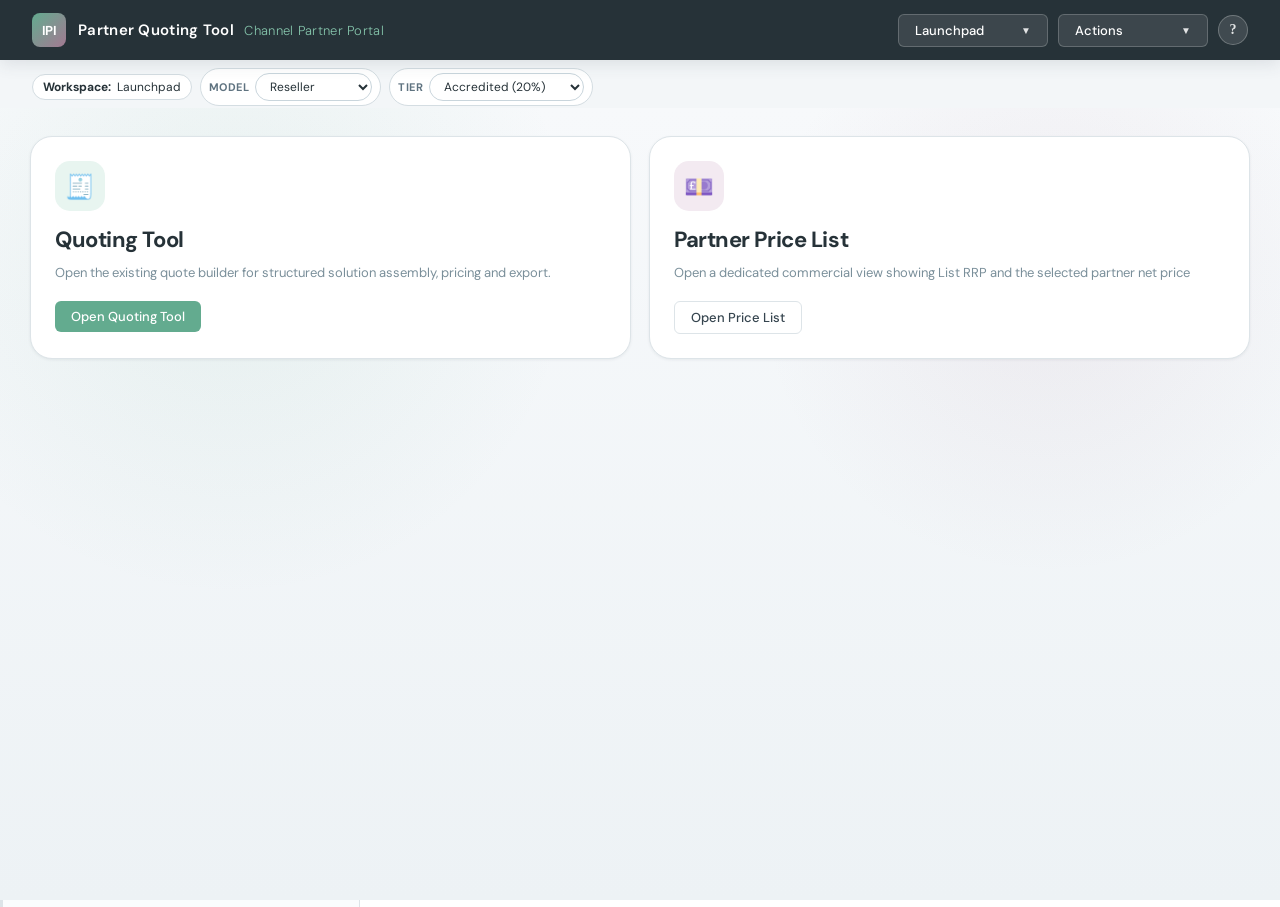
<file: assets/ipi-partner-quoting-tool.html>
<!DOCTYPE html>
<html lang="en">
<head>
<meta charset="UTF-8">
<meta name="viewport" content="width=device-width, initial-scale=1.0">
<title>IPI Partner Quoting Tool</title>
<link href="https://fonts.googleapis.com/css2?family=DM+Sans:wght@300;400;500;600;700&family=DM+Mono:wght@400;500&display=swap" rel="stylesheet">
<style>
  :root {
    --charcoal: #36454F;
    --charcoal-dark: #263238;
    --charcoal-light: #4a5f6b;
    --mauve: #A37992;
    --mauve-light: #c49ab3;
    --mauve-pale: #f3eaf1;
    --green: #63AB8F;
    --green-light: #85c4ab;
    --green-pale: #e8f5f0;
    --white: #ffffff;
    --off-white: #f7f9fb;
    --border: #dde4e8;
    --text-muted: #7a8f9a;
    --shadow-sm: 0 1px 3px rgba(54,69,79,0.08);
    --shadow-md: 0 4px 16px rgba(54,69,79,0.12);
    --shadow-lg: 0 8px 32px rgba(54,69,79,0.16);
    --radius: 10px;
    --radius-sm: 6px;
  }

  * { box-sizing: border-box; margin: 0; padding: 0; }

  body {
    font-family: 'DM Sans', sans-serif;
    background: var(--off-white);
    color: var(--charcoal);
    min-height: 100vh;
    font-size: 14px;
  }

  /* ─── HEADER ─── */
  header {
    background: var(--charcoal-dark);
    padding: 0 32px;
    display: flex;
    align-items: center;
    justify-content: space-between;
    height: 60px;
    position: sticky;
    top: 0;
    z-index: 400;
    box-shadow: var(--shadow-md);
  }

  .logo {
    display: flex;
    align-items: center;
    gap: 12px;
  }

  .logo-mark {
    width: 34px;
    height: 34px;
    background: linear-gradient(135deg, var(--green) 0%, var(--mauve) 100%);
    border-radius: 8px;
    display: flex;
    align-items: center;
    justify-content: center;
    font-weight: 700;
    color: white;
    font-size: 13px;
    letter-spacing: -0.5px;
  }

  .logo-text {
    color: white;
    font-weight: 600;
    font-size: 15px;
    letter-spacing: 0.3px;
  }

  .logo-text span {
    color: var(--green-light);
    font-weight: 300;
    font-size: 13px;
    margin-left: 6px;
  }

  .header-actions {
    display: flex;
    align-items: center;
    gap: 10px;
  }
  .workflow-context-bar {
    background: #f3f6f8;
    border-bottom: 1px solid var(--border);
    padding: 8px 32px;
    display: flex;
    flex-wrap: wrap;
    align-items: center;
    gap: 8px;
    min-height: 48px;
  }
  .context-chip {
    display: inline-flex;
    align-items: center;
    gap: 6px;
    padding: 4px 10px;
    border-radius: 999px;
    background: #fff;
    border: 1px solid #d4dde2;
    font-size: 12px;
    color: var(--charcoal-dark);
    white-space: nowrap;
  }
  .context-chip b { font-weight: 700; }
  .context-chip.status {
    background: #edf4ff;
    border-color: #c9dbf8;
    color: #2a52b0;
  }
  .context-profile-controls {
    display: inline-flex;
    align-items: center;
    gap: 6px;
    padding: 4px 8px;
    border-radius: 999px;
    background: #fff;
    border: 1px solid #d4dde2;
  }
  .context-profile-controls label {
    font-size: 11px;
    font-weight: 700;
    color: #5f7380;
    text-transform: uppercase;
    letter-spacing: 0.04em;
  }
  .context-profile-controls select {
    border: 1px solid #c9d5dc;
    border-radius: 999px;
    padding: 4px 22px 4px 10px;
    font-size: 12px;
    font-family: 'DM Sans', sans-serif;
    background: #fff;
    color: var(--charcoal-dark);
  }
  .context-separator {
    color: #9aa9b3;
    font-size: 12px;
    font-weight: 700;
    margin: 0 2px;
  }
  .toolbar-hidden {
    display: none !important;
  }
  .inherited-context-badge {
    border: 1px dashed #c9d5dc;
    background: #f7fafc;
    border-radius: 8px;
    padding: 8px 10px;
    display: flex;
    flex-direction: column;
    gap: 4px;
    min-height: 56px;
    justify-content: center;
  }
  .inherited-context-badge__title {
    font-size: 11px;
    color: #5f7380;
    font-weight: 700;
    text-transform: uppercase;
    letter-spacing: 0.06em;
  }
  .inherited-context-badge__value {
    font-size: 13px;
    color: var(--charcoal-dark);
    font-weight: 600;
  }
  .inherited-context-badge__helper {
    font-size: 11px;
    color: #5f7380;
    font-weight: 500;
  }

  .toolbar-menu {
    position: relative;
  }
  .toolbar-menu-btn {
    min-width: 150px;
    justify-content: space-between;
  }
  .toolbar-menu-caret {
    font-size: 10px;
    opacity: 0.85;
    margin-left: 8px;
  }
  .toolbar-menu-panel {
    position: absolute;
    top: calc(100% + 8px);
    right: 0;
    min-width: 260px;
    background: #fff;
    border: 1px solid var(--border);
    border-radius: var(--radius);
    box-shadow: var(--shadow-lg);
    padding: 8px;
    z-index: 200;
  }
  .toolbar-menu-panel.hidden {
    display: none;
  }
  .toolbar-menu-group {
    padding: 4px 0;
    border-bottom: 1px solid var(--off-white);
  }
  .toolbar-menu-group:last-child {
    border-bottom: none;
  }
  .toolbar-menu-group-title {
    font-size: 10px;
    font-weight: 700;
    text-transform: uppercase;
    letter-spacing: 0.8px;
    color: var(--text-muted);
    padding: 6px 10px 4px;
  }
  .toolbar-menu-item {
    width: 100%;
    border: none;
    background: transparent;
    text-align: left;
    display: flex;
    align-items: center;
    gap: 8px;
    padding: 8px 10px;
    border-radius: 8px;
    color: var(--charcoal);
    font-size: 13px;
    cursor: pointer;
    font-family: 'DM Sans', sans-serif;
  }
  .toolbar-menu-item:hover {
    background: var(--off-white);
  }
  .toolbar-menu-item svg {
    color: var(--text-muted);
    flex-shrink: 0;
  }
  .toolbar-menu-item.is-static {
    cursor: default;
    color: var(--text-muted);
    pointer-events: none;
  }
  .toolbar-menu-item.is-static:hover {
    background: transparent;
  }
  .toolbar-menu-empty {
    font-size: 12px;
    color: var(--text-muted);
    padding: 10px;
  }

  .btn {
    padding: 7px 16px;
    border-radius: var(--radius-sm);
    font-family: 'DM Sans', sans-serif;
    font-size: 13px;
    font-weight: 500;
    cursor: pointer;
    border: none;
    transition: all 0.15s ease;
    display: inline-flex;
    align-items: center;
    gap: 6px;
  }

  .btn-primary {
    background: var(--green);
    color: white;
  }
  .btn-primary:hover { background: var(--green-light); }

  .btn-secondary {
    background: rgba(255,255,255,0.1);
    color: white;
    border: 1px solid rgba(255,255,255,0.2);
  }
  .btn-secondary:hover { background: rgba(255,255,255,0.18); }

  .btn-outline {
    background: white;
    color: var(--charcoal);
    border: 1.5px solid var(--border);
  }
  .btn-outline:hover { border-color: var(--green); color: var(--green); }

  .btn-danger {
    background: #fff0f0;
    color: #c0392b;
    border: 1.5px solid #fad7d7;
  }
  .btn-danger:hover { background: #fad7d7; }

  .btn-sm { padding: 5px 10px; font-size: 12px; }

  /* ─── LAYOUT ─── */
  .app {
    display: grid;
    grid-template-columns: var(--panel-width, 360px) 1fr;
    height: calc(100vh - 108px);
    min-width: 0;
    overflow: hidden;
  }

  /* ─── LEFT PANEL ─── */
  .left-panel {
    background: white;
    border-right: none;
    display: flex;
    flex-direction: column;
    overflow: hidden;
    position: relative;
    container-type: inline-size;
    min-width: 0;
    max-width: 100%;
  }

  /* Drag handle on right edge of left panel */
  .panel-resizer {
    position: absolute;
    top: 0;
    right: 0;
    width: 5px;
    height: 100%;
    cursor: col-resize;
    z-index: 10;
    background: transparent;
    transition: background 0.15s;
    user-select: none;
  }
  .panel-resizer:hover,
  .panel-resizer.dragging {
    background: var(--green);
    opacity: 0.6;
  }
  .panel-resizer::after {
    content: '';
    position: absolute;
    top: 50%;
    left: 50%;
    transform: translate(-50%, -50%);
    width: 1px;
    height: 40px;
    background: var(--border);
    border-radius: 2px;
    transition: background 0.15s;
  }
  .panel-resizer:hover::after,
  .panel-resizer.dragging::after {
    background: white;
  }
  /* Thin border is drawn by the resizer itself when not hovered */
  .left-panel::after {
    content: '';
    position: absolute;
    top: 0;
    right: 0;
    width: 1px;
    height: 100%;
    background: var(--border);
    pointer-events: none;
  }

  .panel-header {
    padding: 18px 20px 14px;
    border-bottom: 1px solid var(--border);
    display: flex;
    flex-direction: column;
    gap: 5px;
  }

  .panel-title {
    font-size: 13px;
    font-weight: 600;
    color: var(--charcoal);
    text-transform: uppercase;
    letter-spacing: 0.8px;
    margin-bottom: 0;
  }

  .panel-header .catalogue-source-badge {
    margin-top: 0;
  }

  .search-box {
    position: relative;
  }

  .search-box input {
    width: 100%;
    padding: 9px 12px 9px 36px;
    border: 1.5px solid var(--border);
    border-radius: var(--radius-sm);
    font-family: 'DM Sans', sans-serif;
    font-size: 13px;
    color: var(--charcoal);
    background: var(--off-white);
    transition: border-color 0.15s;
    outline: none;
  }
  .search-box input:focus { border-color: var(--green); background: white; }
  .search-box input::placeholder { color: var(--text-muted); }

  .search-icon {
    position: absolute;
    left: 11px;
    top: 50%;
    transform: translateY(-50%);
    color: var(--text-muted);
    pointer-events: none;
  }

  /* Category filter tabs */
  .category-tabs {
    padding: 10px 20px 0;
    display: flex;
    gap: 6px;
    flex-wrap: wrap;
    border-bottom: 1px solid var(--border);
    padding-bottom: 10px;
  }

  .cat-tab {
    padding: 4px 10px;
    border-radius: 20px;
    font-size: 11.5px;
    font-weight: 500;
    cursor: pointer;
    border: 1.5px solid var(--border);
    background: white;
    color: var(--text-muted);
    transition: all 0.15s;
    white-space: nowrap;
  }
  .cat-tab:hover { border-color: var(--charcoal); color: var(--charcoal); }
  .cat-tab.active {
    background: var(--charcoal-dark);
    border-color: var(--charcoal-dark);
    color: white;
  }
  .cat-tab.active.cat-ccaas { background: var(--mauve); border-color: var(--mauve); }
  .cat-tab.active.cat-pci { background: var(--green); border-color: var(--green); }
  .cat-tab.active.cat-ai { background: #7c6ea3; border-color: #7c6ea3; }
  .cat-tab.active.cat-services { background: #e07b3a; border-color: #e07b3a; }
  .cat-tab.active.cat-telephony { background: #3a8de0; border-color: #3a8de0; }
  .cat-tab.active.cat-networking { background: #2aab7e; border-color: #2aab7e; }
  .cat-tab.active.cat-ucaas { background: #c0592f; border-color: #c0592f; }
  .cat-tab.active.cat-consultancy { background: #5a6e7a; border-color: #5a6e7a; }

  /* Product list */
  .product-list {
    flex: 1;
    min-height: 0;
    overflow-y: auto;
    overflow-x: hidden;
    padding: 6px 0;
  }

  .product-list::-webkit-scrollbar { width: 5px; }
  .product-list::-webkit-scrollbar-track { background: transparent; }
  .product-list::-webkit-scrollbar-thumb { background: var(--border); border-radius: 3px; }

  .product-item {
    padding: 10px 20px;
    cursor: pointer;
    border-bottom: 1px solid var(--off-white);
    transition: background 0.1s;
    display: flex;
    align-items: flex-start;
    justify-content: space-between;
    gap: 8px;
  }
  .product-item:hover { background: var(--off-white); }

  .product-item-info { flex: 1; min-width: 0; }

  .product-item-name {
    font-size: 13px;
    font-weight: 500;
    color: var(--charcoal);
    line-height: 1.35;
    margin-bottom: 3px;
  }

  .product-item-meta {
    display: flex;
    align-items: center;
    gap: 6px;
    flex-wrap: wrap;
  }

  .tag {
    padding: 2px 7px;
    border-radius: 10px;
    font-size: 10.5px;
    font-weight: 500;
  }

  .tag-billing {
    background: #e8f5f0;
    color: #1e7a55;
  }
  .tag-billing.monthly { background: #e8f0f5; color: #1e4e7a; }

  .product-item-price {
    text-align: right;
    flex-shrink: 0;
  }

  .price-list {
    font-size: 13px;
    font-weight: 600;
    color: var(--charcoal);
    font-family: 'DM Mono', monospace;
  }

  .price-threshold {
    font-size: 10.5px;
    color: var(--text-muted);
    font-family: 'DM Mono', monospace;
  }

  .add-btn {
    width: 24px;
    height: 24px;
    border-radius: 50%;
    background: var(--green-pale);
    border: 1.5px solid var(--green);
    color: var(--green);
    cursor: pointer;
    display: flex;
    align-items: center;
    justify-content: center;
    font-size: 16px;
    font-weight: 300;
    flex-shrink: 0;
    transition: all 0.15s;
    line-height: 1;
  }
  .add-btn:hover { background: var(--green); color: white; transform: scale(1.1); }

  /* ─── RIGHT PANEL ─── */
  .right-panel {
    display: flex;
    flex-direction: column;
    overflow: hidden;
    min-width: 0;
  }

  /* Quote Header */
  .quote-header {
    background: white;
    border-bottom: 1px solid var(--border);
    padding: 16px 28px;
    display: flex;
    align-items: center;
    justify-content: space-between;
    gap: 20px;
    flex-wrap: wrap;
  }

  .quote-meta {
    display: grid;
    grid-template-columns: repeat(4, 1fr);
    gap: 12px;
    flex: 1;
    min-width: 0;
  }

  .partner-level-display {
    width: 100%;
    padding: 7px 12px;
    border: 1.5px solid var(--border);
    border-radius: var(--radius-sm);
    background: var(--off-white);
    min-height: 34px;
    display: flex;
    align-items: center;
  }
  .partner-level-text {
    font-size: 13px;
    font-weight: 600;
    display: flex;
    align-items: center;
    gap: 8px;
  }
  .partner-level-text.none { color: var(--text-muted); font-weight: 400; font-style: italic; font-size: 12px; }
  .partner-level-text.accredited { color: #7a5800; }
  .partner-level-text.silver     { color: #3d5060; }
  .partner-level-text.gold       { color: #7a5c00; }
  .partner-level-text.platinum   { color: #1f2f3a; }
  .partner-level-display.accredited { border-color: #b0851a; background-color: #fffbf0; }
  .partner-level-display.silver     { border-color: #8a9aaa; background-color: #f4f7fa; }
  .partner-level-display.gold       { border-color: #c8992a; background-color: #fffaf0; }
  .partner-level-display.platinum   { border-color: #9fb5c3; background-color: #f4f8fb; }
  .level-icon { font-size: 15px; }

  .level-badge {
    display: inline-flex;
    align-items: center;
    gap: 4px;
    padding: 2px 8px;
    border-radius: 10px;
    font-size: 11px;
    font-weight: 600;
    margin-left: 6px;
  }
  .level-badge.accredited { background: #fff3cc; color: #7a5800; border: 1px solid #e8c84a; }
  .level-badge.silver     { background: #eef2f5; color: #3d5060; border: 1px solid #a0b0bc; }
  .level-badge.gold       { background: #fff7e0; color: #7a5c00; border: 1px solid #ddb830; }
  .level-badge.platinum   { background: #e9f1f7; color: #1f2f3a; border: 1px solid #9fb5c3; }

  .meta-field label {
    display: block;
    font-size: 10.5px;
    font-weight: 600;
    text-transform: uppercase;
    letter-spacing: 0.7px;
    color: var(--text-muted);
    margin-bottom: 4px;
  }

  .meta-field input, .meta-field select {
    width: 100%;
    padding: 7px 10px;
    border: 1.5px solid var(--border);
    border-radius: var(--radius-sm);
    font-family: 'DM Sans', sans-serif;
    font-size: 13px;
    color: var(--charcoal);
    background: white;
    outline: none;
    transition: border-color 0.15s;
  }
  .meta-field input:focus, .meta-field select:focus { border-color: var(--green); }
  .meta-field-helper {
    margin-top: 5px;
    font-size: 11px;
    color: var(--text-muted);
  }
  .multi-select {
    position: relative;
  }
  .multi-select-toggle {
    width: 100%;
    min-height: 37px;
    padding: 7px 10px;
    border: 1.5px solid var(--border);
    border-radius: var(--radius-sm);
    font-family: 'DM Sans', sans-serif;
    font-size: 13px;
    color: var(--charcoal);
    background: white;
    display: flex;
    justify-content: space-between;
    align-items: center;
    cursor: pointer;
  }
  .multi-select-toggle:focus { outline: none; border-color: var(--green); }
  .multi-select-menu {
    position: absolute;
    top: calc(100% + 4px);
    left: 0;
    right: 0;
    background: white;
    border: 1px solid var(--border);
    border-radius: var(--radius-sm);
    box-shadow: var(--shadow-sm);
    max-height: 220px;
    overflow-y: auto;
    z-index: 15;
    padding: 6px;
  }
  .multi-select-option {
    display: flex;
    align-items: center;
    gap: 8px;
    padding: 6px;
    border-radius: 8px;
    font-size: 13px;
    cursor: pointer;
  }
  .multi-select-option:hover { background: var(--off-white); }
  .multi-select-option input {
    width: 14px;
    height: 14px;
    margin: 0;
    accent-color: var(--green);
  }
  .multi-select-native {
    position: absolute;
    opacity: 0;
    pointer-events: none;
    width: 0;
    height: 0;
  }
  .meta-field-checkbox {
    display: flex;
    align-items: flex-end;
  }
  .meta-checkbox-label {
    display: inline-flex;
    align-items: center;
    gap: 8px;
    font-size: 12px;
    font-weight: 600;
    color: var(--charcoal);
    padding: 8px 10px;
    border: 1.5px solid var(--border);
    border-radius: var(--radius-sm);
    background: white;
    min-height: 36px;
    cursor: pointer;
    user-select: none;
  }
  .meta-checkbox-label input[type="checkbox"] {
    width: 14px;
    height: 14px;
    margin: 0;
    accent-color: var(--green);
  }

  /* Quote Body */
  .quote-body {
    flex: 1;
    overflow-y: auto;
    padding: 20px 28px;
  }

  .quote-body::-webkit-scrollbar { width: 5px; }
  .quote-body::-webkit-scrollbar-track { background: transparent; }
  .quote-body::-webkit-scrollbar-thumb { background: var(--border); border-radius: 3px; }

  .empty-state {
    text-align: center;
    padding: 60px 20px;
    color: var(--text-muted);
  }

  .empty-icon {
    width: 64px;
    height: 64px;
    background: var(--off-white);
    border-radius: 50%;
    display: flex;
    align-items: center;
    justify-content: center;
    margin: 0 auto 16px;
    font-size: 26px;
  }

  .empty-state h3 {
    font-size: 16px;
    font-weight: 600;
    color: var(--charcoal);
    margin-bottom: 6px;
  }

  .empty-state p {
    font-size: 13px;
    line-height: 1.5;
  }

  /* Quote Line Items */
  .quote-section {
    margin-bottom: 20px;
  }

  .section-header {
    display: flex;
    align-items: center;
    gap: 10px;
    margin-bottom: 8px;
  }

  .section-label {
    font-size: 11px;
    font-weight: 700;
    text-transform: uppercase;
    letter-spacing: 0.8px;
    color: var(--text-muted);
  }

  .section-divider {
    flex: 1;
    height: 1px;
    background: var(--border);
  }

  .line-items-table {
    width: 100%;
    border-collapse: collapse;
    background: white;
    border-radius: var(--radius);
    overflow: hidden;
    box-shadow: var(--shadow-sm);
  }

  .line-items-table th {
    background: var(--charcoal-dark);
    color: rgba(255,255,255,0.7);
    font-size: 10.5px;
    font-weight: 600;
    text-transform: uppercase;
    letter-spacing: 0.6px;
    padding: 9px 12px;
    text-align: left;
  }

  .line-items-table th:last-child { text-align: right; }

  .line-items-table td {
    padding: 10px 12px;
    border-bottom: 1px solid var(--off-white);
    font-size: 13px;
    vertical-align: middle;
  }

  .line-items-table tr:last-child td { border-bottom: none; }
  .line-items-table tbody tr:hover td { background: #fafcfd; }

  .line-items-table.cat-table th:nth-child(1),
  .line-items-table.cat-table td:nth-child(1) { width: 28%; }
  .line-items-table.cat-table th:nth-child(2),
  .line-items-table.cat-table td:nth-child(2),
  .line-items-table.cat-table th:nth-child(3),
  .line-items-table.cat-table td:nth-child(3) { white-space: nowrap; }
  .line-items-table.cat-table th:nth-child(8),
  .line-items-table.cat-table td:nth-child(8) { width: 44px; text-align: right; }

  .item-name-cell {
    max-width: 220px;
  }

  .item-name {
    font-weight: 500;
    color: var(--charcoal);
    font-size: 13px;
    line-height: 1.3;
  }

  .item-sap {
    font-size: 10.5px;
    color: var(--text-muted);
    font-family: 'DM Mono', monospace;
  }

  .qty-input {
    width: 72px;
    padding: 5px 8px;
    border: 1.5px solid var(--border);
    border-radius: 5px;
    font-family: 'DM Mono', monospace;
    font-size: 13px;
    text-align: right;
    color: var(--charcoal);
    outline: none;
    transition: border-color 0.15s;
  }
  .qty-input:focus { border-color: var(--green); }
  .qty-input.qty-input-invalid {
    border-color: #d88b8b;
    background: #fff7f7;
  }

  .price-cell {
    font-family: 'DM Mono', monospace;
    font-size: 13px;
    color: var(--charcoal);
    text-align: right;
    white-space: nowrap;
  }

  .override-input {
    width: 88px;
    padding: 5px 8px;
    border: 1.5px solid var(--border);
    border-radius: 5px;
    font-family: 'DM Mono', monospace;
    font-size: 13px;
    text-align: right;
    color: var(--charcoal);
    outline: none;
    transition: border-color 0.15s;
  }
  .override-input:focus { border-color: var(--mauve); }
  .override-input.overridden { border-color: var(--mauve); color: var(--mauve); background: var(--mauve-pale); }

  .line-total {
    font-family: 'DM Mono', monospace;
    font-size: 13px;
    font-weight: 600;
    color: var(--charcoal);
    text-align: right;
  }

  .remove-btn {
    background: none;
    border: none;
    cursor: pointer;
    color: #ccc;
    padding: 4px;
    border-radius: 4px;
    display: flex;
    align-items: center;
    transition: color 0.15s;
    font-size: 16px;
  }
  .remove-btn:hover { color: #c0392b; }

  /* Discount badge */
  .discount-badge {
    display: inline-block;
    background: var(--green-pale);
    color: #1e7a55;
    font-size: 10px;
    font-weight: 600;
    padding: 1px 5px;
    border-radius: 4px;
    font-family: 'DM Mono', monospace;
    margin-left: 4px;
  }
  .discount-badge.over { background: var(--mauve-pale); color: #7a3a5e; }

  /* ─── QUOTE FOOTER ─── */
  .quote-footer {
    background: white;
    border-top: 2px solid var(--border);
    padding: 16px 28px;
  }

  .footer-grid {
    display: grid;
    grid-template-columns: 1fr auto;
    gap: 20px;
    align-items: end;
  }

  .margin-summary {
    display: flex;
    gap: 24px;
    align-items: center;
  }

  .margin-item {
    text-align: center;
  }

  .margin-label {
    font-size: 10.5px;
    font-weight: 600;
    text-transform: uppercase;
    letter-spacing: 0.6px;
    color: var(--text-muted);
    margin-bottom: 3px;
  }

  .margin-value {
    font-family: 'DM Mono', monospace;
    font-size: 18px;
    font-weight: 700;
    color: var(--charcoal);
  }
  .margin-value.green { color: var(--green); }
  .margin-value.mauve { color: var(--mauve); }

  .margin-sub {
    font-size: 10.5px;
    color: var(--text-muted);
    font-family: 'DM Mono', monospace;
  }

  .footer-actions {
    display: flex;
    gap: 8px;
  }

  /* ─── MODAL ─── */
  .modal-overlay {
    position: fixed;
    inset: 0;
    background: rgba(38,50,56,0.5);
    backdrop-filter: blur(4px);
    z-index: 200;
    display: flex;
    align-items: center;
    justify-content: center;
    padding: 20px;
  }

  .modal {
    background: white;
    border-radius: 14px;
    box-shadow: var(--shadow-lg);
    max-width: 700px;
    width: 100%;
    max-height: 90vh;
    overflow: hidden;
    display: flex;
    flex-direction: column;
    animation: modalIn 0.2s ease;
  }

  @keyframes modalIn {
    from { opacity: 0; transform: translateY(8px) scale(0.98); }
    to { opacity: 1; transform: translateY(0) scale(1); }
  }

  .modal-header {
    padding: 20px 24px 16px;
    border-bottom: 1px solid var(--border);
    display: flex;
    align-items: flex-start;
    justify-content: space-between;
    gap: 16px;
  }

  .modal-title { font-size: 16px; font-weight: 700; }
  .modal-subtitle { font-size: 13px; color: var(--text-muted); margin-top: 3px; }

  .modal-close {
    width: 28px;
    height: 28px;
    border-radius: 50%;
    background: var(--off-white);
    border: none;
    cursor: pointer;
    display: flex;
    align-items: center;
    justify-content: center;
    font-size: 16px;
    color: var(--text-muted);
    flex-shrink: 0;
    transition: all 0.15s;
  }
  .modal-close:hover { background: var(--border); color: var(--charcoal); }

  .modal-body { padding: 20px 24px; flex: 1; min-height: 0; overflow-y: auto; }
  .modal-footer {
    padding: 16px 24px;
    border-top: 1px solid var(--border);
    display: flex;
    justify-content: flex-end;
    gap: 8px;
  }

  /* Preview / Export */
  .preview-section {
    margin-bottom: 20px;
  }

  .preview-label {
    font-size: 11px;
    font-weight: 700;
    text-transform: uppercase;
    letter-spacing: 0.7px;
    color: var(--text-muted);
    margin-bottom: 10px;
    display: flex;
    align-items: center;
    gap: 8px;
  }

  .preview-label::after {
    content: '';
    flex: 1;
    height: 1px;
    background: var(--border);
  }

  .preview-table {
    width: 100%;
    border-collapse: collapse;
    font-size: 12px;
  }

  .preview-table th {
    background: var(--charcoal);
    color: rgba(255,255,255,0.75);
    padding: 8px 10px;
    text-align: left;
    font-size: 10px;
    text-transform: uppercase;
    letter-spacing: 0.6px;
  }

  .preview-table td {
    padding: 8px 10px;
    border-bottom: 1px solid var(--off-white);
  }

  .preview-table td:last-child { text-align: right; font-family: 'DM Mono', monospace; }

  .preview-totals {
    margin-top: 12px;
    background: var(--off-white);
    border-radius: var(--radius-sm);
    padding: 14px 16px;
    display: grid;
    grid-template-columns: 1fr 1fr 1fr;
    gap: 12px;
  }

  .preview-total-item { text-align: center; }
  .preview-total-label { font-size: 10px; text-transform: uppercase; letter-spacing: 0.6px; color: var(--text-muted); margin-bottom: 3px; }
  .preview-total-value { font-size: 16px; font-weight: 700; font-family: 'DM Mono', monospace; }
  .preview-total-value.green { color: var(--green); }

  .hidden { display: none !important; }

  .quote-filter-bar {
    display: grid;
    grid-template-columns: minmax(0, 1fr) minmax(112px, auto);
    gap: 10px;
    padding: 10px 14px 8px;
    border-bottom: 1px solid var(--border);
    background: var(--off-white);
    align-items: end;
    min-width: 0;
  }
  .quote-filter-bar .search-field { min-width: 0; }
  .quote-filter-bar .meta-field {
    width: 100%;
    padding: 0;
    border: 0;
    border-radius: 0;
    background: transparent;
  }
  .quote-filter-bar .meta-field label {
    margin-bottom: 3px;
    font-size: 10px;
    letter-spacing: 0.6px;
    line-height: 1.2;
  }
  .quote-filter-bar .meta-field input {
    min-width: 0;
    width: 100%;
    max-width: 100%;
    min-height: 36px;
    height: 36px;
    padding-top: 6px;
    padding-bottom: 6px;
  }
  .quote-filter-bar-btn {
    border: 1px solid var(--border);
    background: white;
    color: var(--charcoal);
    border-radius: 999px;
    font-size: 12px;
    font-weight: 700;
    padding: 8px 13px;
    cursor: pointer;
    white-space: nowrap;
    align-self: end;
    min-width: 112px;
    height: 36px;
    display: inline-flex;
    align-items: center;
    justify-content: center;
    flex: 0 0 auto;
  }
  .quote-filter-bar-btn:hover { background: var(--off-white); }

  .quote-filter-controls {
    display: grid;
    grid-template-columns: minmax(0, 1fr);
    min-width: 0;
    gap: 8px 10px;
    padding: 8px 14px 10px;
    border-bottom: 1px solid var(--border);
    background: var(--off-white);
    align-items: end;
    container-type: inline-size;
  }
  .left-panel #quoteFilterControls {
    grid-template-columns: minmax(0, 1fr);
    width: 100%;
    max-width: 100%;
    overflow: visible;
    box-sizing: border-box;
  }
  .quote-filter-controls .quote-filter-drawer-head {
    grid-column: 1 / -1;
    display: flex;
    justify-content: space-between;
    align-items: center;
    gap: 8px;
    min-width: 0;
    flex-wrap: wrap;
  }
  .quote-filter-controls .meta-field {
    width: 100%;
    padding: 0;
    border: 0;
    border-radius: 0;
    background: transparent;
    min-width: 0;
  }
  .quote-filter-controls .meta-field label {
    margin-bottom: 3px;
    font-size: 10px;
    letter-spacing: 0.6px;
    line-height: 1.2;
  }
  .quote-filter-controls .meta-field input,
  .quote-filter-controls .meta-field select,
  .quote-filter-controls .multi-select-toggle {
    min-width: 0;
    width: 100%;
    max-width: 100%;
    min-height: 36px;
    height: 36px;
    padding-top: 6px;
    padding-bottom: 6px;
  }
  @container (min-width: 700px) {
    .quote-filter-controls {
      grid-template-columns: repeat(2, minmax(0, 1fr));
    }
  }
  @container (min-width: 1020px) {
    .left-panel #quoteFilterControls {
      grid-template-columns: repeat(3, minmax(0, 1fr));
    }
  }
  .left-panel.quote-filters-collapsed .product-list { padding-top: 2px; }
  .filter-pill {
    padding: 3px 10px;
    border-radius: 12px;
    font-size: 11.5px;
    font-weight: 500;
    cursor: pointer;
    border: 1.5px solid var(--border);
    background: white;
    color: var(--charcoal);
    transition: all 0.12s;
    white-space: nowrap;
    user-select: none;
  }
  .filter-pill:hover { border-color: var(--charcoal); }
  .filter-pill.active { background: var(--charcoal-dark); border-color: var(--charcoal-dark); color: white; }
  .filter-pill.active.agent-named  { background: var(--green);  border-color: var(--green); }
  .filter-pill.active.agent-conc   { background: var(--mauve);  border-color: var(--mauve); }
  .filter-pill.active.pay-prepay   { background: #3a8de0;       border-color: #3a8de0; }
  .filter-pill.active.pay-monthly  { background: #e07b3a;       border-color: #e07b3a; }
  .product-item-name-qualifier {
    font-size: 10px;
    padding: 1px 6px;
    border-radius: 8px;
    font-weight: 600;
    margin-left: 5px;
    vertical-align: middle;
  }
  .q-named   { background: var(--green-pale);  color: #1e7a55; border: 1px solid var(--green); }
  .q-conc    { background: var(--mauve-pale);  color: #7a3a5e; border: 1px solid var(--mauve); }
  .q-prepay  { background: #e8f0ff; color: #2a52b0; border: 1px solid #aac0f0; }
  .q-monthly { background: #fff3e8; color: #a04a00; border: 1px solid #f0b080; }

  /* Category colour dots */
  .cat-dot {
    display: inline-block;
    width: 7px;
    height: 7px;
    border-radius: 50%;
    margin-right: 5px;
    flex-shrink: 0;
  }

  /* Confirm banner */
  .confirm-banner {
    display: flex;
    align-items: center;
    justify-content: space-between;
    gap: 16px;
    background: #fff8f0;
    border: 1.5px solid #f0c070;
    border-radius: var(--radius-sm);
    padding: 10px 16px;
    margin-bottom: 16px;
    flex-wrap: wrap;
    animation: toastIn 0.2s ease;
  }
  .confirm-msg { font-size: 13px; font-weight: 500; color: var(--charcoal); flex: 1; }
  .confirm-actions { display: flex; gap: 8px; flex-shrink: 0; }

  /* Notification toast */
  .toast {
    position: fixed;
    bottom: 24px;
    right: 24px;
    background: var(--charcoal-dark);
    color: white;
    padding: 10px 16px;
    border-radius: var(--radius-sm);
    font-size: 13px;
    font-weight: 500;
    box-shadow: var(--shadow-lg);
    z-index: 300;
    animation: toastIn 0.2s ease;
    display: flex;
    align-items: center;
    gap: 8px;
  }
  .catalogue-load-summary {
    position: fixed;
    top: 88px;
    right: 24px;
    min-width: 260px;
    max-width: 420px;
    background: #ffffff;
    color: var(--charcoal-dark);
    border: 1px solid rgba(0, 125, 98, 0.24);
    border-left: 4px solid var(--green);
    border-radius: var(--radius-sm);
    box-shadow: var(--shadow-lg);
    padding: 12px 14px;
    z-index: 310;
    pointer-events: none;
    animation: toastIn 0.2s ease;
  }
  .catalogue-load-summary strong {
    display: block;
    font-size: 13px;
    font-weight: 700;
    margin-bottom: 3px;
  }
  .catalogue-load-summary span {
    display: block;
    font-size: 12px;
    color: #4a5d69;
  }

  @keyframes toastIn {
    from { opacity: 0; transform: translateY(8px); }
    to { opacity: 1; transform: translateY(0); }
  }

  /* ─── Product family groups ──────────────────────────────────────── */
  .product-family {
    border-bottom: 1px solid var(--off-white);
  }
  .product-family:last-child { border-bottom: none; }

  .family-header {
    display: flex;
    align-items: center;
    gap: 8px;
    padding: 8px 14px 8px 16px;
    cursor: pointer;
    background: var(--off-white);
    border-bottom: 1px solid var(--border);
    transition: background 0.1s;
    user-select: none;
  }
  .family-header:hover { background: #e8eef2; }
  .family-header.single:hover { background: var(--green-pale); }

  .family-name {
    font-size: 12.5px;
    font-weight: 700;
    color: var(--charcoal);
    flex: 1;
    min-width: 0;
    white-space: nowrap;
    overflow: hidden;
    text-overflow: ellipsis;
  }

  .family-meta {
    display: flex;
    align-items: center;
    gap: 5px;
    flex-shrink: 0;
  }

  .family-count {
    font-size: 10px;
    color: var(--text-muted);
    background: var(--border);
    padding: 1px 6px;
    border-radius: 8px;
    font-weight: 600;
  }

  .family-price {
    font-size: 12.5px;
    font-weight: 700;
    font-family: DM Mono, monospace;
    color: var(--charcoal);
    min-width: 52px;
    text-align: right;
  }

  .family-add-btn {
    width: 22px;
    height: 22px;
    border-radius: 50%;
    background: var(--green-pale);
    border: 1.5px solid var(--green);
    color: var(--green);
    cursor: pointer;
    display: flex;
    align-items: center;
    justify-content: center;
    font-size: 15px;
    font-weight: 300;
    flex-shrink: 0;
    transition: all 0.15s;
    line-height: 1;
  }
  .family-add-btn:hover { background: var(--green); color: white; transform: scale(1.08); }

  .family-chevron {
    font-size: 9px;
    color: var(--text-muted);
    transition: transform 0.18s;
    flex-shrink: 0;
    width: 12px;
    text-align: center;
  }
  .family-chevron.open { transform: rotate(90deg); }

  .family-items { display: none; }
  .family-items.open { display: block; }

  /* Variant rows indented inside a family */
  .product-item.variant {
    padding-left: 24px;
    border-left: 3px solid var(--border);
    background: #fafcfd;
  }
  .product-item.variant:hover { background: var(--off-white); }
  .product-item.variant .product-item-name {
    font-size: 12.5px;
    font-weight: 500;
  }

  .no-results {
    padding: 32px 20px;
    text-align: center;
    color: var(--text-muted);
    font-size: 13px;
  }

  /* Billing block wrappers */
  .billing-block {
    margin-bottom: 24px;
    border: 1.5px solid var(--border);
    border-radius: var(--radius);
    overflow: hidden;
    background: white;
    box-shadow: var(--shadow-sm);
  }

  .billing-block-header {
    background: var(--charcoal-dark);
    padding: 10px 16px;
    display: flex;
    align-items: center;
    gap: 10px;
  }

  .billing-block-title {
    font-size: 12px;
    font-weight: 700;
    text-transform: uppercase;
    letter-spacing: 0.8px;
    color: white;
    white-space: nowrap;
  }

  .billing-block-total {
    font-family: 'DM Mono', monospace;
    font-size: 14px;
    font-weight: 700;
    color: var(--green-light);
    white-space: nowrap;
    flex-shrink: 0;
  }

  /* Category group inside billing block */
  .cat-group {
    border-top: 1px solid var(--off-white);
  }

  .cat-group:first-child {
    border-top: none;
  }

  .cat-group-header {
    padding: 8px 16px;
    background: var(--off-white);
    display: flex;
    align-items: center;
    gap: 8px;
    border-top: 1px solid var(--border);
    border-bottom: 1px solid var(--border);
  }

  .cat-group-label {
    font-size: 11.5px;
    font-weight: 700;
    color: var(--charcoal);
    text-transform: uppercase;
    letter-spacing: 0.5px;
  }

  .cat-group-divider {
    flex: 1;
    height: 1px;
    background: var(--border);
  }

  .cat-group-subtotal {
    font-family: 'DM Mono', monospace;
    font-size: 12px;
    font-weight: 600;
    color: var(--charcoal);
    white-space: nowrap;
  }

  .cat-table {
    border-radius: 0;
    box-shadow: none;
  }

  .cat-table th {
    background: #3a4f5c;
    font-size: 10px;
    padding: 7px 12px;
  }

  /* Saved Quotes list */
  .saved-quote-item {
    padding: 14px 20px;
    border-bottom: 1px solid var(--off-white);
    display: flex;
    align-items: center;
    gap: 14px;
    transition: background 0.1s;
  }
  .saved-quote-item:hover { background: var(--off-white); }
  .saved-quote-item:last-child { border-bottom: none; }
  .sq-info { flex: 1; min-width: 0; }
  .sq-ref { font-weight: 700; font-size: 13px; color: var(--charcoal); }
  .sq-meta { font-size: 11.5px; color: var(--text-muted); margin-top: 2px; }
  .sq-totals { text-align: right; flex-shrink: 0; }
  .sq-mrc { font-family: 'DM Mono', monospace; font-size: 13px; font-weight: 600; color: var(--green); }
  .sq-acv { font-family: 'DM Mono', monospace; font-size: 11px; color: var(--text-muted); }
  .sq-actions { display: flex; gap: 6px; flex-shrink: 0; }
  .saved-quotes-empty { padding: 40px 20px; text-align: center; color: var(--text-muted); font-size: 13px; }
  .sq-level-badge { display:inline-flex;align-items:center;padding:1px 7px;border-radius:10px;font-size:10.5px;font-weight:600;margin-left:6px; }
  .sq-level-badge.accredited{background:#fff3cc;color:#7a5800;border:1px solid #e8c84a}
  .sq-level-badge.silver{background:#eef2f5;color:#3d5060;border:1px solid #a0b0bc}
  .sq-level-badge.gold{background:#fff7e0;color:#7a5c00;border:1px solid #ddb830}
  .sq-level-badge.platinum{background:#e9f1f7;color:#1f2f3a;border:1px solid #9fb5c3}

  /* Read-only price cell */
  .price-display {
    font-family: 'DM Mono', monospace;
    font-size: 13px;
    font-weight: 600;
    color: var(--charcoal);
    padding: 5px 8px;
    background: var(--off-white);
    border-radius: 5px;
    border: 1.5px solid var(--border);
    display: inline-block;
    min-width: 88px;
    text-align: right;
  }
  .price-display.discounted { color: var(--green); border-color: var(--green-pale); background: var(--green-pale); }

  /* Quote Notes */
  .quote-notes-area {
    margin: 0 28px 16px;
    border: 1.5px solid var(--border);
    border-radius: var(--radius);
    background: white;
    overflow: hidden;
    box-shadow: var(--shadow-sm);
  }
  .quote-notes-header {
    padding: 8px 14px;
    background: var(--off-white);
    border-bottom: 1px solid var(--border);
    display: flex;
    align-items: center;
    justify-content: space-between;
    cursor: pointer;
    user-select: none;
  }
  .quote-notes-header:hover { background: var(--border); }
  .quote-notes-title {
    font-size: 11px;
    font-weight: 700;
    text-transform: uppercase;
    letter-spacing: 0.7px;
    color: var(--text-muted);
    display: flex;
    align-items: center;
    gap: 7px;
  }
  .quote-notes-toggle { font-size: 11px; color: var(--text-muted); }
  .notes-textarea {
    width: 100%;
    padding: 12px 14px;
    border: none;
    font-family: 'DM Sans', sans-serif;
    font-size: 13px;
    color: var(--charcoal);
    resize: vertical;
    min-height: 80px;
    outline: none;
    line-height: 1.5;
  }
  .notes-textarea::placeholder { color: var(--text-muted); }

  /* Validity date in meta */
  .quote-meta { grid-template-columns: repeat(4, minmax(0, 1fr)) !important; }

  /* Status badges */
  .status-badge {
    display: inline-flex;
    align-items: center;
    gap: 4px;
    padding: 2px 8px;
    border-radius: 10px;
    font-size: 10.5px;
    font-weight: 600;
    cursor: pointer;
    border: 1.5px solid transparent;
    transition: all 0.15s;
  }
  .status-badge.draft   { background:#f0f4f6; color:#5a6e7a; border-color:#c5d0d8; }
  .status-badge.sent    { background:#e8f0ff; color:#2a52b0; border-color:#aac0f0; }
  .status-badge.won     { background:#e8f5f0; color:#1e7a55; border-color:#7dc8a8; }
  .status-badge.lost    { background:#fef0f0; color:#a02020; border-color:#f0a0a0; }
  .status-badge:hover   { filter: brightness(0.95); }

  .sq-status-select {
    font-family: 'DM Sans', sans-serif;
    font-size: 11px;
    font-weight: 600;
    padding: 3px 6px;
    border-radius: 6px;
    border: 1.5px solid var(--border);
    outline: none;
    cursor: pointer;
    background: white;
  }

  /* Templates panel */
  .templates-btn {
    width: 100%;
    padding: 9px 14px;
    background: linear-gradient(135deg, var(--charcoal-dark), #3a5a6a);
    color: white;
    border: none;
    font-family: 'DM Sans', sans-serif;
    font-size: 12px;
    font-weight: 600;
    cursor: pointer;
    display: flex;
    align-items: center;
    gap: 8px;
    transition: opacity 0.15s;
    letter-spacing: 0.3px;
  }
  .templates-btn:hover { opacity: 0.88; }

  .template-item {
    padding: 10px 16px;
    border-bottom: 1px solid var(--off-white);
    cursor: pointer;
    transition: background 0.1s;
  }
  .template-item:hover { background: var(--off-white); }
  .template-item:last-child { border-bottom: none; }
  .template-name { font-size: 13px; font-weight: 600; color: var(--charcoal); margin-bottom: 2px; }
  .template-desc { font-size: 11.5px; color: var(--text-muted); }
  .template-meta { font-size: 11px; color: var(--green); font-weight: 600; margin-top: 3px; }

  /* Duplicate button */
  .sq-duplicate-btn { }

  /* Pipeline summary bar */
  .pipeline-bar {
    display: grid;
    grid-template-columns: repeat(4, 1fr);
    gap: 1px;
    background: var(--border);
    border-bottom: 1px solid var(--border);
  }
  .pipeline-cell {
    background: white;
    padding: 10px 16px;
    text-align: center;
  }
  .pipeline-label { font-size: 9px; text-transform: uppercase; letter-spacing: 0.7px; color: var(--text-muted); margin-bottom: 3px; font-weight: 600; }
  .pipeline-value { font-size: 15px; font-weight: 700; font-family: 'DM Mono', monospace; }
  .pipeline-count { font-size: 10px; color: var(--text-muted); margin-top: 1px; }
  .pv-won { color: var(--green); }
  .pv-sent { color: #2a52b0; }
  .pv-draft { color: var(--charcoal); }
  .pv-lost { color: #a02020; }

  #savedQuotesModal .modal {
    width: min(1200px, 94vw);
    height: min(88vh, 900px);
    max-width: none;
    max-height: none;
  }
  #savedQuotesBody {
    padding: 0;
    overflow-y: auto;
    display: flex;
    flex-direction: column;
    min-height: 0;
  }
  .saved-quotes-top-region {
    position: sticky;
    top: 0;
    z-index: 2;
    background: white;
    border-bottom: 1px solid var(--border);
  }
  .saved-quotes-toolbar {
    display: grid;
    grid-template-columns: minmax(220px, 1fr) auto auto auto;
    gap: 10px;
    align-items: center;
    padding: 12px 16px;
    border-top: 1px solid var(--border);
    background: #fbfcfd;
  }
  .saved-quotes-toolbar .meta-field { margin: 0; }
  .saved-quotes-toolbar input,
  .saved-quotes-toolbar select { width: 100%; }
  .saved-quotes-results {
    font-size: 11px;
    color: var(--text-muted);
    white-space: nowrap;
    font-weight: 600;
  }
  .saved-quotes-clear {
    color: #2a52b0;
    text-decoration: underline;
    cursor: pointer;
    font-weight: 600;
  }
  .saved-quotes-list-region { min-height: 0; }

  /* Product Detail Panel */
  .product-detail-overlay {
    position: fixed;
    inset: 0;
    background: rgba(38,50,56,0.4);
    backdrop-filter: blur(3px);
    z-index: 150;
    display: flex;
    align-items: stretch;
    justify-content: flex-end;
    pointer-events: none;
    opacity: 0;
    transition: opacity 0.2s ease;
  }
  .product-detail-overlay.visible {
    pointer-events: all;
    opacity: 1;
  }
  .product-detail-panel {
    width: 400px;
    max-width: 95vw;
    background: white;
    box-shadow: -4px 0 32px rgba(38,50,56,0.18);
    display: flex;
    flex-direction: column;
    transform: translateX(40px);
    transition: transform 0.22s cubic-bezier(0.16,1,0.3,1);
    overflow: hidden;
  }
  .product-detail-overlay.visible .product-detail-panel {
    transform: translateX(0);
  }
  .pd-header {
    padding: 18px 20px 14px;
    border-bottom: 1px solid var(--border);
    display: flex;
    align-items: flex-start;
    gap: 12px;
  }
  .pd-cat-dot {
    width: 10px;
    height: 10px;
    border-radius: 50%;
    flex-shrink: 0;
    margin-top: 5px;
  }
  .pd-title { font-size: 15px; font-weight: 700; color: var(--charcoal); line-height: 1.3; flex: 1; }
  .pd-sku { font-size: 11px; color: var(--text-muted); font-family: "DM Mono", monospace; margin-top: 3px; }
  .pd-close {
    width: 28px; height: 28px; border-radius: 50%; border: none; background: var(--off-white);
    cursor: pointer; font-size: 15px; color: var(--text-muted); flex-shrink: 0;
    display: flex; align-items: center; justify-content: center; transition: background 0.15s;
  }
  .pd-close:hover { background: var(--border); color: var(--charcoal); }
  .pd-body { flex: 1; overflow-y: auto; padding: 18px 20px; }
  .pd-body::-webkit-scrollbar { width: 4px; }
  .pd-body::-webkit-scrollbar-thumb { background: var(--border); border-radius: 2px; }
  .pd-section-title {
    font-size: 10px; font-weight: 700; text-transform: uppercase; letter-spacing: 0.8px;
    color: var(--text-muted); margin: 0 0 8px; display: flex; align-items: center; gap: 8px;
  }
  .pd-section-title::after { content: ''; flex: 1; height: 1px; background: var(--border); }
  .pd-desc { font-size: 13px; color: var(--charcoal); line-height: 1.6; margin-bottom: 16px; }
  .pd-specs {
    display: grid; grid-template-columns: 1fr 1fr; gap: 8px; margin-bottom: 16px;
  }
  .pd-spec {
    background: var(--off-white); border-radius: 6px; padding: 8px 10px;
    border: 1px solid var(--border);
  }
  .pd-spec-label { font-size: 9.5px; font-weight: 600; text-transform: uppercase; letter-spacing: 0.5px; color: var(--text-muted); margin-bottom: 3px; }
  .pd-spec-value { font-size: 12.5px; font-weight: 600; color: var(--charcoal); }
  .pd-price-box {
    background: var(--green-pale); border: 1.5px solid var(--green); border-radius: 8px;
    padding: 12px 14px; margin-bottom: 16px; display: flex; align-items: center; justify-content: space-between;
  }
  .pd-price-label { font-size: 11px; font-weight: 600; color: var(--green); text-transform: uppercase; letter-spacing: 0.4px; }
  .pd-price-value { font-size: 18px; font-weight: 700; color: var(--green); font-family: "DM Mono", monospace; }
  .pd-price-sub { font-size: 10px; color: var(--green); opacity: 0.7; }
  .pd-related-item {
    padding: 10px 12px; border: 1.5px solid var(--border); border-radius: 8px;
    margin-bottom: 8px; cursor: pointer; transition: all 0.15s; display: flex;
    align-items: flex-start; gap: 10px;
  }
  .pd-related-item:hover { border-color: var(--green); background: var(--green-pale); }
  .pd-related-name { font-size: 12.5px; font-weight: 600; color: var(--charcoal); line-height: 1.3; }
  .pd-related-why { font-size: 11px; color: var(--text-muted); margin-top: 2px; line-height: 1.4; }
  .pd-related-price { font-size: 11.5px; font-weight: 700; color: var(--green); font-family: "DM Mono", monospace; white-space: nowrap; flex-shrink: 0; }
  .pd-footer {
    padding: 14px 20px; border-top: 1px solid var(--border); display: flex; gap: 8px;
  }
  .info-btn {
    width: 22px; height: 22px; border-radius: 50%; background: var(--off-white);
    border: 1.5px solid var(--border); color: var(--text-muted); cursor: pointer;
    display: flex; align-items: center; justify-content: center; font-size: 11px;
    font-weight: 700; flex-shrink: 0; transition: all 0.15s; line-height: 1;
  }
  .info-btn:hover { background: var(--charcoal); color: white; border-color: var(--charcoal); }

  /* Version management */
  .sq-group { border-bottom: 1px solid var(--border); }
  .sq-group:last-child { border-bottom: none; }
  .sq-group-header { width: 100%; border: 0; text-align: left; padding: 12px 20px; display: flex; align-items: center; justify-content: space-between; gap: 16px; cursor: pointer; transition: background 0.1s; user-select: none; background: transparent; font: inherit; }
  .sq-group-header:hover { background: var(--off-white); }
  .sq-group-header:focus-visible,
  .sq-status-select:focus-visible,
  .sq-load-latest-btn:focus-visible,
  .sq-load-btn:focus-visible,
  .sq-delete-btn:focus-visible,
  .sq-duplicate-btn:focus-visible,
  .sq-icon-btn:focus-visible,
  .sq-action-menu-item:focus-visible {
    outline: 2px solid var(--green);
    outline-offset: 2px;
  }
  .sq-group-main { flex: 1; min-width: 0; }
  .sq-group-baseref { font-size: 15px; font-weight: 800; color: var(--charcoal); line-height: 1.15; display: flex; align-items: center; gap: 6px; flex-wrap: wrap; }
  .sq-group-meta { font-size: 11px; color: var(--text-muted); margin-top: 3px; line-height: 1.35; }
  .sq-group-right { display: flex; align-items: center; gap: 10px; flex-shrink: 0; }
  .sq-group-kpi { text-align: right; min-width: 88px; }
  .sq-group-mrc { font-family: "DM Mono", monospace; font-size: 12.5px; font-weight: 700; color: var(--green); line-height: 1.15; }
  .sq-group-acv { font-size: 10px; color: var(--text-muted); margin-top: 1px; }
  .sq-group-actions { display: flex; align-items: center; gap: 6px; }
  .sq-version-count { font-size: 10px; font-weight: 600; background: var(--charcoal-dark); color: white; padding: 2px 7px; border-radius: 999px; }
  .sq-header-control { min-height: 32px; }
  .sq-status-control { display: flex; align-items: center; gap: 6px; padding: 0 2px; }
  .sq-status-label { font-size: 10px; text-transform: uppercase; letter-spacing: 0.04em; color: var(--text-muted); font-weight: 700; }
  .sq-status-control .sq-status-select { min-height: 32px; padding-top: 0; padding-bottom: 0; }
  .sq-load-latest-btn { min-height: 32px; white-space: nowrap; font-weight: 700; }
  .sq-icon-btn { min-width: 32px; min-height: 32px; border: 1px solid var(--border); border-radius: 7px; background: white; color: var(--charcoal); cursor: pointer; display: inline-flex; align-items: center; justify-content: center; padding: 0; line-height: 1; }
  .sq-icon-btn:hover { background: var(--off-white); border-color: #cfd8dc; }
  .sq-action-menu-wrap { position: relative; }
  .sq-action-menu { position: absolute; top: calc(100% + 6px); right: 0; background: white; border: 1px solid var(--border); border-radius: 8px; box-shadow: 0 8px 20px rgba(0,0,0,0.1); padding: 5px; min-width: 130px; display: none; z-index: 5; }
  .sq-action-menu-wrap.open .sq-action-menu { display: block; }
  .sq-action-menu-item { width: 100%; min-height: 32px; border: none; background: transparent; border-radius: 6px; font-size: 11px; font-weight: 600; color: var(--charcoal); text-align: left; padding: 6px 8px; cursor: pointer; }
  .sq-action-menu-item:hover { background: var(--off-white); }
  .sq-group-chevron { font-size: 11px; color: var(--text-muted); transition: transform 0.2s; flex-shrink: 0; }
  .sq-group-chevron.open { transform: rotate(90deg); }
  .sq-versions-list { display: none; border-top: 1px solid var(--off-white); }
  .sq-versions-list.open { display: block; }
  .sq-version-row { padding: 10px 20px 10px 36px; display: flex; align-items: center; gap: 12px; border-bottom: 1px solid var(--off-white); transition: background 0.1s; }
  .sq-version-row:last-child { border-bottom: none; }
  .sq-version-row:hover { background: #fafcfd; }
  .sq-version-row.latest { background: var(--green-pale); }
  .sq-version-row.latest:hover { background: #d8ede6; }
  .sq-version-badge { font-size: 10px; font-weight: 700; padding: 2px 7px; border-radius: 8px; background: var(--off-white); color: var(--text-muted); border: 1px solid var(--border); white-space: nowrap; flex-shrink: 0; }
  .sq-version-row.latest .sq-version-badge { background: var(--green); color: white; border-color: var(--green); }
  .sq-version-info { flex: 1; min-width: 0; }
  .sq-version-date { font-size: 11.5px; color: var(--charcoal); font-weight: 500; }
  .sq-version-change { font-size: 11px; color: var(--text-muted); margin-top: 1px; font-style: italic; }
  .sq-version-totals { text-align: right; flex-shrink: 0; }
  .sq-version-mrc { font-family: "DM Mono", monospace; font-size: 12.5px; font-weight: 600; color: var(--green); }
  .sq-version-acv { font-family: "DM Mono", monospace; font-size: 10.5px; color: var(--text-muted); }
  .sq-version-actions { display: flex; gap: 5px; flex-shrink: 0; }
  .version-indicator { display: inline-flex; align-items: center; gap: 5px; padding: 2px 8px; background: var(--charcoal-dark); color: white; border-radius: 10px; font-size: 11px; font-weight: 600; margin-left: 6px; vertical-align: middle; }
  .version-indicator.unsaved { background: var(--mauve); }
  .btn-version { background: linear-gradient(135deg, var(--charcoal-dark), #3a5a6a); color: white; border: none; }
  .btn-version:hover { opacity: 0.88; }

  /* Help button */
  .help-btn {
    width: 30px;
    height: 30px;
    border-radius: 50%;
    background: rgba(255,255,255,0.12);
    border: 1.5px solid rgba(255,255,255,0.25);
    color: rgba(255,255,255,0.85);
    font-size: 14px;
    font-weight: 700;
    cursor: pointer;
    display: flex;
    align-items: center;
    justify-content: center;
    transition: all 0.15s;
    font-family: Georgia, serif;
    flex-shrink: 0;
  }
  .help-btn:hover {
    background: var(--green);
    border-color: var(--green);
    color: white;
    transform: scale(1.08);
  }

  /* Help modal */
  .help-modal { max-width: 680px; }
  .help-section { margin-bottom: 22px; }
  .help-section:last-child { margin-bottom: 0; }
  .help-section-title {
    font-size: 12px;
    font-weight: 700;
    text-transform: uppercase;
    letter-spacing: 0.8px;
    color: var(--charcoal);
    margin-bottom: 10px;
    display: flex;
    align-items: center;
    gap: 8px;
    padding-bottom: 6px;
    border-bottom: 2px solid var(--border);
  }
  .help-section-icon { font-size: 16px; }
  .help-steps { list-style: none; }
  .help-steps li {
    display: flex;
    gap: 12px;
    margin-bottom: 9px;
    font-size: 13px;
    line-height: 1.5;
    color: var(--charcoal);
  }
  .help-step-num {
    width: 22px;
    height: 22px;
    border-radius: 50%;
    background: var(--charcoal-dark);
    color: white;
    font-size: 11px;
    font-weight: 700;
    display: flex;
    align-items: center;
    justify-content: center;
    flex-shrink: 0;
    margin-top: 1px;
  }
  .help-tips { display: grid; grid-template-columns: 1fr 1fr; gap: 8px; }
  .help-tip {
    background: var(--off-white);
    border: 1px solid var(--border);
    border-radius: 8px;
    padding: 10px 12px;
    font-size: 12.5px;
    line-height: 1.45;
    color: var(--charcoal);
  }
  .help-tip strong { display: block; margin-bottom: 2px; color: var(--charcoal-dark); }
  .help-shortcut {
    display: inline-flex;
    align-items: center;
    gap: 6px;
    background: var(--off-white);
    border: 1px solid var(--border);
    border-radius: 6px;
    padding: 5px 10px;
    font-size: 12px;
    color: var(--charcoal);
    margin: 3px 0;
  }
  .help-shortcut kbd {
    background: white;
    border: 1px solid var(--border);
    border-radius: 4px;
    padding: 1px 6px;
    font-size: 11px;
    font-family: "DM Mono", monospace;
    color: var(--charcoal-dark);
    box-shadow: 0 1px 2px rgba(0,0,0,0.1);
  }
  .help-badge {
    display: inline-block;
    padding: 1px 7px;
    border-radius: 8px;
    font-size: 10.5px;
    font-weight: 600;
    vertical-align: middle;
  }
  .hb-green { background: var(--green-pale); color: #1e7a55; border: 1px solid var(--green); }
  .hb-mauve { background: var(--mauve-pale); color: #7a3a5e; border: 1px solid var(--mauve); }
  .hb-gold  { background: #fff7e0; color: #7a5c00; border: 1px solid #ddb830; }

  /* Email modal */
  .email-field { margin-bottom: 14px; }
  .email-field label {
    display: block;
    font-size: 10.5px;
    font-weight: 600;
    text-transform: uppercase;
    letter-spacing: 0.7px;
    color: var(--text-muted);
    margin-bottom: 5px;
  }
  .email-field input, .email-field textarea {
    width: 100%;
    padding: 8px 11px;
    border: 1.5px solid var(--border);
    border-radius: var(--radius-sm);
    font-family: "DM Sans", sans-serif;
    font-size: 13px;
    color: var(--charcoal);
    outline: none;
    transition: border-color 0.15s;
    background: white;
  }
  .email-field input:focus, .email-field textarea:focus { border-color: var(--green); }
  .email-field textarea { resize: vertical; min-height: 90px; line-height: 1.5; }
  .email-preview-box {
    background: var(--off-white);
    border: 1.5px solid var(--border);
    border-radius: var(--radius-sm);
    padding: 12px 14px;
    font-size: 12.5px;
    line-height: 1.6;
    color: var(--charcoal);
    max-height: 200px;
    overflow-y: auto;
  }
  .email-summary-row {
    display: flex;
    justify-content: space-between;
    align-items: center;
    padding: 4px 0;
    border-bottom: 1px solid var(--border);
    font-size: 12.5px;
  }
  .email-summary-row:last-child { border-bottom: none; }
  .paste-warning {
    background: #fff7e0;
    border: 1px solid #f0d28a;
    color: #7a5c00;
    border-radius: 8px;
    padding: 10px 12px;
    font-size: 12.5px;
    margin-bottom: 12px;
  }
  .paste-validation-error {
    margin-top: 10px;
    background: #fef0f0;
    border: 1px solid #f1c0c0;
    color: #8b2b2b;
    border-radius: 8px;
    padding: 9px 11px;
    font-size: 12px;
    line-height: 1.45;
    white-space: pre-wrap;
  }

  /* Print styles */
  @media print {
    header, .workflow-context-bar, .left-panel, .quote-header, .quote-footer { display: none !important; }
    .app { display: block; height: auto; }
    .right-panel { display: block; }
    .quote-body { overflow: visible; padding: 0; }
  }

  /* ─── LAUNCHPAD / PRICE LIST ─── */
  .launchpad-overlay,
  .price-list-overlay {
    position: fixed;
    inset: 108px 0 0 0;
    z-index: 150;
    background:
      radial-gradient(circle at 18% 18%, rgba(99,171,143,0.10), transparent 28%),
      radial-gradient(circle at 82% 22%, rgba(163,121,146,0.10), transparent 24%),
      linear-gradient(180deg, #f7f9fb 0%, #edf2f5 100%);
    overflow: auto;
  }

  .launchpad-overlay.hidden,
  .price-list-overlay.hidden { display: none; }

  .launchpad-shell,
  .price-list-shell {
    max-width: 1280px;
    margin: 0 auto;
    padding: 28px 30px 36px;
  }

  .launchpad-hero {
    background: linear-gradient(135deg, var(--charcoal-dark) 0%, var(--charcoal) 100%);
    color: white;
    border-radius: 24px;
    padding: 34px 36px;
    box-shadow: var(--shadow-lg);
    display: grid;
    grid-template-columns: 1.2fr 0.8fr;
    gap: 28px;
    align-items: center;
    margin-bottom: 22px;
  }

  .launchpad-kicker {
    font-size: 11px;
    font-weight: 700;
    letter-spacing: 0.14em;
    text-transform: uppercase;
    color: var(--green-light);
    margin-bottom: 14px;
  }

  .launchpad-title {
    font-size: clamp(30px, 4vw, 46px);
    line-height: 1.03;
    letter-spacing: -0.03em;
    font-weight: 700;
    margin-bottom: 12px;
  }

  .launchpad-copy {
    font-size: 15px;
    line-height: 1.7;
    color: rgba(255,255,255,0.74);
    max-width: 680px;
  }

  .launchpad-stats {
    display: grid;
    grid-template-columns: repeat(2, 1fr);
    gap: 12px;
  }

  .launchpad-stat {
    background: rgba(255,255,255,0.08);
    border: 1px solid rgba(255,255,255,0.10);
    border-radius: 16px;
    padding: 16px 14px;
  }

  .launchpad-stat-value {
    font-size: 22px;
    font-weight: 700;
    line-height: 1;
    margin-bottom: 6px;
  }

  .launchpad-stat-label {
    font-size: 11px;
    line-height: 1.45;
    color: rgba(255,255,255,0.66);
    text-transform: uppercase;
    letter-spacing: 0.08em;
    font-weight: 600;
  }

  .launchpad-cards {
    display: grid;
    grid-template-columns: repeat(2, 1fr);
    gap: 18px;
  }

  .launchpad-card {
    background: white;
    border: 1px solid var(--border);
    border-radius: 22px;
    box-shadow: var(--shadow-sm);
    padding: 24px;
    transition: transform 0.18s ease, box-shadow 0.18s ease, border-color 0.18s ease;
  }

  .launchpad-card:hover {
    transform: translateY(-3px);
    box-shadow: var(--shadow-md);
    border-color: rgba(99,171,143,0.45);
  }

  .launchpad-card-icon {
    width: 50px;
    height: 50px;
    border-radius: 15px;
    display: flex;
    align-items: center;
    justify-content: center;
    font-size: 24px;
    margin-bottom: 14px;
  }

  .launchpad-card.quote .launchpad-card-icon { background: var(--green-pale); }
  .launchpad-card.price .launchpad-card-icon { background: var(--mauve-pale); }

  .launchpad-card-title {
    font-size: 22px;
    font-weight: 700;
    letter-spacing: -0.02em;
    margin-bottom: 8px;
    color: var(--charcoal-dark);
  }

  .launchpad-card-copy {
    font-size: 13px;
    line-height: 1.65;
    color: var(--text-muted);
    margin-bottom: 18px;
  }

  .launchpad-card-points {
    display: grid;
    gap: 8px;
    margin-bottom: 18px;
  }

  .launchpad-card-points div {
    font-size: 12px;
    color: var(--charcoal);
    padding-left: 18px;
    position: relative;
  }

  .launchpad-card-points div::before {
    content: '';
    position: absolute;
    left: 0;
    top: 7px;
    width: 7px;
    height: 7px;
    border-radius: 50%;
    background: var(--green);
  }

  .launchpad-card.price .launchpad-card-points div::before { background: var(--mauve); }

  .launchpad-footer-note {
    margin-top: 18px;
    background: white;
    border: 1px solid var(--border);
    border-radius: 18px;
    padding: 16px 18px;
    font-size: 12px;
    line-height: 1.6;
    color: var(--text-muted);
  }

  .price-list-header {
    background: white;
    border: 1px solid var(--border);
    border-radius: 22px;
    padding: 22px 24px;
    box-shadow: var(--shadow-sm);
    margin-bottom: 18px;
  }

  .price-list-title {
    font-size: 28px;
    font-weight: 700;
    letter-spacing: -0.03em;
    color: var(--charcoal-dark);
    margin-bottom: 10px;
  }

  .price-list-profile {
    display: inline-flex;
    align-items: center;
    gap: 8px;
    padding: 10px 14px;
    border-radius: 999px;
    background: var(--green-pale);
    color: #1e7a55;
    font-size: 12px;
    font-weight: 700;
    margin-bottom: 16px;
  }

  .price-list-header-actions {
    display: flex;
    justify-content: space-between;
    align-items: center;
    gap: 12px;
    flex-wrap: wrap;
    margin-bottom: 14px;
  }

  .price-list-filter-toggle {
    border: 1px solid var(--border);
    background: white;
    color: var(--charcoal);
    border-radius: 999px;
    font-size: 12px;
    font-weight: 700;
    padding: 8px 12px;
    cursor: pointer;
  }

  .price-list-filter-toggle:hover {
    background: var(--off-white);
  }

  .price-list-filter-summary {
    font-size: 12px;
    color: var(--text-muted);
    margin: 0;
  }
  .catalogue-source-badge {
    margin-top: 8px;
    display: inline-flex;
    align-items: center;
    gap: 6px;
    font-size: 11px;
    font-weight: 600;
    color: #4e6470;
    border: 1px solid #d3dee5;
    background: #f4f8fb;
    border-radius: 999px;
    padding: 5px 10px;
    white-space: nowrap;
  }
  .catalogue-source-badge::before {
    content: "●";
    color: var(--green);
    font-size: 10px;
    line-height: 1;
  }

  .price-list-controls {
    display: grid;
    grid-template-columns: 220px 220px 220px minmax(220px, 1fr);
    gap: 12px;
  }

  .price-list-controls.hidden { display: none; }
  .quote-filter-drawer-head {
    display: flex;
    align-items: center;
    justify-content: flex-end;
    margin-bottom: 2px;
  }
  .quote-filter-close {
    border: none;
    background: transparent;
    color: var(--text-muted);
    font-size: 12px;
    font-weight: 700;
    cursor: pointer;
    padding: 2px 4px;
  }
  .quote-filter-close:hover {
    color: var(--charcoal);
  }

  .price-list-table-wrap {
    background: white;
    border: 1px solid var(--border);
    border-radius: 22px;
    box-shadow: var(--shadow-sm);
    overflow: hidden;
  }

  .price-list-table-scroll {
    overflow-y: auto;
    overflow-x: hidden;
    max-height: calc(100vh - 280px);
  }

  .price-list-table {
    width: 100%;
    border-collapse: collapse;
    min-width: 0;
  }

  .price-list-table thead th {
    position: sticky;
    top: 0;
    z-index: 2;
    background: var(--charcoal-dark);
    color: rgba(255,255,255,0.76);
    font-size: 10.5px;
    text-transform: uppercase;
    letter-spacing: 0.07em;
    font-weight: 700;
    padding: 11px 12px;
    text-align: left;
  }

  .price-list-table thead th.sortable {
    cursor: pointer;
    user-select: none;
  }

  .price-list-table thead th.sortable::after {
    content: '↕';
    margin-left: 6px;
    opacity: 0.5;
    font-size: 10px;
  }

  .price-list-table thead th.sortable.is-sorted-asc::after { content: '▲'; opacity: 0.9; }
  .price-list-table thead th.sortable.is-sorted-desc::after { content: '▼'; opacity: 0.9; }

  .price-list-table tbody td {
    padding: 12px;
    border-bottom: 1px solid var(--off-white);
    vertical-align: middle;
    font-size: 13px;
  }

  .price-list-table tbody tr:hover td { background: #fafcfd; }
  .price-list-table tbody tr.group-row td {
    background: #36454F;
    color: #fff;
    font-weight: 700;
    letter-spacing: .3px;
    text-transform: uppercase;
    font-size: 12px;
  }
  .price-list-table tbody tr.subgroup-row td {
    background: #edf2f5;
    color: #2b3a42;
    font-weight: 700;
    font-size: 12px;
  }

  .price-list-sku {
    font-family: 'DM Mono', monospace;
    font-size: 11px;
    color: var(--text-muted);
  }

  .price-list-product {
    font-weight: 600;
    color: var(--charcoal);
    line-height: 1.35;
  }

  .price-list-product-sub {
    margin-top: 4px;
    font-size: 11px;
    color: var(--text-muted);
    line-height: 1.45;
  }

  .price-list-money {
    font-family: 'DM Mono', monospace;
    font-size: 13px;
    text-align: right;
    white-space: nowrap;
  }

  .price-list-money.net {
    font-weight: 700;
    color: var(--green);
  }

  .price-list-discount-pill {
    display: inline-flex;
    align-items: center;
    justify-content: center;
    min-width: 58px;
    padding: 4px 8px;
    border-radius: 999px;
    background: var(--mauve-pale);
    color: #7a3a5e;
    font-size: 11px;
    font-weight: 700;
  }

  
  .price-list-icon-cell { text-align:center; }
  .price-list-info-btn {
    width: 28px;
    height: 28px;
    border-radius: 50%;
    border: 1.5px solid var(--border);
    background: white;
    color: var(--charcoal);
    cursor: pointer;
    font-weight: 700;
    transition: all 0.15s ease;
  }
  .price-list-info-btn:hover { background: var(--charcoal); color: white; border-color: var(--charcoal); }

@media (max-width: 980px) {
    .launchpad-hero,
    .launchpad-cards,
    .price-list-controls {
      grid-template-columns: 1fr;
    }

    #savedQuotesModal .modal {
      width: 100%;
      height: min(92vh, 100%);
    }
    .saved-quotes-toolbar {
      grid-template-columns: 1fr;
      gap: 8px;
    }
    .saved-quotes-results {
      justify-self: start;
      white-space: normal;
    }
    .pipeline-bar {
      grid-template-columns: repeat(2, 1fr);
    }
  }

</style>
</head>
<body>

<header>
  <div class="logo">
    <div class="logo-mark">IPI</div>
    <div class="logo-text">Partner Quoting Tool <span>Channel Partner Portal</span></div>
  </div>
  <div class="header-actions">
    <div class="toolbar-menu">
      <button class="btn btn-secondary toolbar-menu-btn" id="workspaceMenuBtn" onclick="toggleToolbarMenu('workspaceMenu')">
        Workspace
        <span class="toolbar-menu-caret">▼</span>
      </button>
      <div class="toolbar-menu-panel hidden" id="workspaceMenu">
        <div class="toolbar-menu-group">
          <div class="toolbar-menu-group-title">Navigate</div>
          <button class="toolbar-menu-item" onclick="selectWorkspace('launchpad')">
            <svg width="13" height="13" viewBox="0 0 24 24" fill="none" stroke="currentColor" stroke-width="2"><path d="M3 10.5L12 3l9 7.5"></path><path d="M5 10v10h14V10"></path></svg>
            Launchpad
          </button>
          <button class="toolbar-menu-item" onclick="selectWorkspace('quote')">
            <svg width="13" height="13" viewBox="0 0 24 24" fill="none" stroke="currentColor" stroke-width="2"><path d="M4 4h16v16H4z"></path><path d="M8 8h8M8 12h8M8 16h5"></path></svg>
            Quoting Tool
          </button>
          <button class="toolbar-menu-item" onclick="selectWorkspace('price')">
            <svg width="13" height="13" viewBox="0 0 24 24" fill="none" stroke="currentColor" stroke-width="2"><path d="M3 6h18"></path><path d="M3 12h18"></path><path d="M3 18h18"></path></svg>
            Partner Price List
          </button>
        </div>
      </div>
    </div>
    <div class="toolbar-menu">
      <button class="btn btn-secondary toolbar-menu-btn" id="actionsMenuBtn" onclick="toggleToolbarMenu('actionsMenu')">
        Actions
        <span class="toolbar-menu-caret">▼</span>
      </button>
      <div class="toolbar-menu-panel hidden" id="actionsMenu"></div>
    </div>
    <input type="file" id="productCsvUpload" accept=".csv,text/csv" class="hidden" onchange="handleProductImportFile(event)">
    <span id="saveVersionBtnLabel" class="hidden">Save v1</span>
    <button class="help-btn" onclick="openHelpModal()" title="Help & Guide">?</button>
  </div>
</header>

<div class="workflow-context-bar" id="workflowContextBar">
  <span class="context-chip"><b>Workspace:</b> <span id="contextWorkspace">Launchpad</span></span>
  <span class="context-chip toolbar-hidden"><b>Partner Profile:</b> <span id="contextPartnerProfile">Global Partner Profile (applies to Price List + Quoting Tool): Reseller · Accredited (20%)</span></span>
  <span class="context-profile-controls">
    <label for="partnerModel">Model</label>
    <select id="partnerModel" onchange="syncQuoteTierOptions(); onPartnerProfileChange();"></select>
  </span>
  <span class="context-profile-controls">
    <label for="partnerTier">Tier</label>
    <select id="partnerTier" onchange="onPartnerProfileChange();"></select>
  </span>
  <span class="context-chip toolbar-hidden"><b>Quote Ref:</b> <span id="contextQuoteRef">Draft</span></span>
</div>


<div class="launchpad-overlay" id="launchpadOverlay">
  <div class="launchpad-shell">


    <div class="launchpad-cards">
      <div class="launchpad-card quote">
        <div class="launchpad-card-icon">🧾</div>
        <div class="launchpad-card-title">Quoting Tool</div>
        <div class="launchpad-card-copy">Open the existing quote builder for structured solution assembly, pricing and export.</div>
        <button class="btn btn-primary" onclick="openQuoteBuilder()">Open Quoting Tool</button>
      </div>

      <div class="launchpad-card price">
        <div class="launchpad-card-icon">💷</div>
        <div class="launchpad-card-title">Partner Price List</div>
        <div class="launchpad-card-copy">Open a dedicated commercial view showing List RRP and the selected partner net price</div>
        <button class="btn btn-outline" onclick="openPriceList()">Open Price List</button>
      </div>
    </div>

  </div>
</div>

<div class="price-list-overlay hidden" id="priceListOverlay">
    <div class="price-list-shell">
    <div class="price-list-header">
      <div class="price-list-title">Partner Price List</div>
      <div class="price-list-header-actions">
        <div class="price-list-profile" id="priceListProfileBadge">Profile: Reseller · Accredited · 20% discount</div>
        <button class="price-list-filter-toggle" id="priceListFilterToggleBtn" type="button" onclick="togglePriceListFilters()">Hide filters</button>
      </div>
      <div class="price-list-controls" id="priceListControls">
        <div class="meta-field">
          <label>Category</label>
          <select id="priceListCategory" class="multi-select-native" multiple onchange="renderPartnerPriceList()"></select>
        </div>
        <div class="meta-field">
          <label id="priceListLicenseTypeLabel">License Type</label>
          <select id="priceListAgentType" class="multi-select-native" multiple onchange="renderPartnerPriceList()"></select>
        </div>
        <div class="meta-field">
          <label id="priceListPayTypeLabel">Payment Type</label>
          <select id="priceListPayType" class="multi-select-native" multiple onchange="renderPartnerPriceList()"></select>
        </div>
        <div class="meta-field">
          <label>Search Products</label>
          <input type="text" id="priceListSearch" placeholder="Search by product, SKU or family…" oninput="renderPartnerPriceList()">
        </div>
        <div class="meta-field meta-field-checkbox">
          <label class="meta-checkbox-label">
            <input type="checkbox" id="priceListRrpOnly" onchange="renderPartnerPriceList()">
            Show RRP only
          </label>
        </div>
      </div>
    </div>

    <div class="price-list-table-wrap">
      <div class="price-list-table-scroll">
        <table class="price-list-table">
          <thead>
            <tr>
              <th class="sortable" data-sort-key="id" style="width:120px">SAP ID</th>
              <th class="sortable" data-sort-key="name" style="width:33%">Product</th>
              <th class="sortable" data-sort-key="cat" style="width:130px">Category</th>
              <th class="sortable" data-sort-key="license" style="width:120px" id="priceListLicenseColumnHeader">License Type</th>
              <th class="sortable" data-sort-key="payment" style="width:130px" id="priceListPaymentColumnHeader">Payment Type</th>
              <th class="sortable" data-sort-key="list" style="width:130px;text-align:right">List RRP</th>
              <th class="sortable" data-sort-key="partner" style="width:140px;text-align:right">Partner Price</th>
              <th style="width:70px;text-align:center">Info</th>
            </tr>
          </thead>
          <tbody id="priceListBody"></tbody>
        </table>
      </div>
    </div>
  </div>
</div>


<div class="app">
  <!-- LEFT: Product Catalogue -->
  <div class="left-panel" id="leftPanel">
    <div class="panel-resizer" id="panelResizer"></div>
    <div class="panel-header">
      <div class="panel-title">Product Catalogue</div>
    </div>
    <div class="quote-filter-bar" id="quoteFilterBar">
      <div class="meta-field search-field">
        <label>Search Products</label>
        <input type="text" id="searchInput" placeholder="Search by product, SKU or family…" oninput="filterProducts()">
      </div>
      <button class="quote-filter-bar-btn" id="quoteFilterToggleBtn" type="button" aria-controls="quoteFilterControls" aria-expanded="false" onclick="toggleQuoteFilters()">Filters</button>
    </div>
    <div class="quote-filter-controls hidden" id="quoteFilterControls">
      <div class="quote-filter-drawer-head">
        <button class="quote-filter-close" type="button" onclick="clearQuoteFilters()">Clear filters</button>
        <button class="quote-filter-close" type="button" onclick="toggleQuoteFilters(false)">Hide filters</button>
      </div>
      <div class="meta-field">
        <label>Category</label>
        <select id="quoteCategory" class="multi-select-native" multiple onchange="filterProducts()"></select>
      </div>
      <div class="meta-field">
        <label id="quoteLicenseTypeLabel">License Type</label>
        <select id="quoteAgentType" class="multi-select-native" multiple onchange="filterProducts()"></select>
      </div>
      <div class="meta-field">
        <label id="quotePayTypeLabel">Payment Type</label>
        <select id="quotePayType" class="multi-select-native" multiple onchange="filterProducts()"></select>
      </div>
    </div>
    <button class="templates-btn" onclick="openTemplatesModal()">
      <svg width="13" height="13" viewBox="0 0 24 24" fill="none" stroke="currentColor" stroke-width="2"><rect x="3" y="3" width="7" height="7"></rect><rect x="14" y="3" width="7" height="7"></rect><rect x="3" y="14" width="7" height="7"></rect><rect x="14" y="14" width="7" height="7"></rect></svg>
      Quick-Start Templates
    </button>
    <div class="product-list" id="productList"></div>
  </div>

  <!-- RIGHT: Quote Builder -->
  <div class="right-panel">
    <div class="quote-header">
      <div class="quote-meta">
        <div class="meta-field">
          <label>Partner Name</label>
          <input type="text" id="partnerName" placeholder="e.g. Acme Technologies Ltd">
        </div>
        <div class="meta-field">
          <label>End Customer</label>
          <input type="text" id="endCustomer" placeholder="e.g. Global Corp plc">
        </div>
        <div class="meta-field">
          <label>Quote Reference <span id="versionIndicator" class="version-indicator unsaved" style="display:none"></span></label>
          <input type="text" id="quoteRef" placeholder="e.g. QT-2025-001" oninput="onQuoteRefChange()">
        </div>
        <div class="meta-field">
          <label>Expiry Date</label>
          <select id="validUntilPreset"></select>
          <div id="validUntilHelper" class="meta-field-helper">Calculated from today</div>
        </div>
      </div>
    </div>

    <div class="quote-body" id="quoteBody">
      <div class="empty-state" id="emptyState">
        <div class="empty-icon">📋</div>
        <h3>Your quote is empty</h3>
        <p>Select products from the catalogue on the left<br>to start building your quote.</p>
      </div>
      <div id="lineItemsContainer"></div>
    </div>

    <!-- Quote Notes -->
    <div class="quote-notes-area" id="quoteNotesArea">
      <div class="quote-notes-header" onclick="toggleNotes()">
        <div class="quote-notes-title">
          <svg width="12" height="12" viewBox="0 0 24 24" fill="none" stroke="currentColor" stroke-width="2.5"><path d="M14 2H6a2 2 0 0 0-2 2v16a2 2 0 0 0 2 2h12a2 2 0 0 0 2-2V8z"></path><polyline points="14 2 14 8 20 8"></polyline><line x1="16" y1="13" x2="8" y2="13"></line><line x1="16" y1="17" x2="8" y2="17"></line></svg>
          Notes &amp; Terms
        </div>
        <span class="quote-notes-toggle" id="notesToggleLabel">+ Add notes</span>
      </div>
      <div id="notesBody" style="display:none">
        <textarea class="notes-textarea" id="quoteNotes" placeholder="Mandatory terms are always included. Add any extra notes beneath them…" oninput="updateNotesToggle()" onblur="enforceMandatoryQuoteNotes()"></textarea>
      </div>
    </div>

    <div class="quote-footer">
      <div class="footer-grid">
        <div class="margin-summary">
          <div class="margin-item">
            <div class="margin-label">Recurring</div>
            <div class="margin-value green" id="totalMRC">£0.00</div>
            <div class="margin-sub" id="totalMRCNote">subscription</div>
          </div>
          <div class="margin-item">
            <div class="margin-label">One-Off Charges</div>
            <div class="margin-value mauve" id="totalOTC">£0.00</div>
            <div class="margin-sub">one time</div>
          </div>
          <div class="margin-item">
            <div class="margin-label">Annual Value</div>
            <div class="margin-value" id="totalACV">£0.00</div>
            <div class="margin-sub">incl. one-off</div>
          </div>
          <div class="margin-item">
            <div class="margin-label">Line Items</div>
            <div class="margin-value" id="lineCount">0</div>
            <div class="margin-sub">products</div>
          </div>
        </div>
        <div class="footer-actions">
          <button class="btn btn-outline btn-sm" onclick="promptSaveVersion()">
            <svg width="12" height="12" viewBox="0 0 24 24" fill="none" stroke="currentColor" stroke-width="2"><path d="M19 21H5a2 2 0 0 1-2-2V5a2 2 0 0 1 2-2h11l5 5v11a2 2 0 0 1-2 2z"></path><polyline points="17 21 17 13 7 13 7 21"></polyline><polyline points="7 3 7 8 15 8"></polyline></svg>
            <span id="saveVersionFooterBtnLabel">Save v1</span>
          </button>
          <button class="btn btn-outline btn-sm" onclick="openExportModal()">
            <svg width="12" height="12" viewBox="0 0 24 24" fill="none" stroke="currentColor" stroke-width="2"><path d="M14 2H6a2 2 0 0 0-2 2v16a2 2 0 0 0 2 2h12a2 2 0 0 0 2-2V8z"></path><polyline points="14 2 14 8 20 8"></polyline></svg>
            Preview & Export
          </button>
        </div>
      </div>
    </div>
  </div>
</div>

<!-- Saved Quotes Modal -->
<div class="modal-overlay hidden" id="savedQuotesModal" onclick="closeSavedQuotesModal(event)">
  <div class="modal" onclick="event.stopPropagation()">
    <div class="modal-header">
      <div>
        <div class="modal-title">Saved Quotes</div>
        <div class="modal-subtitle" id="savedQuotesSubtitle">Your locally saved quotes</div>
      </div>
      <button class="modal-close" onclick="closeSavedQuotesModal()">✕</button>
    </div>
    <div class="modal-body" id="savedQuotesBody"></div>
    <div class="modal-footer">
      <button class="btn btn-outline" onclick="closeSavedQuotesModal()">Close</button>
    </div>
  </div>
</div>

<!-- Templates Modal -->
<div class="modal-overlay hidden" id="templatesModal" onclick="closeTemplatesModal(event)">
  <div class="modal" onclick="event.stopPropagation()" style="max-width:580px">
    <div class="modal-header">
      <div>
        <div class="modal-title">Quick-Start Templates</div>
        <div class="modal-subtitle">Load a pre-built product bundle to start your quote</div>
      </div>
      <button class="modal-close" onclick="closeTemplatesModal()">✕</button>
    </div>
    <div style="padding:0 20px 8px;display:flex;justify-content:flex-end">
      <label style="display:flex;align-items:center;gap:8px;font-size:13px;color:var(--text-muted);cursor:pointer">
        <input type="checkbox" id="showArchivedTemplatesToggle" onchange="handleTemplateArchiveToggle(event)">
        Show archived templates
      </label>
    </div>
    <div class="modal-body" style="padding:0" id="templatesBody"></div>
    <div class="modal-footer">
      <button class="btn btn-outline" onclick="closeTemplatesModal()">Close</button>
    </div>
  </div>
</div>

<!-- Version Note Modal -->
<div class="modal-overlay hidden" id="versionNoteModal" onclick="closeVersionNoteModal(event)">
  <div class="modal" onclick="event.stopPropagation()" style="max-width:460px">
    <div class="modal-header">
      <div>
        <div class="modal-title" id="versionNoteTitle">Save Version</div>
        <div class="modal-subtitle" id="versionNoteSubtitle"></div>
      </div>
      <button class="modal-close" onclick="closeVersionNoteModal()">✕</button>
    </div>
    <div class="modal-body">
      <div class="meta-field" style="margin-bottom:0">
        <label>What changed? <span style="font-weight:400;color:var(--text-muted)">(optional)</span></label>
        <input type="text" id="versionNoteInput" placeholder="e.g. Added AI Side-Kick, revised to 75 seats"
          style="margin-top:4px" maxlength="120">
      </div>
    </div>
    <div class="modal-footer">
      <button class="btn btn-outline" onclick="closeVersionNoteModal()">Cancel</button>
      <button class="btn btn-primary" id="versionNoteConfirmBtn">Save Version</button>
    </div>
  </div>
</div>

<!-- Export Modal -->
<div class="modal-overlay hidden" id="exportModal" onclick="closeExportModal(event)">
  <div class="modal" onclick="event.stopPropagation()">
    <div class="modal-header">
      <div>
        <div class="modal-title">Quote Preview</div>
        <div class="modal-subtitle" id="modalSubtitle">Review before exporting</div>
      </div>
      <button class="modal-close" onclick="closeExportModal()">✕</button>
    </div>
    <div class="modal-body" id="modalBody"></div>
    <div class="modal-footer">
      <button class="btn btn-outline" onclick="closeExportModal()">Close</button>
      <button class="btn btn-outline" onclick="copyCSV()">
        <svg width="12" height="12" viewBox="0 0 24 24" fill="none" stroke="currentColor" stroke-width="2"><rect x="9" y="9" width="13" height="13" rx="2" ry="2"></rect><path d="M5 15H4a2 2 0 0 1-2-2V4a2 2 0 0 1 2-2h9a2 2 0 0 1 2 2v1"></path></svg>
        Copy CSV
      </button>
      <button class="btn btn-outline" onclick="openEmailModal()">
        <svg width="12" height="12" viewBox="0 0 24 24" fill="none" stroke="currentColor" stroke-width="2"><path d="M4 4h16c1.1 0 2 .9 2 2v12c0 1.1-.9 2-2 2H4c-1.1 0-2-.9-2-2V6c0-1.1.9-2 2-2z"></path><polyline points="22,6 12,13 2,6"></polyline></svg>
        Email Quote
      </button>
      <button class="btn btn-primary" onclick="printQuote()">
        <svg width="12" height="12" viewBox="0 0 24 24" fill="none" stroke="currentColor" stroke-width="2"><polyline points="6 9 6 2 18 2 18 9"></polyline><path d="M6 18H4a2 2 0 0 1-2-2v-5a2 2 0 0 1 2-2h16a2 2 0 0 1 2 2v5a2 2 0 0 1-2 2h-2"></path><rect x="6" y="14" width="12" height="8"></rect></svg>
        Print / Save PDF
      </button>
    </div>
  </div>
</div>

<!-- Paste Baseline Product Data Modal -->
<div class="modal-overlay hidden" id="pasteBaselineModal" onclick="closePasteBaselineModal(event)">
  <div class="modal" onclick="event.stopPropagation()" style="max-width:760px">
    <div class="modal-header">
      <div>
        <div class="modal-title">Paste Baseline Product Data</div>
        <div class="modal-subtitle">Paste CSV/TSV rows to replace the current baseline catalogue.</div>
      </div>
      <button class="modal-close" onclick="closePasteBaselineModal()">✕</button>
    </div>
    <div class="modal-body">
      <div class="paste-warning"><strong>Warning:</strong> This will replace all current baseline products.</div>
      <div class="email-field" style="margin-bottom:0">
        <label for="pasteBaselineTextarea">Raw CSV/TSV Data</label>
        <textarea id="pasteBaselineTextarea" placeholder="Paste product_id, product_e, category, charge_type/billing, list_rrp, cost, threshold…"></textarea>
      </div>
      <div id="pasteBaselineValidationError" class="paste-validation-error hidden" role="alert" aria-live="polite"></div>
    </div>
    <div class="modal-footer">
      <button class="btn btn-outline" onclick="closePasteBaselineModal()">Cancel</button>
      <button class="btn btn-primary" onclick="applyPastedBaselineProductData()">Apply</button>
    </div>
  </div>
</div>

<script>
// ─── PRODUCT DATA ───────────────────────────────────────────────────────────
const PRODUCTS = [
  {id:"S100540",name:"Pauseable",cat:"PCI Cloud",billing:"Monthly",list:18.5,cost:0,threshold:12.95,license_type:"Named",payment_type:"On Demand",description:"Usage-based PCI DSS-compliant cloud payment handling for named agents. Agents are only billed when active, making this ideal for organisations with variable contact volumes. Fully integrates with ECX CCaaS to enable secure card payments mid-call without storing card data in the contact centre environment."},
  {id:"S100541",name:"Pauseable",cat:"PCI Cloud",billing:"Monthly",list:24,cost:0,threshold:16.8,license_type:"Concurrent",payment_type:"On Demand",description:"Usage-based PCI DSS-compliant cloud payment handling for concurrent agent sessions. Charges apply per active concurrent session rather than per named user, suiting busy contact centres with high agent rotation. Enables pause-and-resume functionality to protect cardholder data during call recordings."},
  {id:"S100841",name:"Pauseable",cat:"PCI Cloud",billing:"Monthly",list:13.52,cost:0,threshold:9.47,license_type:"Named",payment_type:"Annual Pre-Pay",description:"Annual pre-pay PCI DSS-compliant pauseable payment solution for named agents. Provides a fixed monthly cost with the ability to pause call recordings during payment capture, ensuring no card data is stored. Includes full compliance reporting and audit trail capabilities."},
  {id:"S100842",name:"Pauseable",cat:"PCI Cloud",billing:"Monthly",list:17.58,cost:0,threshold:12.31,license_type:"Concurrent",payment_type:"Annual Pre-Pay",description:"Annual pre-pay PCI DSS-compliant pauseable payment solution for concurrent sessions. Optimised for environments where agents handle multiple customer payment interactions across shared sessions. Provides full DTMF masking and screen blank capabilities during payment capture."},
  {id:"S100843",name:"Pauseable",cat:"PCI Cloud",billing:"Monthly",list:14.2,cost:0,threshold:9.95,license_type:"Named",payment_type:"Monthly",description:"Monthly pay-as-you-go PCI DSS-compliant pauseable solution for named agents. No long-term commitment required, with the same full compliance capabilities as the annual tier. Suitable for organisations still evaluating their long-term contact centre strategy."},
  {id:"S100844",name:"Pauseable",cat:"PCI Cloud",billing:"Monthly",list:18.46,cost:0,threshold:12.93,license_type:"Concurrent",payment_type:"Monthly",description:"Monthly pay-as-you-go PCI DSS-compliant pauseable solution for concurrent sessions. Provides full flexibility with no commitment period while maintaining complete PCI DSS compliance. Ideal for pilot programmes or transitional deployments."},
  {id:"S100863",name:"Cloud PCI Standard",cat:"PCI Cloud",billing:"Monthly",list:18.95,cost:0,threshold:13.27,license_type:"Named",payment_type:"Annual Pre-Pay",description:"Cloud PCI Standard provides full PCI DSS Level 1 compliant payment processing for named agents on an annual pay-monthly basis. Includes enhanced reporting, real-time compliance dashboards, and integration with major payment gateways. Suitable for organisations processing moderate-to-high volumes of card payments."},
  {id:"S100864",name:"Cloud PCI Standard",cat:"PCI Cloud",billing:"Monthly",list:19.9,cost:0,threshold:13.93,license_type:"Named",payment_type:"Monthly",description:"Cloud PCI Standard provides full PCI DSS Level 1 compliant payment processing for named agents on an annual pay-monthly basis. Includes enhanced reporting, real-time compliance dashboards, and integration with major payment gateways. Suitable for organisations processing moderate-to-high volumes of card payments."},
  {id:"S100865",name:"Cloud PCI Standard",cat:"PCI Cloud",billing:"Monthly",list:24.64,cost:0,threshold:17.25,license_type:"Named",payment_type:"On Demand",description:"Cloud PCI Standard provides full PCI DSS Level 1 compliant payment processing for named agents on an annual pay-monthly basis. Includes enhanced reporting, real-time compliance dashboards, and integration with major payment gateways. Suitable for organisations processing moderate-to-high volumes of card payments."},
  {id:"S100866",name:"Cloud PCI Standard",cat:"PCI Cloud",billing:"Monthly",list:24.64,cost:0,threshold:17.25,license_type:"Concurrent",payment_type:"Annual Pre-Pay",description:"Cloud PCI Standard provides full PCI DSS Level 1 compliant payment processing for named agents on an annual pay-monthly basis. Includes enhanced reporting, real-time compliance dashboards, and integration with major payment gateways. Suitable for organisations processing moderate-to-high volumes of card payments."},
  {id:"S100867",name:"Cloud PCI Standard",cat:"PCI Cloud",billing:"Monthly",list:25.87,cost:0,threshold:18.11,license_type:"Concurrent",payment_type:"Monthly",description:"Cloud PCI Standard provides full PCI DSS Level 1 compliant payment processing for named agents on an annual pay-monthly basis. Includes enhanced reporting, real-time compliance dashboards, and integration with major payment gateways. Suitable for organisations processing moderate-to-high volumes of card payments."},
  {id:"S100868",name:"Cloud PCI Standard",cat:"PCI Cloud",billing:"Monthly",list:32.03,cost:0,threshold:22.43,license_type:"Concurrent",payment_type:"On Demand",description:"Cloud PCI Standard provides full PCI DSS Level 1 compliant payment processing for named agents on an annual pay-monthly basis. Includes enhanced reporting, real-time compliance dashboards, and integration with major payment gateways. Suitable for organisations processing moderate-to-high volumes of card payments."},
  {id:"S101019",name:"Cloud PCI Premium",cat:"PCI Cloud",billing:"Monthly",list:21.63,cost:0,threshold:15.14,license_type:"Named",payment_type:"Annual Pre-Pay",description:"Premium PCI DSS-compliant cloud payment solution for named agents, billed annually in advance. Includes advanced fraud detection, multi-currency support, enhanced SLA and dedicated compliance support. Designed for regulated industries and high-volume payment environments."},
  {id:"S101020",name:"Cloud PCI Premium",cat:"PCI Cloud",billing:"Monthly",list:27.04,cost:0,threshold:18.93,license_type:"Named",payment_type:"Monthly",description:"Premium PCI DSS-compliant cloud payment solution for named agents, billed annually in advance. Includes advanced fraud detection, multi-currency support, enhanced SLA and dedicated compliance support. Designed for regulated industries and high-volume payment environments."},
  {id:"S101021",name:"Cloud PCI Premium",cat:"PCI Cloud",billing:"Monthly",list:28.12,cost:0,threshold:19.68,license_type:"Named",payment_type:"On Demand",description:"Premium PCI DSS-compliant cloud payment solution for named agents, billed annually in advance. Includes advanced fraud detection, multi-currency support, enhanced SLA and dedicated compliance support. Designed for regulated industries and high-volume payment environments."},
  {id:"S101022",name:"Cloud PCI Premium",cat:"PCI Cloud",billing:"Monthly",list:28.33,cost:0,threshold:19.83,license_type:"Concurrent",payment_type:"Annual Pre-Pay",description:"Premium PCI DSS-compliant cloud payment solution for named agents, billed annually in advance. Includes advanced fraud detection, multi-currency support, enhanced SLA and dedicated compliance support. Designed for regulated industries and high-volume payment environments."},
  {id:"S101023",name:"Cloud PCI Premium",cat:"PCI Cloud",billing:"Monthly",list:35.41,cost:0,threshold:24.79,license_type:"Concurrent",payment_type:"Monthly",description:"Premium PCI DSS-compliant cloud payment solution for named agents, billed annually in advance. Includes advanced fraud detection, multi-currency support, enhanced SLA and dedicated compliance support. Designed for regulated industries and high-volume payment environments."},
  {id:"S101024",name:"Cloud PCI Premium",cat:"PCI Cloud",billing:"Monthly",list:32.03,cost:0,threshold:22.42,license_type:"Concurrent",payment_type:"On Demand",description:"Premium PCI DSS-compliant cloud payment solution for named agents, billed annually in advance. Includes advanced fraud detection, multi-currency support, enhanced SLA and dedicated compliance support. Designed for regulated industries and high-volume payment environments."},
  {id:"S101049",name:"Cloud PCI Digital",cat:"PCI Cloud",billing:"Monthly",list:4.5,cost:0,threshold:3.15,license_type:"Named",payment_type:"Annual Pre-Pay",description:"Cloud PCI Digital â€” part of the IPI PCI Cloud portfolio."},
  {id:"S101050",name:"Cloud PCI Digital",cat:"PCI Cloud",billing:"Monthly",list:5.85,cost:0,threshold:4.1,license_type:"Named",payment_type:"Monthly",description:"Cloud PCI Digital â€” part of the IPI PCI Cloud portfolio."},
  {id:"S101051",name:"Cloud PCI Digital",cat:"PCI Cloud",billing:"Monthly",list:5.65,cost:0,threshold:3.96,license_type:"Named",payment_type:"On Demand",description:"Cloud PCI Digital â€” part of the IPI PCI Cloud portfolio."},
  {id:"S101052",name:"Cloud PCI Digital",cat:"PCI Cloud",billing:"Monthly",list:5.9,cost:0,threshold:4.13,license_type:"Concurrent",payment_type:"Annual Pre-Pay",description:"Cloud PCI Digital â€” part of the IPI PCI Cloud portfolio."},
  {id:"S101053",name:"Cloud PCI Digital",cat:"PCI Cloud",billing:"Monthly",list:6.75,cost:0,threshold:4.73,license_type:"Concurrent",payment_type:"Monthly",description:"Cloud PCI Digital â€” part of the IPI PCI Cloud portfolio."},
  {id:"S101054",name:"Cloud PCI Digital",cat:"PCI Cloud",billing:"Monthly",list:7.4,cost:0,threshold:5.18,license_type:"Concurrent",payment_type:"On Demand",description:"Cloud PCI Digital â€” part of the IPI PCI Cloud portfolio."},
  {id:"S100949",name:"ECX UCX",cat:"UCaaS",billing:"Monthly",list:7,cost:0,threshold:5.04,license_type:"Named",payment_type:"Annual Pre-Pay",description:"ECX UCX (Unified Communications) provides named users with enterprise telephony, presence, messaging, and collaboration tools integrated with the ECX platform. Annual pre-pay pricing. Includes softphone, mobile app, voicemail, and seamless transfer to CCaaS agents for escalation scenarios."},
  {id:"S100950",name:"ECX UCX",cat:"UCaaS",billing:"Monthly",list:8,cost:0,threshold:5.76,license_type:"Named",payment_type:"Monthly",description:"ECX UCX named user licence on annual commitment with monthly billing. Provides the same full unified communications feature set â€” softphone, presence, messaging, voicemail â€” with monthly invoicing for easier budget management."},
  {id:"S100937",name:"ECX Voice",cat:"CCaaS",billing:"Monthly",list:58,cost:0,threshold:41.76,license_type:"Named",payment_type:"Annual Pre-Pay",description:"ECX Voice gives named agents access to inbound and outbound voice capabilities within the ECX contact centre platform. Annual pre-pay provides the most cost-effective per-agent rate. Includes intelligent call routing, IVR integration, real-time supervisor monitoring, and full call recording with compliance controls."},
  {id:"S100938",name:"ECX Voice",cat:"CCaaS",billing:"Monthly",list:61,cost:0,threshold:43.92,license_type:"Named",payment_type:"Monthly",description:"ECX Voice named agent licence on a monthly rolling basis. Ideal for organisations not yet ready to commit annually or for temporary capacity expansion. Includes the same full voice feature set as the annual tier with complete routing, recording, and reporting capabilities."},
  {id:"S100939",name:"ECX Voice",cat:"CCaaS",billing:"Monthly",list:76,cost:0,threshold:54.72,license_type:"Concurrent",payment_type:"Annual Pre-Pay",description:"ECX Voice for concurrent sessions, annual pre-pay. Licences are based on the maximum number of simultaneous active calls rather than total agent headcount, making this highly efficient for large teams with predictable peak utilisation. Includes full voice contact centre functionality."},
  {id:"S100940",name:"ECX Voice",cat:"CCaaS",billing:"Monthly",list:79,cost:0,threshold:56.88,license_type:"Concurrent",payment_type:"Monthly",description:"ECX Voice concurrent session licence, monthly rolling. Provides maximum flexibility for organisations growing their contact centre or managing seasonal demand. Full voice feature parity with the annual tier."},
  {id:"S100941",name:"ECX Omni",cat:"CCaaS",billing:"Monthly",list:78,cost:0,threshold:56.16,license_type:"Named",payment_type:"Annual Pre-Pay",description:"ECX Omni extends the voice contact centre to include email, web chat, and social messaging channels under a single named agent licence, billed annually in advance. Agents handle all channels from one unified desktop, with full interaction history and omnichannel routing."},
  {id:"S100942",name:"ECX Omni",cat:"CCaaS",billing:"Monthly",list:80,cost:0,threshold:57.6,license_type:"Named",payment_type:"Monthly",description:"ECX Omni named agent licence on monthly rolling terms. Full omnichannel capability across voice, email, web chat, and social channels with no annual commitment. Suitable for organisations piloting omnichannel before a larger rollout."},
  {id:"S100943",name:"ECX Omni",cat:"CCaaS",billing:"Monthly",list:100,cost:0,threshold:72,license_type:"Concurrent",payment_type:"Annual Pre-Pay",description:"ECX Omni concurrent session licence, annual pre-pay. Provides omnichannel handling across voice, email, chat, and social for environments where sessions are measured by simultaneous interactions rather than named agents. Well-suited to large outsourced contact centre operations."},
  {id:"S100944",name:"ECX Omni",cat:"CCaaS",billing:"Monthly",list:104,cost:0,threshold:74.88,license_type:"Concurrent",payment_type:"Monthly",description:"ECX Omni concurrent session licence, monthly rolling. Combines the flexibility of monthly billing with full omnichannel contact centre capabilities for concurrent session environments."},
  {id:"S100945",name:"ECX Max",cat:"CCaaS",billing:"Monthly",list:98,cost:0,threshold:70.56,license_type:"Named",payment_type:"Annual Pre-Pay",description:"ECX Max is the flagship CCaaS tier, providing named agents with the complete suite of channels â€” voice, email, chat, social, outbound dialler, and workforce management integration â€” under a single unified licence, billed annually. Includes advanced analytics, quality management, and AI-ready infrastructure."},
  {id:"S100946",name:"ECX Max",cat:"CCaaS",billing:"Monthly",list:101,cost:0,threshold:72.72,license_type:"Named",payment_type:"Monthly",description:"ECX Max named agent licence on monthly rolling terms. Provides access to the complete ECX contact centre suite without an annual commitment. Ideal for project-based deployments or organisations in the process of procurement sign-off."},
  {id:"S100947",name:"ECX Max",cat:"CCaaS",billing:"Monthly",list:127,cost:0,threshold:91.44,license_type:"Concurrent",payment_type:"Annual Pre-Pay",description:"ECX Max concurrent session licence, annual pre-pay. Delivers enterprise-grade contact centre capabilities â€” including all channels, WFM, quality management and AI readiness â€” priced on concurrent sessions for maximum efficiency in large operations."},
  {id:"S100948",name:"ECX Max",cat:"CCaaS",billing:"Monthly",list:132,cost:0,threshold:95.04,license_type:"Concurrent",payment_type:"Monthly",description:"ECX Max concurrent session licence, monthly rolling. Full enterprise contact centre capability billed on actual concurrent sessions with no annual commitment."},
  {id:"S100951",name:"ECX MS Teams",cat:"CCaaS",billing:"Monthly",list:5,cost:0,threshold:3.6,license_type:"Named",payment_type:"Annual Pre-Pay",description:"Integrates Microsoft Teams directly into the ECX CCaaS desktop for named agents, annual pre-pay. Agents can transfer calls to Teams users, view Teams presence status, and access the full enterprise directory without leaving the contact centre interface. Requires an active Microsoft Teams licence."},
  {id:"S100952",name:"ECX MS Teams",cat:"CCaaS",billing:"Monthly",list:6,cost:0,threshold:4.32,license_type:"Named",payment_type:"Monthly",description:"Microsoft Teams integration for ECX CCaaS named agents, monthly rolling. Same capabilities as the annual tier â€” Teams transfer, presence sync, and directory access â€” with no minimum commitment."},
  {id:"S100953",name:"ECX CCaaS CRM",cat:"CCaaS",billing:"Monthly",list:8,cost:0,threshold:5.76,license_type:"Named",payment_type:"Annual Pre-Pay",description:"CRM integration connector for ECX CCaaS named agents, annual pre-pay. Provides screen-pop, click-to-dial, and automatic call logging for major CRM platforms including Salesforce, Dynamics 365, ServiceNow, and Zendesk. Reduces average handling time and improves first-contact resolution rates."},
  {id:"S100954",name:"ECX CCaaS CRM",cat:"CCaaS",billing:"Monthly",list:9,cost:0,threshold:6.48,license_type:"Named",payment_type:"Monthly",description:"CRM integration connector for ECX CCaaS named agents, monthly rolling. Full CRM screen-pop, automatic activity logging, and click-to-dial across major CRM platforms with monthly billing flexibility."},
  {id:"S100959",name:"ECX Voice Overage",cat:"CCaaS",billing:"Monthly",list:71,cost:0,threshold:51.12,license_type:"Named",payment_type:"Monthly",description:"Overage charge for ECX Voice when usage exceeds the contracted monthly volume. Ensures uninterrupted service during peak periods without hard caps."},
  {id:"S100960",name:"ECX Voice Overage",cat:"CCaaS",billing:"Monthly",list:92,cost:0,threshold:66.24,license_type:"Concurrent",payment_type:"Monthly",description:"Overage charge for ECX Voice when usage exceeds the contracted monthly volume. Ensures uninterrupted service during peak periods without hard caps."},
  {id:"S100961",name:"ECX Omni Overage",cat:"CCaaS",billing:"Monthly",list:87,cost:0,threshold:62.64,license_type:"Named",payment_type:"Monthly",description:"Overage charge for ECX Omni when usage exceeds the contracted monthly volume. Ensures uninterrupted service during peak periods without hard caps."},
  {id:"S100962",name:"ECX Omni Overage",cat:"CCaaS",billing:"Monthly",list:113,cost:0,threshold:81.36,license_type:"Concurrent",payment_type:"Monthly",description:"Overage charge for ECX Omni when usage exceeds the contracted monthly volume. Ensures uninterrupted service during peak periods without hard caps."},
  {id:"S100963",name:"ECX Max Overage",cat:"CCaaS",billing:"Monthly",list:112,cost:0,threshold:80.64,license_type:"Named",payment_type:"Monthly",description:"Overage charge for ECX Max when usage exceeds the contracted monthly volume. Ensures uninterrupted service during peak periods without hard caps."},
  {id:"S100964",name:"ECX Max Overage",cat:"CCaaS",billing:"Monthly",list:146,cost:0,threshold:105.12,license_type:"Concurrent",payment_type:"Monthly",description:"Overage charge for ECX Max when usage exceeds the contracted monthly volume. Ensures uninterrupted service during peak periods without hard caps."},
  {id:"S100965",name:"ECX UCX Overage",cat:"UCaaS",billing:"Monthly",list:11,cost:0,threshold:7.92,license_type:"Named",payment_type:"Monthly",description:"Overage charge for ECX UCX when usage exceeds the contracted monthly volume. Ensures uninterrupted service during peak periods without hard caps."},
  {id:"S100970",name:"ECX Batch Transcription Hours",cat:"AI",billing:"Monthly",list:0.12,cost:0,threshold:0.09,license_type:"N/A",payment_type:"Per Hour",description:"Batch transcription converts recorded calls to text for post-call analysis, quality management, and compliance archiving. Charged per hour of audio transcribed. Integrates with AI Insight for automated scoring and keyword analysis across your full call archive."},
  {id:"S100971",name:"ECX AI Insight Agt Monthly Trial",cat:"AI",billing:"Monthly",list:0,cost:0,threshold:0,license_type:"N/A",payment_type:"Monthly",description:"ECX AI Insight Agt Monthly Trial â€” part of the IPI CCaaS portfolio. Monthly recurring charge per unit of usage."},
  {id:"S100976",name:"ECX Real-Time Transcriptions Hrs",cat:"AI",billing:"Monthly",list:0.26,cost:0,threshold:0.16,license_type:"N/A",payment_type:"Per Hour",description:"Real-time transcription converts live call audio to text as the conversation happens, enabling real-time AI applications such as Side-Kick guidance, live compliance monitoring, and instant supervisor alerts. Charged per transcription hour."},
  {id:"S100984",name:"ECX AI Side-Kick",cat:"AI",billing:"Monthly",list:19,cost:0,threshold:13.68,license_type:"Named",payment_type:"Monthly",description:"ECX AI Side-Kick provides named agents with real-time AI-powered assistance during live customer interactions. Automatically surfaces relevant knowledge articles, suggested responses, and next-best-action guidance based on conversation context. Reduces handling time and improves first-contact resolution without requiring agents to manually search knowledge bases."},
  {id:"S100987",name:"ECX AI Side-Kick",cat:"AI",billing:"Monthly",list:25.4,cost:0,threshold:18.29,license_type:"Concurrent",payment_type:"Monthly",description:"ECX AI Side-Kick for concurrent sessions, providing real-time AI guidance across all active interactions simultaneously. Scales dynamically with concurrent session volume, surfacing knowledge and guidance to whichever agents are active at any moment."},
  {id:"S100991",name:"ECX Autopilot AI Voice Bot P/Min",cat:"AI",billing:"Monthly",list:0.08,cost:0,threshold:0.06,license_type:"N/A",payment_type:"Per Minutes",description:"ECX Autopilot AI Voice Bot charges are based on conversation minutes. The bot handles routine inbound enquiries â€” account lookups, appointment scheduling, order status, FAQs â€” using natural language understanding, deflecting calls from live agents. Integrates with backend systems via APIs for real-time data retrieval."},
  {id:"S100555",name:"Cloud AI - ID Me Usage",cat:"AI",billing:"Monthly",list:0.05,cost:0,threshold:0.03,license_type:"N/A",payment_type:"Per Transaction",description:"Cloud AI ID Me is a real-time voice biometric identity verification service. Customers authenticate themselves by speaking a passphrase, with the AI comparing their voiceprint against a stored profile. Eliminates the need for knowledge-based authentication questions, reducing AHT and improving security. Charged per verification transaction."},
  {id:"S100556",name:"Cloud AI - Q4Me Usage",cat:"AI",billing:"Monthly",list:0.04,cost:0,threshold:0.03,license_type:"N/A",payment_type:"Per Session",description:"Cloud AI Q4Me is an intelligent pre-call survey and qualification service. Before connecting to a live agent, customers respond to AI-driven questions that capture their intent, account details, and emotional tone. This data is passed to the agent desktop in real time, enabling a faster and more personalised conversation. Charged per qualification session."},
  {id:"S100557",name:"Cloud AI Bot Channel On Demand / Overage",cat:"AI",billing:"Monthly",list:388,cost:0,threshold:271.6,license_type:"N/A",payment_type:"Per Channel",description:"Cloud AI Bot Channel provides a fully managed conversational AI bot capability for digital channels including web chat, WhatsApp, and social messaging. Charged on demand per active bot channel per month, with overage for peak usage. Includes natural language understanding, intent recognition, and seamless human escalation."},
  {id:"S100906",name:"ECX CCaaS AI Insight",cat:"AI",billing:"Monthly",list:15,cost:0,threshold:7.5,license_type:"Named",payment_type:"Annual Pre-Pay",description:"ECX CCaaS AI Insight for named agents, annual pre-pay. This AI tier provides purpose-built analytics specifically designed for contact centre operations, including automated QA scoring, agent performance benchmarking, and compliance monitoring. Delivered as a fully managed service within the ECX platform."},
  {id:"S100907",name:"ECX CCaaS AI Insight",cat:"AI",billing:"Monthly",list:19,cost:0,threshold:9.5,license_type:"Concurrent",payment_type:"Annual Pre-Pay",description:"ECX CCaaS AI Insight for concurrent sessions, annual pre-pay. Provides the same AI-powered quality management, compliance monitoring, and agent analytics at scale for concurrent session environments."},
  {id:"S100908",name:"ECX CCaaS AI Insight Overage",cat:"AI",billing:"Monthly",list:17,cost:0,threshold:8.5,license_type:"Named",payment_type:"Monthly",description:"Overage charge for ECX CCaaS AI Insight NAMED when usage exceeds the contracted monthly volume. Ensures uninterrupted service during peak periods without hard caps."},
  {id:"S100909",name:"ECX CCaaS AI Insight Overage",cat:"AI",billing:"Monthly",list:23,cost:0,threshold:11.5,license_type:"Concurrent",payment_type:"Monthly",description:"Overage charge for ECX CCaaS AI Insight CONCURRENT when usage exceeds the contracted monthly volume. Ensures uninterrupted service during peak periods without hard caps."},
  {id:"S100910",name:"ECX CCaaS AI Insight",cat:"AI",billing:"Monthly",list:16,cost:0,threshold:8,license_type:"Named",payment_type:"Monthly",description:"ECX CCaaS AI Insight NAMED Annual PayMon â€” part of the IPI AI portfolio. Monthly recurring charge per named agent licence."},
  {id:"S100912",name:"ECX CCaaS AI Insight",cat:"AI",billing:"Monthly",list:21,cost:0,threshold:10.5,license_type:"Concurrent",payment_type:"Monthly",description:"ECX CCaaS AI Insight CONC Annual Pay Mon â€” part of the IPI AI portfolio. Monthly recurring charge per concurrent agent licence."},
  {id:"S100913",name:"ECX CCaaS AI Insight Agent Monthly Trial",cat:"AI",billing:"Monthly",list:0,cost:0,threshold:0,license_type:"N/A",payment_type:"Monthly",description:"ECX CCaaS AI Insight Agent Monthly Trial â€” part of the IPI AI portfolio. Monthly recurring charge per unit of usage."},
  {id:"S101061",name:"Project Management - ECX UCaaS",cat:"Services",billing:"One Off",list:118.75,cost:0,threshold:83.13,license_type:"N/A",payment_type:"Per Hour",description:"IPI project management services for ECX UCaaS deployments. A dedicated IPI project manager oversees the full implementation lifecycle â€” scoping, vendor coordination, testing, and go-live â€” ensuring on-time, on-budget delivery. Charged per project management day."},
  {id:"S101069",name:"Project Management - PCI",cat:"Services",billing:"One Off",list:118.75,cost:0,threshold:83.13,license_type:"N/A",payment_type:"Per Hour",description:"IPI project management for PCI Cloud deployments. Provides structured programme governance for PCI compliance projects, including pre-implementation readiness assessment, carrier coordination, compliance validation, and go-live support. Per project management day."},
  {id:"S101115",name:"ECX CCaaS PS Package - Rapid 20 Agents",cat:"Services",billing:"One Off",list:4750,cost:0,threshold:3325,license_type:"N/A",payment_type:"One-Off",description:"Rapid professional services deployment package for ECX CCaaS environments of up to 20 agents. Includes core platform configuration, basic IVR build, integration testing, and a half-day admin training session. Designed for fast deployments where simplicity and speed are priorities."},
  {id:"S101116",name:"ECX CCaaS PS Package - Rapid 50 Agents",cat:"Services",billing:"One Off",list:6293.75,cost:0,threshold:4405.63,license_type:"N/A",payment_type:"One-Off",description:"Rapid professional services deployment package for ECX CCaaS environments of up to 50 agents. Builds on the 20-agent package with additional configuration time, a more comprehensive IVR design, and a full-day training programme covering agents, supervisors, and administrators."},
  {id:"S101117",name:"ECX CCaaS PS Package - ECX CCaaS Voice",cat:"Services",billing:"One Off",list:5682.19,cost:0,threshold:3977.54,license_type:"N/A",payment_type:"One-Off",description:"Professional services package for ECX CCaaS voice channel implementation. Covers call flow design, IVR scripting, skills-based routing configuration, queue management setup, and voice platform integration testing. Delivered by certified ECX implementation engineers."},
  {id:"S101118",name:"ECX CCaaS PS Package - ECX CCaaS Email",cat:"Services",billing:"One Off",list:2315.63,cost:0,threshold:1620.95,license_type:"N/A",payment_type:"One-Off",description:"Professional services for ECX CCaaS email channel configuration. Covers email queue setup, routing rules, SLA timer configuration, email template creation, and agent workspace customisation for email handling. Ensures optimal agent workflows from day one."},
  {id:"S101119",name:"ECX CCaaS PS Package - CCaaS Chat",cat:"Services",billing:"One Off",list:1157.82,cost:0,threshold:810.48,license_type:"N/A",payment_type:"One-Off",description:"Professional services for ECX CCaaS web chat channel implementation. Includes chat widget deployment, routing configuration, canned response library setup, bot handover configuration, and agent training for chat-specific skills and etiquette."},
  {id:"S101120",name:"ECX CCaaS PS Package - CCaaS Dialler",cat:"Services",billing:"One Off",list:2119.69,cost:0,threshold:1483.79,license_type:"N/A",payment_type:"One-Off",description:"ECX CCaaS PS Package - CCaaS Dialler â€” part of the IPI Services portfolio. One-off implementation or professional services charge."},
  {id:"S101121",name:"ECX CCaaS PS Package - CCaaS Facebook",cat:"Services",billing:"One Off",list:1365.63,cost:0,threshold:955.95,license_type:"N/A",payment_type:"One-Off",description:"ECX CCaaS PS Package - CCaaS Facebook â€” part of the IPI Services portfolio. One-off implementation or professional services charge."},
  {id:"S101122",name:"ECX CCaaS PS Package - CCaaS SMS Queue",cat:"Services",billing:"One Off",list:1068.75,cost:0,threshold:748.13,license_type:"N/A",payment_type:"One-Off",description:"ECX CCaaS PS Package - CCaaS SMS Queue â€” part of the IPI Services portfolio. One-off implementation or professional services charge."},
  {id:"S101123",name:"ECX CCaaS PS Package - Surveys",cat:"Services",billing:"One Off",list:1128.13,cost:0,threshold:789.7,license_type:"N/A",payment_type:"One-Off",description:"ECX CCaaS PS Package - Surveys â€” part of the IPI Services portfolio. One-off implementation or professional services charge."},
  {id:"S101124",name:"ECX CCaaS PS Package - WhatsApp",cat:"Services",billing:"One Off",list:653.13,cost:0,threshold:457.2,license_type:"N/A",payment_type:"One-Off",description:"ECX CCaaS PS Package - WhatsApp â€” part of the IPI Services portfolio. One-off implementation or professional services charge."},
  {id:"S101125",name:"ECX CCaaS PS Package - Quality",cat:"Services",billing:"One Off",list:1306.25,cost:0,threshold:914.38,license_type:"N/A",payment_type:"One-Off",description:"ECX CCaaS PS Package - Quality â€” part of the IPI Services portfolio. One-off implementation or professional services charge."},
  {id:"S101130",name:"ECX CCaaS PS Package - Extra Voice Queue",cat:"Services",billing:"One Off",list:248.9,cost:0,threshold:174.23,license_type:"N/A",payment_type:"One-Off",description:"ECX CCaaS PS Package - Extra Voice Queue â€” part of the IPI Services portfolio. One-off implementation or professional services charge."},
  {id:"S101131",name:"ECX CCaaS PS Package - Extra Email Queue",cat:"Services",billing:"One Off",list:201.88,cost:0,threshold:141.32,license_type:"N/A",payment_type:"One-Off",description:"ECX CCaaS PS Package - Extra Email Queue â€” part of the IPI Services portfolio. One-off implementation or professional services charge."},
  {id:"S101132",name:"ECX CCaaS PS Package - Extra Chat Queue",cat:"Services",billing:"One Off",list:240.47,cost:0,threshold:168.33,license_type:"N/A",payment_type:"One-Off",description:"ECX CCaaS PS Package - Extra Chat Queue â€” part of the IPI Services portfolio. One-off implementation or professional services charge."},
  {id:"S101133",name:"ECX CCaaS PS Package - Extra Dialler",cat:"Services",billing:"One Off",list:590.79,cost:0,threshold:413.56,license_type:"N/A",payment_type:"One-Off",description:"ECX CCaaS PS Package - Extra Dialler â€” part of the IPI Services portfolio. One-off implementation or professional services charge."},
  {id:"S101134",name:"ECX CCaaS PS Package - Extra SMS Queue",cat:"Services",billing:"One Off",list:377.04,cost:0,threshold:263.93,license_type:"N/A",payment_type:"One-Off",description:"ECX CCaaS PS Package - Extra SMS Queue â€” part of the IPI Services portfolio. One-off implementation or professional services charge."},
  {id:"S101135",name:"ECX CCaaS PS Package - Extra 999 Testing",cat:"Services",billing:"One Off",list:103.91,cost:0,threshold:72.74,license_type:"N/A",payment_type:"One-Off",description:"ECX CCaaS PS Package - Extra 999 Testing â€” part of the IPI Services portfolio. One-off implementation or professional services charge."},
  {id:"S100935",name:"Consult - Custom Consultancy Services",cat:"Consultancy",billing:"One Off",list:156.25,cost:0,threshold:109.38,license_type:"N/A",payment_type:"Per Hour",description:"IPI custom consultancy services, charged at a daily rate. Engages senior IPI consultants for strategic contact centre advice, technology roadmap development, solution architecture, vendor assessment, or bespoke integration design. Scope agreed in advance with a statement of work."},
];

var NORMALIZED_PRODUCT_CACHE = {};

// ─── PRODUCT ATTRIBUTE DERIVATION ────────────────────────────────────────────
function stripBracketedProductText(name) {
  return name.replace(/\s*\([^)]*\)/g, '').replace(/\s+/g, ' ').trim();
}

function normalizeAgentType(value) {
  const raw = String(value || '').trim();
  if (!raw) return null;
  if (/^nam/i.test(raw)) return 'Named';
  if (/^conc/i.test(raw)) return 'Concurrent';
  return raw;
}

const PAYMENT_TYPE_NORMALIZATION_MATRIX = [
  { canonical: 'Monthly', pattern: /^(monthly|pay monthly|monthly pay|ann(?:ual)?\s*pay|pay m(?:on|thly)|annpaym|paymon|pay mthly|pay mon)$/i },
  { canonical: 'On Demand', pattern: /^on[\s-]?demand$/i },
  { canonical: 'Annual Pre-Pay', pattern: /^(annual pre.?pay|ann(?:ual)?\s*pre|ann pre|anprepay|pre-?pay|pre pay|prepay)$/i },
  { canonical: 'One-Off', pattern: /^(one[\s-]?off|one[\s-]?time|otc|non[\s-]?recurring)$/i },
  { canonical: 'Per Hour', pattern: /^per[\s-]?hour$/i },
  { canonical: 'Per Session', pattern: /^per[\s-]?session$/i },
  { canonical: 'Per Minute', pattern: /^per[\s-]?minutes?$/i },
  { canonical: 'Per Transaction', pattern: /^per[\s-]?transaction$/i },
  { canonical: 'Per Channel', pattern: /^per[\s-]?channel$/i }
];

function normalizePaymentType(value) {
  const raw = String(value || '').trim();
  if (!raw) return null;
  if (/^prepay$/i.test(raw)) return 'Annual Pre-Pay';
  if (/^paymonthly$/i.test(raw)) return 'Monthly';
  for (const mapping of PAYMENT_TYPE_NORMALIZATION_MATRIX) {
    if (mapping.pattern.test(raw)) return mapping.canonical;
  }
  return null;
}

function normalizeBillingType(value) {
  const raw = String(value || '').trim();
  if (!raw) return 'Monthly';
  const lower = raw.toLowerCase();

  // Charge-type semantics: this field is used only for recurring vs one-off grouping.
  // Inputs such as "Annual" remain part of payment_type, and are normalized to recurring here.
  if (
    /one[\s-]?off|one[\s-]?time|otc|non[\s-]?recurring|setup|implementation|professional services|project/i.test(lower)
  ) {
    return 'One Off';
  }
  if (
    /monthly|recurring|subscription|mrc|annual|pre[\s-]?pay|pay[\s-]?monthly|ann(?:ual)?\s*pay/i.test(lower)
  ) {
    return 'Monthly';
  }
  return 'Monthly';
}


function isOneOffBilling(value) {
  return normalizeBillingType(value) === 'One Off';
}

function isRecurringBilling(value) {
  return !isOneOffBilling(value);
}

function removeLegacyCommercialSuffixes(name) {
  var value = String(name || '');
  if (!value.trim()) return '';
  var cleaned = value;
  cleaned = cleaned.replace(/\s*\((nam|conc)[^)]*\)/gi, '');
  cleaned = cleaned.replace(/\s*\bNAMED\b/gi, '');
  cleaned = cleaned.replace(/\s*\bCONC\b/gi, '');
  cleaned = cleaned.replace(/\s*\bCONCURRENT\b/gi, '');
  cleaned = cleaned.replace(/\s*\bAnnual Pre.?Pay\b/gi, '');
  cleaned = cleaned.replace(/\s*\bAnn Pre.?Pay\b/gi, '');
  cleaned = cleaned.replace(/\s*\bAnPrePay\b/gi, '');
  cleaned = cleaned.replace(/\s*\bPre-?Pay\b/gi, '');
  cleaned = cleaned.replace(/\s*\bAnnual Pay\s*M\w*/gi, '');
  cleaned = cleaned.replace(/\s*\bAnn Pay\s*M\w*/gi, '');
  cleaned = cleaned.replace(/\s*\bAnnPayM\b/gi, '');
  cleaned = cleaned.replace(/\s*\bPayMon\b/gi, '');
  cleaned = cleaned.replace(/\s*\bPay Monthly\b/gi, '');
  cleaned = cleaned.replace(/\s*\bPay Mthly\b/gi, '');
  cleaned = cleaned.replace(/\s*\bPay Mon\b/gi, '');
  cleaned = cleaned.replace(/\s*\bPrePay\b/gi, '');
  cleaned = cleaned.replace(/\s*\([^a-zA-Z0-9]*\)/g, '');
  cleaned = cleaned.replace(/[\s\-]+$/, '');
  return cleaned.replace(/\s+/g, ' ').trim();
}

function deriveCanonicalProductFields(name, licenseTypeValue, paymentTypeValue) {
  const rawName = String(name || '').trim();
  const lowerName = rawName.toLowerCase();
  const rawPaymentType = String(paymentTypeValue || '').trim();
  const canonicalLicense = normalizeAgentType(licenseTypeValue) ||
    ((/(named|nam-)/.test(lowerName) || lowerName.indexOf('(nam') !== -1) ? 'Named' :
      ((/(conc|concurrent)/.test(lowerName) || lowerName.indexOf('(conc') !== -1) ? 'Concurrent' : ''));
  const inferredPaymentFromName = normalizePaymentType(rawName);
  const canonicalPayment = normalizePaymentType(rawPaymentType) ||
    inferredPaymentFromName ||
    (/annual pay m|ann pay m|annpaym|paymon|pay monthly|pay m\)|pay mthly|pay mon/.test(lowerName) ? 'Monthly' : '') ||
    rawPaymentType;
  const strippedName = removeLegacyCommercialSuffixes(stripBracketedProductText(rawName));
  const canonicalName = strippedName || rawName;
  return {
    name: canonicalName,
    license_type: canonicalLicense || '',
    payment_type: canonicalPayment || ''
  };
}

function getCanonicalDisplayPaymentLabel(paymentType, billing) {
  const canonicalPayment = normalizePaymentType(paymentType);
  if (canonicalPayment) return canonicalPayment;
  if (paymentType) return paymentType;
  return billing === 'One Off' ? 'One-Off' : 'Monthly';
}

function buildCanonicalDisplayName(baseName) {
  return normalizeDisplayText(baseName, 'N/A');
}

function applyDerivedProductAttributes() {
  PRODUCTS.forEach(function(p) {
    var originalName = (p.name || '').trim();
    var n = originalName.toLowerCase();
    var canonical = deriveCanonicalProductFields(originalName, p.license_type, p.payment_type);

    p.billing = normalizeBillingType(p.billing);

    p.name = canonical.name;
    p.license_type = canonical.license_type;
    p.payment_type = canonical.payment_type;

    // Agent type — prefer imported CSV value, then infer from product name.
    const importedAgentType = normalizeAgentType(canonical.license_type);
    if (importedAgentType) {
      p.agentType = importedAgentType;
    } else if (/(named|nam-)/.test(n) || n.indexOf('(nam') !== -1) {
      p.agentType = 'Named';
    } else if (/(conc|concurrent)/.test(n) || n.indexOf('(conc') !== -1) {
      p.agentType = 'Concurrent';
    } else {
      p.agentType = null;
    }

    // Payment type — prefer imported CSV value, then infer from product name.
    const importedPaymentType = normalizePaymentType(canonical.payment_type);
    if (importedPaymentType) {
      p.payType = importedPaymentType;
    } else if (/annual pre.?pay|ann pre|anprepay|pre-pay|prepay|pre pay/.test(n)) {
      p.payType = 'Annual Pre-Pay';
    } else if (/annual pay m|ann pay m|annpaym|paymon|pay monthly|pay m\)|pay mthly|pay mon/.test(n)) {
      p.payType = 'Monthly';
    } else {
      p.payType = null;
    }

    // Clean name: strip agent/payment qualifiers for display when filters are active
    var cn = removeLegacyCommercialSuffixes(p.name || originalName);
    p.cleanName = (cn && cn.length > 2) ? cn : p.name;
  });
}

applyDerivedProductAttributes();

function csvEscape(value) {
  const raw = value == null ? '' : String(value);
  if (/[",\n]/.test(raw)) return '"' + raw.replace(/"/g, '""') + '"';
  return raw;
}

function downloadBlob(filename, content, mimeType) {
  const blob = new Blob([content], { type: mimeType || 'application/octet-stream' });
  const url = URL.createObjectURL(blob);
  const link = document.createElement('a');
  link.href = url;
  link.download = filename || 'download';
  document.body.appendChild(link);
  link.click();
  document.body.removeChild(link);
  setTimeout(function() { URL.revokeObjectURL(url); }, 1000);
}

const PRODUCT_CSV_HEADERS = [
  'product_id',
  'product_e',
  'category',
  'charge_type',
  'list_rrp',
  'cost',
  'threshold',
  'license_type',
  'payment_type',
  'description',
  'tip',
  'related_products'
];
const PRODUCT_CSV_REQUIRED_HEADERS = ['product_id', 'product_e', 'category', 'charge_type', 'list_rrp', 'cost', 'threshold'];
const PRODUCT_CATALOGUE_STORAGE_KEY = 'ipi-partner-quote-products-v1';
const PRODUCT_CATALOGUE_META_STORAGE_KEY = 'ipi-partner-quote-products-meta-v1';
const EMBEDDED_PRODUCT_CATALOGUE = PRODUCTS.map(function(product) { return Object.assign({}, product); });
const productCatalogueState = {
  sourceType: 'embedded',
  sourceLabel: 'Embedded baseline',
  sourceDate: null
};

const PRODUCT_CSV_HEADER_ALIASES = {
  product_id: ['product_id', 'id', 'sku', 'productcode'],
  product_e: ['product_e', 'name', 'productname', 'product'],
  category: ['category', 'cat', 'productcategory'],
  charge_type: ['charge_type', 'charge type', 'billing', 'billingtype'],
  list_rrp: ['list_rrp', 'list', 'rrp', 'listrrp', 'listprice'],
  cost: ['cost', 'buy', 'buyprice'],
  threshold: ['threshold', 'floor', 'minprice'],
  license_type: ['license_type', 'license type', 'agent_type', 'licensetype', 'license', 'agenttype'],
  payment_type: ['payment_type', 'payment type', 'commitment', 'paymenttype', 'payment', 'term'],
  description: ['description', 'desc', 'productdescription'],
  tip: ['tip', 'hint'],
  related_products: ['related_products', 'related', 'relatedproducts']
};

function normalizeHeaderName(header) {
  return String(header || '')
    .trim()
    .toLowerCase()
    .replace(/[^\w]+/g, '_')
    .replace(/^_+|_+$/g, '');
}

function parseNumericValue(value) {
  const raw = String(value == null ? '' : value).trim();
  if (!raw) return 0;
  const cleaned = raw.replace(/[^0-9.\-]/g, '');
  if (!cleaned || cleaned === '-' || cleaned === '.' || cleaned === '-.') return 0;
  const parsed = Number(cleaned);
  return Number.isFinite(parsed) ? parsed : 0;
}

function splitLicensePayment(value) {
  const raw = String(value == null ? '' : value).trim();
  if (!raw) return { license_type: '', payment_type: '' };
  const parts = raw.split(/\s*(?:\/|\||-)\s*/).map(function(part) { return part.trim(); }).filter(Boolean);
  if (parts.length >= 2) {
    return { license_type: parts[0], payment_type: parts.slice(1).join(' / ') };
  }
  return { license_type: raw, payment_type: '' };
}

const MOJIBAKE_REPLACEMENTS = [
  ['â€”', '—'],
  ['â€“', '–'],
  ['â€˜', '‘'],
  ['â€™', '’'],
  ['â€œ', '“'],
  ['â€\u009d', '”'],
  ['â€¦', '…'],
  ['Â£', '£'],
  ['Â®', '®'],
  ['Â©', '©'],
  ['Â°', '°'],
  ['Ã—', '×'],
  ['Ã·', '÷'],
  ['â€¢', '•'],
  ['\u00A0', ' ']
];

function cleanupMojibakeText(value) {
  let out = String(value == null ? '' : value);
  MOJIBAKE_REPLACEMENTS.forEach(function(entry) {
    out = out.split(entry[0]).join(entry[1]);
  });
  return out.normalize('NFC');
}

function normalizeImportText(rawText) {
  let text = cleanupMojibakeText(rawText);
  text = text
    .replace(/^\uFEFF/, '')
    .replace(/\r\n/g, '\n')
    .replace(/\r/g, '\n');
  return text;
}

function maybeDecodeEscapedLiteralBlock(rawText) {
  const text = String(rawText == null ? '' : rawText);
  const newlineCount = (text.match(/\n/g) || []).length;
  const escapedNewlineCount = (text.match(/\\n/g) || []).length;
  if (!escapedNewlineCount) return text;
  if (newlineCount > 5 && escapedNewlineCount < newlineCount) return text;
  return text
    .replace(/\\r\\n/g, '\n')
    .replace(/\\n/g, '\n')
    .replace(/\\t/g, '\t');
}

function detectDelimiter(headerLine) {
  const commaCount = (headerLine.match(/,/g) || []).length;
  const tabCount = (headerLine.match(/\t/g) || []).length;
  return tabCount > commaCount ? '\t' : ',';
}

function parseCsvRows(text, delimiter) {
  const rows = [];
  let row = [];
  let cell = '';
  let inQuotes = false;

  for (let i = 0; i < text.length; i++) {
    const ch = text[i];
    const next = text[i + 1];
    if (ch === '"') {
      if (inQuotes && next === '"') {
        cell += '"';
        i++;
      } else {
        inQuotes = !inQuotes;
      }
      continue;
    }
    if (!inQuotes && ch === delimiter) {
      row.push(cell);
      cell = '';
      continue;
    }
    if (!inQuotes && (ch === '\n' || ch === '\r')) {
      if (ch === '\r' && next === '\n') i++;
      row.push(cell);
      if (row.some(function(c) { return String(c).trim().length > 0; })) rows.push(row);
      row = [];
      cell = '';
      continue;
    }
    cell += ch;
  }
  if (inQuotes) {
    throw new Error('Unbalanced quote detected in product import text. Please escape embedded quotes as "". ');
  }
  row.push(cell);
  if (row.some(function(c) { return String(c).trim().length > 0; })) rows.push(row);
  return rows;
}

function parseProductCsv(text) {
  const normalizedRaw = normalizeImportText(text);
  const textWithLiteralFix = maybeDecodeEscapedLiteralBlock(normalizedRaw);
  const headerLine = (textWithLiteralFix.split('\n').find(function(line) { return String(line || '').trim(); }) || '');
  const delimiter = detectDelimiter(headerLine);
  const rows = parseCsvRows(textWithLiteralFix, delimiter);
  if (!rows.length) return [];
  const headers = rows[0].map(normalizeHeaderName);
  const headerIndex = {};
  Object.keys(PRODUCT_CSV_HEADER_ALIASES).forEach(function(key) {
    const aliases = PRODUCT_CSV_HEADER_ALIASES[key];
    const idx = headers.findIndex(function(h) {
      return aliases.some(function(alias) { return normalizeHeaderName(alias) === h; });
    });
    if (idx !== -1) headerIndex[key] = idx;
  });
  const combinedLicensePaymentIdx = headers.findIndex(function(h) {
    return ['license_payment', 'license_payment_type', 'license_or_payment', 'license___payment'].includes(h);
  });

  const missing = PRODUCT_CSV_REQUIRED_HEADERS.filter(function(h) { return headerIndex[h] == null; });
  if (missing.length) {
    throw new Error('Missing required columns: ' + missing.join(', '));
  }

  const mapped = rows.slice(1).map(function(cells, index) {
    const out = {};
    PRODUCT_CSV_HEADERS.forEach(function(header) {
      const idx = headerIndex[header];
      out[header] = idx == null ? '' : cleanupMojibakeText(cells[idx] == null ? '' : String(cells[idx]).trim());
    });
    out.license_payment = combinedLicensePaymentIdx === -1 ? '' : cleanupMojibakeText(cells[combinedLicensePaymentIdx] == null ? '' : String(cells[combinedLicensePaymentIdx]).trim());
    out._row_number = index + 2;
    return out;
  }).filter(function(r) { return r.product_id && r.product_e; });

  const parsedRows = mapped.map(function(r) {
    let licenseType = r.license_type || '';
    let paymentType = r.payment_type || '';
    if ((!licenseType || !paymentType) && r.license_payment) {
      const split = splitLicensePayment(r.license_payment);
      if (!licenseType) licenseType = split.license_type;
      if (!paymentType) paymentType = split.payment_type;
    }
    const canonical = deriveCanonicalProductFields(r.product_e, licenseType, paymentType);

    return {
      id: r.product_id,
      name: canonical.name,
      cat: r.category || 'Uncategorised',
      billing: r.charge_type || 'Monthly',
      list: parseNumericValue(r.list_rrp),
      cost: parseNumericValue(r.cost),
      threshold: parseNumericValue(r.threshold),
      license_type: canonical.license_type,
      payment_type: canonical.payment_type,
      description: r.description || '',
      tip: r.tip || '',
      related_products: r.related_products || '',
      _row_number: r._row_number
    };
  });

  const canonicalById = {};
  const conflicts = [];
  parsedRows.forEach(function(row) {
    const signature = JSON.stringify({
      name: row.name,
      license_type: row.license_type || '',
      payment_type: row.payment_type || ''
    });
    if (!canonicalById[row.id]) {
      canonicalById[row.id] = { signature: signature, row: row };
      return;
    }
    if (canonicalById[row.id].signature !== signature) {
      const first = canonicalById[row.id].row;
      conflicts.push(
        'product_id "' + row.id + '" has conflicting canonical values: ' +
        'row ' + first._row_number + ' => {name="' + first.name + '", license_type="' + (first.license_type || '') + '", payment_type="' + (first.payment_type || '') + '"} vs ' +
        'row ' + row._row_number + ' => {name="' + row.name + '", license_type="' + (row.license_type || '') + '", payment_type="' + (row.payment_type || '') + '"}'
      );
    }
  });
  if (conflicts.length) {
    throw new Error('Duplicate product_id canonical conflicts detected:\n- ' + conflicts.join('\n- '));
  }

  return parsedRows.map(function(row) {
    const out = Object.assign({}, row);
    delete out._row_number;
    return out;
  });
}

function cloneProductsForStorage(products) {
  return products.map(function(p) {
    return {
      id: p.id,
      name: p.name,
      cat: p.cat,
      billing: p.billing,
      list: Number(p.list) || 0,
      cost: Number(p.cost) || 0,
      threshold: Number(p.threshold) || 0,
      license_type: p.license_type || '',
      payment_type: p.payment_type || '',
      description: p.description || '',
      tip: p.tip || '',
      related_products: p.related_products || ''
    };
  });
}

function loadStoredProductCatalogue() {
  try {
    const raw = localStorage.getItem(PRODUCT_CATALOGUE_STORAGE_KEY);
    if (!raw) return false;
    const parsed = JSON.parse(raw);
    if (!Array.isArray(parsed) || !parsed.length) return false;
    const normalized = cloneProductsForStorage(parsed).filter(function(p) { return p.id && p.name; });
    if (!normalized.length) return false;
    PRODUCTS.splice(0, PRODUCTS.length);
    normalized.forEach(function(p) { PRODUCTS.push(p); });
    return true;
  } catch (err) {
    return false;
  }
}

function formatCatalogueDate(value) {
  if (!value) return '';
  const parsed = new Date(value);
  if (Number.isNaN(parsed.getTime())) return '';
  const datePart = parsed.toISOString().slice(0, 10);
  const timePart = parsed.toISOString().slice(11, 16) + ' UTC';
  return datePart + ' ' + timePart;
}

function getCatalogueSourceDisplayText(options) {
  const settings = options || {};
  const dateSuffix = productCatalogueState.sourceDate ? ' (' + formatCatalogueDate(productCatalogueState.sourceDate) + ')' : '';
  const sourceText = (productCatalogueState.sourceLabel || 'Embedded baseline') + dateSuffix;
  return settings.includePrefix === false ? sourceText : ('Catalogue source: ' + sourceText);
}

function updateCatalogueSourceBadge() {
  const text = getCatalogueSourceDisplayText();
  ['quoteCatalogueSourceBadge', 'priceListCatalogueSourceBadge'].forEach(function(id) {
    const el = document.getElementById(id);
    if (el) el.textContent = text;
  });
  updateToolbarState();
}

function setProductCatalogueSource(state, options) {
  const settings = options || {};
  const normalized = state || {};
  productCatalogueState.sourceType = normalized.sourceType || 'embedded';
  productCatalogueState.sourceLabel = normalized.sourceLabel || (productCatalogueState.sourceType === 'uploaded' ? 'Uploaded CSV' : 'Embedded baseline');
  productCatalogueState.sourceDate = normalized.sourceDate || null;
  if (settings.persist) {
    try {
      localStorage.setItem(PRODUCT_CATALOGUE_META_STORAGE_KEY, JSON.stringify({
        sourceType: productCatalogueState.sourceType,
        sourceLabel: productCatalogueState.sourceLabel,
        sourceDate: productCatalogueState.sourceDate
      }));
    } catch (_) {}
  }
  if (settings.clearPersisted) {
    try {
      localStorage.removeItem(PRODUCT_CATALOGUE_META_STORAGE_KEY);
    } catch (_) {}
  }
  updateCatalogueSourceBadge();
}

function restoreProductCatalogueSource(fromStoredCatalogue) {
  if (!fromStoredCatalogue) {
    setProductCatalogueSource({ sourceType: 'embedded', sourceLabel: 'Embedded baseline', sourceDate: null }, { clearPersisted: true });
    return;
  }
  const fallback = { sourceType: 'uploaded', sourceLabel: 'Uploaded CSV', sourceDate: null };
  try {
    const raw = localStorage.getItem(PRODUCT_CATALOGUE_META_STORAGE_KEY);
    if (!raw) {
      setProductCatalogueSource(fallback);
      return;
    }
    const parsed = JSON.parse(raw);
    setProductCatalogueSource({
      sourceType: parsed && parsed.sourceType ? parsed.sourceType : fallback.sourceType,
      sourceLabel: parsed && parsed.sourceLabel ? parsed.sourceLabel : fallback.sourceLabel,
      sourceDate: parsed && parsed.sourceDate ? parsed.sourceDate : fallback.sourceDate
    });
  } catch (_) {
    setProductCatalogueSource(fallback);
  }
}

function persistProductCatalogue() {
  try {
    localStorage.setItem(PRODUCT_CATALOGUE_STORAGE_KEY, JSON.stringify(cloneProductsForStorage(PRODUCTS)));
  } catch (err) {
    // Ignore localStorage write failures (private mode / quota).
  }
}

function updateCategoryMetadataFromProducts() {
  PRODUCTS.forEach(function(p) {
    const category = p.cat || 'Uncategorised';
    if (!CAT_COLOURS[category]) CAT_COLOURS[category] = '#6f7f8a';
    if (!CAT_SLUG[category]) {
      CAT_SLUG[category] = 'cat-' + category.toLowerCase().replace(/[^a-z0-9]+/g, '-').replace(/(^-|-$)/g, '');
    }
  });
}

function syncQuoteItemsToCurrentProducts() {
  const productById = {};
  PRODUCTS.forEach(function(p) { productById[p.id] = p; });
  quoteItems = quoteItems.map(function(item) {
    const latest = productById[item.product.id];
    return latest ? { product: latest, qty: item.qty, override: item.override } : null;
  }).filter(Boolean);
}

function refreshProductCatalogueViews() {
  applyDerivedProductAttributes();
  NORMALIZED_PRODUCT_CACHE = {};
  PRODUCTS.forEach(function(product) {
    if (!product || !product.id) return;
    NORMALIZED_PRODUCT_CACHE[product.id] = buildNormalizedProduct(product);
  });
  updateCategoryMetadataFromProducts();
  syncQuoteItemsToCurrentProducts();
  syncQuoteFilterOptions();
  renderProductList();
  renderQuote();
  syncPriceListFilterOptions();
  renderPartnerPriceList();
}

function downloadProductExtractCsv() {
  const lines = [PRODUCT_CSV_HEADERS.map(csvEscape).join(',')];
  PRODUCTS.forEach(function(p) {
    const meta = getProductMeta(p);
    const normalized = getNormalizedProduct(p);
    const relatedProductsFallback = (meta.related || []).map(function(entry) {
      return entry && entry[0] ? (entry[1] ? (entry[0] + ' (' + entry[1] + ')') : entry[0]) : '';
    }).filter(Boolean).join(' | ');
    const rowDescription = normalizeDisplayText(p.description, '');
    const rowTip = normalizeDisplayText(p.tip, '');
    const rowRelatedProducts = normalizeDisplayText(p.related_products, '');
    const rowLicenseType = normalizeDisplayText(p.license_type, '');
    const rowPaymentType = normalizeDisplayText(p.payment_type, '');
    const exportRow = {
      product_id: p.id,
      product_e: normalized.cleanName || normalized.displayName || p.name,
      category: p.cat,
      charge_type: p.billing,
      list_rrp: p.list,
      cost: p.cost,
      threshold: p.threshold,
      license_type: rowLicenseType || (normalized.licenseType === 'N/A' ? '' : normalized.licenseType),
      payment_type: rowPaymentType || ((normalized.paymentType && normalized.paymentType !== 'N/A') ? normalized.paymentType : ''),
      description: rowDescription || meta.desc || '',
      tip: rowTip || meta.tip || '',
      related_products: rowRelatedProducts || relatedProductsFallback
    };
    const row = PRODUCT_CSV_HEADERS.map(function(h) {
      const value = exportRow[h];
      return csvEscape(typeof value === 'number' ? value : (value == null ? '' : value));
    });
    lines.push(row.join(','));
  });
  const stamp = new Date().toISOString().slice(0, 10);
  downloadBlob('partner-quoting-product-extract-' + stamp + '.csv', lines.join('\n'), 'text/csv;charset=utf-8;');
  showToast('✓ Product extract CSV downloaded');
}

function openProductImportPicker() {
  const input = document.getElementById('productCsvUpload');
  if (!input) return;
  input.value = '';
  input.click();
}

function clearUploadedCatalogueStorage() {
  try {
    localStorage.removeItem(PRODUCT_CATALOGUE_STORAGE_KEY);
    localStorage.removeItem(PRODUCT_CATALOGUE_META_STORAGE_KEY);
  } catch (_) {}
}

function extractNormalizedHeadersFromRaw(rawText) {
  const normalizedRaw = normalizeImportText(rawText);
  const textWithLiteralFix = maybeDecodeEscapedLiteralBlock(normalizedRaw);
  const headerLine = (textWithLiteralFix.split('\n').find(function(line) { return String(line || '').trim(); }) || '');
  if (!headerLine) return [];
  const delimiter = detectDelimiter(headerLine);
  const rows = parseCsvRows(textWithLiteralFix, delimiter);
  if (!rows.length) return [];
  return rows[0].map(normalizeHeaderName);
}

function replaceEmbeddedBaselineFromPastedData(rawText) {
  const raw = String(rawText == null ? '' : rawText);
  if (!raw.trim()) throw new Error('Paste product CSV/TSV content before applying.');

  const headers = extractNormalizedHeadersFromRaw(raw);
  if (!headers.length) throw new Error('Unable to read a header row from pasted data.');
  const hasChargeType = headers.includes('charge_type') || headers.includes('billing');
  const requiredWithoutChargeType = ['product_id', 'product_e', 'category', 'list_rrp', 'cost', 'threshold'];
  const missingHeaders = requiredWithoutChargeType.filter(function(h) { return !headers.includes(h); });
  if (!hasChargeType) missingHeaders.push('charge_type/billing');
  if (missingHeaders.length) {
    throw new Error('Missing required columns: ' + missingHeaders.join(', '));
  }

  const parsed = parseProductCsv(raw);
  if (!parsed.length) throw new Error('No valid product rows were found in the pasted data.');
  const firstProductId = parsed[0] && parsed[0].id ? parsed[0].id : 'n/a';
  const lastProductId = parsed[parsed.length - 1] && parsed[parsed.length - 1].id ? parsed[parsed.length - 1].id : 'n/a';
  const loadSummary = parsed.length + ' products: ' + firstProductId + ' \u2192 ' + lastProductId;

  PRODUCTS.splice(0, PRODUCTS.length);
  parsed.forEach(function(p) { PRODUCTS.push(p); });
  EMBEDDED_PRODUCT_CATALOGUE.splice(0, EMBEDDED_PRODUCT_CATALOGUE.length);
  parsed.forEach(function(p) { EMBEDDED_PRODUCT_CATALOGUE.push(Object.assign({}, p)); });
  quoteItems = [];
  clearUploadedCatalogueStorage();
  setProductCatalogueSource({ sourceType: 'embedded', sourceLabel: 'Embedded baseline · ' + loadSummary, sourceDate: new Date().toISOString() }, { clearPersisted: true });

  applyDerivedProductAttributes();
  NORMALIZED_PRODUCT_CACHE = {};
  PRODUCTS.forEach(function(product) {
    if (!product || !product.id) return;
    NORMALIZED_PRODUCT_CACHE[product.id] = buildNormalizedProduct(product);
  });
  updateCategoryMetadataFromProducts();
  syncQuoteItemsToCurrentProducts();

  syncQuoteFilterOptions();
  applyQuoteFilterState({
    category: [],
    payType: [],
    agentType: [],
    search: '',
    filtersCollapsed: !!quoteFiltersCollapsed
  });
  openFamilies = {};
  renderProductList();
  renderQuote();
  syncPriceListFilterOptions();
  renderPartnerPriceList();

  showToast('✓ Loaded ' + parsed.length + ' products (' + firstProductId + ' → ' + lastProductId + ') — quote filters reset');
  showTransientCatalogueLoadSummary(parsed.length, firstProductId, lastProductId);
  return parsed.length;
}

function resetProductCatalogueToBaseline() {
  PRODUCTS.splice(0, PRODUCTS.length);
  EMBEDDED_PRODUCT_CATALOGUE.forEach(function(product) {
    PRODUCTS.push(Object.assign({}, product));
  });
  quoteItems = [];
  clearUploadedCatalogueStorage();
  setProductCatalogueSource({ sourceType: 'embedded', sourceLabel: 'Embedded baseline', sourceDate: null }, { clearPersisted: true });
  refreshProductCatalogueViews();
  showToast('✓ Product catalogue reset (' + PRODUCTS.length + ' rows) — source: Embedded baseline');
}

function handleProductImportFile(event) {
  const input = event && event.target;
  const file = input && input.files && input.files[0];
  if (!file) return;

  const reader = new FileReader();
  reader.onload = function(loadEvt) {
    try {
      const text = String(loadEvt.target && loadEvt.target.result || '');
      const imported = parseProductCsv(text);
      if (!imported.length) throw new Error('No valid product rows were found in the CSV.');

      PRODUCTS.splice(0, PRODUCTS.length);
      imported.forEach(function(p) { PRODUCTS.push(p); });
      quoteItems = [];
      persistProductCatalogue();
      setProductCatalogueSource({ sourceType: 'uploaded', sourceLabel: 'Uploaded CSV', sourceDate: new Date().toISOString() }, { persist: true });
      refreshProductCatalogueViews();
      showToast('✓ Product CSV uploaded (' + imported.length + ' rows) — source: Uploaded CSV');
    } catch (err) {
      alert('Unable to import product CSV: ' + (err && err.message ? err.message : err));
    } finally {
      if (input) input.value = '';
    }
  };
  reader.onerror = function() {
    alert('Unable to read selected CSV file.');
    if (input) input.value = '';
  };
  reader.readAsText(file, 'UTF-8');
}

// ─── FILTER STATE ─────────────────────────────────────────────────────────────
var activeQuoteCategoryFilters = [];
var activeQuoteAgentFilters = [];
var activeQuotePayFilters = [];

const LABELS = {
  licenseType: 'License Type',
  paymentType: 'Payment Type',
  partnerTier: 'Partner Tier',
  activeFilters: 'Active filters',
  noFiltersSelected: 'No filters selected',
  category: 'Category',
  search: 'Search',
  rrpOnly: 'RRP only',
  modal: {
    category: 'Category',
    billing: 'Charge Type',
    licenseType: 'License Type',
    paymentType: 'Payment Type',
    listPrice: 'List Price'
  }
};

function getDisplayLicenseType(product) {
  const normalized = getNormalizedProduct(product);
  return normalized.licenseType || 'N/A';
}

function getQuoteProductPaymentLabel(product) {
  const normalized = getNormalizedProduct(product);
  return normalized.billingLabel || 'N/A';
}

function getQuoteProductLicenseLabel(product) {
  return getDisplayLicenseType(product);
}

function getProductDisplayName(product) {
  const normalized = getNormalizedProduct(product);
  return normalized.displayName || normalizeDisplayText(product && product.name, 'N/A');
}

function productMatchesFilters(p) {
  const profile = getSelectedQuoteProfile();
  if (isHiddenForProfile(p, profile)) return false;
  const normalized = getNormalizedProduct(p);

  if (activeQuoteCategoryFilters.length && !activeQuoteCategoryFilters.includes(normalized.category)) {
    return false;
  }
  const paymentLabel = normalized.billingLabel;
  if (activeQuotePayFilters.length && !activeQuotePayFilters.includes(paymentLabel)) {
    return false;
  }
  const licenseLabel = normalized.licenseType;
  if (activeQuoteAgentFilters.length && !activeQuoteAgentFilters.includes(licenseLabel)) {
    return false;
  }
  return true;
}

// ─── CATEGORY COLOURS ───────────────────────────────────────────────────────
const CAT_COLOURS = {
  'CCaaS':            '#A37992',
  'PCI Cloud':        '#63AB8F',
  'AI':               '#7c6ea3',
  'Services':         '#e07b3a',
  'Inbound Telephony':'#3a8de0',
  'Networking':       '#2aab7e',
  'UCaaS':            '#c0592f',
  'Consultancy':      '#5a6e7a'
};

const CAT_SLUG = {
  'CCaaS':'cat-ccaas','PCI Cloud':'cat-pci','AI':'cat-ai',
  'Services':'cat-services','Inbound Telephony':'cat-telephony',
  'Networking':'cat-networking','UCaaS':'cat-ucaas','Consultancy':'cat-consultancy'
};

// ─── STATE ───────────────────────────────────────────────────────────────────
let quoteItems       = []; // { product, qty, override }
let quoteCounter     = generateQuoteRef();
let currentBaseRef   = quoteCounter;   // base ref (without version suffix)
let currentVersion   = 0;              // 0 = unsaved, 1+ = saved version number
let currentChangeNote = '';            // brief description of what changed
const MANDATORY_NOTES_TEXT = 'All quotations and orders are issued subject to the terms and conditions of the IPI Reseller Agreement, which shall take precedence over any conflicting terms';

const WORKFLOW_CONTEXT_STORAGE_VERSION = 'v1';
const HOST_COMMERCIAL_CONTEXT_STORAGE_KEY = 'ipi-host-commercial-context-v1';
const HOST_COMMERCIAL_CONTEXT_MESSAGE_TYPE = 'ipi:commercial-context';
const WORKFLOW_CONTEXT_KEYS = {
  profile: 'ipi_workflow_' + WORKFLOW_CONTEXT_STORAGE_VERSION + '_profile',
  workspace: 'ipi_workflow_' + WORKFLOW_CONTEXT_STORAGE_VERSION + '_workspace',
  quoteFilters: 'ipi_workflow_' + WORKFLOW_CONTEXT_STORAGE_VERSION + '_quote_filters',
  priceFilters: 'ipi_workflow_' + WORKFLOW_CONTEXT_STORAGE_VERSION + '_price_filters'
};
const workflowSessionState = {
  quoteFilters: null,
  priceFilters: null
};

// ─── PARTNER COMMERCIAL PROFILES ─────────────────────────────────────────────
const PARTNER_PRICE_PROFILES = {
  reseller: {
    label: 'Reseller',
    tiers: {
      accredited: { label: 'Accredited', discount: 0.20 },
      silver:     { label: 'Silver',     discount: 0.30 },
      gold:       { label: 'Gold',       discount: 0.35 },
      platinum:   { label: 'Platinum',   discount: 0.40 }
    }
  },
  msp: {
    label: 'MSP',
    tiers: {
      silver:     { label: 'Silver',     discount: 0.35 },
      gold:       { label: 'Gold',       discount: 0.45 },
      platinum:   { label: 'Platinum',   discount: 0.55 }
    }
  },
  consultant: {
    label: 'Consultant',
    tiers: {
      consultant: { label: 'Consultant', discount: 0.15 }
    }
  }
};
const SERVICES_CATS = ['Services', 'Consultancy'];
const PARTNER_DISCOUNTS = { accredited: 0.20, silver: 0.30, gold: 0.35, platinum: 0.40, consultant: 0.15 };
const commercialContext = {
  profile: {
    model: 'reseller',
    tier: 'accredited'
  }
};

function getStoredProfileLabel(model, tier) {
  const typeCfg = PARTNER_PRICE_PROFILES[model] || PARTNER_PRICE_PROFILES.reseller;
  const tierCfg = (typeCfg.tiers && typeCfg.tiers[tier]) ? typeCfg.tiers[tier] : null;
  if (tierCfg) return typeCfg.label + ' · ' + tierCfg.label + ' (' + Math.round(tierCfg.discount * 100) + '%)';
  return tier || 'Not set';
}

function normalizeCommercialProfile(model, tier) {
  const fallbackType = PARTNER_PRICE_PROFILES.reseller ? 'reseller' : Object.keys(PARTNER_PRICE_PROFILES)[0];
  const normalizedModel = PARTNER_PRICE_PROFILES[model] ? model : fallbackType;
  const typeCfg = PARTNER_PRICE_PROFILES[normalizedModel];
  const tierKeys = Object.keys(typeCfg.tiers || {});
  const normalizedTier = (tier && typeCfg.tiers[tier]) ? tier : (tierKeys[0] || 'accredited');
  return { model: normalizedModel, tier: normalizedTier };
}

function getCommercialProfile() {
  const normalized = normalizeCommercialProfile(commercialContext.profile.model, commercialContext.profile.tier);
  commercialContext.profile = normalized;
  const typeCfg = PARTNER_PRICE_PROFILES[normalized.model];
  const tierCfg = typeCfg.tiers[normalized.tier];
  return {
    type: normalized.model,
    tier: normalized.tier,
    typeLabel: typeCfg.label,
    tierLabel: tierCfg.label,
    discount: tierCfg.discount
  };
}

function getCommercialProfileKey() {
  const profile = getCommercialProfile();
  return profile.type + ':' + profile.tier;
}

function setCommercialProfileKey(profileKey) {
  if (!profileKey || typeof profileKey !== 'string') return false;
  const parts = profileKey.split(':');
  if (parts.length !== 2) return false;
  return setCommercialProfile(parts[0], parts[1], { render: false });
}

function getSelectedQuoteProfile() {
  return getCommercialProfile();
}

function getPartnerDiscount() {
  return getSelectedQuoteProfile().discount || 0;
}

function isServicesLikeCategory(product) {
  return !!(product && SERVICES_CATS.includes(product.cat));
}

function isHiddenForProfile(product, profile) {
  return false;
}

function getProfileDiscountForProduct(profile, product) {
  if (!product) return 0;
  if (!profile) profile = getSelectedQuoteProfile();
  if (!profile) return 0;

  if (isServicesLikeCategory(product)) {
    if (profile.type === 'consultant') return 0.15;
    if (profile.type === 'reseller') {
      if (profile.tier === 'accredited') return 0.15;
      if (profile.tier === 'silver' || profile.tier === 'gold') return 0.20;
      if (profile.tier === 'platinum') return 0.25;
      return 0.15;
    }
    if (profile.type === 'msp') {
      if (product.cat === 'Services') return 0;
      if (profile.tier === 'silver' || profile.tier === 'gold') return 0.20;
      if (profile.tier === 'platinum') return 0.25;
      return 0.20;
    }
  }

  return profile.discount || 0;
}

function getPriceForProductByProfile(product, profile) {
  const base = product && product.list > 0 ? product.list : (product ? product.threshold : 0);
  if (base <= 0) return 0;
  if (isHiddenForProfile(product, profile)) return 0;
  const disc = getProfileDiscountForProduct(profile, product);
  return disc > 0 ? base * (1 - disc) : base;
}

function getActiveDetailProfile() {
  const priceListOverlay = document.getElementById('priceListOverlay');
  if (priceListOverlay && !priceListOverlay.classList.contains('hidden')) {
    return getSelectedPriceListProfile();
  }
  return getSelectedQuoteProfile();
}

function getProfileClassName(profile) {
  const key = (profile && profile.tier) ? profile.tier : 'accredited';
  return ['accredited','silver','gold','platinum','consultant'].includes(key) ? key : 'accredited';
}

function getProfileBadgeHTML(profile, emptyText) {
  if (!profile) return `<span style="margin-left:8px;font-size:11px;color:var(--text-muted)">${emptyText || ''}</span>`;
  return `<span class="level-badge ${getProfileClassName(profile)}" style="margin-left:8px">${profile.typeLabel} · ${profile.tierLabel} (${Math.round(profile.discount * 100)}%)</span>`;
}

function syncTierOptionsFor(typeEl, tierEl) {
  if (!typeEl || !tierEl) return;
  const fallbackType = PARTNER_PRICE_PROFILES.reseller ? 'reseller' : Object.keys(PARTNER_PRICE_PROFILES)[0];
  const selectedType = PARTNER_PRICE_PROFILES[typeEl.value] ? typeEl.value : fallbackType;
  typeEl.value = selectedType;
  const typeCfg = PARTNER_PRICE_PROFILES[selectedType];
  if (!typeCfg || !typeCfg.tiers) return;
  const current = tierEl.value;
  const tierKeys = Object.keys(typeCfg.tiers);
  if (!tierKeys.length) return;
  tierEl.innerHTML = tierKeys.map(function(key) {
    const tier = typeCfg.tiers[key];
    return '<option value="' + key + '">' + tier.label + ' (' + Math.round(tier.discount * 100) + '%)</option>';
  }).join('');
  tierEl.value = tierKeys.includes(current) ? current : tierKeys[0];
}

function populateProfileControls(typeEl, tierEl, defaultType) {
  if (!typeEl || !tierEl) return;
  typeEl.innerHTML = Object.keys(PARTNER_PRICE_PROFILES).map(function(key) {
    return '<option value="' + key + '">' + PARTNER_PRICE_PROFILES[key].label + '</option>';
  }).join('');
  typeEl.value = PARTNER_PRICE_PROFILES[defaultType] ? defaultType : 'reseller';
  syncTierOptionsFor(typeEl, tierEl);
}

function syncQuoteTierOptions() {
  const modelEl = document.getElementById('partnerModel');
  const tierEl = document.getElementById('partnerTier');
  syncTierOptionsFor(modelEl, tierEl);
}

function syncCommercialProfileToQuoteControls() {
  const modelEl = document.getElementById('partnerModel');
  const tierEl = document.getElementById('partnerTier');
  if (!modelEl || !tierEl) return;
  const normalized = normalizeCommercialProfile(commercialContext.profile.model, commercialContext.profile.tier);
  modelEl.value = normalized.model;
  syncTierOptionsFor(modelEl, tierEl);
  tierEl.value = normalized.tier;
}

function applyCommercialProfileToBadges(profile) {
  const resolvedProfile = profile || getCommercialProfile();
  const className = getProfileClassName(resolvedProfile);
  const modelBadge = document.getElementById('priceListPartnerTypeBadge');
  const modelText = document.getElementById('priceListPartnerTypeText');
  const tierBadge = document.getElementById('priceListPartnerTierBadge');
  const tierText = document.getElementById('priceListPartnerTierText');
  if (modelBadge) modelBadge.className = 'partner-level-display ' + className;
  if (tierBadge) tierBadge.className = 'partner-level-display ' + className;
  if (modelText) modelText.className = 'partner-level-text ' + className;
  if (tierText) tierText.className = 'partner-level-text ' + className;
  if (modelText) modelText.textContent = resolvedProfile.typeLabel;
  if (tierText) tierText.textContent = resolvedProfile.tierLabel + ' (' + Math.round(resolvedProfile.discount * 100) + '% discount)';
}

function renderCommercialProfile() {
  const profile = getCommercialProfile();
  syncCommercialProfileToQuoteControls();
  applyQuoteProfileDisplay();
  applyCommercialProfileToBadges(profile);
}

function setCommercialProfile(model, tier, options) {
  const settings = options || {};
  const next = normalizeCommercialProfile(model, tier);
  const prev = normalizeCommercialProfile(commercialContext.profile.model, commercialContext.profile.tier);
  const changed = prev.model !== next.model || prev.tier !== next.tier;
  commercialContext.profile = next;
  if (settings.render !== false) renderCommercialProfile();
  return changed;
}

function populateQuoteProfileControls() {
  const modelEl = document.getElementById('partnerModel');
  const tierEl = document.getElementById('partnerTier');
  if (!modelEl || !tierEl) return;
  populateProfileControls(modelEl, tierEl, 'reseller');
  syncCommercialProfileToQuoteControls();
}

function applyQuoteProfileDisplay() {
  const profile = getSelectedQuoteProfile();
  const hidden = document.getElementById('partnerLevel');
  const display = document.getElementById('partnerLevelDisplay');
  const text = document.getElementById('partnerLevelText');
  const inheritedTitle = document.getElementById('inheritedContextTitle');
  const inheritedText = document.getElementById('inheritedContextText');
  const inheritedHelper = document.getElementById('inheritedContextHelper');
  const editableOnPage = isCommercialProfileEditableOnPage();
  if (hidden) hidden.value = profile.tier;
  if (display) display.className = 'partner-level-display ' + getProfileClassName(profile);
  if (text) {
    text.className = 'partner-level-text ' + getProfileClassName(profile);
    text.innerHTML = `${profile.typeLabel} · ${profile.tierLabel} <span style="opacity:0.6;font-weight:400;font-size:11px">(${Math.round(profile.discount * 100)}% discount)</span>`;
  }
  if (inheritedTitle) inheritedTitle.textContent = getCommercialProfileModeLabel();
  if (inheritedText) inheritedText.textContent = `${profile.typeLabel} · ${profile.tierLabel} (${Math.round(profile.discount * 100)}% discount)`;
  if (inheritedHelper) {
    inheritedHelper.textContent = editableOnPage
      ? ''
      : 'Change this in the host application partner profile settings and refresh this page.';
    inheritedHelper.style.display = inheritedHelper.textContent ? 'block' : 'none';
  }
}

function setStoredJson(key, value) {
  try {
    localStorage.setItem(key, JSON.stringify(value));
  } catch (_) {}
}

function getStoredJson(key, fallback) {
  try {
    const raw = localStorage.getItem(key);
    return raw ? JSON.parse(raw) : fallback;
  } catch (_) {
    return fallback;
  }
}

function getQuoteFilterState() {
  const categoryEl = document.getElementById('quoteCategory');
  const payEl = document.getElementById('quotePayType');
  const agentEl = document.getElementById('quoteAgentType');
  return {
    category: getMultiSelectValues(categoryEl),
    payType: getMultiSelectValues(payEl),
    agentType: getMultiSelectValues(agentEl),
    search: document.getElementById('searchInput')?.value || '',
    filtersCollapsed: !!quoteFiltersCollapsed
  };
}

function applyQuoteFilterState(state) {
  const hasCollapsedPreference = !!(state && Object.prototype.hasOwnProperty.call(state, 'filtersCollapsed'));
  toggleQuoteFilters(hasCollapsedPreference ? !state.filtersCollapsed : false);
  if (!state) return;
  const categoryEl = document.getElementById('quoteCategory');
  const payEl = document.getElementById('quotePayType');
  const agentEl = document.getElementById('quoteAgentType');
  const normalizedCategory = Array.isArray(state.category) ? state.category : (state.category && state.category !== 'All' ? [state.category] : []);
  const normalizedPay = Array.isArray(state.payType) ? state.payType : (state.pay && state.pay !== 'all' ? [normalizePaymentType(state.pay) || state.pay] : []);
  const normalizedAgent = Array.isArray(state.agentType) ? state.agentType : (state.agent && state.agent !== 'all' ? [state.agent] : []);
  [ [categoryEl, normalizedCategory], [payEl, normalizedPay], [agentEl, normalizedAgent] ].forEach(function(entry) {
    const el = entry[0];
    const values = entry[1];
    if (!el) return;
    Array.from(el.options).forEach(function(optionEl) {
      optionEl.selected = values.length ? values.includes(optionEl.value) : true;
    });
    renderPriceListMultiSelect(el);
  });
  activeQuoteCategoryFilters = normalizedCategory.slice();
  activeQuotePayFilters = normalizedPay.slice();
  activeQuoteAgentFilters = normalizedAgent.slice();
  const searchInput = document.getElementById('searchInput');
  if (searchInput) searchInput.value = state.search || '';
  updateQuoteFilterToggleLabel();
}

function getPriceListFilterState() {
  const categoryEl = document.getElementById('priceListCategory');
  const payEl = document.getElementById('priceListPayType');
  const agentEl = document.getElementById('priceListAgentType');
  return {
    category: getMultiSelectValues(categoryEl),
    payType: getMultiSelectValues(payEl),
    agentType: getMultiSelectValues(agentEl),
    search: document.getElementById('priceListSearch')?.value || '',
    rrpOnly: !!document.getElementById('priceListRrpOnly')?.checked,
    filtersCollapsed: !!priceListFiltersCollapsed
  };
}

function applyPriceListFilterState(state) {
  if (!state) return;
  const categoryEl = document.getElementById('priceListCategory');
  const payEl = document.getElementById('priceListPayType');
  const agentEl = document.getElementById('priceListAgentType');
  const searchEl = document.getElementById('priceListSearch');
  const rrpOnlyEl = document.getElementById('priceListRrpOnly');
  [ [categoryEl, state.category], [payEl, state.payType], [agentEl, state.agentType] ].forEach(function(entry) {
    const el = entry[0];
    const values = Array.isArray(entry[1]) ? entry[1] : [];
    if (!el) return;
    Array.from(el.options).forEach(function(optionEl) {
      optionEl.selected = values.length ? values.includes(optionEl.value) : true;
    });
    renderPriceListMultiSelect(el);
  });
  if (searchEl) searchEl.value = state.search || '';
  if (rrpOnlyEl) rrpOnlyEl.checked = !!state.rrpOnly;
  togglePriceListFilters(!state.filtersCollapsed);
}

function persistWorkflowContext() {
  setStoredJson(WORKFLOW_CONTEXT_KEYS.profile, getCommercialProfileKey());
  setStoredJson(WORKFLOW_CONTEXT_KEYS.workspace, { workspace: getCurrentWorkspace() });
  workflowSessionState.quoteFilters = getQuoteFilterState();
  workflowSessionState.priceFilters = getPriceListFilterState();
  setStoredJson(WORKFLOW_CONTEXT_KEYS.quoteFilters, workflowSessionState.quoteFilters);
  setStoredJson(WORKFLOW_CONTEXT_KEYS.priceFilters, workflowSessionState.priceFilters);
  updateWorkflowContextBar();
}

function clearWorkflowSessionContext() {
  Object.values(WORKFLOW_CONTEXT_KEYS).forEach(function(key) {
    try {
      localStorage.removeItem(key);
    } catch (_) {}
  });
  workflowSessionState.quoteFilters = null;
  workflowSessionState.priceFilters = null;
  setCommercialProfile('reseller', 'accredited');
  applyQuoteFilterState({ category: [], payType: [], agentType: [], search: '', filtersCollapsed: true });
  applyPriceListFilterState({ category: [], payType: [], agentType: [], search: '', rrpOnly: false, filtersCollapsed: false });
  renderProductList();
  renderPartnerPriceList();
  renderQuote();
  updateWorkflowContextBar();
  showToast('✓ Workflow/session context cleared (profile, workspace and filters reset)');
}

function updateWorkflowContextBar() {
  const workspaceMap = { launchpad: 'Launchpad', quote: 'Quoting Tool', price: 'Partner Price List' };
  const workspaceLabel = workspaceMap[getCurrentWorkspace()] || 'Launchpad';
  const profile = getSelectedQuoteProfile();
  const ref = (document.getElementById('quoteRef')?.value || '').trim() || 'Draft (not set)';
  const workspaceEl = document.getElementById('contextWorkspace');
  const profileEl = document.getElementById('contextPartnerProfile');
  const refEl = document.getElementById('contextQuoteRef');
  if (workspaceEl) workspaceEl.textContent = workspaceLabel;
  if (profileEl) {
    profileEl.textContent = profile
      ? `${getCommercialProfileModeLabel()}: ${profile.typeLabel} · ${profile.tierLabel} (${Math.round(profile.discount * 100)}%)`
      : 'Not set';
  }
  if (refEl) refEl.textContent = ref;
}

function isCommercialProfileEditableOnPage() {
  const modelEl = document.getElementById('partnerModel');
  const tierEl = document.getElementById('partnerTier');
  return !!(modelEl && tierEl && !modelEl.disabled && !tierEl.disabled);
}

function getCommercialProfileModeLabel() {
  return isCommercialProfileEditableOnPage()
    ? 'Global Partner Profile (applies to Price List + Quoting Tool)'
    : 'Read-only: synced from host app';
}

function onPartnerProfileChange() {
  const modelEl = document.getElementById('partnerModel');
  const tierEl = document.getElementById('partnerTier');
  const currentProfile = getSelectedQuoteProfile();
  const selectedModel = modelEl ? modelEl.value : currentProfile.type;
  const selectedTier = tierEl ? tierEl.value : currentProfile.tier;
  setCommercialProfile(selectedModel, selectedTier);
  syncQuoteFilterOptions();
  syncPriceListFilterOptions();
  renderQuote();
  renderProductList();
  renderPartnerPriceList();
  updateWorkflowContextBar();
  persistWorkflowContext();
}

function setQuoteProfile(type, tier) {
  setCommercialProfile(type, tier);
  onPartnerProfileChange();
}

function applyGlobalCommercialContext(payload, options) {
  const data = payload || {};
  const changed = setCommercialProfile(data.model || data.type, data.tier);
  if (!changed && !(options && options.forceRender)) return false;
  syncQuoteFilterOptions();
  syncPriceListFilterOptions();
  renderQuote();
  renderProductList();
  renderPartnerPriceList();
  updateWorkflowContextBar();
  persistWorkflowContext();
  return true;
}

function getCommercialContextFromQuery() {
  try {
    const params = new URLSearchParams(window.location.search || '');
    const model = params.get('model') || params.get('type');
    const tier = params.get('tier');
    if (!model && !tier) return null;
    return { model, tier, source: params.get('source') || 'query' };
  } catch (_) {
    return null;
  }
}

function getCommercialContextFromHostStorage() {
  try {
    const raw = localStorage.getItem(HOST_COMMERCIAL_CONTEXT_STORAGE_KEY);
    if (!raw) return null;
    const parsed = JSON.parse(raw);
    if (!parsed || (!parsed.model && !parsed.type && !parsed.tier)) return null;
    return parsed;
  } catch (_) {
    return null;
  }
}

function setupGlobalCommercialContextSync() {
  window.addEventListener('message', function(event) {
    const data = event && event.data;
    if (!data || data.type !== HOST_COMMERCIAL_CONTEXT_MESSAGE_TYPE) return;
    applyGlobalCommercialContext(data.payload || {}, { forceRender: true });
  });

  window.addEventListener('storage', function(event) {
    if (event.key !== HOST_COMMERCIAL_CONTEXT_STORAGE_KEY || !event.newValue) return;
    try {
      applyGlobalCommercialContext(JSON.parse(event.newValue), { forceRender: true });
    } catch (_) {}
  });
}

function getDiscountedPrice(product) {
  return getPriceForProductByProfile(product, getSelectedQuoteProfile());
}

// ─── CURRENCY FORMAT ─────────────────────────────────────────────────────────
function fmtGBP(val) {
  return new Intl.NumberFormat('en-GB', { style: 'currency', currency: 'GBP', minimumFractionDigits: 2, maximumFractionDigits: 2 }).format(val);
}

// ─── SHARED SORT HELPERS ─────────────────────────────────────────────────────
function normalizeCategory(category) {
  return String(category || '').trim().toLowerCase().replace(/\s+/g, '');
}

const CATEGORY_PRIORITY = ['UCaaS', 'CCaaS', 'AI', 'PCI Cloud', 'Services', 'Consultancy'];

function getCategoryPriorityIndex(category) {
  const normalizedCategory = normalizeCategory(category);
  const index = CATEGORY_PRIORITY.findIndex(function(label) {
    return normalizeCategory(label) === normalizedCategory;
  });
  return index === -1 ? Number.MAX_SAFE_INTEGER : index;
}

function compareCategoryLabels(a, b) {
  const aPriority = getCategoryPriorityIndex(a);
  const bPriority = getCategoryPriorityIndex(b);
  if (aPriority !== bPriority) return aPriority - bPriority;

  return String(normalizeCategoryLabel(a)).localeCompare(String(normalizeCategoryLabel(b)), undefined, {
    sensitivity: 'base',
    numeric: true
  });
}

function isCcaasCategory(category) {
  return normalizeCategory(category) === 'ccaas';
}

function getCcaasFamilyOrder(productName = '') {
  const name = String(productName || '').toLowerCase().trim();
  if (name.includes('ecx voice')) return 1;
  if (name.includes('ecx omni')) return 2;
  if (name.includes('ecx max')) return 3;
  if (name.includes('ecx ms teams')) return 4;
  if (name.includes('ecx ccaas crm')) return 5;
  return 999;
}

function getCcaasFamilySortName(productName = '') {
  const name = String(productName || '').trim();
  const lowered = name.toLowerCase();
  if (lowered.includes('ecx voice')) return 'ECX Voice';
  if (lowered.includes('ecx omni')) return 'ECX Omni';
  if (lowered.includes('ecx max')) return 'ECX Max';
  if (lowered.includes('ecx ms teams')) return 'ECX MS Teams';
  if (lowered.includes('ecx ccaas crm')) return 'ECX CCaaS CRM';
  return name;
}

function getPciFamilyDetails(productName = '') {
  const name = String(productName || '').trim();
  const lowered = name.toLowerCase();

  if (lowered.includes('pauseable')) {
    return { order: 1, sortName: 'Pausable' };
  }
  if (lowered.includes('cloud pci standard')) {
    return { order: 2, sortName: 'Cloud PCI Standard' };
  }
  if (lowered.includes('cloud pci digital')) {
    return { order: 3, sortName: 'Cloud PCI Digital' };
  }
  if (lowered.includes('cloud pci premium')) {
    return { order: 4, sortName: 'Cloud PCI Premium' };
  }

  return { order: 999, sortName: name };
}

function getPciProductFamilyOrder(productName = '') {
  return getPciFamilyDetails(productName).order;
}

function getPciFamilySortName(productName = '') {
  return getPciFamilyDetails(productName).sortName;
}

function getAiFamilyOrder(productName = '') {
  const name = String(productName || '').toLowerCase().trim();
  if (name.includes('ai side-kick') || name.includes('ai sidekick')) return 1;
  if (name.includes('ai insights') || name.includes('ai insight')) return 2;
  if (name.includes('cloud ai - id me') || name.includes('cloud ai id me') || name.includes('id me')) return 3;
  if (name.includes('cloud ai - q4 me') || name.includes('cloud ai q4 me') || name.includes('q4 me')) return 4;
  if (name.includes('cloud ai bot')) return 5;
  return 999;
}

function getCcaasPaymentTypeOrder(paymentType, productName = '') {
  const payment = String(paymentType || '').toLowerCase().trim();
  const name = String(productName || '').toLowerCase().trim();

  if (name.includes('overage') || payment.includes('overage')) return 4;
  if (payment === 'prepay' || /annual pre.?pay|ann(?:ual)?\s*pre|pre-?pay/.test(payment)) return 1;
  if (payment === 'paymonthly' || /monthly|pay monthly|ann(?:ual)?\s*pay|pay m(?:on|thly)|annpaym/.test(payment)) return 2;
  if (/on[\s-]?demand/.test(payment) || /on[\s-]?demand/.test(name)) return 3;
  return 100;
}

function getLicenseBlockOrder(agentType) {
  const value = String(agentType || 'N/A').toLowerCase().trim();
  if (value === 'named') return 1;
  if (value === 'concurrent') return 2;
  return 3;
}

function getRowProduct(row) {
  return row && row.product ? row.product : row;
}

function getCategoryFamilyOrder(category, productName = '') {
  const normalizedCategory = normalizeCategory(category);
  if (normalizedCategory === 'ccaas') return getCcaasFamilyOrder(productName);
  if (normalizedCategory === 'ai') return getAiFamilyOrder(productName);
  if (normalizedCategory === 'pcicloud') return getPciProductFamilyOrder(productName);
  return 999;
}

function getCategoryFamilyName(category, productName = '', fallbackName = '') {
  const normalizedCategory = normalizeCategory(category);
  if (normalizedCategory === 'ccaas') return getCcaasFamilySortName(productName);
  if (normalizedCategory === 'pcicloud') return getPciFamilySortName(productName);
  if (normalizedCategory === 'ai') return getProductDisplayName({ name: productName, cleanName: fallbackName || productName });
  return fallbackName || productName || '';
}

function getComparableProductRecord(product, categoryOverride) {
  const normalized = getNormalizedProduct(product || {});
  const categoryLabel = categoryOverride || normalized.category || product.cat || '';
  const displayName = normalized.displayName || getProductDisplayName(product || {});
  return {
    id: product.id || '',
    category: categoryLabel,
    name: displayName || '',
    agentType: normalized.licenseType || product.agentType || product.license_type || 'N/A',
    payType: normalized.billingLabel || product.payType || product.payment_type || ''
  };
}

// Shared business comparator used by quote catalogue + price list.
// Ordering rules (in priority order):
// 1) Category priority (CCaaS, AI, PCI Cloud, ...)
// 2) Licence block (Named before Concurrent before N/A)
// 3) Category family ranking (CCaaS/AI/PCI-specific family rules)
// 4) Payment type progression (Annual Pre-Pay, Monthly, On Demand, Overage)
// 5) Alphabetical fallback (name, then SKU)
function compareProductsForBusinessOrder(left, right, categoryOverride) {
  const a = getComparableProductRecord(left, categoryOverride);
  const b = getComparableProductRecord(right, categoryOverride);

  const categoryDelta = compareCategoryLabels(a.category, b.category);
  if (categoryDelta !== 0) return categoryDelta;

  const licenseDelta = getLicenseBlockOrder(a.agentType) - getLicenseBlockOrder(b.agentType);
  if (licenseDelta !== 0) return licenseDelta;

  if (normalizeCategory(a.category) === 'services') {
    return String(a.id).localeCompare(String(b.id), undefined, { numeric: true, sensitivity: 'base' });
  }

  const familyDelta = getCategoryFamilyOrder(a.category, a.name) - getCategoryFamilyOrder(b.category, b.name);
  if (familyDelta !== 0) return familyDelta;

  const familyNameDelta = getCategoryFamilyName(a.category, a.name, a.name).localeCompare(
    getCategoryFamilyName(b.category, b.name, b.name),
    undefined,
    { sensitivity: 'base', numeric: true }
  );
  if (familyNameDelta !== 0) return familyNameDelta;

  const paymentDelta = getPaymentTypeOrder(a.payType, a.name) - getPaymentTypeOrder(b.payType, b.name);
  if (paymentDelta !== 0) return paymentDelta;

  const paymentLabelDelta = String(a.payType || '').localeCompare(String(b.payType || ''), undefined, {
    sensitivity: 'base',
    numeric: true
  });
  if (paymentLabelDelta !== 0) return paymentLabelDelta;

  const nameDelta = String(a.name || '').localeCompare(String(b.name || ''), undefined, {
    sensitivity: 'base',
    numeric: true
  });
  if (nameDelta !== 0) return nameDelta;

  return String(a.id || '').localeCompare(String(b.id || ''), undefined, { sensitivity: 'base', numeric: true });
}

function sortRowsWithinCategory(rows, category) {
  if (!Array.isArray(rows)) return [];
  return rows.slice().sort(function(a, b) {
    return compareProductsForBusinessOrder(getRowProduct(a) || {}, getRowProduct(b) || {}, category);
  });
}

function generateQuoteRef() {
  const year  = new Date().getFullYear();
  const chars = 'ABCDEFGHJKLMNPQRSTUVWXYZ23456789';
  const seed  = Date.now() + Math.floor(Math.random() * 9999);
  let suffix  = '';
  let n = seed;
  for (let i = 0; i < 6; i++) {
    suffix += chars[n % chars.length];
    n = Math.floor(n / chars.length) + Math.floor(Math.random() * 100);
  }
  return 'QT-' + year + '-' + suffix;
}

function restoreWorkflowContext() {
  const hostStorageContext = getCommercialContextFromHostStorage();
  const queryContext = getCommercialContextFromQuery();
  const hasAuthoritativeContext = !!(hostStorageContext || queryContext);
  const storedProfile = hasAuthoritativeContext ? null : getStoredJson(WORKFLOW_CONTEXT_KEYS.profile, null);
  if (storedProfile && typeof storedProfile === 'string') {
    setCommercialProfileKey(storedProfile);
  } else if (storedProfile && storedProfile.type && storedProfile.tier) {
    setCommercialProfile(storedProfile.type, storedProfile.tier, { render: false });
  }
  renderCommercialProfile();

  const quoteFilters = getStoredJson(WORKFLOW_CONTEXT_KEYS.quoteFilters, null);
  if (quoteFilters) {
    workflowSessionState.quoteFilters = quoteFilters;
  }

  const priceFilters = getStoredJson(WORKFLOW_CONTEXT_KEYS.priceFilters, null);
  if (priceFilters) {
    workflowSessionState.priceFilters = priceFilters;
    applyPriceListFilterState(priceFilters);
  }

  const workspaceState = getStoredJson(WORKFLOW_CONTEXT_KEYS.workspace, null);
  if (workspaceState && workspaceState.workspace) {
    selectWorkspace(workspaceState.workspace, { rehydrateOnly: true });
  } else {
    updateWorkflowContextBar();
  }
}

function applyUILabelDictionary() {
  const labelMap = {
    quotePayTypeLabel: LABELS.paymentType,
    quoteLicenseTypeLabel: LABELS.licenseType,
    priceListPayTypeLabel: LABELS.paymentType,
    priceListLicenseTypeLabel: LABELS.licenseType,
    priceListLicenseColumnHeader: LABELS.licenseType,
    priceListPaymentColumnHeader: LABELS.paymentType
  };
  Object.keys(labelMap).forEach(function(id) {
    const el = document.getElementById(id);
    if (el) el.textContent = labelMap[id];
  });
}

// ─── INIT ────────────────────────────────────────────────────────────────────
window.addEventListener('DOMContentLoaded', () => {
  applyUILabelDictionary();
  setupGlobalCommercialContextSync();
  const hasStoredCatalogue = loadStoredProductCatalogue();
  restoreProductCatalogueSource(hasStoredCatalogue);
  const queryContext = getCommercialContextFromQuery();
  const hostStorageContext = getCommercialContextFromHostStorage();
  if (hostStorageContext) {
    setCommercialProfile(hostStorageContext.model || hostStorageContext.type, hostStorageContext.tier, { render: false });
  } else if (queryContext) {
    setCommercialProfile(queryContext.model || queryContext.type, queryContext.tier, { render: false });
  }
  initializeQuoteMultiSelects();
  populateQuoteProfileControls();
  populatePriceListProfileControls();
  restoreWorkflowContext();
  refreshProductCatalogueViews();
  if (workflowSessionState.quoteFilters) applyQuoteFilterState(workflowSessionState.quoteFilters);
  filterProducts();
  currentBaseRef = quoteCounter;
  if (!document.getElementById('quoteRef').value) {
    document.getElementById('quoteRef').value = quoteCounter;
  }
  const validUntilPresetEl = document.getElementById('validUntilPreset');
  if (validUntilPresetEl) {
    validUntilPresetEl.addEventListener('change', syncValidUntilFromPreset);
  }
  setDefaultValidityDate();
  renderTemplatesBody();
  updateVersionIndicator();
  updateWorkflowContextBar();
  updateCatalogueSourceBadge();
  persistWorkflowContext();
});

// ─── PRODUCT LIST ─────────────────────────────────────────────────────────────
function filterProducts() {
  activeQuoteCategoryFilters = getMultiSelectValues(document.getElementById('quoteCategory'));
  activeQuotePayFilters = getMultiSelectValues(document.getElementById('quotePayType'));
  activeQuoteAgentFilters = getMultiSelectValues(document.getElementById('quoteAgentType'));
  updateQuoteFilterToggleLabel();
  renderProductList();
  persistWorkflowContext();
}

// ─── FAMILY GROUPING ─────────────────────────────────────────────────────────
var openFamilies = {}; // key = "cat|familyName" → bool

function toggleFamily(key) {
  openFamilies[key] = !openFamilies[key];
  renderProductList();
}

function renderProductItem(p, isVariant) {
  var normalized   = getNormalizedProduct(p);
  var colour       = CAT_COLOURS[normalized.category] || '#888';
  var discounted   = getDiscountedPrice(p);
  var priceDisplay = discounted > 0 ? fmtGBP(discounted) : '—';
  var listDisplay  = (!isVariant && p.list > 0) ? '<div class="price-threshold">List: ' + fmtGBP(p.list) + '</div>' : '';
  var variantClass = isVariant ? ' variant' : '';
  var filtersActive = activeQuoteCategoryFilters.length > 0 || activeQuotePayFilters.length > 0 || activeQuoteAgentFilters.length > 0;

  var displayName = normalized.displayName;
  var qualBadges  = '';

  if (isVariant) {
    var parts = [];
    if (normalized.licenseType && normalized.licenseType !== 'N/A') parts.push(normalized.licenseType);
    if (normalized.billingLabel && normalized.billingLabel !== 'N/A') parts.push(normalized.billingLabel);
    displayName = parts.length > 0 ? parts.join(' · ') : normalized.cleanName;
  } else if (filtersActive && normalized.cleanName && normalized.cleanName !== normalized.displayName) {
    displayName = normalized.cleanName;
    if (normalized.licenseType && normalized.licenseType !== 'N/A') qualBadges += '<span class="product-item-name-qualifier ' + (normalized.licenseType === 'Named' ? 'q-named' : 'q-conc') + '">' + normalized.licenseType + '</span>';
    if (normalized.billingLabel && normalized.billingLabel !== 'N/A') qualBadges += '<span class="product-item-name-qualifier ' + (normalizePaymentType(normalized.paymentType) === 'Annual Pre-Pay' ? 'q-prepay' : 'q-monthly') + '">' + normalized.billingLabel + '</span>';
  }

  var idStr = p.id;
  var safeId = String(p.id)
    .replace(/&/g, '&amp;')
    .replace(/"/g, '&quot;')
    .replace(/</g, '&lt;')
    .replace(/>/g, '&gt;');
  var billingTag = '<span class="tag tag-billing ' + (isRecurringBilling(p.billing) ? 'monthly' : '') + '">' + (isRecurringBilling(p.billing) ? 'Recurring' : p.billing) + '</span>';

  var metaHTML = isVariant
    ? '<div style="font-size:10px;color:var(--text-muted);font-family:DM Mono,monospace;margin-top:2px">' + idStr + '</div>'
    : '<div class="product-item-meta">' +
        '<span class="tag" style="background:' + colour + '18;color:' + colour + '">' + normalized.category + '</span>' +
        billingTag +
        '<span style="font-size:10.5px;color:var(--text-muted);font-family:DM Mono,monospace">' + idStr + '</span>' +
      '</div>';

  var namePrefix = isVariant ? '' : '<span class="cat-dot" style="background:' + colour + '"></span>';

  return '<div class="product-item' + variantClass + '" data-add-id="' + safeId + '">' +
    '<div class="product-item-info">' +
      '<div class="product-item-name">' + namePrefix + displayName + qualBadges + '</div>' +
      metaHTML +
    '</div>' +
    '<div class="product-item-price">' +
      '<div class="price-list">' + priceDisplay + '</div>' +
      listDisplay +
    '</div>' +
    '<div style="display:flex;flex-direction:column;gap:4px;flex-shrink:0">' +
      '<button class="add-btn" data-add-id="' + safeId + '" title="Add to quote">+</button>' +
      '<button class="info-btn" data-info-id="' + safeId + '" title="View details">i</button>' +
    '</div>' +
  '</div>';
}

function renderProductList() {
  var search        = document.getElementById('searchInput').value.toLowerCase();
  var filtersActive = activeQuoteCategoryFilters.length > 0 || activeQuotePayFilters.length > 0 || activeQuoteAgentFilters.length > 0;

  var filtered = PRODUCTS.filter(function(p) {
    var normalized = getNormalizedProduct(p);
    var matchSearch = !search ||
      normalized.displayName.toLowerCase().indexOf(search) !== -1 ||
      p.id.toLowerCase().indexOf(search) !== -1 ||
      (normalized.cleanName && normalized.cleanName.toLowerCase().indexOf(search) !== -1);
    var matchFilter = productMatchesFilters(p);
    return matchSearch && matchFilter;
  });

  var container = document.getElementById('productList');
  if (filtered.length === 0) {
    container.innerHTML = '<div class="no-results">No products match your filters.</div>';
    return;
  }

  // ── Group by (cat, cleanName) then apply explicit category priority sorting ─
  var familyMap   = {};
  var familyOrder = [];

  filtered.forEach(function(p) {
    var normalized = getNormalizedProduct(p);
    var key = normalized.category + '|' + normalized.cleanName;
    if (!familyMap[key]) {
      familyMap[key] = { name: normalized.cleanName, cat: normalized.category,
                         colour: CAT_COLOURS[normalized.category] || '#888', products: [] };
      familyOrder.push(key);
    }
    familyMap[key].products.push(p);
  });

  familyOrder.sort(function(a, b) {
    var fa = familyMap[a];
    var fb = familyMap[b];
    if (!fa || !fb) return 0;
    var anchorA = sortRowsWithinCategory(fa.products || [], fa.cat)[0] || { name: fa.name, cat: fa.cat };
    var anchorB = sortRowsWithinCategory(fb.products || [], fb.cat)[0] || { name: fb.name, cat: fb.cat };
    return compareProductsForBusinessOrder(anchorA, anchorB);
  });

  // ── Render families — data-* attributes, no inline onclick ─────────────
  var html = familyOrder.map(function(key, keyIdx) {
    var family   = familyMap[key];
    var prods    = sortRowsWithinCategory(family.products, family.cat);
    var isSingle = prods.length === 1;
    var colour   = family.colour;

    var autoExpand = filtersActive || !!search || familyOrder.length <= 4;
    var isOpen     = autoExpand || !!openFamilies[key];

    if (isSingle) {
      var p    = prods[0];
      var disc = getDiscountedPrice(p);
      return '<div class="product-family">' +
        '<div class="family-header single" data-add-id="' + p.id + '">' +
          '<span class="cat-dot" style="background:' + colour + ';width:8px;height:8px;border-radius:50%;display:inline-block;flex-shrink:0"></span>' +
          '<span class="family-name">' + family.name + '</span>' +
          '<span class="family-meta">' +
            '<span class="family-price">' + (disc > 0 ? fmtGBP(disc) : '—') + '</span>' +
            '<button class="family-add-btn" data-add-id="' + p.id + '" title="Add to quote">+</button>' +
            '<button class="info-btn" data-info-id="' + p.id + '" title="View details" style="margin-left:2px">i</button>' +
          '</span>' +
        '</div>' +
      '</div>';
    }

    var itemsHTML = prods.map(function(p) { return renderProductItem(p, true); }).join('');

    return '<div class="product-family">' +
      '<div class="family-header" data-fkey="' + keyIdx + '">' +
        '<span class="cat-dot" style="background:' + colour + ';width:8px;height:8px;border-radius:50%;display:inline-block;flex-shrink:0"></span>' +
        '<span class="family-name">' + family.name + '</span>' +
        '<span class="family-meta">' +
          '<span class="family-count">' + prods.length + '</span>' +
          '<span class="family-chevron ' + (isOpen ? 'open' : '') + '">▶</span>' +
        '</span>' +
      '</div>' +
      '<div class="family-items ' + (isOpen ? 'open' : '') + '">' + itemsHTML + '</div>' +
    '</div>';
  }).join('');

  container.innerHTML = html;

  // ── Wire events via delegation (no inline onclick) ──────────────────────
  // Single-family header row click → add to quote
  container.querySelectorAll('.family-header.single').forEach(function(hdr) {
    hdr.addEventListener('click', function(e) {
      if (!e.target.closest('[data-info-id]')) addToQuote(hdr.dataset.addId);
    });
  });

  // Multi-family header click → toggle expand/collapse
  container.querySelectorAll('.family-header[data-fkey]').forEach(function(hdr) {
    hdr.addEventListener('click', function() {
      var key = familyOrder[parseInt(hdr.dataset.fkey)];
      if (!key) return;
      openFamilies[key] = !openFamilies[key];
      var items   = hdr.nextElementSibling;
      var chevron = hdr.querySelector('.family-chevron');
      if (items)   items.classList.toggle('open', !!openFamilies[key]);
      if (chevron) chevron.classList.toggle('open', !!openFamilies[key]);
    });
  });

  // Add buttons (+ on family headers and variant rows)
  container.querySelectorAll('[data-add-id]').forEach(function(el) {
    if (el.classList.contains('family-add-btn') || el.classList.contains('add-btn')) {
      el.addEventListener('click', function(e) {
        e.stopPropagation();
        addToQuote(el.dataset.addId);
      });
    }
  });

  // Product-item row click → add to quote (whole row)
  container.querySelectorAll('.product-item[data-add-id]').forEach(function(row) {
    row.addEventListener('click', function(e) {
      if (!e.target.closest('[data-info-id]')) addToQuote(row.dataset.addId);
    });
  });

  // Info (i) buttons
  container.querySelectorAll('[data-info-id]').forEach(function(el) {
    el.addEventListener('click', function(e) {
      e.stopPropagation();
      openProductDetail(el.dataset.infoId);
    });
  });
}

// ─── ADD TO QUOTE ─────────────────────────────────────────────────────────────
function addToQuote(id) {
  const product = PRODUCTS.find(p => p.id === id);
  if (!product) return;

  const existing = quoteItems.find(i => i.product.id === id);
  if (existing) {
    existing.qty++;
  } else {
    const defaultPrice = product.threshold > 0 ? product.threshold : (product.list > 0 ? product.list : 0);
    quoteItems.push({ product, qty: 1, override: null });
  }
  renderQuote();
  showToast(`✓ Added: ${getProductDisplayName(product)}`);
}

// ─── RENDER QUOTE ─────────────────────────────────────────────────────────────
// Category display order
const CAT_ORDER = ['PCI Cloud','CCaaS','UCaaS','AI','Inbound Telephony','Networking','Services','Consultancy'];

function renderQuote() {
  const empty = document.getElementById('emptyState');
  const container = document.getElementById('lineItemsContainer');

  if (quoteItems.length === 0) {
    empty.style.display = '';
    container.innerHTML = '';
    updateTotals();
    return;
  }
  empty.style.display = 'none';

  const monthly = quoteItems.filter(i => isRecurringBilling(i.product.billing));
  const oneOff  = quoteItems.filter(i => isOneOffBilling(i.product.billing));

  let html = '';

  // ── Monthly Recurring ──
  if (monthly.length > 0) {
    html += renderBillingBlock('Recurring Subscriptions', monthly);
  }

  // ── One-Off Charges ──
  if (oneOff.length > 0) {
    html += renderBillingBlock('One-Off Charges', oneOff);
  }

  container.innerHTML = html;
  updateTotals();
}

function renderBillingBlock(billingLabel, items) {
  // Group by category, in defined order
  const byCat = {};
  items.forEach(item => {
    const cat = item.product.cat;
    if (!byCat[cat]) byCat[cat] = [];
    byCat[cat].push(item);
  });

  const orderedCats = CAT_ORDER.filter(c => byCat[c]);
  // Any cats not in CAT_ORDER append at end
  Object.keys(byCat).forEach(c => { if (!orderedCats.includes(c)) orderedCats.push(c); });

  const profile = getSelectedQuoteProfile();
  const levelBadge = getProfileBadgeHTML(profile, '(select partner profile to apply discount)');

  // Subtotal for this billing block
  let blockTotal = 0;
  items.forEach(i => { blockTotal += getEffectivePrice(i) * i.qty; });

  let catSections = orderedCats.map(cat => renderCatGroup(cat, sortRowsWithinCategory(byCat[cat], cat))).join('');

  return `
    <div class="billing-block">
      <div class="billing-block-header">
        <div class="billing-block-title">${billingLabel}</div>
        ${levelBadge}
        <div class="section-divider"></div>
        <div class="billing-block-total">${fmtGBP(blockTotal)}</div>
      </div>
      ${catSections}
    </div>`;
}

function renderCatGroup(cat, items) {
  const colour = CAT_COLOURS[cat] || '#888';
  const subtotal = items.reduce((sum, i) => sum + getEffectivePrice(i) * i.qty, 0);

  const rows = items.map(item => {
    const p = item.product;
    const computedPrice = getDiscountedPrice(p);
    const lineTotal = computedPrice * item.qty;
    const globalIdx = quoteItems.indexOf(item);
    const licenseLabel = getQuoteProductLicenseLabel(p);
    const paymentLabel = getQuoteProductPaymentLabel(p);
    const baseForBadge = p.list > 0 ? p.list : p.threshold;

    let discBadge = '';
    if (baseForBadge > 0 && computedPrice > 0 && computedPrice < baseForBadge) {
      const pct = ((baseForBadge - computedPrice) / baseForBadge * 100).toFixed(0);
      discBadge = `<span class="discount-badge">-${pct}%</span>`;
    }

    return `
      <tr>
        <td class="item-name-cell">
          <div class="item-name">${p.name}</div>
          <div class="item-sap">${p.id}</div>
        </td>
        <td>
          <input class="qty-input" type="number" min="1" value="${item.qty}"
            oninput="handleQtyInputTyping(${globalIdx}, this)"
            onchange="commitQtyFromInput(${globalIdx}, this)"
            onblur="commitQtyFromInput(${globalIdx}, this)"
            onkeydown="handleQtyInputKeydown(event, ${globalIdx}, this)">
        </td>
        <td>${licenseLabel}</td>
        <td>${paymentLabel}</td>
        <td class="price-cell">${baseForBadge > 0 ? fmtGBP(baseForBadge) : '<span style="color:var(--text-muted)">POA</span>'}</td>
        <td>
          <span class="price-display ${computedPrice > 0 && baseForBadge > computedPrice ? 'discounted' : ''}">
            ${computedPrice > 0 ? fmtGBP(computedPrice) : '<span style="color:var(--text-muted)">POA</span>'}
          </span>
          ${discBadge}
        </td>
        <td class="line-total" data-line-total-idx="${globalIdx}">${computedPrice > 0 ? fmtGBP(lineTotal) : '<span style="color:var(--text-muted)">—</span>'}</td>
        <td>
          <button class="remove-btn" onclick="removeItem(${globalIdx})" title="Remove">
            <svg width="13" height="13" viewBox="0 0 24 24" fill="none" stroke="currentColor" stroke-width="2"><line x1="18" y1="6" x2="6" y2="18"></line><line x1="6" y1="6" x2="18" y2="18"></line></svg>
          </button>
        </td>
      </tr>`;
  }).join('');

  return `
    <div class="cat-group">
      <div class="cat-group-header">
        <span class="cat-dot" style="background:${colour};width:9px;height:9px;border-radius:50%;display:inline-block;margin-right:7px"></span>
        <span class="cat-group-label">${cat}</span>
        <div class="cat-group-divider"></div>
        <span class="cat-group-subtotal" data-cat-subtotal="${cat}">${fmtGBP(subtotal)}</span>
      </div>
      <table class="line-items-table cat-table">
        <thead>
          <tr>
            <th>Product</th>
            <th>Qty</th>
            <th>License Type</th>
            <th>Payment Type</th>
            <th>List Price</th>
            <th>Partner Price</th>
            <th style="text-align:right">Total</th>
            <th></th>
          </tr>
        </thead>
        <tbody>${rows}</tbody>
      </table>
    </div>`;
}

function renderSection(title, items) {
  const profile = getSelectedQuoteProfile();

  const rows = items.map((item) => {
    const p = item.product;
    const colour = CAT_COLOURS[p.cat] || '#888';
    const computedPrice = getDiscountedPrice(p);
    const effectivePrice = computedPrice;
    const lineTotal = effectivePrice * item.qty;
    const globalIdx = quoteItems.indexOf(item);
    const baseForBadge = p.list > 0 ? p.list : p.threshold;

    // Discount badge
    let discBadge = '';
    if (baseForBadge > 0 && effectivePrice < baseForBadge) {
      const pct = ((baseForBadge - effectivePrice) / baseForBadge * 100).toFixed(0);
      discBadge = `<span class="discount-badge">-${pct}%</span>`;
    }

    return `
      <tr>
        <td class="item-name-cell">
          <div class="item-name">
            <span class="cat-dot" style="background:${colour}"></span>${p.name}
          </div>
          <div class="item-sap">${p.id}</div>
        </td>
        <td><span class="tag" style="background:${colour}18;color:${colour};font-size:10px;">${p.cat}</span></td>
        <td>
          <input class="qty-input" type="number" min="1" value="${item.qty}"
            oninput="handleQtyInputTyping(${globalIdx}, this)"
            onchange="commitQtyFromInput(${globalIdx}, this)"
            onblur="commitQtyFromInput(${globalIdx}, this)"
            onkeydown="handleQtyInputKeydown(event, ${globalIdx}, this)">
        </td>
        <td class="price-cell">
          ${baseForBadge > 0 ? fmtGBP(baseForBadge) : '—'}
        </td>
        <td>
          <span class="price-display ${computedPrice > 0 && baseForBadge > computedPrice ? 'discounted' : ''}">
            ${computedPrice > 0 ? fmtGBP(computedPrice) : '—'}
          </span>
          ${discBadge}
        </td>
        <td class="line-total" data-line-total-idx="${globalIdx}">${fmtGBP(lineTotal)}</td>
        <td>
          <button class="remove-btn" onclick="removeItem(${globalIdx})" title="Remove">
            <svg width="13" height="13" viewBox="0 0 24 24" fill="none" stroke="currentColor" stroke-width="2"><line x1="18" y1="6" x2="6" y2="18"></line><line x1="6" y1="6" x2="18" y2="18"></line></svg>
          </button>
        </td>
      </tr>`;
  }).join('');

  const levelBadge = getProfileBadgeHTML(profile, '(no partner profile selected)');

  return `
    <div class="quote-section">
      <div class="section-header">
        <div class="section-label">${title}</div>
        ${levelBadge}
        <div class="section-divider"></div>
      </div>
      <table class="line-items-table">
        <thead>
          <tr>
            <th>Product</th>
            <th>Category</th>
            <th>Qty</th>
            <th>List Price</th>
            <th>Partner Price</th>
            <th style="text-align:right">Total</th>
            <th></th>
          </tr>
        </thead>
        <tbody>${rows}</tbody>
      </table>
    </div>`;
}

function setQtyValue(idx, val) {
  if (!quoteItems[idx]) return false;
  const qty = parseCommittedQty(val);
  if (qty === null) return false;
  if (quoteItems[idx].qty === qty) return false;
  quoteItems[idx].qty = qty;
  return true;
}

function updateQty(idx, val, rerender = true) {
  const didUpdate = setQtyValue(idx, val);
  if (!didUpdate) return;
  if (rerender) renderQuote();
  else refreshQuoteTotals(idx);
}

function commitQtyFromInput(idx, inputEl) {
  if (!inputEl || !quoteItems[idx]) return;
  const qty = parseCommittedQty(inputEl.value);
  if (qty === null) {
    showQtyInputFeedback(inputEl);
    inputEl.value = quoteItems[idx].qty;
    return;
  }
  clearQtyInputFeedback(inputEl);
  inputEl.value = qty;
  updateQty(idx, qty, false);
}

function handleQtyInputKeydown(event, idx, inputEl) {
  if (event.key !== 'Enter') return;
  event.preventDefault();
  commitQtyFromInput(idx, inputEl);
  inputEl.blur();
}

function handleQtyInputTyping(idx, inputEl) {
  if (!inputEl || !quoteItems[idx]) return;
  clearQtyInputFeedback(inputEl);
}

function parseCommittedQty(value) {
  const raw = String(value == null ? '' : value).trim();
  if (raw === '') return null;
  const qty = Number(raw);
  if (!Number.isFinite(qty) || !Number.isInteger(qty) || qty < 1) return null;
  return qty;
}

function showQtyInputFeedback(inputEl) {
  inputEl.classList.add('qty-input-invalid');
  inputEl.title = 'Enter a whole number of at least 1';
}

function clearQtyInputFeedback(inputEl) {
  inputEl.classList.remove('qty-input-invalid');
  inputEl.title = '';
}

function refreshQuoteTotals(changedIdx = null) {
  if (changedIdx !== null && quoteItems[changedIdx]) {
    const item = quoteItems[changedIdx];
    const price = getEffectivePrice(item);
    const lineTotalEl = document.querySelector(`[data-line-total-idx="${changedIdx}"]`);
    if (lineTotalEl) {
      lineTotalEl.innerHTML = price > 0 ? fmtGBP(price * item.qty) : '<span style="color:var(--text-muted)">—</span>';
    }
  }

  const catSubtotalEls = document.querySelectorAll('[data-cat-subtotal]');
  catSubtotalEls.forEach(el => {
    const cat = el.getAttribute('data-cat-subtotal');
    const catSubtotal = quoteItems.reduce((sum, quoteItem) => {
      if (quoteItem.product.cat !== cat) return sum;
      return sum + getEffectivePrice(quoteItem) * quoteItem.qty;
    }, 0);
    el.textContent = fmtGBP(catSubtotal);
  });

  const billingBlocks = document.querySelectorAll('.billing-block');
  billingBlocks.forEach(block => {
    const titleEl = block.querySelector('.billing-block-title');
    const totalEl = block.querySelector('.billing-block-total');
    if (!titleEl || !totalEl) return;
    const isRecurring = titleEl.textContent.trim() === 'Recurring Subscriptions';
    const blockTotal = quoteItems.reduce((sum, quoteItem) => {
      if (isRecurring !== isRecurringBilling(quoteItem.product.billing)) return sum;
      return sum + getEffectivePrice(quoteItem) * quoteItem.qty;
    }, 0);
    totalEl.textContent = fmtGBP(blockTotal);
  });

  updateTotals();
}

function removeItem(idx) {
  quoteItems.splice(idx, 1);
  renderQuote();
}

// ─── TOTALS ───────────────────────────────────────────────────────────────────
function getEffectivePrice(item) {
  return getDiscountedPrice(item.product);
}

const DISCOUNT_THRESHOLD_WARNING_MESSAGE = 'Please contact your IPI Channel Manager to get price approval.';

function getDiscountThresholdOffendingLines() {
  return quoteItems.reduce(function(offending, item) {
    const threshold = Number(item && item.product ? item.product.threshold : 0);
    if (!Number.isFinite(threshold) || threshold <= 0) return offending;
    const effectivePrice = getEffectivePrice(item);
    if (effectivePrice < threshold) {
      offending.push({
        sku: item.product.id || 'Unknown SKU',
        productName: getProductDisplayName(item.product),
        effectivePrice: effectivePrice,
        threshold: threshold
      });
    }
    return offending;
  }, []);
}

function formatDiscountThresholdWarningDetails(offendingLines) {
  if (!offendingLines.length) return '';
  const detailItems = offendingLines.map(function(line) {
    return '<li><strong>' + escapeHtml(line.sku) + '</strong> — ' + escapeHtml(line.productName) +
      ' (Partner Price: ' + fmtGBP(line.effectivePrice) + ', Threshold: ' + fmtGBP(line.threshold) + ')</li>';
  }).join('');
  return '<ul style="margin:8px 0 0 18px;padding:0;color:var(--charcoal);font-size:12px;line-height:1.5">' + detailItems + '</ul>';
}

function showDiscountThresholdWarning(offendingLines) {
  const message = '<strong>Discount Threshold</strong><br>' +
    DISCOUNT_THRESHOLD_WARNING_MESSAGE +
    formatDiscountThresholdWarningDetails(offendingLines);
  showConfirmBanner(message, 'OK', function() {});
}

function validateDiscountThresholdForQuoteAction() {
  const offendingLines = getDiscountThresholdOffendingLines();
  if (!offendingLines.length) return true;
  showDiscountThresholdWarning(offendingLines);
  return false;
}

function updateTotals() {
  let mrc = 0, otc = 0;
  quoteItems.forEach(item => {
    const price = getEffectivePrice(item) * item.qty;
    if (isRecurringBilling(item.product.billing)) mrc += price;
    else otc += price;
  });
  const acv = mrc * 12 + otc;
  document.getElementById('totalMRC').textContent = fmtGBP(mrc);
  document.getElementById('totalOTC').textContent = fmtGBP(otc);
  document.getElementById('totalACV').textContent = fmtGBP(acv);
  document.getElementById('lineCount').textContent = quoteItems.length;
}

// ─── CLEAR ────────────────────────────────────────────────────────────────────
function clearQuote() {
  if (quoteItems.length > 0) {
    showConfirmBanner(
      'Start a new quote? All unsaved items will be lost.',
      'Start New Quote',
      function() { resetQuote(); }
    );
    return;
  }
  resetQuote();
}

function resetQuote() {
  quoteItems = []; currentVersion = 0; currentChangeNote = '';
  currentBaseRef = generateQuoteRef();
  document.getElementById('partnerName').value = '';
  document.getElementById('endCustomer').value = '';
  document.getElementById('quoteRef').value    = currentBaseRef;
  document.getElementById('quoteNotes').value  = MANDATORY_NOTES_TEXT;
  setDefaultValidityDate();
  setQuoteProfile('reseller', 'accredited');
  renderQuote();
  updateNotesToggle();
  updateVersionIndicator();
  showToast('New quote started');
}

function setDefaultValidityDate() {
  populateValidityPresets(30);
  syncValidUntilFromPreset();
}

function getExpiryDateIso(daysFromNow) {
  const d = new Date();
  d.setDate(d.getDate() + daysFromNow);
  return d.toISOString().split('T')[0];
}

const VALID_UNTIL_PRESETS = [30, 60, 90];

function calculateValidUntilDateFromPreset(presetDays) {
  return getExpiryDateIso(presetDays);
}

function populateValidityPresets(selectedPresetDays) {
  const validUntilPresetSelect = document.getElementById('validUntilPreset');
  if (!validUntilPresetSelect) return;
  const desiredPreset = Number(selectedPresetDays || validUntilPresetSelect.value || 30);
  validUntilPresetSelect.innerHTML = '';
  VALID_UNTIL_PRESETS.forEach(function(days) {
    const option = document.createElement('option');
    option.value = String(days);
    option.textContent = days + ' days';
    validUntilPresetSelect.appendChild(option);
  });
  if (![...validUntilPresetSelect.options].some(function(option) { return Number(option.value) === desiredPreset; })) {
    const fallbackOption = document.createElement('option');
    fallbackOption.value = '30';
    fallbackOption.textContent = '30 days';
    validUntilPresetSelect.appendChild(fallbackOption);
  }
  validUntilPresetSelect.value = VALID_UNTIL_PRESETS.includes(desiredPreset) ? String(desiredPreset) : '30';
}

function getSelectedValidityDetails() {
  const presetEl = document.getElementById('validUntilPreset');
  const presetDays = Number(presetEl ? presetEl.value : 30) || 30;
  const validUntil = calculateValidUntilDateFromPreset(presetDays);
  return {
    presetDays,
    presetLabel: presetDays + ' days',
    validUntil
  };
}

function syncValidUntilFromPreset() {
  const details = getSelectedValidityDetails();
  const helper = document.getElementById('validUntilHelper');
  if (helper) {
    const formattedDate = new Date(details.validUntil).toLocaleDateString('en-GB', { day:'2-digit', month:'long', year:'numeric' });
    helper.textContent = 'Calculated from today · Expires on ' + formattedDate;
  }
}

function inferPresetFromDate(validUntilIso) {
  if (!validUntilIso) return 30;
  const target = new Date(validUntilIso);
  if (Number.isNaN(target.getTime())) return 30;
  const now = new Date();
  const midnightNow = new Date(now.getFullYear(), now.getMonth(), now.getDate());
  const midnightTarget = new Date(target.getFullYear(), target.getMonth(), target.getDate());
  const diffDays = Math.round((midnightTarget - midnightNow) / 86400000);
  return VALID_UNTIL_PRESETS.includes(diffDays) ? diffDays : 30;
}

// ─── SAVE / LOAD QUOTES ───────────────────────────────────────────────────────
const STORAGE_KEY = 'ipi_saved_quotes';

function getSavedQuotes() {
  try { return JSON.parse(localStorage.getItem(STORAGE_KEY) || '[]'); } catch { return []; }
}

function stripVersionSuffix(ref) {
  return (ref || '').replace(/\s+v\d+$/, '');
}

function getQuoteBaseRef(q) {
  return q.baseRef || stripVersionSuffix(q.ref);
}

function getQuoteVersion(q) {
  return q.version || 1;
}

function normalizeQuoteNotes(notes) {
  const trimmedNotes = (notes || '').trim();
  if (!trimmedNotes) return MANDATORY_NOTES_TEXT;
  if (trimmedNotes.includes(MANDATORY_NOTES_TEXT)) return trimmedNotes;
  return MANDATORY_NOTES_TEXT + '\n\n' + trimmedNotes;
}

function getNormalizedQuoteNotes() {
  const notesEl = document.getElementById('quoteNotes');
  return normalizeQuoteNotes(notesEl ? notesEl.value : '');
}

function enforceMandatoryQuoteNotes() {
  const notesEl = document.getElementById('quoteNotes');
  if (!notesEl) return;
  const normalized = normalizeQuoteNotes(notesEl.value);
  if (notesEl.value !== normalized) notesEl.value = normalized;
  updateNotesToggle();
}

// ─── VERSION MANAGEMENT ──────────────────────────────────────────────────────
function buildQuoteData(baseRef, version, changeNote) {
  const partner    = document.getElementById('partnerName').value || '';
  const customer   = document.getElementById('endCustomer').value || '';
  const profile    = getSelectedQuoteProfile();
  const level      = profile.tier || '';
  const partnerModel = profile.type || 'reseller';
  const notes      = getNormalizedQuoteNotes();
  const validityDetails = getSelectedValidityDetails();
  const validUntil = validityDetails.validUntil;
  let mrc = 0, otc = 0;
  quoteItems.forEach(i => {
    const p = getEffectivePrice(i) * i.qty;
    if (isRecurringBilling(i.product.billing)) mrc += p; else otc += p;
  });
  return {
    baseRef, version, ref: baseRef + ' v' + version,
    partner, customer, level, partnerModel, notes, validUntil,
    validUntilPreset: validityDetails.presetDays,
    validUntilLabel: validityDetails.presetLabel,
    changeNote: changeNote || '', status: 'draft',
    savedAt: new Date().toISOString(),
    mrc, otc, acv: mrc * 12 + otc,
    items: quoteItems.map(i => ({ productId: i.product.id, qty: i.qty }))
  };
}

function saveQuote() { promptSaveVersion(); }

function promptSaveVersion() {
  if (quoteItems.length === 0) { showToast('⚠ Add products before saving'); return; }
  if (!validateDiscountThresholdForQuoteAction()) return;
  const baseRef  = currentBaseRef || document.getElementById('quoteRef').value || generateQuoteRef();
  const existing = getSavedQuotes().filter(q => getQuoteBaseRef(q) === baseRef);
  const nextVer  = existing.length > 0 ? Math.max(...existing.map(getQuoteVersion)) + 1 : 1;
  document.getElementById('versionNoteTitle').textContent = nextVer === 1 ? 'Save Quote' : 'Save as Version ' + nextVer;
  document.getElementById('versionNoteSubtitle').textContent = baseRef +
    (nextVer > 1 ? '  ·  ' + existing.length + ' previous version' + (existing.length > 1 ? 's' : '') : '');
  document.getElementById('versionNoteInput').value = '';
  document.getElementById('versionNoteModal').classList.remove('hidden');
  setTimeout(() => document.getElementById('versionNoteInput').focus(), 120);
  const btn = document.getElementById('versionNoteConfirmBtn');
  btn.onclick = function() {
    const note = document.getElementById('versionNoteInput').value.trim();
    closeVersionNoteModal();
    doSaveVersion(baseRef, nextVer, note);
  };
  document.getElementById('versionNoteInput').onkeydown = function(e) { if (e.key === 'Enter') btn.click(); };
}

function doSaveVersion(baseRef, version, changeNote) {
  const saved     = getSavedQuotes();
  const quoteData = buildQuoteData(baseRef, version, changeNote);
  const prev      = saved.filter(q => getQuoteBaseRef(q) === baseRef);
  if (prev.length > 0) quoteData.status = prev[0].status || 'draft';
  saved.unshift(quoteData);
  localStorage.setItem(STORAGE_KEY, JSON.stringify(saved));
  currentBaseRef = baseRef;
  currentVersion = version;
  document.getElementById('quoteRef').value = baseRef;
  updateVersionIndicator();
  showToast('Saved ' + baseRef + ' v' + version);
}

function closeVersionNoteModal(e) {
  if (!e || e.target === document.getElementById('versionNoteModal')) {
    document.getElementById('versionNoteModal').classList.add('hidden');
  }
}

function updateVersionIndicator() {
  const indicator       = document.getElementById('versionIndicator');
  const btn             = document.getElementById('saveVersionBtnLabel');
  const footerLabelBtn  = document.getElementById('saveVersionFooterBtnLabel');
  if (!indicator || !btn) return;
  const saved    = getSavedQuotes();
  const base     = currentBaseRef || document.getElementById('quoteRef').value;
  const versions = saved.filter(q => getQuoteBaseRef(q) === base);
  const latest   = versions.length > 0 ? Math.max(...versions.map(getQuoteVersion)) : 0;
  const nextVer  = latest + 1;
  if (currentVersion > 0) {
    indicator.textContent   = 'v' + currentVersion;
    indicator.className     = 'version-indicator';
    indicator.style.display = 'inline-flex';
  } else {
    indicator.style.display = 'none';
  }
  btn.textContent = nextVer === 1 ? 'Save v1' : 'Save v' + nextVer;
  if (footerLabelBtn) footerLabelBtn.textContent = btn.textContent;
  updateToolbarState();
}

function onQuoteRefChange() {
  currentBaseRef = stripVersionSuffix(document.getElementById('quoteRef').value);
  currentVersion = 0;
  updateVersionIndicator();
  updateWorkflowContextBar();
  persistWorkflowContext();
}

function loadQuote(ref) {
  if (quoteItems.length > 0) {
    closeSavedQuotesModal();
    showConfirmBanner(
      'Load saved quote <strong>' + ref + '</strong>? Your current unsaved quote will be replaced.',
      'Load Quote',
      function() { doLoadQuote(ref); }
    );
    return;
  }
  doLoadQuote(ref);
}

function doLoadQuote(ref) {
  const saved = getSavedQuotes();
  const q = saved.find(s => s.ref === ref);
  if (!q) { showToast('Quote not found'); return; }

  quoteItems = q.items.map(i => {
    const product = PRODUCTS.find(p => p.id === i.productId);
    return product ? { product, qty: i.qty, override: null } : null;
  }).filter(Boolean);

  document.getElementById('partnerName').value = q.partner || '';
  document.getElementById('endCustomer').value = q.customer || '';
  currentBaseRef = getQuoteBaseRef(q);
  currentVersion = getQuoteVersion(q);
  document.getElementById('quoteRef').value = currentBaseRef;

  setQuoteProfile(q.partnerModel || 'reseller', q.level || 'accredited');
  document.getElementById('quoteNotes').value = normalizeQuoteNotes(q.notes);
  populateValidityPresets(q.validUntilPreset || inferPresetFromDate(q.validUntil));
  syncValidUntilFromPreset();
  updateNotesToggle();
  document.getElementById('notesBody').style.display = 'block';
  updateNotesToggle();

  closeSavedQuotesModal();
  renderQuote();
  updateVersionIndicator();
  showToast('Loaded quote ' + ref);
}

function deleteQuote(ref, sourceEl) {
  var uiState = captureSavedQuotesUiState(sourceEl);
  var body = document.getElementById('savedQuotesBody');
  var existing = body.querySelector('.confirm-banner');
  if (existing) existing.remove();
  var banner = document.createElement('div');
  banner.className = 'confirm-banner';
  banner.style.margin = '12px 16px 0';
  banner.innerHTML = '<span class="confirm-msg">Delete quote <strong>' + ref + '</strong>? This cannot be undone.</span><div class="confirm-actions"><button class="btn btn-outline btn-sm confirm-cancel-btn">Cancel</button><button class="btn btn-danger btn-sm confirm-ok-btn">Delete</button></div>';
  body.insertBefore(banner, body.firstChild);
  banner.querySelector('.confirm-cancel-btn').addEventListener('click', function() { banner.remove(); });
  banner.querySelector('.confirm-ok-btn').addEventListener('click', function() {
    banner.remove();
    var saved = getSavedQuotes().filter(function(q) { return q.ref !== ref; });
    localStorage.setItem(STORAGE_KEY, JSON.stringify(saved));
    if (currentVersion > 0 && ref === (currentBaseRef + ' v' + currentVersion)) { currentVersion = 0; updateVersionIndicator(); }
    openSavedQuotesModal({ uiState: uiState });
    showToast('Deleted ' + ref);
  });
}

const STATUS_META = {
  draft: { label: 'Draft',  icon: '✏️',  cls: 'draft' },
  sent:  { label: 'Sent',   icon: '📤', cls: 'sent'  },
  won:   { label: 'Won',    icon: '✅',  cls: 'won'   },
  lost:  { label: 'Lost',   icon: '❌',  cls: 'lost'  }
};
let savedQuotesModalOpener = null;
const SAVED_QUOTES_PREFS_KEY = 'ipi_saved_quotes_ui_prefs';
const savedQuotesViewState = (function loadSavedQuotesViewState() {
  const defaults = { search: '', status: 'all', sort: 'recent' };
  const raw = localStorage.getItem(SAVED_QUOTES_PREFS_KEY);
  if (!raw) return defaults;
  let parsed = null;
  try {
    parsed = JSON.parse(raw);
  } catch (e) {
    return defaults;
  }
  return {
    search: typeof parsed.search === 'string' ? parsed.search : defaults.search,
    status: ['all', 'draft', 'sent', 'won', 'lost'].includes(parsed.status) ? parsed.status : defaults.status,
    sort: ['recent', 'acv_desc', 'ref_az', 'valid_until_asc'].includes(parsed.sort) ? parsed.sort : defaults.sort
  };
})();

function persistSavedQuotesViewState() {
  localStorage.setItem(SAVED_QUOTES_PREFS_KEY, JSON.stringify(savedQuotesViewState));
}

function captureSavedQuotesUiState(focusSource) {
  const body = document.getElementById('savedQuotesBody');
  const state = { expandedBases: [], scrollTop: 0, focus: null };
  const focusEl = focusSource || document.activeElement;
  const searchInput = document.getElementById('savedQuotesSearchInput');
  if (focusEl === searchInput) {
    state.focus = {
      type: 'search',
      selectionStart: Number.isFinite(searchInput.selectionStart) ? searchInput.selectionStart : null,
      selectionEnd: Number.isFinite(searchInput.selectionEnd) ? searchInput.selectionEnd : null
    };
  }
  if (!body) return state;

  state.expandedBases = Array.from(body.querySelectorAll('.sq-group .sq-versions-list.open'))
    .map(function(list) {
      const group = list.closest('.sq-group');
      return group ? group.dataset.base : '';
    })
    .filter(Boolean);
  state.scrollTop = body.scrollTop || 0;

  if (!focusEl || !body.contains(focusEl)) return state;

  const statusSelect = focusEl.closest('.sq-status-change');
  if (statusSelect && statusSelect.dataset.base) {
    state.focus = { type: 'status', base: statusSelect.dataset.base };
    return state;
  }
  const deleteBtn = focusEl.closest('.sq-delete-btn');
  if (deleteBtn && deleteBtn.dataset.ref) {
    const deleteGroup = deleteBtn.closest('.sq-group');
    state.focus = { type: 'delete', ref: deleteBtn.dataset.ref, base: deleteGroup ? deleteGroup.dataset.base : '' };
    return state;
  }
  const duplicateBtn = focusEl.closest('.sq-duplicate-btn');
  if (duplicateBtn && duplicateBtn.dataset.ref) {
    const duplicateGroup = duplicateBtn.closest('.sq-group');
    state.focus = { type: 'duplicate', ref: duplicateBtn.dataset.ref, base: duplicateGroup ? duplicateGroup.dataset.base : '' };
  }
  return state;
}

function restoreSavedQuotesUiState(state) {
  if (!state) return;
  const body = document.getElementById('savedQuotesBody');
  if (!body) return;

  (state.expandedBases || []).forEach(function(base) {
    const group = body.querySelector('.sq-group[data-base="' + base + '"]');
    if (!group) return;
    const list = group.querySelector('.sq-versions-list');
    if (list) list.classList.add('open');
    syncSavedQuoteGroupAria(group);
  });

  body.scrollTop = Number.isFinite(state.scrollTop) ? state.scrollTop : 0;

  if (!state.focus) return;
  let focusTarget = null;
  if (state.focus.type === 'search') {
    requestAnimationFrame(function() {
      const searchInput = document.getElementById('savedQuotesSearchInput');
      if (!searchInput || typeof searchInput.focus !== 'function') return;
      searchInput.focus();
      if (typeof searchInput.setSelectionRange === 'function'
        && Number.isFinite(state.focus.selectionStart)
        && Number.isFinite(state.focus.selectionEnd)) {
        searchInput.setSelectionRange(state.focus.selectionStart, state.focus.selectionEnd);
      }
    });
    return;
  } else if (state.focus.type === 'status' && state.focus.base) {
    focusTarget = body.querySelector('.sq-status-change[data-base="' + state.focus.base + '"]');
  } else if (state.focus.type === 'delete' && state.focus.ref) {
    focusTarget = body.querySelector('.sq-delete-btn[data-ref="' + state.focus.ref + '"]');
  } else if (state.focus.type === 'duplicate' && state.focus.ref) {
    focusTarget = body.querySelector('.sq-duplicate-btn[data-ref="' + state.focus.ref + '"]');
  }
  if (!focusTarget && state.focus.base) {
    focusTarget = body.querySelector('.sq-status-change[data-base="' + state.focus.base + '"]')
      || body.querySelector('.sq-group[data-base="' + state.focus.base + '"] .sq-more-btn');
  }
  if (focusTarget && typeof focusTarget.focus === 'function') focusTarget.focus();
}

function syncSavedQuoteGroupAria(groupEl) {
  if (!groupEl) return;
  const list = groupEl.querySelector('.sq-versions-list');
  const header = groupEl.querySelector('.sq-group-header');
  const chevron = groupEl.querySelector('.sq-group-chevron');
  const isOpen = !!(list && list.classList.contains('open'));
  if (header) header.setAttribute('aria-expanded', isOpen ? 'true' : 'false');
  if (chevron) chevron.classList.toggle('open', isOpen);
}

function updateQuoteStatus(baseRef, newStatus, sourceEl) {
  const saved = getSavedQuotes();
  saved.forEach(q => { if (getQuoteBaseRef(q) === baseRef) q.status = newStatus; });
  localStorage.setItem(STORAGE_KEY, JSON.stringify(saved));
  openSavedQuotesModal({ uiState: captureSavedQuotesUiState(sourceEl) });
}

function duplicateQuote(ref, sourceEl) {
  const saved = getSavedQuotes();
  const q = saved.find(s => s.ref === ref);
  if (!q) return;
  const uiState = captureSavedQuotesUiState(sourceEl);
  const newBase = generateQuoteRef();
  const copy = Object.assign({}, q, { baseRef: newBase, version: 1, ref: newBase + ' v1',
    status: 'draft', changeNote: 'Duplicated from ' + getQuoteBaseRef(q), savedAt: new Date().toISOString() });
  saved.unshift(copy);
  localStorage.setItem(STORAGE_KEY, JSON.stringify(saved));
  openSavedQuotesModal({ uiState: uiState });
  showToast('Duplicated as ' + newBase);
}

function openSavedQuotesModal(options) {
  if (document.getElementById('savedQuotesModal').classList.contains('hidden')) {
    savedQuotesModalOpener = document.activeElement;
  }
  const uiState = (options && options.uiState) || captureSavedQuotesUiState();
  const saved = getSavedQuotes();
  
  const subtitle = document.getElementById('savedQuotesSubtitle');
  subtitle.textContent = saved.length === 0 ? 'No saved quotes yet' : saved.length + ' saved quote' + (saved.length !== 1 ? 's' : '');

  // Pipeline summary
  let pipelineHTML = '';
  if (saved.length > 0) {
    const stats = { draft:{count:0,acv:0}, sent:{count:0,acv:0}, won:{count:0,acv:0}, lost:{count:0,acv:0} };
    saved.forEach(q => {
      const s = q.status || 'draft';
      if (stats[s]) { stats[s].count++; stats[s].acv += q.acv || 0; }
    });
    pipelineHTML = `<div class="pipeline-bar">
      <div class="pipeline-cell"><div class="pipeline-label">Draft</div><div class="pipeline-value pv-draft">${fmtGBP(stats.draft.acv)}</div><div class="pipeline-count">${stats.draft.count} quote${stats.draft.count !== 1 ? 's' : ''}</div></div>
      <div class="pipeline-cell"><div class="pipeline-label">Sent</div><div class="pipeline-value pv-sent">${fmtGBP(stats.sent.acv)}</div><div class="pipeline-count">${stats.sent.count} quote${stats.sent.count !== 1 ? 's' : ''}</div></div>
      <div class="pipeline-cell"><div class="pipeline-label">Won</div><div class="pipeline-value pv-won">${fmtGBP(stats.won.acv)}</div><div class="pipeline-count">${stats.won.count} quote${stats.won.count !== 1 ? 's' : ''}</div></div>
      <div class="pipeline-cell"><div class="pipeline-label">Lost</div><div class="pipeline-value pv-lost">${fmtGBP(stats.lost.acv)}</div><div class="pipeline-count">${stats.lost.count} quote${stats.lost.count !== 1 ? 's' : ''}</div></div>
    </div>`;
  }

  const q = savedQuotesViewState.search.trim().toLowerCase();
  const statusFilter = savedQuotesViewState.status;
  const filteredSaved = saved.filter(function(item) {
    const statusMatch = statusFilter === 'all' || (item.status || 'draft') === statusFilter;
    if (!statusMatch) return false;
    if (!q) return true;
    const haystack = [
      item.baseRef || item.ref || '',
      item.ref || '',
      item.partner || '',
      item.customer || '',
      item.changeNote || ''
    ].join(' ').toLowerCase();
    return haystack.indexOf(q) !== -1;
  });
  const filteredSortedSaved = filteredSaved.slice().sort(function(a, b) {
    const sortMode = savedQuotesViewState.sort || 'recent';
    if (sortMode === 'acv_desc') return (b.acv || 0) - (a.acv || 0);
    if (sortMode === 'ref_az') {
      return (a.baseRef || a.ref || '').localeCompare((b.baseRef || b.ref || ''), undefined, { sensitivity: 'base' });
    }
    if (sortMode === 'valid_until_asc') {
      const aTime = a.validUntil ? new Date(a.validUntil).getTime() : Number.POSITIVE_INFINITY;
      const bTime = b.validUntil ? new Date(b.validUntil).getTime() : Number.POSITIVE_INFINITY;
      return aTime - bTime;
    }
    return new Date(b.savedAt || 0).getTime() - new Date(a.savedAt || 0).getTime();
  });

  const toolbarHTML = '<div class="saved-quotes-top-region">' +
    pipelineHTML +
    '<div class="saved-quotes-toolbar">' +
      '<div class="meta-field">' +
        '<label for="savedQuotesSearchInput">Search</label>' +
        '<input id="savedQuotesSearchInput" type="text" placeholder="Ref, partner, customer, change note…" value="' + savedQuotesViewState.search.replace(/"/g, '&quot;') + '">' +
      '</div>' +
      '<div class="meta-field">' +
        '<label for="savedQuotesStatusFilter">Status</label>' +
        '<select id="savedQuotesStatusFilter">' +
          '<option value="all"'   + (savedQuotesViewState.status === 'all' ? ' selected' : '') + '>All</option>' +
          '<option value="draft"' + (savedQuotesViewState.status === 'draft' ? ' selected' : '') + '>Draft</option>' +
          '<option value="sent"'  + (savedQuotesViewState.status === 'sent' ? ' selected' : '') + '>Sent</option>' +
          '<option value="won"'   + (savedQuotesViewState.status === 'won' ? ' selected' : '') + '>Won</option>' +
          '<option value="lost"'  + (savedQuotesViewState.status === 'lost' ? ' selected' : '') + '>Lost</option>' +
        '</select>' +
      '</div>' +
      '<div class="meta-field">' +
        '<label for="savedQuotesSortFilter">Sort</label>' +
        '<select id="savedQuotesSortFilter">' +
          '<option value="recent"' + (savedQuotesViewState.sort === 'recent' ? ' selected' : '') + '>Most recent</option>' +
          '<option value="acv_desc"' + (savedQuotesViewState.sort === 'acv_desc' ? ' selected' : '') + '>Highest ACV</option>' +
          '<option value="ref_az"' + (savedQuotesViewState.sort === 'ref_az' ? ' selected' : '') + '>A–Z ref</option>' +
          '<option value="valid_until_asc"' + (savedQuotesViewState.sort === 'valid_until_asc' ? ' selected' : '') + '>Valid-until soonest</option>' +
        '</select>' +
      '</div>' +
      '<div class="saved-quotes-results">' + filteredSortedSaved.length + ' result' + (filteredSortedSaved.length !== 1 ? 's' : '') + '</div>' +
    '</div>' +
  '</div>';

  let listHTML = '';
  if (filteredSortedSaved.length === 0) {
    const hasFilters = !!savedQuotesViewState.search.trim() || savedQuotesViewState.status !== 'all';
    const emptyTitle = saved.length === 0 ? 'No saved quotes' : (hasFilters ? 'No matches — clear filters' : 'No matching quotes');
    const emptyBody = saved.length === 0
      ? 'Build a quote and click <strong>Save v1</strong> to store it here.'
      : (hasFilters
        ? 'No saved quotes match your current search/filter settings. <span class="saved-quotes-clear" id="savedQuotesClearFilters">Clear filters</span>'
        : 'Try a different search term or status filter.');
    listHTML = '<div class="saved-quotes-empty">' +
      '<div style="font-size:32px;margin-bottom:12px">📂</div>' +
      '<div style="font-weight:600;margin-bottom:4px">' + emptyTitle + '</div>' +
      '<div>' + emptyBody + '</div>' +
      '</div>';
  } else {
    // Group by baseRef (fall back to ref for legacy quotes without baseRef)
    const groups = {};
    const groupOrder = [];
    filteredSortedSaved.forEach(q => {
      const base = getQuoteBaseRef(q);
      if (!groups[base]) { groups[base] = []; groupOrder.push(base); }
      groups[base].push(q);
    });

    listHTML = groupOrder.map(base => {
      const versions = groups[base].sort((a, b) => getQuoteVersion(b) - getQuoteVersion(a));
      const latest   = versions[0];
      const vCount   = versions.length;
      const status   = latest.status || 'draft';
      const safeBaseId = base.toLowerCase().replace(/[^a-z0-9]+/g, '-').replace(/^-+|-+$/g, '') || 'quote';
      const versionsListId = 'sq-versions-' + safeBaseId;
      const levelBadge = latest.level
        ? '<span class="sq-level-badge ' + (latest.level || '') + '">' + getStoredProfileLabel(latest.partnerModel || 'reseller', latest.level) + '</span>' : '';
      const validStr = latest.validUntil
        ? ' &nbsp;·&nbsp; Valid to ' + new Date(latest.validUntil).toLocaleDateString('en-GB', {day:'2-digit',month:'short',year:'numeric'}) : '';

      // Status select — uses data-base so the handler can update ALL versions
      const statusSelect =
        '<label class="sq-status-control sq-header-control" title="Deal stage">' +
        '<span class="sq-status-label">Stage</span>' +
        '<select class="sq-status-select sq-status-change" data-base="' + base + '" title="Change stage" aria-label="Change stage for ' + base + '">' +
        '<option value="draft"' + (status === 'draft' ? ' selected' : '') + '>✏️ Draft</option>' +
        '<option value="sent"'  + (status === 'sent'  ? ' selected' : '') + '>📤 Sent</option>'  +
        '<option value="won"'   + (status === 'won'   ? ' selected' : '') + '>✅ Won</option>'   +
        '<option value="lost"'  + (status === 'lost'  ? ' selected' : '') + '>❌ Lost</option>'  +
        '</select>' +
        '</label>';

      // Version rows
      const versionRows = versions.map((v, vi) => {
        const isLatest = vi === 0;
        const vDate = new Date(v.savedAt).toLocaleDateString('en-GB', {day:'2-digit',month:'short',year:'numeric'});
        const vTime = new Date(v.savedAt).toLocaleTimeString('en-GB', {hour:'2-digit',minute:'2-digit'});
        return '<div class="sq-version-row' + (isLatest ? ' latest' : '') + '">' +
          '<span class="sq-version-badge">v' + getQuoteVersion(v) + (isLatest ? ' · Latest' : '') + '</span>' +
          '<div class="sq-version-info">' +
            '<div class="sq-version-date">' + vDate + ' at ' + vTime + '</div>' +
            (v.changeNote ? '<div class="sq-version-change">' + v.changeNote + '</div>' : '') +
          '</div>' +
          '<div class="sq-version-totals">' +
            '<div class="sq-version-mrc">' + fmtGBP(v.mrc) + '<span style="font-size:10px;font-weight:400;color:var(--text-muted)">/mo</span></div>' +
            '<div class="sq-version-acv">ACV ' + fmtGBP(v.acv) + '</div>' +
          '</div>' +
          '<div class="sq-version-actions">' +
            '<button class="btn btn-outline btn-sm sq-load-btn" data-ref="' + v.ref + '" aria-label="Load quote ' + v.ref + '">Load</button>' +
            '<button class="btn btn-danger btn-sm sq-delete-btn" data-ref="' + v.ref + '" title="Delete version" aria-label="Delete quote ' + v.ref + '">' +
              '<svg width="11" height="11" viewBox="0 0 24 24" fill="none" stroke="currentColor" stroke-width="2">' +
              '<polyline points="3 6 5 6 21 6"></polyline><path d="M19 6l-1 14H6L5 6"></path>' +
              '<path d="M10 11v6"></path><path d="M14 11v6"></path></svg>' +
            '</button>' +
          '</div>' +
        '</div>';
      }).join('');

      return '<div class="sq-group" data-base="' + base + '">' +
        // Group header (click to expand)
        '<div class="sq-group-header" role="button" tabindex="0" aria-expanded="false" aria-controls="' + versionsListId + '">' +
          '<div class="sq-group-main">' +
            '<div class="sq-group-baseref">' + base + ' ' + levelBadge + '</div>' +
            '<div class="sq-group-meta">' + (latest.partner || '—') + ' → ' + (latest.customer || '—') + validStr + '</div>' +
          '</div>' +
          '<div class="sq-group-right">' +
            '<div class="sq-group-kpi">' +
              '<div class="sq-group-mrc">' +
                fmtGBP(latest.mrc) + '<span style="font-size:10px;font-weight:400;color:var(--text-muted)">/mo</span>' +
              '</div>' +
              '<div class="sq-group-acv">ACV ' + fmtGBP(latest.acv) + '</div>' +
            '</div>' +
            '<div class="sq-group-actions">' +
              '<button class="btn btn-sm sq-load-latest-btn sq-header-control" data-ref="' + latest.ref + '" title="Load latest version" aria-label="Load latest version for ' + base + '">Load latest</button>' +
              statusSelect +
              '<span class="sq-version-count">' + vCount + ' ver' + (vCount > 1 ? 's' : '') + '</span>' +
              '<div class="sq-action-menu-wrap">' +
                '<button class="sq-icon-btn sq-more-btn sq-header-control" title="More actions" aria-label="More actions" aria-expanded="false">⋯</button>' +
                '<div class="sq-action-menu">' +
                  '<button class="sq-action-menu-item sq-duplicate-btn" data-ref="' + latest.ref + '" aria-label="Copy quote ' + latest.ref + '">Copy quote</button>' +
                '</div>' +
              '</div>' +
              '<span class="sq-group-chevron">▶</span>' +
            '</div>' +
          '</div>' +
        '</div>' +
        // Expandable versions list
        '<div class="sq-versions-list" id="' + versionsListId + '">' + versionRows + '</div>' +
      '</div>';
    }).join('');
  }

  document.getElementById('savedQuotesBody').innerHTML = toolbarHTML + '<div class="saved-quotes-list-region">' + listHTML + '</div>';
  const body = document.getElementById('savedQuotesBody');

  const searchInput = document.getElementById('savedQuotesSearchInput');
  if (searchInput) {
    searchInput.addEventListener('input', function() {
      savedQuotesViewState.search = this.value;
      persistSavedQuotesViewState();
      openSavedQuotesModal();
    });
  }
  const statusInput = document.getElementById('savedQuotesStatusFilter');
  if (statusInput) {
    statusInput.addEventListener('change', function() {
      savedQuotesViewState.status = this.value;
      persistSavedQuotesViewState();
      openSavedQuotesModal();
    });
  }
  const sortInput = document.getElementById('savedQuotesSortFilter');
  if (sortInput) {
    sortInput.addEventListener('change', function() {
      savedQuotesViewState.sort = this.value;
      persistSavedQuotesViewState();
      openSavedQuotesModal();
    });
  }
  const clearFiltersBtn = document.getElementById('savedQuotesClearFilters');
  if (clearFiltersBtn) {
    clearFiltersBtn.addEventListener('click', function() {
      savedQuotesViewState.search = '';
      savedQuotesViewState.status = 'all';
      persistSavedQuotesViewState();
      openSavedQuotesModal();
    });
  }

  // Group header: click to expand/collapse (ignore clicks on controls inside)
  body.querySelectorAll('.sq-group-header').forEach(function(hdr) {
    const toggleGroup = function(e) {
      if (e.target.closest('.sq-group-actions') || e.target.closest('select') || e.target.closest('button')) return;
      const group = hdr.closest('.sq-group');
      const list  = group.querySelector('.sq-versions-list');
      if (!list) return;
      list.classList.toggle('open');
      syncSavedQuoteGroupAria(group);
    };
    hdr.addEventListener('click', toggleGroup);
    hdr.addEventListener('keydown', function(e) {
      if (e.key !== 'Enter' && e.key !== ' ') return;
      e.preventDefault();
      toggleGroup(e);
    });
    // Auto-expand the currently loaded quote
    const group = hdr.closest('.sq-group');
    if (group && group.dataset.base === currentBaseRef) {
      group.querySelector('.sq-versions-list').classList.add('open');
      syncSavedQuoteGroupAria(group);
    }
  });
  restoreSavedQuotesUiState(uiState);

  // Load, delete, duplicate buttons
  body.querySelectorAll('.sq-load-latest-btn').forEach(function(btn) {
    btn.addEventListener('click', function() { loadQuote(this.dataset.ref); });
  });
  body.querySelectorAll('.sq-load-btn').forEach(function(btn) {
    btn.addEventListener('click', function() { loadQuote(this.dataset.ref); });
  });
  body.querySelectorAll('.sq-delete-btn').forEach(function(btn) {
    btn.addEventListener('click', function() { deleteQuote(this.dataset.ref, this); });
  });
  body.querySelectorAll('.sq-duplicate-btn').forEach(function(btn) {
    btn.addEventListener('click', function() { duplicateQuote(this.dataset.ref, this); });
  });

  function closeHeaderActionMenus() {
    body.querySelectorAll('.sq-action-menu-wrap.open').forEach(function(wrap) {
      wrap.classList.remove('open');
      const toggle = wrap.querySelector('.sq-more-btn');
      if (toggle) toggle.setAttribute('aria-expanded', 'false');
    });
  }

  body.querySelectorAll('.sq-more-btn').forEach(function(btn) {
    btn.addEventListener('click', function(e) {
      e.stopPropagation();
      const wrap = this.closest('.sq-action-menu-wrap');
      const shouldOpen = !wrap.classList.contains('open');
      closeHeaderActionMenus();
      wrap.classList.toggle('open', shouldOpen);
      this.setAttribute('aria-expanded', shouldOpen ? 'true' : 'false');
    });
  });
  body.addEventListener('click', function(e) {
    if (!e.target.closest('.sq-action-menu-wrap')) closeHeaderActionMenus();
  });

  // Status dropdown — data-base ensures we update ALL versions of the quote
  body.querySelectorAll('.sq-status-change').forEach(function(sel) {
    sel.addEventListener('change', function() {
      const base   = this.dataset.base;
      const newVal = this.value;
      updateQuoteStatus(base, newVal, this);
    });
  });

  document.getElementById('savedQuotesModal').classList.remove('hidden');
}

function closeSavedQuotesModal(e) {
  if (!e || e.target === document.getElementById('savedQuotesModal')) {
    document.getElementById('savedQuotesModal').classList.add('hidden');
    if (savedQuotesModalOpener && typeof savedQuotesModalOpener.focus === 'function' && document.contains(savedQuotesModalOpener)) {
      savedQuotesModalOpener.focus();
    }
    savedQuotesModalOpener = null;
  }
}

// ─── TEMPLATES ───────────────────────────────────────────────────────────────
const TEMPLATES = [
  {
    key: 'voice_starter_with_uc',
    version: 'v3',
    active: true,
    updatedAt: '2026-04-24',
    name: '50 Seat CCaaS Voice Starter with 100 UC users',
    desc: 'Named agent voice with MS Teams, CRM, and UC users',
    icon: '📞',
    items: [
      { id: 'S100937', qty: 50 },  // ECX Voice Named Annual PrePay
      { id: 'S100951', qty: 50 },  // ECX MS Teams Annual Pre-Pay
      { id: 'S100953', qty: 50 },  // ECX CCaaS CRM Annual Pre Pay
      { id: 'S100949', qty: 100 }, // ECX UCX Named Annual PrePay
    ]
  },
  {
    key: 'omni_channel',
    version: 'v3',
    active: true,
    updatedAt: '2026-04-24',
    name: '100-Seat Omni-Channel CCaaS',
    desc: 'Omni-channel bundle with AI Insight',
    icon: '🌐',
    items: [
      { id: 'S100941', qty: 100 }, // ECX Omni Named Annual PrePay
      { id: 'S100955', qty: 100 }, // ECX CCaaS AI Insight NAMED Ann Pre-Pay
    ]
  },
  {
    key: 'max_cloud_pci',
    version: 'v3',
    active: true,
    updatedAt: '2026-04-24',
    name: '25-Seat CCaaS Max with Cloud PCI',
    desc: 'Max named agents paired with Cloud PCI Premium',
    icon: '🤖',
    items: [
      { id: 'S100945', qty: 25 },  // ECX Max Named Annual PrePay
      { id: 'S101019', qty: 25 },  // Cloud PCI Premium Named AnPrePay
    ]
  },
  {
    key: 'pci_cloud_named',
    version: 'v3',
    active: true,
    updatedAt: '2026-04-24',
    name: 'PCI Cloud – Named Agent Bundle',
    desc: 'PCI-compliant cloud with pauseable and premium tiers for payment handling',
    icon: '🔒',
    items: [
      { id: 'S101019', qty: 20 },  // Cloud PCI Premium Named AnPrePay
      { id: 'S100841', qty: 30 },  // Pauseable Named Ann PrePay
    ]
  },
  {
    key: 'ucaas_ccaas_voice',
    version: 'v3',
    active: true,
    updatedAt: '2026-04-24',
    name: 'UCaaS + CCaaS Voice Bundle',
    desc: 'Combined unified comms and contact centre for mid-market customers',
    icon: '📡',
    items: [
      { id: 'S100949', qty: 100 }, // ECX UCX Named Annual PrePay
      { id: 'S100937', qty: 30  }, // ECX Voice Named Annual PrePay
      { id: 'S100951', qty: 30  }, // ECX MS Teams Annual Pre-Pay
    ]
  }
];

let showArchivedTemplates = false;

function handleTemplateArchiveToggle(event) {
  showArchivedTemplates = !!event?.target?.checked;
  renderTemplatesBody();
}

function formatTemplateTitle(template) {
  const showBadge = template?.version && (!template.active || template.version !== 'v1');
  if (!showBadge) return template.name;
  return template.name + ' <span style="display:inline-block;padding:2px 7px;border-radius:999px;font-size:11px;font-weight:700;background:' + (template.active ? 'rgba(59,130,246,0.12)' : 'rgba(107,114,128,0.12)') + ';color:' + (template.active ? '#1d4ed8' : '#4b5563') + ';margin-left:6px;vertical-align:middle">' + template.version.toUpperCase() + '</span>';
}

function renderTemplatesBody() {
  const container = document.getElementById('templatesBody');
  if (!container) return;
  const templatesToRender = showArchivedTemplates ? TEMPLATES : TEMPLATES.filter(t => t.active);
  container.innerHTML = templatesToRender.map((t, idx) => {
    // Calculate indicative MRC at no discount
    let indMRC = 0;
    t.items.forEach(ti => {
      const p = PRODUCTS.find(pr => pr.id === ti.id);
      if (p && isRecurringBilling(p.billing)) {
        const base = p.list > 0 ? p.list : p.threshold;
        indMRC += base * ti.qty;
      }
    });
    const mrcStr = indMRC > 0 ? 'From ' + fmtGBP(indMRC) + '/mo (list)' : '';
    return '<div class="template-item tmpl-apply-btn" data-idx="' + idx + '">' +
      '<div style="display:flex;align-items:center;gap:10px">' +
        '<span style="font-size:22px">' + t.icon + '</span>' +
        '<div>' +
          '<div class="template-name">' + formatTemplateTitle(t) + '</div>' +
          '<div class="template-desc">' + t.desc + '</div>' +
          '<div class="template-meta">' + t.items.length + ' products' + (mrcStr ? ' &nbsp;·&nbsp; ' + mrcStr : '') + ' &nbsp;·&nbsp; Updated ' + t.updatedAt + (t.active ? '' : ' &nbsp;·&nbsp; Archived') + '</div>' +
        '</div>' +
      '</div>' +
    '</div>';
  }).join('');
  container.querySelectorAll('.tmpl-apply-btn').forEach(el => {
    el.addEventListener('click', () => applyTemplate(templatesToRender[parseInt(el.dataset.idx, 10)]));
  });
}

function validateTemplatesAgainstProducts() {
  const knownProductIds = new Set(PRODUCTS.map(function(product) { return product.id; }));
  const missingByTemplate = [];
  const missingSkuSet = new Set();

  TEMPLATES.forEach(function(template) {
    const missingSkus = template.items
      .map(function(item) { return item.id; })
      .filter(function(sku, index, allSkus) {
        return !knownProductIds.has(sku) && allSkus.indexOf(sku) === index;
      });

    if (missingSkus.length > 0) {
      missingSkus.forEach(function(sku) { missingSkuSet.add(sku); });
      missingByTemplate.push({
        key: template.key,
        name: template.name,
        version: template.version,
        missingSkus: missingSkus,
      });
    }
  });

  return {
    isValid: missingByTemplate.length === 0,
    missingSkus: Array.from(missingSkuSet).sort(),
    missingByTemplate: missingByTemplate,
  };
}

function applyTemplate(template) {
  const t = template;
  if (!t) return;
  const missingSkus = [];
  const newItems = t.items.map(ti => {
    const product = PRODUCTS.find(p => p.id === ti.id);
    if (!product) missingSkus.push(ti.id);
    return product ? { product, qty: ti.qty, override: null } : null;
  }).filter(Boolean);

  if (quoteItems.length > 0) {
    // Merge: add template items, bump qty if already present
    newItems.forEach(ni => {
      const existing = quoteItems.find(qi => qi.product.id === ni.product.id);
      if (existing) { existing.qty += ni.qty; }
      else { quoteItems.push(ni); }
    });
  } else {
    quoteItems = newItems;
  }
  closeTemplatesModal();
  renderQuote();
  if (missingSkus.length > 0) {
    const uniqueMissingSkus = Array.from(new Set(missingSkus)).sort();
    showToast('⚠ ' + t.icon + ' Template partially applied: ' + t.name + ' (missing SKUs: ' + uniqueMissingSkus.join(', ') + ')');
    return;
  }

  showToast(t.icon + ' Template applied: ' + t.name);
}

function openTemplatesModal() {
  const templateValidation = validateTemplatesAgainstProducts();
  if (!templateValidation.isValid) {
    showToast('⚠ Template catalogue drift detected. Missing SKUs: ' + templateValidation.missingSkus.join(', '));
  }
  const archivedToggle = document.getElementById('showArchivedTemplatesToggle');
  if (archivedToggle) archivedToggle.checked = showArchivedTemplates;
  renderTemplatesBody();
  document.getElementById('templatesModal').classList.remove('hidden');
}

function closeTemplatesModal(e) {
  if (!e || e.target === document.getElementById('templatesModal')) {
    document.getElementById('templatesModal').classList.add('hidden');
  }
}

function clearPasteBaselineValidationError() {
  const el = document.getElementById('pasteBaselineValidationError');
  if (!el) return;
  el.textContent = '';
  el.classList.add('hidden');
}

function showPasteBaselineValidationError(message) {
  const el = document.getElementById('pasteBaselineValidationError');
  if (!el) return;
  el.textContent = message;
  el.classList.remove('hidden');
}

function openPasteBaselineModal() {
  clearPasteBaselineValidationError();
  const textArea = document.getElementById('pasteBaselineTextarea');
  if (textArea) textArea.value = '';
  document.getElementById('pasteBaselineModal').classList.remove('hidden');
}

function closePasteBaselineModal(e) {
  if (!e || e.target === document.getElementById('pasteBaselineModal')) {
    document.getElementById('pasteBaselineModal').classList.add('hidden');
    clearPasteBaselineValidationError();
  }
}

function applyPastedBaselineProductData() {
  const textArea = document.getElementById('pasteBaselineTextarea');
  const rawText = textArea ? textArea.value : '';
  clearPasteBaselineValidationError();
  try {
    replaceEmbeddedBaselineFromPastedData(rawText);
    closePasteBaselineModal();
  } catch (err) {
    showPasteBaselineValidationError(err && err.message ? err.message : String(err));
    showToast('⚠ Baseline replacement failed');
  }
}

// ─── SHARED GROUPED QUOTE BUILDER ────────────────────────────────────────────
// Returns { monthly, oneOff, mrc, otc, acv } with items grouped by CAT_ORDER
function getGroupedQuoteData() {
  const monthly = quoteItems.filter(i => isRecurringBilling(i.product.billing));
  const oneOff  = quoteItems.filter(i => isOneOffBilling(i.product.billing));

  function groupByCat(items) {
    const map = {};
    items.forEach(item => {
      const cat = item.product.cat;
      if (!map[cat]) map[cat] = [];
      map[cat].push(item);
    });
    const ordered = CAT_ORDER.filter(c => map[c]);
    Object.keys(map).forEach(c => { if (!ordered.includes(c)) ordered.push(c); });
    return ordered.map(cat => ({ cat, items: sortRowsWithinCategory(map[cat], cat) }));
  }

  let mrc = 0, otc = 0;
  quoteItems.forEach(i => {
    const p = getEffectivePrice(i) * i.qty;
    if (isRecurringBilling(i.product.billing)) mrc += p; else otc += p;
  });

  return {
    monthlyGroups: groupByCat(monthly),
    oneOffGroups:  groupByCat(oneOff),
    mrc, otc, acv: mrc * 12 + otc
  };
}

// ─── EXPORT MODAL ─────────────────────────────────────────────────────────────
function openExportModal() {
  if (quoteItems.length === 0) { showToast('⚠ Add products to your quote first'); return; }
  if (!validateDiscountThresholdForQuoteAction()) return;

  const partner  = document.getElementById('partnerName').value || 'Partner';
  const customer = document.getElementById('endCustomer').value || 'End Customer';
  const ref      = document.getElementById('quoteRef').value;
  const date     = new Date().toLocaleDateString('en-GB', {day:'2-digit',month:'short',year:'numeric'});
  const profile = getSelectedQuoteProfile();
  const levelStr = ` · ${profile.typeLabel} · ${profile.tierLabel}`;
  document.getElementById('modalSubtitle').textContent = `${ref} · ${partner} → ${customer}${levelStr} · ${date}`;

  const { monthlyGroups, oneOffGroups, mrc, otc, acv } = getGroupedQuoteData();

  function renderBillingSection(groups, billingLabel, blockTotal) {
    if (!groups.length) return '';
    const catSections = groups.map(({ cat, items }) => {
      const catTotal = items.reduce((s, i) => s + getEffectivePrice(i) * i.qty, 0);
      const colour = CAT_COLOURS[cat] || '#888';
      const rows = items.map(item => {
        const ep    = getEffectivePrice(item);
        const base  = item.product.list > 0 ? item.product.list : item.product.threshold;
        const total = ep * item.qty;
        const disc  = base > 0 && ep < base ? Math.round((base - ep) / base * 100) : null;
        const licenseType = getQuoteProductLicenseLabel(item.product);
        const paymentType = getQuoteProductPaymentLabel(item.product);
        return `<tr>
          <td style="color:#7a8f9a;font-size:10px;white-space:nowrap">${item.product.id}</td>
          <td>${getProductDisplayName(item.product)}</td>
          <td>${licenseType}</td>
          <td>${paymentType}</td>
          <td style="text-align:right;color:#888">${item.qty}</td>
          <td style="text-align:right;color:#888">${base > 0 ? fmtGBP(base) : '—'}</td>
          <td style="text-align:right;color:#27ae60;font-weight:600">
            ${ep > 0 ? fmtGBP(ep) : '—'}
            ${disc !== null ? `<span style="font-size:9px;background:#e8f5f0;color:#1e7a55;padding:1px 4px;border-radius:3px;margin-left:3px">-${disc}%</span>` : ''}
          </td>
          <td style="text-align:right;font-weight:700">${ep > 0 ? fmtGBP(total) : '—'}</td>
        </tr>`;
      }).join('');
      return `
        <tr class="cat-header-row">
          <td colspan="8" style="padding:6px 8px;background:#f0f4f6;border-top:2px solid #dde4e8">
            <span style="display:inline-block;width:8px;height:8px;border-radius:50%;background:${colour};margin-right:6px;vertical-align:middle"></span>
            <strong style="font-size:10px;text-transform:uppercase;letter-spacing:0.5px;color:#36454F">${cat}</strong>
            <span style="float:right;font-size:11px;font-weight:600;color:#36454F">${fmtGBP(catTotal)}</span>
          </td>
        </tr>
        ${rows}`;
    }).join('');

    return `
      <div class="preview-section">
        <div class="preview-label" style="display:flex;justify-content:space-between;align-items:center">
          <span>${billingLabel}</span>
          <span style="font-family:monospace;font-weight:700;color:#36454F">${fmtGBP(blockTotal)}</span>
        </div>
        <table class="preview-table">
          <thead><tr>
            <th>SKU</th><th>Product</th>
            <th>License Type</th>
            <th>Payment Type</th>
            <th style="text-align:right">Qty</th>
            <th style="text-align:right">List Price</th>
            <th style="text-align:right">Partner Price</th>
            <th style="text-align:right">Total</th>
          </tr></thead>
          <tbody>${catSections}</tbody>
        </table>
      </div>`;
  }

  document.getElementById('modalBody').innerHTML = `
    ${renderBillingSection(monthlyGroups, 'Recurring Subscriptions', mrc)}
    ${renderBillingSection(oneOffGroups,  'One-Off Charges', otc)}
    <div class="preview-totals">
      <div class="preview-total-item">
        <div class="preview-total-label">Recurring Subscriptions</div>
        <div class="preview-total-value green">${fmtGBP(mrc)}</div>
        <div style="font-size:10px;color:var(--text-muted)">per period</div>
      </div>
      <div class="preview-total-item">
        <div class="preview-total-label">One-Off Charges</div>
        <div class="preview-total-value" style="color:var(--mauve)">${fmtGBP(otc)}</div>
        <div style="font-size:10px;color:var(--text-muted)">one time</div>
      </div>
      <div class="preview-total-item">
        <div class="preview-total-label">Annual Contract Value</div>
        <div class="preview-total-value">${fmtGBP(acv)}</div>
        <div style="font-size:10px;color:var(--text-muted)">Subscriptions×12 + One-Off</div>
      </div>
    </div>`;

  document.getElementById('exportModal').classList.remove('hidden');
}

function closeExportModal(e) {
  if (!e || e.target === document.getElementById('exportModal')) {
    document.getElementById('exportModal').classList.add('hidden');
  }
}

function printQuote() {
  if (!validateDiscountThresholdForQuoteAction()) return;
  const partner  = document.getElementById('partnerName').value || 'Partner';
  const customer = document.getElementById('endCustomer').value || 'End Customer';
  const ref      = document.getElementById('quoteRef').value;
  const date     = new Date().toLocaleDateString('en-GB', {day:'2-digit',month:'short',year:'numeric'});
  const printProfile = getSelectedQuoteProfile();
  const validRaw    = getSelectedValidityDetails().validUntil;
  const validUntilStr = validRaw ? new Date(validRaw).toLocaleDateString('en-GB', {day:'2-digit',month:'long',year:'numeric'}) : 'Not specified';
  const quoteNotes  = getNormalizedQuoteNotes();

  const { monthlyGroups, oneOffGroups, mrc, otc, acv } = getGroupedQuoteData();

  // Build billing block HTML for the print document using the same primitives as exportPriceListPdf.
  function printBillingBlock(groups, billingLabel, blockTotal) {
    if (!groups.length) return '';
    const categorySections = groups.map(({ cat, items }) => {
      const licenseBuckets = {};
      items.forEach(item => {
        const licenseType = getQuoteProductLicenseLabel(item.product) || 'N/A';
        if (!licenseBuckets[licenseType]) licenseBuckets[licenseType] = [];
        licenseBuckets[licenseType].push(item);
      });
      const licenseBlocks = Object.keys(licenseBuckets).sort().map(function(licenseType) {
        const licenseItems = licenseBuckets[licenseType];
        const rows = licenseItems.map(function(item) {
          const ep   = getEffectivePrice(item);
          const base = item.product.list > 0 ? item.product.list : item.product.threshold;
          const paymentType = getQuoteProductPaymentLabel(item.product);
          return `<tr>
            <td class="sku">${item.product.id}</td>
            <td>${getProductDisplayName(item.product)}</td>
            <td>${licenseType}</td>
            <td>${paymentType}</td>
            <td class="num">${item.qty}</td>
            <td class="num muted">${base > 0 ? fmtGBP(base) : '—'}</td>
            <td class="num strong">${ep > 0 ? fmtGBP(ep) : '—'}</td>
            <td class="num strong">${ep > 0 ? fmtGBP(ep * item.qty) : '—'}</td>
          </tr>`;
        }).join('');
        return '' +
          '<div class="license-block">' +
            '<div class="license-header">' + licenseType + ' <span>' + licenseItems.length + ' items</span></div>' +
            '<table class="export-lines"><thead><tr>' +
              '<th>SKU</th><th>Product</th><th>License Type</th><th>Payment Type</th>' +
              '<th class="num">Qty</th><th class="num">List Price</th><th class="num">Partner Price</th><th class="num">Total</th>' +
            '</tr></thead><tbody>' + rows + '</tbody></table>' +
          '</div>';
      }).join('');
      const categoryTotal = items.reduce((sum, item) => sum + getEffectivePrice(item) * item.qty, 0);
      return '<section class="category-section"><h2>' + billingLabel + ' · ' + cat + ' <span>' + fmtGBP(categoryTotal) + '</span></h2>' + licenseBlocks + '</section>';
    }).join('');
    return categorySections + '<div class="section-total"><span>' + billingLabel + ' Total</span><span>' + fmtGBP(blockTotal) + '</span></div>';
  }

  const htmlContent = `<!DOCTYPE html><html><head><meta charset='UTF-8'><title>IPI Quote ${ref}</title>
  <style>
    *{box-sizing:border-box;margin:0;padding:0}
    html,body,.doc-header,.meta-grid,.category-section,.category-section h2,.license-block,.license-header,th,.meta-cell{
      -webkit-print-color-adjust:exact;
      print-color-adjust:exact;
    }
    body{font-family:'Segoe UI',Arial,sans-serif;font-size:11px;color:#263238;background:white;padding:24px 28px}
    /* Header */
    .doc-header{display:flex;justify-content:space-between;gap:16px;align-items:flex-start;border-bottom:3px solid #263337;padding-bottom:12px;margin-bottom:14px;background:#f5f8fa;padding:10px;border-radius:8px}
    .doc-logo{display:flex;align-items:center;gap:10px}
    .doc-logo-mark{width:34px;height:34px;background:linear-gradient(135deg,#63AB8F,#A37992);border-radius:8px;display:flex;align-items:center;justify-content:center;color:white;font-weight:700;font-size:12px}
    .doc-logo-name{font-size:16px;font-weight:700;color:#263238}
    .doc-logo-sub{font-size:10px;color:#63AB8F;font-weight:700;letter-spacing:0.4px;text-transform:uppercase}
    .doc-title-block{text-align:right}
    .doc-title{font-size:19px;font-weight:700;color:#263238}
    .doc-confidential{font-size:10px;color:#7a8f9a;font-weight:600;letter-spacing:0.5px;text-transform:uppercase;margin-top:2px}
    /* Meta grid */
    .meta-grid{display:grid;grid-template-columns:repeat(5,1fr);gap:1px;background:#dde4e8;border:1px solid #dde4e8;border-radius:6px;overflow:hidden;margin-bottom:16px}
    .meta-cell{background:#ffffff;padding:8px 10px}
    .meta-label{font-size:8px;text-transform:uppercase;letter-spacing:.6px;color:#7a8f9a;margin-bottom:2px;font-weight:700}
    .meta-value{font-size:11px;font-weight:700;color:#263238}
    .level-pill{display:inline-block;padding:2px 9px;border-radius:10px;font-size:10.5px;font-weight:700}
    .accredited{background:#fff3cc;color:#7a5800;border:1px solid #e8c84a}
    .silver{background:#eef2f5;color:#3d5060;border:1px solid #a0b0bc}
    .gold{background:#fff7e0;color:#7a5c00;border:1px solid #ddb830}
    .category-section{margin-bottom:14px;page-break-inside:avoid;break-inside:avoid}
    .category-section h2{font-size:12px;text-transform:uppercase;letter-spacing:.5px;background:#36454F;border:1px solid #263337;padding:7px 10px;border-radius:6px;color:#fff;display:flex;justify-content:space-between;align-items:center;page-break-after:avoid;break-after:avoid}
    .category-section h2 span{font-size:11px;color:#d6e2e8}
    .license-block{margin-top:8px;border:1px solid #d4dde2;border-radius:6px;overflow:hidden;page-break-inside:avoid;break-inside:avoid}
    .license-header{background:#36454F;color:#fff;font-size:10px;font-weight:700;text-transform:uppercase;letter-spacing:.5px;padding:6px 10px;display:flex;justify-content:space-between}
    .license-header span{color:#d6e2e8;font-weight:600}
    table{width:100%;border-collapse:collapse;table-layout:fixed}
    th,td{padding:6px 8px;border-bottom:1px solid #eef3f6;vertical-align:top}
    th{font-size:8.5px;text-transform:uppercase;letter-spacing:.4px;background:#263337;color:#edf3f6;font-weight:600;text-align:left}
    td{font-size:10.5px}
    td:nth-child(2){overflow-wrap:anywhere;word-break:break-word}
    .num{text-align:right}
    td.sku{color:#7a8f9a;font-size:9.5px;white-space:nowrap;font-family:monospace}
    .muted{color:#888}
    .strong{font-weight:700;color:#1f7a57}
    .section-total{display:flex;justify-content:space-between;align-items:center;padding:7px 10px;border:1px solid #d4dde2;border-radius:6px;background:#f8fbfd;font-size:10.5px;font-weight:700;text-transform:uppercase;letter-spacing:.45px;margin-bottom:16px;page-break-inside:avoid;break-inside:avoid}
    /* Totals */
    .totals-grid{display:grid;grid-template-columns:1fr 1fr 1fr;gap:1px;background:#dde4e8;border:1px solid #dde4e8;border-radius:6px;overflow:hidden;margin-bottom:16px;page-break-inside:avoid;break-inside:avoid}
    .total-cell{background:#f5f8fa;padding:12px 16px;text-align:center}
    .total-label{font-size:8px;text-transform:uppercase;letter-spacing:0.7px;color:#7a8f9a;margin-bottom:4px;font-weight:700}
    .total-value{font-size:17px;font-weight:700}
    .total-sub{font-size:9px;color:#7a8f9a;margin-top:2px}
    .t-green{color:#27ae60} .t-mauve{color:#A37992}
    .notes-block{margin-bottom:16px;border:1px solid #d4dde2;border-radius:6px;overflow:hidden;page-break-inside:avoid;break-inside:avoid}
    .notes-header{background:#f5f8fa;padding:7px 10px;font-size:9px;font-weight:700;text-transform:uppercase;letter-spacing:.6px;color:#7a8f9a;border-bottom:1px solid #dde4e8}
    .notes-body{padding:10px 12px;font-size:10.5px;line-height:1.6;color:#36454F;white-space:pre-wrap}
    /* Footer */
    .doc-footer{margin-top:10px;border-top:1px solid #dde4e8;padding-top:8px;display:flex;justify-content:space-between;align-items:center}
    .footer-note{font-size:9px;color:#aaa}
    .footer-page{font-size:9px;color:#aaa}
    @media print{
      @page{margin:12mm 10mm;size:A4}
      body{padding:0}
      .category-section,.license-block,.section-total,.totals-grid,.notes-block,tr,td,th{page-break-inside:avoid;break-inside:avoid}
      .category-section h2{page-break-after:avoid;break-after:avoid}
      thead{display:table-header-group}
    }
  </style></head><body>

  <div class="doc-header">
    <div class="doc-logo">
      <div class="doc-logo-mark">IPI</div>
      <div>
        <div class="doc-logo-name">${partner}</div>
        <div class="doc-logo-sub">Partner Quoting Tool</div>
      </div>
    </div>
    <div class="doc-title-block">
      <div class="doc-title">Partner Quote</div>
      <div class="doc-confidential">Confidential &mdash; For Partner Use Only</div>
    </div>
  </div>

  <div class="meta-grid">
    <div class="meta-cell"><div class="meta-label">Quote Reference</div><div class="meta-value">${ref}</div></div>
    <div class="meta-cell"><div class="meta-label">Partner Name</div><div class="meta-value">${partner}</div></div>
    <div class="meta-cell"><div class="meta-label">End Customer</div><div class="meta-value">${customer}</div></div>
    <div class="meta-cell"><div class="meta-label">Discount Level</div><div class="meta-value">
      ${Math.round(printProfile.discount * 100)}% Discount
    </div></div>
    <div class="meta-cell"><div class="meta-label">Valid Until</div><div class="meta-value">${validUntilStr}</div></div>
  </div>

  ${printBillingBlock(monthlyGroups, 'Recurring Subscriptions', mrc)}
  ${printBillingBlock(oneOffGroups,  'One-Off Charges', otc)}

  <div class="totals-grid">
    <div class="total-cell"><div class="total-label">Recurring Subscriptions</div><div class="total-value t-green">${fmtGBP(mrc)}</div><div class="total-sub">per period</div></div>
    <div class="total-cell"><div class="total-label">One-Off Charges</div><div class="total-value t-mauve">${fmtGBP(otc)}</div><div class="total-sub">one time</div></div>
    <div class="total-cell"><div class="total-label">Annual Contract Value</div><div class="total-value">${fmtGBP(acv)}</div><div class="total-sub">MRC &times; 12 + OTC</div></div>
  </div>

  ${quoteNotes ? `<div class="notes-block"><div class="notes-header">Notes &amp; Terms</div><div class="notes-body">${quoteNotes}</div></div>` : ''}
  <div class="doc-footer">
    <div class="footer-note">This quote was generated by the IPI Quoting Tool. Valid until ${(validUntilStr && validUntilStr !== 'Not specified') ? validUntilStr : '—'}. Prices subject to formal agreement and approval.</div>
    <div class="footer-page">IP Integration Ltd</div>
  </div>

  <script>window.addEventListener('load',function(){window.print();});<\/script>
  </body></html>`;

  const blob = new Blob([htmlContent], { type: 'text/html' });
  const url  = URL.createObjectURL(blob);
  const a    = document.createElement('a');
  a.href = url; a.target = '_blank';
  document.body.appendChild(a);
  a.click();
  document.body.removeChild(a);
  setTimeout(() => URL.revokeObjectURL(url), 10000);
}

function copyCSV() {
  if (!validateDiscountThresholdForQuoteAction()) return;
  const ref = document.getElementById('quoteRef').value;
  const partner = document.getElementById('partnerName').value || '';
  const customer = document.getElementById('endCustomer').value || '';
  const date = new Date().toLocaleDateString('en-GB');
  const profileCSV = getSelectedQuoteProfile();
  const validUntilIso = getSelectedValidityDetails().validUntil;
  const validUntilCSV = validUntilIso ? new Date(validUntilIso).toLocaleDateString('en-GB', {day:'2-digit',month:'long',year:'numeric'}) : '';

  let csv = `Quote Reference,${ref}\nPartner,${partner}\nEnd Customer,${customer}\nPartner Profile,${profileCSV.typeLabel} · ${profileCSV.tierLabel} (${Math.round(profileCSV.discount * 100)}%)\nDate,${date}\nValid Until,${validUntilCSV}\n\n`;
  csv += `SAP ID,Product Name,Category,Charge Type,License Type,Payment Type,Qty,List Price,Partner Price,Total\n`;
  quoteItems.forEach(item => {
    const ep = getEffectivePrice(item);
    const base = item.product.list > 0 ? item.product.list : item.product.threshold;
    const licenseType = getQuoteProductLicenseLabel(item.product);
    const paymentType = getQuoteProductPaymentLabel(item.product);
    csv += `${item.product.id},"${getProductDisplayName(item.product)}",${item.product.cat},${isRecurringBilling(item.product.billing) ? 'Recurring' : item.product.billing},"${licenseType}","${paymentType}",${item.qty},${base.toFixed(2)},${ep.toFixed(2)},${(ep*item.qty).toFixed(2)}\n`;
  });
  let mrc = 0, otc = 0;
  quoteItems.forEach(i => { const p = getEffectivePrice(i)*i.qty; if (isRecurringBilling(i.product.billing)) mrc+=p; else otc+=p; });
  csv += `\n,,,,,,\nRecurring Total,,${mrc.toFixed(2)}\nOne-Off Total,,${otc.toFixed(2)}\nACV (Recurring×12 + One-Off),,${(mrc*12+otc).toFixed(2)}\n`;

  navigator.clipboard.writeText(csv).then(() => showToast('✓ CSV copied to clipboard'));
}

// ─── PRODUCT METADATA ────────────────────────────────────────────────────────
// desc, agentType (Named/Concurrent/N/A), commitment, related IDs, tip
const PRODUCT_META = {
  // PCI Cloud
  'S100540': { desc: 'Usage-based PCI DSS-compliant cloud payment handling for named agents. Agents are only billed when active, making this ideal for organisations with variable contact volumes. Fully integrates with ECX CCaaS to enable secure card payments mid-call without storing card data in the contact centre environment.', agentType: 'Named', commitment: 'On Demand', related: [['S100841','Annual PrePay version for better rates'],['S100864','Cloud PCI Standard for higher volumes'],['S101069','Project Management for PCI deployments']], tip: 'Best for seasonal or low-volume deployments where predictable monthly costs are not a priority.' },
  'S100541': { desc: 'Usage-based PCI DSS-compliant cloud payment handling for concurrent agent sessions. Charges apply per active concurrent session rather than per named user, suiting busy contact centres with high agent rotation. Enables pause-and-resume functionality to protect cardholder data during call recordings.', agentType: 'Concurrent', commitment: 'On Demand', related: [['S100842','Annual PrePay concurrent version'],['S100864','Cloud PCI Standard'],['S101069','Project Management - PCI']], tip: 'Concurrent licensing suits environments where agents share workstations or work in shifts.' },
  'S100841': { desc: 'Annual pre-pay PCI DSS-compliant pauseable payment solution for named agents. Provides a fixed monthly cost with the ability to pause call recordings during payment capture, ensuring no card data is stored. Includes full compliance reporting and audit trail capabilities.', agentType: 'Named', commitment: 'Annual Pre-Pay', related: [['S100864','Cloud PCI Standard for enhanced features'],['S100843','Pay Monthly alternative'],['S101069','Project Management - PCI']], tip: 'Annual pre-pay offers the best per-agent rate for predictable, stable deployments.' },
  'S100842': { desc: 'Annual pre-pay PCI DSS-compliant pauseable payment solution for concurrent sessions. Optimised for environments where agents handle multiple customer payment interactions across shared sessions. Provides full DTMF masking and screen blank capabilities during payment capture.', agentType: 'Concurrent', commitment: 'Annual Pre-Pay', related: [['S100841','Named agent version'],['S100844','Pay Monthly concurrent'],['S101069','Project Management - PCI']], tip: 'Concurrent licensing gives flexibility for high-utilisation contact centres.' },
  'S100843': { desc: 'Monthly pay-as-you-go PCI DSS-compliant pauseable solution for named agents. No long-term commitment required, with the same full compliance capabilities as the annual tier. Suitable for organisations still evaluating their long-term contact centre strategy.', agentType: 'Named', commitment: 'Monthly', related: [['S100841','Annual PrePay for better pricing'],['S100864','Cloud PCI Standard']], tip: 'Switch to annual pre-pay once volumes are established to reduce per-agent cost.' },
  'S100844': { desc: 'Monthly pay-as-you-go PCI DSS-compliant pauseable solution for concurrent sessions. Provides full flexibility with no commitment period while maintaining complete PCI DSS compliance. Ideal for pilot programmes or transitional deployments.', agentType: 'Concurrent', commitment: 'Monthly', related: [['S100842','Annual PrePay concurrent for savings'],['S100841','Named agent equivalent']], tip: 'A good starting point — move to annual pre-pay once volumes stabilise.' },
  'S100864': { desc: 'Cloud PCI Standard provides full PCI DSS Level 1 compliant payment processing for named agents on an annual pay-monthly basis. Includes enhanced reporting, real-time compliance dashboards, and integration with major payment gateways. Suitable for organisations processing moderate-to-high volumes of card payments.', agentType: 'Named', commitment: 'Annual (Monthly Pay)', related: [['S101019','Cloud PCI Premium for advanced features'],['S100841','Pauseable variant'],['S101069','Project Management - PCI']], tip: 'The standard tier suits most mid-market organisations; upgrade to Premium for multi-site or regulated financial services.' },
  'S101019': { desc: 'Premium PCI DSS-compliant cloud payment solution for named agents, billed annually in advance. Includes advanced fraud detection, multi-currency support, enhanced SLA and dedicated compliance support. Designed for regulated industries and high-volume payment environments.', agentType: 'Named', commitment: 'Annual Pre-Pay', related: [['S100864','Cloud PCI Standard tier'],['S101020','Pay Monthly equivalent'],['S101069','Project Management - PCI']], tip: 'Pre-pay premium offers maximum value for high-volume, compliance-sensitive environments.' },
  'S101020': { desc: 'Premium PCI DSS-compliant cloud payment solution for named agents, paid annually but billed monthly. Combines the advanced features of the premium tier with monthly invoicing flexibility, making budgeting easier for finance teams.', agentType: 'Named', commitment: 'Annual (Monthly Pay)', related: [['S101019','Annual pre-pay for cost saving'],['S101023','Concurrent version']], tip: 'Choose annual pay monthly if you need premium features but prefer monthly cash flow management.' },
  'S101023': { desc: 'Premium PCI DSS-compliant cloud payment solution for concurrent sessions, paid annually on a monthly basis. Supports high-volume concurrent payment sessions with enterprise-grade compliance, suitable for large contact centres with multiple simultaneous payment channels.', agentType: 'Concurrent', commitment: 'Annual (Monthly Pay)', related: [['S101020','Named agent premium'],['S101019','Annual pre-pay version']], tip: 'Concurrent licensing at the premium tier is ideal for large financial services or utilities contact centres.' },
  // CCaaS
  'S100937': { desc: 'ECX Voice gives named agents access to inbound and outbound voice capabilities within the ECX contact centre platform. Annual pre-pay provides the most cost-effective per-agent rate. Includes intelligent call routing, IVR integration, real-time supervisor monitoring, and full call recording with compliance controls.', agentType: 'Named', commitment: 'Annual Pre-Pay', related: [['S100951','MS Teams integration add-on'],['S100953','CRM integration'],['S100955','AI Insight for call analysis'],['S101117','Professional Services - Voice']], tip: 'Pair with AI Insight for automatic call transcription and post-call analytics.' },
  'S100938': { desc: 'ECX Voice named agent licence on a monthly rolling basis. Ideal for organisations not yet ready to commit annually or for temporary capacity expansion. Includes the same full voice feature set as the annual tier with complete routing, recording, and reporting capabilities.', agentType: 'Named', commitment: 'Monthly', related: [['S100937','Annual pre-pay for cost saving'],['S100951','MS Teams add-on'],['S100955','AI Insight']], tip: 'Monthly pricing is 5% higher than annual pre-pay — recommend switching once agent count is stable.' },
  'S100939': { desc: 'ECX Voice for concurrent sessions, annual pre-pay. Licences are based on the maximum number of simultaneous active calls rather than total agent headcount, making this highly efficient for large teams with predictable peak utilisation. Includes full voice contact centre functionality.', agentType: 'Concurrent', commitment: 'Annual Pre-Pay', related: [['S100940','Monthly concurrent version'],['S100955','AI Insight Concurrent'],['S101117','PS - Voice']], tip: 'Concurrent licensing typically yields 30-40% savings for contact centres where agents are not always active.' },
  'S100940': { desc: 'ECX Voice concurrent session licence, monthly rolling. Provides maximum flexibility for organisations growing their contact centre or managing seasonal demand. Full voice feature parity with the annual tier.', agentType: 'Concurrent', commitment: 'Monthly', related: [['S100939','Annual concurrent for savings'],['S100955','AI Insight']], tip: 'Model your peak concurrent sessions carefully — concurrent licences should cover your busiest hour.' },
  'S100941': { desc: 'ECX Omni extends the voice contact centre to include email, web chat, and social messaging channels under a single named agent licence, billed annually in advance. Agents handle all channels from one unified desktop, with full interaction history and omnichannel routing.', agentType: 'Named', commitment: 'Annual Pre-Pay', related: [['S100953','CRM integration'],['S100955','AI Insight NAMED'],['S101118','PS - Email setup'],['S101119','PS - Chat setup']], tip: 'Recommended for customer service teams that need to manage voice, email and chat in a single queue.' },
  'S100942': { desc: 'ECX Omni named agent licence on monthly rolling terms. Full omnichannel capability across voice, email, web chat, and social channels with no annual commitment. Suitable for organisations piloting omnichannel before a larger rollout.', agentType: 'Named', commitment: 'Monthly', related: [['S100941','Annual pre-pay for savings'],['S100953','CRM add-on']], tip: 'Transition to annual pre-pay after a 3-month pilot to reduce per-agent costs.' },
  'S100943': { desc: 'ECX Omni concurrent session licence, annual pre-pay. Provides omnichannel handling across voice, email, chat, and social for environments where sessions are measured by simultaneous interactions rather than named agents. Well-suited to large outsourced contact centre operations.', agentType: 'Concurrent', commitment: 'Annual Pre-Pay', related: [['S100944','Monthly concurrent version'],['S100956','AI Insight CONC']], tip: 'Concurrent omni is the most cost-effective option for BPOs handling multiple client programmes.' },
  'S100944': { desc: 'ECX Omni concurrent session licence, monthly rolling. Combines the flexibility of monthly billing with full omnichannel contact centre capabilities for concurrent session environments.', agentType: 'Concurrent', commitment: 'Monthly', related: [['S100943','Annual concurrent for savings']], tip: 'Ideal for temporary campaign deployments requiring omnichannel capability.' },
  'S100945': { desc: 'ECX Max is the flagship CCaaS tier, providing named agents with the complete suite of channels — voice, email, chat, social, outbound dialler, and workforce management integration — under a single unified licence, billed annually. Includes advanced analytics, quality management, and AI-ready infrastructure.', agentType: 'Named', commitment: 'Annual Pre-Pay', related: [['S100984','AI Side-Kick add-on'],['S100955','AI Insight'],['S101126','Verint WFM PS'],['S100953','CRM integration']], tip: 'ECX Max is the recommended entry point for enterprise contact centres requiring the full feature breadth.' },
  'S100946': { desc: 'ECX Max named agent licence on monthly rolling terms. Provides access to the complete ECX contact centre suite without an annual commitment. Ideal for project-based deployments or organisations in the process of procurement sign-off.', agentType: 'Named', commitment: 'Monthly', related: [['S100945','Annual pre-pay for cost savings'],['S100984','AI Side-Kick']], tip: 'If budget is approved, move to annual pre-pay immediately for significant cost reduction.' },
  'S100947': { desc: 'ECX Max concurrent session licence, annual pre-pay. Delivers enterprise-grade contact centre capabilities — including all channels, WFM, quality management and AI readiness — priced on concurrent sessions for maximum efficiency in large operations.', agentType: 'Concurrent', commitment: 'Annual Pre-Pay', related: [['S100948','Monthly concurrent'],['S100987','AI Side-Kick CONC'],['S100956','AI Insight CONC']], tip: 'For enterprise deployments with 200+ seats, concurrent Max is typically the most cost-effective configuration.' },
  'S100948': { desc: 'ECX Max concurrent session licence, monthly rolling. Full enterprise contact centre capability billed on actual concurrent sessions with no annual commitment.', agentType: 'Concurrent', commitment: 'Monthly', related: [['S100947','Annual concurrent for savings']], tip: 'Use for rapid deployment where procurement cycles are still in progress.' },
  // CCaaS Add-ons
  'S100951': { desc: 'Integrates Microsoft Teams directly into the ECX CCaaS desktop for named agents, annual pre-pay. Agents can transfer calls to Teams users, view Teams presence status, and access the full enterprise directory without leaving the contact centre interface. Requires an active Microsoft Teams licence.', agentType: 'Named', commitment: 'Annual Pre-Pay', related: [['S100937','ECX Voice Named'],['S100941','ECX Omni Named'],['S100953','CRM integration']], tip: 'Essential for organisations using Teams as their internal communications platform.' },
  'S100952': { desc: 'Microsoft Teams integration for ECX CCaaS named agents, monthly rolling. Same capabilities as the annual tier — Teams transfer, presence sync, and directory access — with no minimum commitment.', agentType: 'Named', commitment: 'Monthly', related: [['S100951','Annual pre-pay version']], tip: 'Monthly billing suits pilots or deployments pending Microsoft licence consolidation.' },
  'S100953': { desc: 'CRM integration connector for ECX CCaaS named agents, annual pre-pay. Provides screen-pop, click-to-dial, and automatic call logging for major CRM platforms including Salesforce, Dynamics 365, ServiceNow, and Zendesk. Reduces average handling time and improves first-contact resolution rates.', agentType: 'Named', commitment: 'Annual Pre-Pay', related: [['S100937','ECX Voice'],['S100941','ECX Omni'],['S100955','AI Insight for post-call data']], tip: 'CRM integration typically reduces AHT by 20–30 seconds per call through automated screen-pop and logging.' },
  'S100954': { desc: 'CRM integration connector for ECX CCaaS named agents, monthly rolling. Full CRM screen-pop, automatic activity logging, and click-to-dial across major CRM platforms with monthly billing flexibility.', agentType: 'Named', commitment: 'Monthly', related: [['S100953','Annual pre-pay for savings']], tip: 'Recommend annual pre-pay once the CRM integration is validated in production.' },
  'S100955': { desc: 'ECX AI Insight provides real-time and post-call AI analytics for named agents, billed annually in advance. Automatically transcribes calls, identifies sentiment, flags compliance keywords, and generates performance coaching insights. Connects agent conversations to business outcomes through advanced NLP and machine learning.', agentType: 'Named', commitment: 'Annual Pre-Pay', related: [['S100984','AI Side-Kick for real-time guidance'],['S100976','Real-Time Transcription Hours'],['S100953','CRM for data sync']], tip: 'AI Insight combined with AI Side-Kick creates a comprehensive AI-augmented agent experience.' },
  'S100956': { desc: 'ECX AI Insight for concurrent sessions, annual pre-pay. Applies the same AI-driven transcription, sentiment analysis, and compliance monitoring to concurrent session environments, providing analytics at scale across all active interactions.', agentType: 'Concurrent', commitment: 'Annual Pre-Pay', related: [['S100987','AI Side-Kick CONC'],['S100976','Real-Time Transcription']], tip: 'Concurrent AI Insight licences scale efficiently for large contact centre operations.' },
  'S100957': { desc: 'ECX AI Insight for named agents, monthly rolling. Provides real-time and post-call AI analytics including call transcription, sentiment scoring, and performance insights without a long-term commitment.', agentType: 'Named', commitment: 'Monthly', related: [['S100955','Annual pre-pay version'],['S100984','AI Side-Kick']], tip: 'Start with monthly billing to build the internal AI analytics use case before committing annually.' },
  'S100958': { desc: 'ECX AI Insight for concurrent sessions, monthly rolling. Full AI-powered call analytics and real-time insight capabilities priced per concurrent session on a monthly basis.', agentType: 'Concurrent', commitment: 'Monthly', related: [['S100956','Annual concurrent pre-pay']], tip: 'Ideal for pilot programmes to demonstrate AI ROI before annual commitment.' },
  'S100984': { desc: 'ECX AI Side-Kick provides named agents with real-time AI-powered assistance during live customer interactions. Automatically surfaces relevant knowledge articles, suggested responses, and next-best-action guidance based on conversation context. Reduces handling time and improves first-contact resolution without requiring agents to manually search knowledge bases.', agentType: 'Named', commitment: 'Monthly', related: [['S100955','AI Insight for post-call analytics'],['S100953','CRM integration'],['S100991','Autopilot Voice Bot']], tip: 'Side-Kick is most impactful in knowledge-intensive environments such as financial services, insurance, and utilities.' },
  'S100985': { desc: 'Overage charge for ECX AI Side-Kick named agents when usage exceeds contracted volumes. Ensures uninterrupted AI assistance during peak periods without hard usage caps.', agentType: 'Named', commitment: 'Monthly (Overage)', related: [['S100984','AI Side-Kick standard licence']], tip: 'Monitor Side-Kick usage monthly and upsize the base licence if overage charges are recurring.' },
  'S100987': { desc: 'ECX AI Side-Kick for concurrent sessions, providing real-time AI guidance across all active interactions simultaneously. Scales dynamically with concurrent session volume, surfacing knowledge and guidance to whichever agents are active at any moment.', agentType: 'Concurrent', commitment: 'Monthly', related: [['S100956','AI Insight CONC'],['S100991','Autopilot Voice Bot']], tip: 'Concurrent AI Side-Kick is highly cost-effective for large teams — one licence covers all active sessions.' },
  'S100991': { desc: 'ECX Autopilot AI Voice Bot charges are based on conversation minutes. The bot handles routine inbound enquiries — account lookups, appointment scheduling, order status, FAQs — using natural language understanding, deflecting calls from live agents. Integrates with backend systems via APIs for real-time data retrieval.', agentType: 'N/A', commitment: 'Per Minute (Monthly)', related: [['S100955','AI Insight for bot analytics'],['S100937','ECX Voice for escalation handling'],['S101117','PS - Voice implementation']], tip: 'Even a 10% deflection rate on a 50-seat contact centre delivers significant ROI within the first quarter.' },
  'S100970': { desc: 'Batch transcription converts recorded calls to text for post-call analysis, quality management, and compliance archiving. Charged per hour of audio transcribed. Integrates with AI Insight for automated scoring and keyword analysis across your full call archive.', agentType: 'N/A', commitment: 'Per Hour (Monthly)', related: [['S100955','AI Insight for analysis'],['S100976','Real-Time Transcription']], tip: 'Batch transcription is the most cost-effective way to apply AI analytics across historical call recordings.' },
  'S100976': { desc: 'Real-time transcription converts live call audio to text as the conversation happens, enabling real-time AI applications such as Side-Kick guidance, live compliance monitoring, and instant supervisor alerts. Charged per transcription hour.', agentType: 'N/A', commitment: 'Per Hour (Monthly)', related: [['S100984','AI Side-Kick (uses real-time transcription)'],['S100955','AI Insight']], tip: 'Required for AI Side-Kick real-time guidance and live compliance keyword alerting.' },
  // SMS
  'S100880': { desc: 'Outbound SMS usage charge per message sent from the ECX CCaaS platform. Enables agents and automated workflows to send appointment confirmations, case updates, satisfaction surveys, and proactive notifications directly from the contact centre interface. Pricing is per message sent.', agentType: 'N/A', commitment: 'Per Message (Monthly)', related: [['S100881','Long Number rental for SMS'],['S100883','Shortcode Keyword Rental']], tip: 'Outbound SMS has an average open rate of over 90% — significantly higher than email for customer notifications.' },
  'S100881': { desc: 'Monthly rental for a dedicated long-format UK mobile number (07xxx) for two-way SMS within ECX CCaaS. Allows customers to reply to outbound messages, creating a conversational SMS channel alongside voice and chat. Each number is exclusively assigned to your contact centre.', agentType: 'N/A', commitment: 'Monthly per Number', related: [['S100880','SMS outbound usage'],['S100882','Short number rental']], tip: 'A long number enables two-way SMS conversations, unlocking richer customer engagement than one-way messaging.' },
  'S100882': { desc: 'Monthly rental for a short format SMS number (5-digit). Short numbers are typically used for high-volume outbound campaigns, opt-in programmes, and brand recognition. Available as shared or dedicated depending on campaign requirements.', agentType: 'N/A', commitment: 'Monthly per Number', related: [['S100883','Shortcode Keyword Rental'],['S100880','SMS usage']], tip: 'Short numbers are ideal for marketing campaigns where brand recall is important.' },
  'S100883': { desc: 'Monthly rental for a keyword on a shortcode — for example "Text SUPPORT to 82228". Enables customers to initiate contact or opt-in to services by texting a memorable keyword to a shared short number. Each keyword is exclusive to your organisation on the shared code.', agentType: 'N/A', commitment: 'Monthly per Keyword', related: [['S100882','Short Number Rental'],['S100880','SMS outbound usage']], tip: 'Keyword rentals work well alongside outbound SMS campaigns to create a two-way SMS engagement loop.' },
  // UCaaS
  'S100949': { desc: 'ECX UCX (Unified Communications) provides named users with enterprise telephony, presence, messaging, and collaboration tools integrated with the ECX platform. Annual pre-pay pricing. Includes softphone, mobile app, voicemail, and seamless transfer to CCaaS agents for escalation scenarios.', agentType: 'Named', commitment: 'Annual Pre-Pay', related: [['S100937','ECX Voice for contact centre agents'],['S100951','MS Teams integration']], tip: 'UCaaS + CCaaS bundles are a compelling proposition for organisations replacing legacy PBX and contact centre simultaneously.' },
  'S100950': { desc: 'ECX UCX named user licence on annual commitment with monthly billing. Provides the same full unified communications feature set — softphone, presence, messaging, voicemail — with monthly invoicing for easier budget management.', agentType: 'Named', commitment: 'Annual (Monthly Pay)', related: [['S100949','Annual pre-pay for lower per-user cost'],['S100937','ECX Voice CCaaS']], tip: 'Consider bundling UCaaS with CCaaS Voice for a complete communications estate replacement.' },
  // AI
  'S100555': { desc: 'Cloud AI ID Me is a real-time voice biometric identity verification service. Customers authenticate themselves by speaking a passphrase, with the AI comparing their voiceprint against a stored profile. Eliminates the need for knowledge-based authentication questions, reducing AHT and improving security. Charged per verification transaction.', agentType: 'N/A', commitment: 'Per Transaction (Monthly)', related: [['S100557','AI Bot Channel'],['S100937','ECX Voice']], tip: 'Voice biometrics typically reduces average authentication time from 45 seconds to under 10 seconds.' },
  'S100556': { desc: 'Cloud AI Q4Me is an intelligent pre-call survey and qualification service. Before connecting to a live agent, customers respond to AI-driven questions that capture their intent, account details, and emotional tone. This data is passed to the agent desktop in real time, enabling a faster and more personalised conversation. Charged per qualification session.', agentType: 'N/A', commitment: 'Per Session (Monthly)', related: [['S100937','ECX Voice for agent connection'],['S100955','AI Insight for analytics']], tip: 'Q4Me can reduce AHT by 20+ seconds by eliminating repeated customer identification at the start of each call.' },
  'S100557': { desc: 'Cloud AI Bot Channel provides a fully managed conversational AI bot capability for digital channels including web chat, WhatsApp, and social messaging. Charged on demand per active bot channel per month, with overage for peak usage. Includes natural language understanding, intent recognition, and seamless human escalation.', agentType: 'N/A', commitment: 'Per Channel (Monthly)', related: [['S100941','ECX Omni for digital agent handling'],['S100991','Autopilot Voice Bot']], tip: 'Deploy a bot on web chat to automate Tier 1 queries before human escalation — typical deflection rates of 25–40%.' },
  'S100906': { desc: 'ECX CCaaS AI Insight for named agents, annual pre-pay. This AI tier provides purpose-built analytics specifically designed for contact centre operations, including automated QA scoring, agent performance benchmarking, and compliance monitoring. Delivered as a fully managed service within the ECX platform.', agentType: 'Named', commitment: 'Annual Pre-Pay', related: [['S100984','AI Side-Kick real-time guidance'],['S100976','Real-Time Transcription']], tip: 'AI Insight can automate up to 80% of manual quality assurance sampling, freeing QA teams for coaching.' },
  'S100907': { desc: 'ECX CCaaS AI Insight for concurrent sessions, annual pre-pay. Provides the same AI-powered quality management, compliance monitoring, and agent analytics at scale for concurrent session environments.', agentType: 'Concurrent', commitment: 'Annual Pre-Pay', related: [['S100987','AI Side-Kick CONC'],['S100976','Real-Time Transcription']], tip: 'Concurrent AI Insight is ideal for large operations where not every agent is active simultaneously.' },
  // Inbound Telephony
  'S100812': { desc: 'IPI professional services for porting existing NGN or inbound numbers to the VoiceConnect platform. Covers all porting administration, carrier liaison, and number migration planning. Includes post-migration testing and validation to ensure zero customer impact during transition.', agentType: 'N/A', commitment: 'One-Off', related: [['S100813','NGN/Inbound PS'],['S100816','VoiceConnect setup']], tip: 'Allow 10–15 business days for standard porting; complex migrations with multiple carrier relationships may require longer lead times.' },
  'S100813': { desc: 'IPI professional services day rate for NGN and inbound telephony configuration, routing design, and implementation. Covers IVR design, call flow documentation, and system testing for new inbound telephony deployments or major reconfiguration projects.', agentType: 'N/A', commitment: 'Per Day (Monthly)', related: [['S100812','Porting PS'],['S100816','VoiceConnect Setup']], tip: 'Engage IPI PS early in the project to ensure routing design aligns with both the carrier and contact centre platforms.' },
  'S100816': { desc: 'One-time setup charge for deploying VoiceConnect without number porting. Covers platform provisioning, number allocation, call flow configuration, and integration testing with the contact centre. Includes a post-deployment health check and documentation pack.', agentType: 'N/A', commitment: 'One-Off', related: [['S100812','Porting PS if migrating numbers'],['S100813','Additional PS days']], tip: 'Budget for 2–3 additional PS days for complex IVR designs or multi-site deployments.' },
  'S100914': { desc: 'Per-channel encryption for VoiceConnect, charged monthly per encrypted channel. Provides end-to-end SRTP/TLS encryption for voice traffic between the carrier network and the contact centre platform, essential for organisations with data security or regulatory requirements around call confidentiality.', agentType: 'N/A', commitment: 'Monthly per Channel', related: [['S100816','VoiceConnect Setup'],['S100864','PCI Cloud for payment calls']], tip: 'Required for contact centres handling sensitive conversations in regulated industries such as financial services or healthcare.' },
  // Services
  'S101061': { desc: 'IPI project management services for ECX UCaaS deployments. A dedicated IPI project manager oversees the full implementation lifecycle — scoping, vendor coordination, testing, and go-live — ensuring on-time, on-budget delivery. Charged per project management day.', agentType: 'N/A', commitment: 'Per Day (One-Off)', related: [['S100949','ECX UCX licences'],['S100937','ECX Voice CCaaS']], tip: 'Dedicated project management reduces implementation risk and accelerates time-to-value for complex deployments.' },
  'S101069': { desc: 'IPI project management for PCI Cloud deployments. Provides structured programme governance for PCI compliance projects, including pre-implementation readiness assessment, carrier coordination, compliance validation, and go-live support. Per project management day.', agentType: 'N/A', commitment: 'Per Day (One-Off)', related: [['S100864','Cloud PCI Standard'],['S101019','Cloud PCI Premium']], tip: 'PCI projects benefit significantly from dedicated PM — compliance testing alone can require 2–3 days of coordination.' },
  'S101077': { desc: 'Standard training and enablement package for ECX CCaaS deployments of 0–50 seats. Covers end-user training for agents and supervisors, administrator training, and creation of customer-specific quick reference guides. Delivered over 2–3 days on-site or remotely.', agentType: 'N/A', commitment: 'One-Off', related: [['S101115','Rapid PS Package for 20 agents'],['S101116','Rapid PS for 50 agents']], tip: 'Structured training at go-live typically reduces post-deployment support ticket volumes by 40%.' },
  'S101115': { desc: 'Rapid professional services deployment package for ECX CCaaS environments of up to 20 agents. Includes core platform configuration, basic IVR build, integration testing, and a half-day admin training session. Designed for fast deployments where simplicity and speed are priorities.', agentType: 'N/A', commitment: 'One-Off', related: [['S101117','PS - Voice channel'],['S101077','T&E Standard training']], tip: 'The Rapid package is ideal for SME customers needing a quick, clean deployment without heavy customisation.' },
  'S101116': { desc: 'Rapid professional services deployment package for ECX CCaaS environments of up to 50 agents. Builds on the 20-agent package with additional configuration time, a more comprehensive IVR design, and a full-day training programme covering agents, supervisors, and administrators.', agentType: 'N/A', commitment: 'One-Off', related: [['S101117','PS - Voice'],['S101118','PS - Email'],['S101077','T&E Standard']], tip: 'Combine with channel-specific PS packages for organisations requiring multi-channel deployment at go-live.' },
  'S101117': { desc: 'Professional services package for ECX CCaaS voice channel implementation. Covers call flow design, IVR scripting, skills-based routing configuration, queue management setup, and voice platform integration testing. Delivered by certified ECX implementation engineers.', agentType: 'N/A', commitment: 'One-Off', related: [['S100937','ECX Voice licence'],['S101118','PS - Email'],['S101119','PS - Chat'],['S101077','T&E training']], tip: 'Always pair voice PS with an appropriate training package to ensure agents and supervisors are confident on go-live.' },
  'S101118': { desc: 'Professional services for ECX CCaaS email channel configuration. Covers email queue setup, routing rules, SLA timer configuration, email template creation, and agent workspace customisation for email handling. Ensures optimal agent workflows from day one.', agentType: 'N/A', commitment: 'One-Off', related: [['S100941','ECX Omni (includes email)'],['S101119','PS - Chat'],['S101117','PS - Voice']], tip: 'Email channel configuration typically takes 1–2 days; allow extra time if migrating from a legacy email platform.' },
  'S101119': { desc: 'Professional services for ECX CCaaS web chat channel implementation. Includes chat widget deployment, routing configuration, canned response library setup, bot handover configuration, and agent training for chat-specific skills and etiquette.', agentType: 'N/A', commitment: 'One-Off', related: [['S100941','ECX Omni'],['S100557','AI Bot Channel'],['S101118','PS - Email']], tip: 'Web chat deployments benefit from a curated canned response library — allocate time in PS to build this with the customer.' },
  'S101126': { desc: 'Professional services for Verint Workforce Management integration with ECX CCaaS. Covers data connector setup, historical data import, schedule adherence configuration, and real-time adherence alerting. Enables full WFM-driven scheduling and performance management within the ECX platform.', agentType: 'N/A', commitment: 'One-Off', related: [['S100945','ECX Max (includes WFM integration)'],['S101117','PS - Voice']], tip: 'Verint WFM integration typically delivers ROI within 3 months through improved schedule adherence and reduced overtime.' },
  'S100935': { desc: 'IPI custom consultancy services, charged at an hourly rate. Engages senior IPI consultants for strategic contact centre advice, technology roadmap development, solution architecture, vendor assessment, or bespoke integration design. Scope agreed in advance with a statement of work.', agentType: 'N/A', commitment: 'Per Hour (One-Off)', related: [['S101069','PM - PCI'],['S101061','PM - UCaaS']], tip: 'Consultancy engagements are most valuable at the start of a transformation programme to define the right architecture.' },
};

function parseInlineRelatedProducts(value) {
  return String(value || '').split('|').map(function(part) {
    const trimmed = String(part || '').trim();
    if (!trimmed) return null;
    const match = trimmed.match(/^([A-Za-z0-9_-]+)\s*\((.*)\)$/);
    return match ? [match[1], match[2]] : [trimmed, ''];
  }).filter(Boolean);
}

function normalizeDisplayText(value, fallback) {
  const raw = cleanupMojibakeText(value).trim();
  if (!raw || /^n\s*\/?\s*a$/i.test(raw) || raw === '—') return fallback;
  return raw;
}

function buildNormalizedProduct(product) {
  const safeProduct = product || {};
  const canonical = deriveCanonicalProductFields(safeProduct.name, safeProduct.license_type, safeProduct.payment_type);
  const rawName = normalizeDisplayText(canonical.name, 'N/A');
  const category = normalizeDisplayText(safeProduct.cat, 'Uncategorised');
  const billing = normalizeBillingType(safeProduct.billing);
  const cleanName = normalizeDisplayText(removeLegacyCommercialSuffixes(safeProduct.cleanName || rawName), rawName);

  const lowerName = rawName.toLowerCase();
  const inferredLicenseType = canonical.license_type || 'N/A';
  const csvLicenseType = normalizeAgentType(canonical.license_type);
  const meta = PRODUCT_META[safeProduct.id] || {};
  const licenseType = normalizeDisplayText(csvLicenseType || normalizeAgentType(meta.agentType) || safeProduct.agentType || inferredLicenseType, 'N/A');

  const csvPaymentType = normalizePaymentType(safeProduct.payment_type || safeProduct.payType);
  const inferredPaymentType = canonical.payment_type || null;
  const metaPaymentType = normalizePaymentType(meta.commitment);
  const paymentType = csvPaymentType || safeProduct.payType || inferredPaymentType || metaPaymentType || 'N/A';

  const inlineRelated = parseInlineRelatedProducts(safeProduct.related_products);
  const importedRelated = Array.isArray(safeProduct.related)
    ? safeProduct.related.filter(Array.isArray)
    : [];
  const relatedProducts = inlineRelated.length
    ? inlineRelated
    : (importedRelated.length ? importedRelated : (Array.isArray(meta.related) ? meta.related : []));

  const importedDescription = normalizeDisplayText(safeProduct.description, '');
  const metaDescription = importedDescription || normalizeDisplayText(meta.desc,
    (lowerName.includes('overage')
      ? 'Overage charge for ' + rawName.replace(/overage/i, '').trim() + ' when usage exceeds the contracted monthly volume. Ensures uninterrupted service during peak periods without hard caps.'
      : rawName + ' — part of the IPI ' + category + ' portfolio. ' + (billing === 'One Off' ? 'One-off implementation or professional services charge.' : 'Monthly recurring charge per ' + (licenseType !== 'N/A' ? licenseType.toLowerCase() + ' agent licence.' : 'unit of usage.')))
  );

  const importedBillingLabel = normalizeDisplayText(safeProduct.commitment, '');
  const importedPaymentLabel = normalizeDisplayText(safeProduct.payment_type || safeProduct.payType, '');
  const canonicalBillingLabel = normalizeDisplayText(getCanonicalDisplayPaymentLabel(importedPaymentLabel || paymentType, billing), '');
  const metaBillingLabel = normalizeDisplayText(meta.commitment, '');
  const billingLabel = importedBillingLabel || canonicalBillingLabel || metaBillingLabel || 'N/A';
  const basePrice = safeProduct.list > 0 ? safeProduct.list : safeProduct.threshold;

  return {
    category: category,
    licenseType: licenseType,
    paymentType: paymentType,
    billingLabel: billingLabel,
    cleanName: cleanName,
    displayName: buildCanonicalDisplayName(cleanName),
    basePrice: Number(basePrice || 0),
    metaDescription: metaDescription,
    relatedProducts: relatedProducts,
    tip: normalizeDisplayText(safeProduct.tip, '') || normalizeDisplayText(meta.tip, '')
  };
}

function getNormalizedProduct(productOrId) {
  const productId = typeof productOrId === 'string' ? productOrId : (productOrId && productOrId.id);
  if (!productId) return buildNormalizedProduct({});
  if (!NORMALIZED_PRODUCT_CACHE[productId]) {
    const source = typeof productOrId === 'object' ? productOrId : PRODUCTS.find(function(p) { return p.id === productId; });
    NORMALIZED_PRODUCT_CACHE[productId] = buildNormalizedProduct(source || {});
  }
  return NORMALIZED_PRODUCT_CACHE[productId];
}

function getProductMeta(product) {
  const normalized = getNormalizedProduct(product);
  return {
    desc: normalized.metaDescription,
    agentType: normalized.licenseType,
    commitment: normalized.billingLabel,
    related: normalized.relatedProducts,
    tip: normalized.tip || ''
  };
}

let currentDetailProductId = null;

function openProductDetail(id) {
  const product = PRODUCTS.find(p => p.id === id);
  if (!product) return;
  currentDetailProductId = id;

  const normalized = getNormalizedProduct(product);
  const meta   = getProductMeta(product);
  const colour = CAT_COLOURS[normalized.category] || '#888';
  const detailProfile = getActiveDetailProfile();
  const price  = getPriceForProductByProfile(product, detailProfile);
  const base   = product.list > 0 ? product.list : product.threshold;
  const hasPartnerProfile = !!detailProfile;

  document.getElementById('pdCatDot').style.background = colour;
  document.getElementById('pdTitle').textContent = normalized.displayName;
  document.getElementById('pdSku').textContent = product.id + '  ·  ' + normalized.category;

  const specs = [
    { label: LABELS.modal.category,    value: normalized.category },
    { label: LABELS.modal.billing,     value: product.billing },
    { label: LABELS.modal.licenseType, value: normalized.licenseType },
    { label: LABELS.modal.paymentType, value: normalized.billingLabel },
  ];
  if (base > 0) specs.push({ label: LABELS.modal.listPrice, value: fmtGBP(base) });
  if (price > 0 && hasPartnerProfile) specs.push({ label: detailProfile.typeLabel + ' · ' + detailProfile.tierLabel + ' Price', value: fmtGBP(price) });

  const specsHTML = specs.map(s =>
    '<div class="pd-spec"><div class="pd-spec-label">' + s.label + '</div><div class="pd-spec-value">' + s.value + '</div></div>'
  ).join('');

  const priceHTML = price > 0 ? '<div class="pd-price-box">' +
    '<div><div class="pd-price-label">' + (hasPartnerProfile ? (detailProfile.typeLabel + ' · ' + detailProfile.tierLabel + ' Partner Price') : 'List Price') + '</div>' +
    '<div class="pd-price-sub">' + product.billing + '</div></div>' +
    '<div class="pd-price-value">' + fmtGBP(price) + '</div>' +
    '</div>' : '';

  const relatedItems = meta.related && meta.related.length > 0
    ? meta.related.map(([relId, why]) => {
        const rp = PRODUCTS.find(p => p.id === relId);
        if (!rp) return null;
        const rprice  = getPriceForProductByProfile(rp, detailProfile);
        const rcolour = CAT_COLOURS[rp.cat] || '#888';
        return { relId, why, rp, rprice, rcolour };
      }).filter(Boolean)
    : [];

  const relatedHTML = relatedItems.length > 0
    ? '<p class="pd-section-title">Often Paired With</p>' +
      relatedItems.map(({ relId, why, rp, rprice, rcolour }) =>
        '<div class="pd-related-item" data-related-id="' + relId + '">' +
          '<span class="cat-dot" style="background:' + rcolour + ';width:8px;height:8px;border-radius:50%;display:inline-block;flex-shrink:0;margin-top:3px"></span>' +
          '<div style="flex:1"><div class="pd-related-name">' + rp.name + '</div>' +
          '<div class="pd-related-why">' + why + '</div></div>' +
          '<div class="pd-related-price">' + (rprice > 0 ? fmtGBP(rprice) : 'POA') + '</div>' +
        '</div>'
      ).join('')
    : '';

  const tipHTML = meta.tip ? '<div style="background:#fffbf0;border:1.5px solid #f0d060;border-radius:8px;padding:10px 12px;margin-bottom:16px">' +
    '<div style="font-size:10px;font-weight:700;text-transform:uppercase;letter-spacing:0.7px;color:#a07000;margin-bottom:5px">Commercial Tip</div>' +
    '<div style="font-size:12.5px;line-height:1.55;color:var(--charcoal)">' + meta.tip + '</div>' +
    '</div>' : '';

  document.getElementById('pdBody').innerHTML =
    '<div class="pd-badges">' +
      '<span class="tag" style="background:' + colour + '18;color:' + colour + '">' + normalized.category + '</span>' +
      '<span class="tag tag-billing ' + (isRecurringBilling(product.billing) ? 'monthly' : '') + '">' + (isRecurringBilling(product.billing) ? 'Recurring' : product.billing) + '</span>' +
      (meta.agentType && meta.agentType !== 'N/A' ? '<span class="tag" style="background:#f4f7fa;color:var(--charcoal)">' + meta.agentType + '</span>' : '') +
    '</div>' +
    priceHTML +
    '<p class="pd-desc">' + meta.desc + '</p>' +
    tipHTML +
    '<p class="pd-section-title">Commercial & Product Details</p>' +
    '<div class="pd-spec-grid">' + specsHTML + '</div>' +
    relatedHTML;

  document.getElementById('productDetailOverlay').classList.add('visible');
  
  document.querySelectorAll('.pd-related-item[data-related-id]').forEach(function(el) {
    el.addEventListener('click', function() {
      const relId = el.getAttribute('data-related-id');
      if (relId) openProductDetail(relId);
    });
  });
}

function closeProductDetail(e) {
  if (!e || e.target === document.getElementById('productDetailOverlay')) {
    document.getElementById('productDetailOverlay').classList.remove('visible');
    currentDetailProductId = null;
  }
}

function addFromDetail() {
  if (currentDetailProductId) {
    addToQuote(currentDetailProductId);
    closeProductDetail();
  }
}

// ─── NOTES ───────────────────────────────────────────────────────────────────
function toggleNotes() {
  const body  = document.getElementById('notesBody');
  const label = document.getElementById('notesToggleLabel');
  const open  = body.style.display === 'none';
  body.style.display = open ? 'block' : 'none';
  updateNotesToggle();
}

function updateNotesToggle() {
  const body   = document.getElementById('notesBody');
  const label  = document.getElementById('notesToggleLabel');
  const notes  = normalizeQuoteNotes(document.getElementById('quoteNotes').value);
  const isOpen = body.style.display !== 'none';
  const extraNotes = notes.replace(MANDATORY_NOTES_TEXT, '').trim();
  if (isOpen) {
    label.textContent = '▲ Hide';
    return;
  }
  if (extraNotes) {
    label.textContent = '▼ ' + extraNotes.substring(0, 40) + (extraNotes.length > 40 ? '…' : '');
    return;
  }
  label.textContent = '▼ Mandatory terms included';
}

// ─── HELP MODAL ──────────────────────────────────────────────────────────────
function openHelpModal() {
  document.getElementById('helpModal').classList.remove('hidden');
}
function closeHelpModal(e) {
  if (!e || e.target === document.getElementById('helpModal')) {
    document.getElementById('helpModal').classList.add('hidden');
  }
}

// ─── EMAIL MODAL ──────────────────────────────────────────────────────────────
function openEmailModal() {
  if (!validateDiscountThresholdForQuoteAction()) return;
  const partner   = document.getElementById('partnerName').value || 'Partner';
  const customer  = document.getElementById('endCustomer').value || 'End Customer';
  const ref       = document.getElementById('quoteRef').value;
  const validRaw  = getSelectedValidityDetails().validUntil;
  const validStr  = validRaw ? new Date(validRaw).toLocaleDateString('en-GB', {day:'2-digit',month:'long',year:'numeric'}) : '';
  const emailProfile = getSelectedQuoteProfile();
  const levelStr  = emailProfile.typeLabel + ' - ' + emailProfile.tierLabel;

  const { monthlyGroups, oneOffGroups, mrc, otc, acv } = getGroupedQuoteData();

  // Pre-fill fields
  document.getElementById('emailSubject').value =
    'IP Integration — Partner Quote ' + ref + (customer !== 'End Customer' ? ' for ' + customer : '');
  document.getElementById('emailModalSubtitle').textContent = ref + ' · ' + partner + ' → ' + customer;

  // Pre-fill covering message if notes exist
  const notes = document.getElementById('quoteNotes').value.trim();
  if (!document.getElementById('emailBody').value) {
    document.getElementById('emailBody').value =
      'Please find our commercial proposal for ' + customer + ' outlined below.\n\n' +
      (notes ? notes + '\n\n' : '') +
      'This quote is valid until ' + (validStr || '30 days from today') + '. ' +
      'Please do not hesitate to get in touch if you have any questions or would like to discuss further.\n\n' +
      'Kind regards,\n' + partner;
  }

  // Build summary preview
  let summaryRows = '';
  function addGroupRows(groups, billingLabel) {
    if (!groups.length) return;
    summaryRows += '<div style="font-size:11px;font-weight:700;text-transform:uppercase;letter-spacing:0.6px;color:#7a8f9a;padding:8px 0 4px;border-top:2px solid #dde4e8;margin-top:6px">' + escapeHtml(billingLabel) + '</div>';
    groups.forEach(function(g) {
      summaryRows += '<div style="font-size:11px;font-weight:700;color:#36454F;padding:3px 0 1px">' + escapeHtml(g.cat) + '</div>';
      g.items.forEach(function(item) {
        var ep    = getEffectivePrice(item);
        var total = ep * item.qty;
        summaryRows += '<div class="email-summary-row"><span>' + escapeHtml(getProductDisplayName(item.product)) + ' <span style="color:#aaa">×' + escapeHtml(item.qty) + '</span></span><span style="font-family:monospace;font-weight:600">' + fmtGBP(total) + '</span></div>';
      });
    });
  }
  addGroupRows(monthlyGroups, 'Recurring Subscriptions');
  addGroupRows(oneOffGroups,  'One-Off Charges');
  summaryRows += '<div style="margin-top:10px;padding-top:8px;border-top:2px solid #263238;display:flex;justify-content:space-between;font-weight:700;font-size:13px"><span>Recurring Total</span><span style="color:#27ae60;font-family:monospace">' + fmtGBP(mrc) + '</span></div>';
  if (otc > 0) summaryRows += '<div style="display:flex;justify-content:space-between;font-size:12px;padding-top:3px"><span style="color:#666">One-Off Charges</span><span style="color:#A37992;font-family:monospace">' + fmtGBP(otc) + '</span></div>';
  summaryRows += '<div style="display:flex;justify-content:space-between;font-size:12px;padding-top:3px"><span style="color:#666">Annual Contract Value</span><span style="font-family:monospace;font-weight:700">' + fmtGBP(acv) + '</span></div>';
  if (validStr) summaryRows += '<div style="font-size:11px;color:#888;padding-top:6px">Valid until ' + escapeHtml(validStr) + (levelStr ? '  ·  ' + escapeHtml(levelStr) : '') + '</div>';

  document.getElementById('emailPreviewBox').innerHTML = summaryRows;
  document.getElementById('emailModal').classList.remove('hidden');

  // Close export modal if open
  document.getElementById('exportModal').classList.add('hidden');
}

function closeEmailModal(e) {
  if (!e || e.target === document.getElementById('emailModal')) {
    document.getElementById('emailModal').classList.add('hidden');
  }
}

function escapeHtml(value) {
  return String(value == null ? '' : value)
    .replace(/&/g, '&amp;')
    .replace(/</g, '&lt;')
    .replace(/>/g, '&gt;')
    .replace(/"/g, '&quot;')
    .replace(/'/g, '&#39;');
}

function escapeHtmlPreserveLines(text) {
  return escapeHtml(text).replace(/\n/g, '<br>');
}

// Outlook desktop uses the Microsoft Word rendering engine, which has limited CSS support.
// A table-first structure with inline styles is required for consistent spacing/typography.
// Avoid modern layout features (grid/flex/gap/shadows/gradients) to preserve compatibility.
function buildEmailHTML() {
  const partner   = document.getElementById('partnerName').value || 'Partner';
  const customer  = document.getElementById('endCustomer').value || 'End Customer';
  const ref       = document.getElementById('quoteRef').value;
  const validRaw  = getSelectedValidityDetails().validUntil;
  const validStr  = validRaw ? new Date(validRaw).toLocaleDateString('en-GB', {day:'2-digit',month:'long',year:'numeric'}) : '';
  const emailHTMLProfile = getSelectedQuoteProfile();
  const levelStr  = emailHTMLProfile.typeLabel + ' - ' + emailHTMLProfile.tierLabel;
  const bodyText  = escapeHtmlPreserveLines(document.getElementById('emailBody').value.trim());
  const partnerSafe = escapeHtml(partner);
  const customerSafe = escapeHtml(customer);
  const refSafe = escapeHtml(ref);
  const validStrSafe = escapeHtml(validStr || '—');
  const levelStrSafe = escapeHtml(levelStr);
  const { monthlyGroups, oneOffGroups, mrc, otc, acv } = getGroupedQuoteData();

  function buildTableSection(groups, label) {
    if (!groups.length) return '';
    let html = '<tr><td colspan="7" style="padding:10px 14px 4px;background:#f5f7f8;font-size:10px;font-weight:700;text-transform:uppercase;letter-spacing:0.7px;color:#7a8f9a;border-top:2px solid #dde4e8">' + escapeHtml(label) + '</td></tr>';
    groups.forEach(function(g) {
      html += '<tr><td colspan="7" style="padding:4px 14px 2px;font-size:11px;font-weight:700;color:#36454F;background:#fafcfd">' + escapeHtml(g.cat) + '</td></tr>';
      g.items.forEach(function(item) {
        var partnerPrice = getEffectivePrice(item);
        var rrp = item && item.product ? Number(item.product.list) : 0;
        if (!Number.isFinite(rrp) || rrp <= 0) {
          var thresholdFallback = item && item.product ? Number(item.product.threshold) : 0;
          rrp = Number.isFinite(thresholdFallback) && thresholdFallback > 0 ? thresholdFallback : 0;
        }
        var licenseType = escapeHtml(getQuoteProductLicenseLabel(item.product));
        var paymentType = escapeHtml(getQuoteProductPaymentLabel(item.product));
        var productName = escapeHtml(getProductDisplayName(item.product));
        html += '<tr><td style="padding:5px 14px;font-size:12px;color:#36454F">' + productName + '</td>' +
          '<td style="padding:5px 8px;font-size:11px;color:#586d79">' + licenseType + '</td>' +
          '<td style="padding:5px 8px;font-size:11px;color:#586d79">' + paymentType + '</td>' +
          '<td style="padding:5px 8px;text-align:center;font-size:12px;color:#888">×' + escapeHtml(item.qty) + '</td>' +
          '<td style="padding:5px 8px;text-align:right;font-size:12px;color:#36454F;font-family:monospace">' + (rrp > 0 ? fmtGBP(rrp) : '—') + '</td>' +
          '<td style="padding:5px 8px;text-align:right;font-size:12px;color:#586d79;font-family:monospace">' + (partnerPrice > 0 ? fmtGBP(partnerPrice) : '—') + '</td>' +
          '<td style="padding:5px 14px;text-align:right;font-size:12px;font-weight:600;font-family:monospace">' + (partnerPrice > 0 ? fmtGBP(partnerPrice * item.qty) : '—') + '</td></tr>';
      });
    });
    return html;
  }

  return '<!DOCTYPE html><html><head><meta charset="UTF-8"></head><body style="margin:0;padding:0;background:#f5f7f8;font-family:Arial,sans-serif">' +
    '<table role="presentation" width="100%" cellpadding="0" cellspacing="0" border="0" style="width:100%;background:#f5f7f8;border-collapse:collapse">' +
      '<tr><td align="center" style="padding:24px 12px">' +
        '<table role="presentation" width="600" cellpadding="0" cellspacing="0" border="0" style="width:600px;max-width:600px;background:#ffffff;border-collapse:collapse;border:1px solid #dde4e8">' +
          // Header
          '<tr><td style="background:#263238;padding:0;color:#ffffff;-webkit-text-fill-color:#ffffff;mso-line-height-rule:exactly">' +
            '<table role="presentation" width="100%" cellpadding="0" cellspacing="0" border="0" style="width:100%;border-collapse:collapse">' +
              '<tr>' +
                '<td style="padding:18px 24px;color:#ffffff;-webkit-text-fill-color:#ffffff;font-size:15px;font-weight:700;line-height:1.3"><span style="color:#ffffff;-webkit-text-fill-color:#ffffff">' + partnerSafe + '</span></td>' +
                '<td align="right" style="padding:18px 24px;color:#d7e0e4;-webkit-text-fill-color:#d7e0e4;font-size:11px;font-weight:700;line-height:1.3;text-transform:uppercase;letter-spacing:0.5px"><span style="color:#d7e0e4;-webkit-text-fill-color:#d7e0e4">Partner Quote</span><br><span style="color:#ffffff;-webkit-text-fill-color:#ffffff;font-size:12px;letter-spacing:0">' + refSafe + '</span></td>' +
              '</tr>' +
            '</table>' +
          '</td></tr>' +
          // Meta row
          '<tr><td style="padding:0;border-top:1px solid #dde4e8;border-bottom:1px solid #dde4e8">' +
            '<table role="presentation" width="100%" cellpadding="0" cellspacing="0" border="0" style="width:100%;border-collapse:collapse">' +
              '<tr>' +
                '<td width="200" style="width:200px;padding:10px 14px;border-right:1px solid #dde4e8;vertical-align:top"><div style="font-size:9px;font-weight:700;text-transform:uppercase;letter-spacing:0.6px;color:#7a8f9a;line-height:1.2">Partner</div><div style="font-size:12px;font-weight:700;color:#263238;line-height:1.4;padding-top:2px">' + partnerSafe + '</div></td>' +
                '<td width="200" style="width:200px;padding:10px 14px;border-right:1px solid #dde4e8;vertical-align:top"><div style="font-size:9px;font-weight:700;text-transform:uppercase;letter-spacing:0.6px;color:#7a8f9a;line-height:1.2">End Customer</div><div style="font-size:12px;font-weight:700;color:#263238;line-height:1.4;padding-top:2px">' + customerSafe + '</div></td>' +
                '<td width="200" style="width:200px;padding:10px 14px;vertical-align:top"><div style="font-size:12px;font-weight:700;color:#263238;line-height:1.4;padding-top:2px">' + levelStrSafe + '</div><div style="font-size:12px;font-weight:700;color:#263238;line-height:1.4">Valid until ' + validStrSafe + '</div></td>' +
              '</tr>' +
            '</table>' +
          '</td></tr>' +
          // Body message
          '<tr><td style="padding:20px 24px;font-size:13px;line-height:1.7;color:#36454F;border-bottom:1px solid #dde4e8">' + bodyText + '</td></tr>' +
          // Quote table
          '<tr><td style="padding:0">' +
            '<table role="presentation" width="100%" cellpadding="0" cellspacing="0" border="0" style="width:100%;border-collapse:collapse">' +
              '<thead><tr>' +
                '<th style="padding:8px 14px;background:#263238;color:#ffffff !important;-webkit-text-fill-color:#ffffff !important;font-size:10px;text-align:left;text-transform:uppercase;letter-spacing:0.5px"><span style="color:#ffffff !important;-webkit-text-fill-color:#ffffff !important">Product</span></th>' +
                '<th style="padding:8px 8px;background:#263238;color:#ffffff !important;-webkit-text-fill-color:#ffffff !important;font-size:10px;text-align:left;text-transform:uppercase;letter-spacing:0.5px"><span style="color:#ffffff !important;-webkit-text-fill-color:#ffffff !important">Type</span></th>' +
                '<th style="padding:8px 8px;background:#263238;color:#ffffff !important;-webkit-text-fill-color:#ffffff !important;font-size:10px;text-align:left;text-transform:uppercase;letter-spacing:0.5px"><span style="color:#ffffff !important;-webkit-text-fill-color:#ffffff !important">Payment</span></th>' +
                '<th style="padding:8px 8px;background:#263238;color:#ffffff !important;-webkit-text-fill-color:#ffffff !important;font-size:10px;text-align:center;text-transform:uppercase;letter-spacing:0.5px"><span style="color:#ffffff !important;-webkit-text-fill-color:#ffffff !important">Qty</span></th>' +
                '<th style="padding:8px 8px;background:#263238;color:#ffffff !important;-webkit-text-fill-color:#ffffff !important;font-size:10px;text-align:right;text-transform:uppercase;letter-spacing:0.5px"><span style="color:#ffffff !important;-webkit-text-fill-color:#ffffff !important">RRP</span></th>' +
                '<th style="padding:8px 8px;background:#263238;color:#ffffff !important;-webkit-text-fill-color:#ffffff !important;font-size:10px;text-align:right;text-transform:uppercase;letter-spacing:0.5px"><span style="color:#ffffff !important;-webkit-text-fill-color:#ffffff !important">Partner Price</span></th>' +
                '<th style="padding:8px 14px;background:#263238;color:#ffffff !important;-webkit-text-fill-color:#ffffff !important;font-size:10px;text-align:right;text-transform:uppercase;letter-spacing:0.5px"><span style="color:#ffffff !important;-webkit-text-fill-color:#ffffff !important">Total</span></th>' +
              '</tr></thead><tbody>' +
              buildTableSection(monthlyGroups, 'Recurring Subscriptions') +
              buildTableSection(oneOffGroups,  'One-Off Charges') +
              '</tbody>' +
              '<tfoot>' +
                '<tr><td colspan="6" style="padding:8px 14px;font-size:12px;font-weight:700;background:#f1f4f6;color:#263238">Recurring Subscriptions</td><td style="padding:8px 14px;text-align:right;font-size:14px;font-weight:700;color:#1e8f56;font-family:monospace;background:#f1f4f6">' + fmtGBP(mrc) + '</td></tr>' +
                (otc > 0 ? '<tr><td colspan="6" style="padding:6px 14px;font-size:12px;color:#4e6069;background:#ffffff">One-Off Charges</td><td style="padding:6px 14px;text-align:right;font-size:12px;font-weight:600;color:#A37992;font-family:monospace;background:#ffffff">' + fmtGBP(otc) + '</td></tr>' : '') +
                '<tr><td colspan="6" style="padding:6px 14px;font-size:12px;color:#263238;font-weight:700;background:#ffffff">Annual Contract Value</td><td style="padding:6px 14px;text-align:right;font-size:12px;font-weight:700;font-family:monospace;color:#263238;background:#ffffff">' + fmtGBP(acv) + '</td></tr>' +
              '</tfoot>' +
            '</table>' +
          '</td></tr>' +
          // Footer
          '<tr><td style="padding:14px 24px;background:#263238;font-size:10px;color:#d7e0e4;-webkit-text-fill-color:#d7e0e4;border-top:1px solid #dde4e8;line-height:1.5">' +
            '<span style="color:#d7e0e4;-webkit-text-fill-color:#d7e0e4">This quote was generated by the IPI Quoting Tool.</span>' +
            '<span style="color:#d7e0e4;-webkit-text-fill-color:#d7e0e4"> Valid until ' + escapeHtml(validStr || '—') + '.</span>' +
            '<span style="color:#d7e0e4;-webkit-text-fill-color:#d7e0e4"> Prices subject to formal agreement and approval.</span>' +
          '</td></tr>' +
        '</table>' +
      '</td></tr>' +
    '</table></body></html>';
}

function sendEmailViaMailto() {
  if (!validateDiscountThresholdForQuoteAction()) return;
  const to      = document.getElementById('emailTo').value.trim();
  const cc      = document.getElementById('emailCc').value.trim();
  const subject = document.getElementById('emailSubject').value.trim();
  const body    = document.getElementById('emailBody').value.trim();
  const ref     = document.getElementById('quoteRef').value;

  if (!to) { showToast('⚠ Please enter a recipient email address'); return; }

  // mailto body fields are plain text only; rich HTML cannot be reliably preloaded across email clients.
  // Keep this plain-text summary as the fallback content when opening a draft email via mailto.
  const { monthlyGroups, oneOffGroups, mrc, otc, acv } = getGroupedQuoteData();
  const summaryLines = [
    '--- QUOTE SUMMARY ---',
    'Reference: ' + ref,
    ''
  ];

  function addGroupedPlainTextLines(groups, billingLabel) {
    if (!groups.length) return;
    summaryLines.push('--- ' + billingLabel + ' ---');
    groups.forEach(function(group) {
      summaryLines.push(group.cat + ':');
      group.items.forEach(function(item) {
        var unitPrice = getEffectivePrice(item);
        var lineTotal = unitPrice * item.qty;
        summaryLines.push(
          getProductDisplayName(item.product) +
          ' | Qty ' + item.qty +
          ' | Unit ' + fmtGBP(unitPrice) +
          ' | Total ' + fmtGBP(lineTotal)
        );
      });
      summaryLines.push('');
    });
  }

  addGroupedPlainTextLines(monthlyGroups, 'Recurring Subscriptions');
  addGroupedPlainTextLines(oneOffGroups, 'One-Off Charges');

  summaryLines.push(
    'Recurring Subscriptions: ' + fmtGBP(mrc),
    otc > 0 ? 'One-Off Charges: ' + fmtGBP(otc) : null,
    'Annual Contract Value: ' + fmtGBP(acv),
    '',
    '--- FULL QUOTE ---',
    'For the full formatted quote, please refer to the attached PDF or HTML version.'
  );

  const summaryText = summaryLines.filter(Boolean).join('\n');

  const fullBody = body + '\n\n' + summaryText;
  const mailto   = 'mailto:' + encodeURIComponent(to) +
    '?subject=' + encodeURIComponent(subject) +
    (cc ? '&cc=' + encodeURIComponent(cc) : '') +
    '&body=' + encodeURIComponent(fullBody);

  // Open mailto in a temp link
  const a = document.createElement('a');
  a.href = mailto;
  document.body.appendChild(a);
  a.click();
  document.body.removeChild(a);

  // Also offer HTML copy
  showToast('✓ Opened plain-text draft. For formatted HTML, click "Copy Email Content" and paste into your email client.');
}

function copyEmailHTML() {
  if (!validateDiscountThresholdForQuoteAction()) return;
  const html = buildEmailHTML();
  const plain = (function() {
    const temp = document.createElement('div');
    temp.innerHTML = html;
    return temp.textContent || temp.innerText || '';
  })();

  function fallbackCopyFromRenderedDOM() {
    const sandbox = document.createElement('div');
    sandbox.setAttribute('aria-hidden', 'true');
    sandbox.contentEditable = 'true';
    sandbox.style.position = 'fixed';
    sandbox.style.left = '-9999px';
    sandbox.style.top = '0';
    sandbox.style.opacity = '0';
    sandbox.innerHTML = html;
    document.body.appendChild(sandbox);

    const selection = window.getSelection();
    const range = document.createRange();
    range.selectNodeContents(sandbox);
    selection.removeAllRanges();
    selection.addRange(range);

    const copied = document.execCommand('copy');
    selection.removeAllRanges();
    document.body.removeChild(sandbox);
    return copied;
  }

  function finalFallbackOpenTab() {
    const win = window.open('', '_blank');
    win.document.write(html);
    win.document.close();
    showToast('Opened in new tab — copy from there');
  }

  function copyRawHTMLFallback() {
    if (!navigator.clipboard || !navigator.clipboard.writeText) {
      if (fallbackCopyFromRenderedDOM()) {
        showToast('✓ Rendered email content copied (compatibility mode)');
      } else {
        finalFallbackOpenTab();
      }
      return;
    }
    navigator.clipboard.writeText(html).then(function() {
      showToast('✓ Raw HTML copied (plain clipboard mode)');
    }).catch(function() {
      if (fallbackCopyFromRenderedDOM()) {
        showToast('✓ Rendered email content copied (compatibility mode)');
      } else {
        finalFallbackOpenTab();
      }
    });
  }

  // Outlook paste behavior varies by version and compose editor mode.
  if (navigator.clipboard && navigator.clipboard.write && window.ClipboardItem) {
    const item = new ClipboardItem({
      'text/html': new Blob([html], { type: 'text/html' }),
      'text/plain': new Blob([plain], { type: 'text/plain' }),
    });
    navigator.clipboard.write([item]).then(function() {
      showToast('✓ Rich HTML email copied (HTML + plain text)');
    }).catch(function() {
      copyRawHTMLFallback();
    });
    return;
  }

  copyRawHTMLFallback();
}

// ─── CONFIRM BANNER ──────────────────────────────────────────────────────────
function showConfirmBanner(message, actionLabel, onConfirm) {
  var existing = document.getElementById('confirmBanner');
  if (existing) existing.remove();
  var banner = document.createElement('div');
  banner.id = 'confirmBanner';
  banner.className = 'confirm-banner';
  banner.innerHTML = '<span class="confirm-msg">' + message + '</span><div class="confirm-actions"><button class="btn btn-outline btn-sm confirm-cancel-btn">Cancel</button><button class="btn btn-danger btn-sm confirm-ok-btn">' + actionLabel + '</button></div>';
  var quoteBody = document.getElementById('quoteBody');
  quoteBody.insertBefore(banner, quoteBody.firstChild);
  banner.querySelector('.confirm-cancel-btn').addEventListener('click', function() { banner.remove(); });
  banner.querySelector('.confirm-ok-btn').addEventListener('click', function() { banner.remove(); onConfirm(); });
  setTimeout(function() { if (banner.parentNode) banner.remove(); }, 8000);
}

// ─── PANEL RESIZE ────────────────────────────────────────────────────────────
(function() {
  const STORAGE_KEY_WIDTH = 'ipi_panel_width';
  const MIN_WIDTH = 240;
  const MAX_WIDTH = 560;

  function getPanelWidth() {
    const stored = localStorage.getItem(STORAGE_KEY_WIDTH);
    return stored ? parseInt(stored, 10) : 360;
  }

  function setPanelWidth(w) {
    w = Math.max(MIN_WIDTH, Math.min(MAX_WIDTH, w));
    document.documentElement.style.setProperty('--panel-width', w + 'px');
    localStorage.setItem(STORAGE_KEY_WIDTH, w);
  }

  // Restore saved width on load
  document.addEventListener('DOMContentLoaded', function() {
    setPanelWidth(getPanelWidth());

    const resizer = document.getElementById('panelResizer');
    if (!resizer) return;

    let dragging   = false;
    let startX     = 0;
    let startWidth = 0;

    resizer.addEventListener('pointerdown', function(e) {
      dragging   = true;
      startX     = e.clientX;
      startWidth = getPanelWidth();
      resizer.classList.add('dragging');
      document.body.style.cursor    = 'col-resize';
      document.body.style.userSelect = 'none';
      e.preventDefault();
    });

    document.addEventListener('pointermove', function(e) {
      if (!dragging) return;
      const delta    = e.clientX - startX;
      const newWidth = startWidth + delta;
      setPanelWidth(newWidth);
    });

    document.addEventListener('pointerup', function() {
      if (!dragging) return;
      dragging = false;
      resizer.classList.remove('dragging');
      document.body.style.cursor    = '';
      document.body.style.userSelect = '';
    });

    // Double-click resets to default width
    resizer.addEventListener('dblclick', function() {
      setPanelWidth(360);
    });
  });
})();

// ─── TOAST ────────────────────────────────────────────────────────────────────
let toastTimer;
let quoteFiltersCollapsed = true;
let priceListFiltersCollapsed = false;
let priceListSortState = { key: 'cat', direction: 'asc' };

function showToast(msg) {
  const existing = document.querySelector('.toast');
  if (existing) existing.remove();
  clearTimeout(toastTimer);
  const el = document.createElement('div');
  el.className = 'toast';
  el.textContent = msg;
  document.body.appendChild(el);
  toastTimer = setTimeout(() => el.remove(), 2500);
}

let catalogueSummaryTimer;
function showTransientCatalogueLoadSummary(count, firstId, lastId) {
  const existing = document.querySelector('.catalogue-load-summary');
  if (existing) existing.remove();
  clearTimeout(catalogueSummaryTimer);
  const el = document.createElement('div');
  el.className = 'catalogue-load-summary';
  const title = document.createElement('strong');
  title.textContent = 'Loaded ' + count + ' products: ' + firstId + ' → ' + lastId;
  const subtitle = document.createElement('span');
  subtitle.textContent = 'Catalogue source timestamp updated.';
  el.appendChild(title);
  el.appendChild(subtitle);
  document.body.appendChild(el);
  catalogueSummaryTimer = setTimeout(function() { el.remove(); }, 3000);
}

// ─── PARTNER PRICE LIST LAYER ───────────────────────────────────────────────
function initPartnerPriceList() {
  initializePriceListMultiSelects();
  populatePriceListProfileControls();
  bindPriceListSorting();
  syncPriceListFilterOptions();
  renderPartnerPriceList();
  openLaunchpad();
}

function openLaunchpad() {
  document.getElementById('launchpadOverlay').classList.remove('hidden');
  document.getElementById('priceListOverlay').classList.add('hidden');
  updateToolbarState();
  updateWorkflowContextBar();
}

function openQuoteBuilder() {
  document.getElementById('launchpadOverlay').classList.add('hidden');
  document.getElementById('priceListOverlay').classList.add('hidden');
  updateToolbarState();
  updateWorkflowContextBar();
}

function openPriceList() {
  document.getElementById('launchpadOverlay').classList.add('hidden');
  document.getElementById('priceListOverlay').classList.remove('hidden');
  syncPriceListFilterOptions();
  renderPartnerPriceList();
  updateToolbarState();
  updateWorkflowContextBar();
}

function getCurrentWorkspace() {
  const launchpadVisible = !document.getElementById('launchpadOverlay').classList.contains('hidden');
  const priceListVisible = !document.getElementById('priceListOverlay').classList.contains('hidden');
  if (launchpadVisible) return 'launchpad';
  if (priceListVisible) return 'price';
  return 'quote';
}

function toggleToolbarMenu(menuId) {
  const menuEl = document.getElementById(menuId);
  if (!menuEl) return;
  document.querySelectorAll('.toolbar-menu-panel').forEach(function(el) {
    if (el.id !== menuId) el.classList.add('hidden');
  });
  menuEl.classList.toggle('hidden');
}

function closeToolbarMenus() {
  document.querySelectorAll('.toolbar-menu-panel').forEach(function(el) {
    el.classList.add('hidden');
  });
}

document.addEventListener('click', function(e) {
  if (!e.target.closest('.toolbar-menu')) closeToolbarMenus();
  if (!e.target.closest('.multi-select')) closePriceListMultiDropdowns();
  if (!quoteFiltersCollapsed && !e.target.closest('#quoteFilterControls') && !e.target.closest('#quoteFilterBar')) {
    toggleQuoteFilters(false);
  }
});

document.addEventListener('keydown', function(e) {
  if (e.key === 'Escape') {
    const savedQuotesModal = document.getElementById('savedQuotesModal');
    if (savedQuotesModal && !savedQuotesModal.classList.contains('hidden')) {
      closeSavedQuotesModal();
      return;
    }
    closeToolbarMenus();
    closePriceListMultiDropdowns();
  }
});

function selectWorkspace(view, options) {
  const config = options || {};
  closeToolbarMenus();
  const previousWorkspace = getCurrentWorkspace();
  if (previousWorkspace === 'quote') workflowSessionState.quoteFilters = getQuoteFilterState();
  if (previousWorkspace === 'price') workflowSessionState.priceFilters = getPriceListFilterState();

  if (view === 'launchpad') openLaunchpad();
  else if (view === 'price') openPriceList();
  else openQuoteBuilder();

  if (view === 'quote') applyQuoteFilterState(workflowSessionState.quoteFilters || getStoredJson(WORKFLOW_CONTEXT_KEYS.quoteFilters, null));
  if (view === 'price') applyPriceListFilterState(workflowSessionState.priceFilters || getStoredJson(WORKFLOW_CONTEXT_KEYS.priceFilters, null));

  if (!config.rehydrateOnly) {
    renderProductList();
    renderPartnerPriceList();
  }
  updateWorkflowContextBar();
  persistWorkflowContext();
}

function updateToolbarState() {
  const workspace = getCurrentWorkspace();
  const workspaceBtn = document.getElementById('workspaceMenuBtn');
  const actionsBtn = document.getElementById('actionsMenuBtn');
  const actionsMenu = document.getElementById('actionsMenu');
  if (!workspaceBtn || !actionsBtn || !actionsMenu) return;

  const workspaceLabel = workspace === 'quote' ? 'Quoting Tool' : (workspace === 'price' ? 'Partner Price List' : 'Launchpad');
  workspaceBtn.firstChild.textContent = workspaceLabel + ' ';

  if (workspace === 'quote') {
    actionsBtn.classList.remove('hidden');
    actionsMenu.innerHTML = '' +
      '<div class="toolbar-menu-group">' +
        '<div class="toolbar-menu-group-title">Quoting</div>' +
        '<button class="toolbar-menu-item" onclick="clearQuote(); closeToolbarMenus();">' +
          '<svg width="13" height="13" viewBox="0 0 24 24" fill="none" stroke="currentColor" stroke-width="2"><polyline points="1 4 1 10 7 10"></polyline><path d="M3.51 15a9 9 0 1 0 .49-3.51"></path></svg>' +
          'New Quote' +
        '</button>' +
        '<button class="toolbar-menu-item" onclick="openSavedQuotesModal(); closeToolbarMenus();">' +
          '<svg width="13" height="13" viewBox="0 0 24 24" fill="none" stroke="currentColor" stroke-width="2"><path d="M22 19a2 2 0 0 1-2 2H4a2 2 0 0 1-2-2V5a2 2 0 0 1 2-2h5l2 3h9a2 2 0 0 1 2 2z"></path></svg>' +
          'Saved Quotes' +
        '</button>' +
        '<button class="toolbar-menu-item" onclick="promptSaveVersion(); closeToolbarMenus();">' +
          '<svg width="13" height="13" viewBox="0 0 24 24" fill="none" stroke="currentColor" stroke-width="2"><path d="M19 21H5a2 2 0 0 1-2-2V5a2 2 0 0 1 2-2h11l5 5v11a2 2 0 0 1-2 2z"></path><polyline points="17 21 17 13 7 13 7 21"></polyline><polyline points="7 3 7 8 15 8"></polyline></svg>' +
          document.getElementById('saveVersionBtnLabel').textContent +
        '</button>' +
        '<button class="toolbar-menu-item" onclick="openExportModal(); closeToolbarMenus();">' +
          '<svg width="13" height="13" viewBox="0 0 24 24" fill="none" stroke="currentColor" stroke-width="2"><path d="M21 15v4a2 2 0 0 1-2 2H5a2 2 0 0 1-2-2v-4"></path><polyline points="7 10 12 15 17 10"></polyline><line x1="12" y1="15" x2="12" y2="3"></line></svg>' +
          'Export Quote' +
        '</button>' +
      '</div>' +
      '<div class="toolbar-menu-group">' +
        '<div class="toolbar-menu-group-title">Product Maintenance</div>' +
        '<button class="toolbar-menu-item" onclick="downloadProductExtractCsv(); closeToolbarMenus();">' +
          '<svg width="13" height="13" viewBox="0 0 24 24" fill="none" stroke="currentColor" stroke-width="2"><path d="M21 15v4a2 2 0 0 1-2 2H5a2 2 0 0 1-2-2v-4"></path><polyline points="7 10 12 15 17 10"></polyline><line x1="12" y1="15" x2="12" y2="3"></line></svg>' +
          'Product Extract CSV' +
        '</button>' +
        '<button class="toolbar-menu-item" onclick="openProductImportPicker(); closeToolbarMenus();">' +
          '<svg width="13" height="13" viewBox="0 0 24 24" fill="none" stroke="currentColor" stroke-width="2"><path d="M21 15v4a2 2 0 0 1-2 2H5a2 2 0 0 1-2-2v-4"></path><polyline points="17 8 12 3 7 8"></polyline><line x1="12" y1="3" x2="12" y2="15"></line></svg>' +
          'Upload Product CSV' +
        '</button>' +
        '<button class="toolbar-menu-item" onclick="resetProductCatalogueToBaseline(); closeToolbarMenus();">' +
          '<svg width="13" height="13" viewBox="0 0 24 24" fill="none" stroke="currentColor" stroke-width="2"><polyline points="1 4 1 10 7 10"></polyline><path d="M3.51 15a9 9 0 1 0 .49-3.51"></path></svg>' +
          'Reset to baseline product catalogue' +
        '</button>' +
        '<button class="toolbar-menu-item" onclick="openPasteBaselineModal(); closeToolbarMenus();">' +
          '<svg width="13" height="13" viewBox="0 0 24 24" fill="none" stroke="currentColor" stroke-width="2"><path d="M12 3v18"></path><path d="M3 12h18"></path></svg>' +
          'Paste Baseline Product Data' +
        '</button>' +
        '<button class="toolbar-menu-item" onclick="clearWorkflowSessionContext(); closeToolbarMenus();">' +
          '<svg width="13" height="13" viewBox="0 0 24 24" fill="none" stroke="currentColor" stroke-width="2"><path d="M3 6h18"></path><path d="M8 6v12"></path><path d="M16 6v12"></path><path d="M5 6l1 14h12l1-14"></path></svg>' +
          'Clear workflow/session context' +
        '</button>' +
      '</div>';
  } else if (workspace === 'price') {
    const sourceLabel = productCatalogueState.sourceLabel || 'Embedded baseline';
    const sourceDateSuffix = productCatalogueState.sourceDate ? ' (' + formatCatalogueDate(productCatalogueState.sourceDate) + ')' : '';
    const catalogueSourceText = 'Latest product update: ' + sourceLabel + sourceDateSuffix;
    actionsBtn.classList.remove('hidden');
    actionsMenu.innerHTML = '' +
      '<div class="toolbar-menu-group">' +
        '<div class="toolbar-menu-group-title">Export</div>' +
        '<button class="toolbar-menu-item" onclick="exportPriceListPdf(); closeToolbarMenus();">' +
          '<svg width="13" height="13" viewBox="0 0 24 24" fill="none" stroke="currentColor" stroke-width="2"><path d="M21 15v4a2 2 0 0 1-2 2H5a2 2 0 0 1-2-2v-4"></path><polyline points="7 10 12 15 17 10"></polyline><line x1="12" y1="15" x2="12" y2="3"></line></svg>' +
          'Export Current View as PDF' +
        '</button>' +
      '</div>' +
      '<div class="toolbar-menu-group">' +
        '<div class="toolbar-menu-group-title">Product Maintenance</div>' +
        '<button class="toolbar-menu-item" onclick="downloadProductExtractCsv(); closeToolbarMenus();">' +
          '<svg width="13" height="13" viewBox="0 0 24 24" fill="none" stroke="currentColor" stroke-width="2"><path d="M21 15v4a2 2 0 0 1-2 2H5a2 2 0 0 1-2-2v-4"></path><polyline points="7 10 12 15 17 10"></polyline><line x1="12" y1="15" x2="12" y2="3"></line></svg>' +
          'Download Product CSV' +
        '</button>' +
        '<button class="toolbar-menu-item" onclick="openProductImportPicker(); closeToolbarMenus();">' +
          '<svg width="13" height="13" viewBox="0 0 24 24" fill="none" stroke="currentColor" stroke-width="2"><path d="M21 15v4a2 2 0 0 1-2 2H5a2 2 0 0 1-2-2v-4"></path><polyline points="17 8 12 3 7 8"></polyline><line x1="12" y1="3" x2="12" y2="15"></line></svg>' +
          'Upload Product CSV' +
        '</button>' +
      '</div>' +
      '<div class="toolbar-menu-group">' +
        '<div class="toolbar-menu-group-title">Admin</div>' +
        '<button class="toolbar-menu-item" onclick="resetProductCatalogueToBaseline(); closeToolbarMenus();">' +
          '<svg width="13" height="13" viewBox="0 0 24 24" fill="none" stroke="currentColor" stroke-width="2"><polyline points="1 4 1 10 7 10"></polyline><path d="M3.51 15a9 9 0 1 0 .49-3.51"></path></svg>' +
          'Reset Products to Baseline' +
        '</button>' +
        '<button class="toolbar-menu-item" onclick="openPasteBaselineModal(); closeToolbarMenus();">' +
          '<svg width="13" height="13" viewBox="0 0 24 24" fill="none" stroke="currentColor" stroke-width="2"><path d="M12 3v18"></path><path d="M3 12h18"></path></svg>' +
          'Paste Baseline Product Data' +
        '</button>' +
        '<button class="toolbar-menu-item" onclick="clearWorkflowSessionContext(); closeToolbarMenus();">' +
          '<svg width="13" height="13" viewBox="0 0 24 24" fill="none" stroke="currentColor" stroke-width="2"><path d="M3 6h18"></path><path d="M8 6v12"></path><path d="M16 6v12"></path><path d="M5 6l1 14h12l1-14"></path></svg>' +
          'Clear Session Context' +
        '</button>' +
      '</div>' +
      '<div class="toolbar-menu-group">' +
        '<div class="toolbar-menu-group-title">Catalogue</div>' +
        '<div class="toolbar-menu-item is-static" aria-label="Catalogue source">' +
          catalogueSourceText +
        '</div>' +
      '</div>';
  } else {
    actionsBtn.classList.remove('hidden');
    actionsMenu.innerHTML = '<div class="toolbar-menu-empty">Choose Quoting Tool or Partner Price List from Workspace to see contextual actions.</div>';
  }
}

function populatePriceListProfileControls() {
  applyCommercialProfileToBadges(getCommercialProfile());
}

function syncPriceListTierOptions() {
  renderCommercialProfile();
}

function getSelectedPriceListProfile() {
  return getCommercialProfile();
}

function onPriceListProfileChange() {
  renderCommercialProfile();
  syncPriceListFilterOptions();
  renderQuote();
  renderProductList();
  renderPartnerPriceList();
  updateWorkflowContextBar();
  persistWorkflowContext();
}

function setSelectOptions(selectEl, options, allLabel) {
  if (!selectEl) return;
  const current = selectEl.value;
  const safeOptions = Array.from(new Set(options.filter(Boolean))).sort(function(a, b) {
    return String(a).localeCompare(String(b));
  });
  const allValue = 'all';
  const html = ['<option value="' + allValue + '">' + allLabel + '</option>'].concat(
    safeOptions.map(function(option) {
      return '<option value="' + option + '">' + option + '</option>';
    })
  ).join('');
  selectEl.innerHTML = html;
  const preferred = current || allValue;
  selectEl.value = safeOptions.includes(preferred) || preferred === allValue ? preferred : allValue;
}

function getMultiSelectValues(selectEl) {
  if (!selectEl) return [];
  return Array.from(selectEl.selectedOptions || []).map(function(option) {
    return option.value;
  }).filter(Boolean);
}

function initializePriceListMultiSelects() {
  ensurePriceListMultiSelect('priceListCategory', 'All categories');
  ensurePriceListMultiSelect('priceListPayType', 'All ' + LABELS.paymentType.toLowerCase() + 's');
  ensurePriceListMultiSelect('priceListAgentType', 'All ' + LABELS.licenseType.toLowerCase() + 's');
}

function initializeQuoteMultiSelects() {
  ensurePriceListMultiSelect('quoteCategory', 'All categories');
  ensurePriceListMultiSelect('quotePayType', 'All ' + LABELS.paymentType.toLowerCase() + 's');
  ensurePriceListMultiSelect('quoteAgentType', 'All ' + LABELS.licenseType.toLowerCase() + 's');
}

function ensurePriceListMultiSelect(selectId, placeholder) {
  const selectEl = document.getElementById(selectId);
  if (!selectEl || selectEl.dataset.multiSelectBound === 'true') return;
  const wrapper = document.createElement('div');
  wrapper.className = 'multi-select';
  const button = document.createElement('button');
  button.type = 'button';
  button.className = 'multi-select-toggle';
  button.innerHTML = '<span>' + placeholder + '</span><span aria-hidden="true">▾</span>';
  const menu = document.createElement('div');
  menu.className = 'multi-select-menu hidden';
  wrapper.appendChild(button);
  wrapper.appendChild(menu);
  selectEl.parentNode.insertBefore(wrapper, selectEl);
  wrapper.appendChild(selectEl);
  selectEl.dataset.multiSelectBound = 'true';
  selectEl.dataset.placeholder = placeholder;
  selectEl.addEventListener('change', function() {
    renderPriceListMultiSelect(selectEl);
  });
  button.addEventListener('click', function() {
    const isHidden = menu.classList.contains('hidden');
    closePriceListMultiDropdowns();
    if (isHidden) menu.classList.remove('hidden');
  });
  renderPriceListMultiSelect(selectEl);
}

function renderPriceListMultiSelect(selectEl) {
  if (!selectEl) return;
  const wrapper = selectEl.closest('.multi-select');
  if (!wrapper) return;
  const menu = wrapper.querySelector('.multi-select-menu');
  const toggleText = wrapper.querySelector('.multi-select-toggle span');
  if (!menu || !toggleText) return;
  const options = Array.from(selectEl.options || []);
  const selected = getMultiSelectValues(selectEl);
  const allSelected = options.length > 0 && selected.length === options.length;
  if (!options.length) toggleText.textContent = 'No options';
  else if (allSelected || !selected.length) toggleText.textContent = selectEl.dataset.placeholder || 'All selected';
  else if (selected.length === 1) toggleText.textContent = selected[0];
  else toggleText.textContent = selected.length + ' selected';
  menu.innerHTML = options.map(function(option) {
    const checked = selected.includes(option.value) ? 'checked' : '';
    return '<label class="multi-select-option"><input type="checkbox" value="' + option.value + '" ' + checked + '><span>' + option.textContent + '</span></label>';
  }).join('');
  menu.querySelectorAll('input[type="checkbox"]').forEach(function(checkbox) {
    checkbox.addEventListener('change', function() {
      const matchingOption = options.find(function(option) { return option.value === checkbox.value; });
      if (!matchingOption) return;
      matchingOption.selected = checkbox.checked;
      selectEl.dispatchEvent(new Event('change', { bubbles: true }));
    });
  });
}

function closePriceListMultiDropdowns() {
  document.querySelectorAll('.multi-select-menu').forEach(function(menu) {
    menu.classList.add('hidden');
  });
}

function setMultiSelectOptions(selectEl, options) {
  if (!selectEl) return;
  const currentSelections = getMultiSelectValues(selectEl);
  const safeOptions = Array.from(new Set(options.filter(Boolean))).sort(function(a, b) {
    return String(a).localeCompare(String(b));
  });
  selectEl.innerHTML = safeOptions.map(function(option) {
    return '<option value="' + option + '">' + option + '</option>';
  }).join('');
  const selectionsToApply = currentSelections.length ? currentSelections : safeOptions;
  Array.from(selectEl.options).forEach(function(optionEl) {
    optionEl.selected = selectionsToApply.includes(optionEl.value);
  });
  renderPriceListMultiSelect(selectEl);
}

function syncPriceListFilterOptions() {
  const catEl = document.getElementById('priceListCategory');
  const payEl = document.getElementById('priceListPayType');
  const agentEl = document.getElementById('priceListAgentType');
  if (!catEl) return;

  const profile = getSelectedPriceListProfile();
  if (!profile) return;
  const visibleProducts = PRODUCTS.filter(function(product) {
    return !isHiddenForProfile(product, profile);
  });

  setMultiSelectOptions(catEl, visibleProducts.map(function(product) { return getNormalizedProduct(product).category; }));
  setMultiSelectOptions(payEl, visibleProducts.map(function(product) {
    return getNormalizedProduct(product).billingLabel;
  }));
  setMultiSelectOptions(agentEl, visibleProducts.map(function(product) {
    return getNormalizedProduct(product).licenseType;
  }));
}

function syncQuoteFilterOptions() {
  const categoryEl = document.getElementById('quoteCategory');
  const payEl = document.getElementById('quotePayType');
  const agentEl = document.getElementById('quoteAgentType');
  if (!categoryEl || !payEl || !agentEl) return;

  const profile = getSelectedQuoteProfile();
  if (!profile) return;
  const visibleProducts = PRODUCTS.filter(function(product) {
    return !isHiddenForProfile(product, profile);
  });

  setMultiSelectOptions(categoryEl, visibleProducts.map(function(product) { return getNormalizedProduct(product).category; }));
  setMultiSelectOptions(payEl, visibleProducts.map(function(product) {
    return getQuoteProductPaymentLabel(product);
  }));
  setMultiSelectOptions(agentEl, visibleProducts.map(function(product) {
    return getQuoteProductLicenseLabel(product);
  }));
  activeQuoteCategoryFilters = getMultiSelectValues(categoryEl);
  activeQuotePayFilters = getMultiSelectValues(payEl);
  activeQuoteAgentFilters = getMultiSelectValues(agentEl);
  updateQuoteFilterToggleLabel();
}

function bindPriceListSorting() {
  document.querySelectorAll('.price-list-table thead th.sortable').forEach(function(th) {
    th.addEventListener('click', function() {
      const key = th.getAttribute('data-sort-key');
      if (!key) return;
      if (priceListSortState.key === key) {
        priceListSortState.direction = priceListSortState.direction === 'asc' ? 'desc' : 'asc';
      } else {
        priceListSortState = { key: key, direction: 'asc' };
      }
      renderPartnerPriceList();
    });
  });
}

function updatePriceListSortIndicators() {
  document.querySelectorAll('.price-list-table thead th.sortable').forEach(function(th) {
    th.classList.remove('is-sorted-asc', 'is-sorted-desc');
    const key = th.getAttribute('data-sort-key');
    if (key === priceListSortState.key) {
      th.classList.add(priceListSortState.direction === 'asc' ? 'is-sorted-asc' : 'is-sorted-desc');
    }
  });
}

function getPriceListSortValue(product, profile, sortKey) {
  const meta = getProductMeta(product);
  const listPrice = product.list > 0 ? product.list : product.threshold;
  const showRrpOnly = !!document.getElementById('priceListRrpOnly')?.checked;
  const payLabel = getDisplayPaymentType(product);
  const licenseLabel = getDisplayLicenseType(product);
  switch (sortKey) {
    case 'id': return product.id;
    case 'name': return getProductDisplayName(product);
    case 'cat': return product.cat;
    case 'license': return licenseLabel;
    case 'payment': return payLabel;
    case 'list': return Number(listPrice || 0);
    case 'partner': return Number(showRrpOnly ? listPrice : (getPriceForProductByProfile(product, profile) || 0));
    default: return getProductDisplayName(product);
  }
}

function comparePriceListRows(a, b, profile) {
  if (isCcaasCategory(a.cat) && isCcaasCategory(b.cat)) {
    const metaA = getProductMeta(a);
    const metaB = getProductMeta(b);
    const licenseA = getDisplayLicenseType(a) || 'N/A';
    const licenseB = getDisplayLicenseType(b) || 'N/A';
    const paymentA = getDisplayPaymentType(a);
    const paymentB = getDisplayPaymentType(b);

    const ccaasOrderDiff =
      getLicenseBlockOrder(licenseA) - getLicenseBlockOrder(licenseB) ||
      getCcaasFamilyOrder(getProductDisplayName(a)) - getCcaasFamilyOrder(getProductDisplayName(b)) ||
      getCcaasFamilySortName(getProductDisplayName(a)).localeCompare(getCcaasFamilySortName(getProductDisplayName(b)), undefined, {
        sensitivity: 'base',
        numeric: true
      }) ||
      getCcaasPaymentTypeOrder(paymentA, a.name) - getCcaasPaymentTypeOrder(paymentB, b.name) ||
      String(paymentA).localeCompare(String(paymentB), undefined, { sensitivity: 'base', numeric: true }) ||
      String(a.name || '').localeCompare(String(b.name || ''), undefined, { sensitivity: 'base', numeric: true }) ||
      String(a.id || '').localeCompare(String(b.id || ''), undefined, { sensitivity: 'base', numeric: true });
    if (ccaasOrderDiff !== 0) return ccaasOrderDiff;
  }
  if (normalizeCategory(a.cat) === 'ai' && normalizeCategory(b.cat) === 'ai') {
    const licenseA = getDisplayLicenseType(a) || 'N/A';
    const licenseB = getDisplayLicenseType(b) || 'N/A';
    const aiFamilyA = getAiFamilyOrder(getProductDisplayName(a));
    const aiFamilyB = getAiFamilyOrder(getProductDisplayName(b));

    const aiOrderDiff =
      getLicenseBlockOrder(licenseA) - getLicenseBlockOrder(licenseB) ||
      aiFamilyA - aiFamilyB ||
      getProductDisplayName(a).localeCompare(getProductDisplayName(b), undefined, {
        sensitivity: 'base',
        numeric: true
      }) ||
      String(a.id || '').localeCompare(String(b.id || ''), undefined, { sensitivity: 'base', numeric: true });
    if (aiOrderDiff !== 0) return aiOrderDiff;
  }

  const direction = priceListSortState.direction === 'desc' ? -1 : 1;
  const left = getPriceListSortValue(a, profile, priceListSortState.key);
  const right = getPriceListSortValue(b, profile, priceListSortState.key);
  const isNumeric = typeof left === 'number' && typeof right === 'number';
  if (isNumeric) {
    if (left === right) return a.name.localeCompare(b.name);
    return (left - right) * direction;
  }
  const compare = String(left).localeCompare(String(right), undefined, { sensitivity: 'base', numeric: true });
  if (compare !== 0) return compare * direction;
  return a.name.localeCompare(b.name);
}

function updatePriceListFilterSummary() {
  const summaryEl = document.getElementById('priceListFilterSummary');
  if (!summaryEl) return;

  const filters = [];
  const profile = getCommercialProfile();
  const selectedCategory = document.getElementById('priceListCategory');
  const selectedPayment = document.getElementById('priceListPayType');
  const selectedLicense = document.getElementById('priceListAgentType');
  const showRrpOnly = !!document.getElementById('priceListRrpOnly')?.checked;
  const searchValue = (document.getElementById('priceListSearch')?.value || '').trim();

  filters.push(profile.typeLabel);
  filters.push(profile.tierLabel + ' (' + Math.round(profile.discount * 100) + '%)');
  const selectedCategories = getMultiSelectValues(selectedCategory);
  const selectedPayments = getMultiSelectValues(selectedPayment);
  const selectedLicenses = getMultiSelectValues(selectedLicense);
  if (selectedCategories.length && selectedCategories.length !== selectedCategory.options.length) filters.push(LABELS.category + ': ' + selectedCategories.join(', '));
  if (selectedPayments.length && selectedPayments.length !== selectedPayment.options.length) filters.push(LABELS.paymentType + ': ' + selectedPayments.join(', '));
  if (selectedLicenses.length && selectedLicenses.length !== selectedLicense.options.length) filters.push(LABELS.licenseType + ': ' + selectedLicenses.join(', '));
  if (showRrpOnly) filters.push(LABELS.rrpOnly);
  if (searchValue) filters.push(LABELS.search + ': "' + searchValue + '"');

  summaryEl.textContent = filters.length ? LABELS.activeFilters + ': ' + filters.join(' · ') : LABELS.noFiltersSelected;
}

function togglePriceListFilters(forceExpanded) {
  const controls = document.getElementById('priceListControls');
  const toggleBtn = document.getElementById('priceListFilterToggleBtn');
  if (!controls || !toggleBtn) return;
  if (typeof forceExpanded === 'boolean') {
    priceListFiltersCollapsed = !forceExpanded;
  } else {
    priceListFiltersCollapsed = !priceListFiltersCollapsed;
  }
  controls.classList.toggle('hidden', priceListFiltersCollapsed);
  toggleBtn.textContent = priceListFiltersCollapsed ? 'Show filters' : 'Hide filters';
}

function getQuoteActiveFilterCount() {
  const categoryEl = document.getElementById('quoteCategory');
  const payEl = document.getElementById('quotePayType');
  const agentEl = document.getElementById('quoteAgentType');
  const searchValue = (document.getElementById('searchInput')?.value || '').trim();

  var count = 0;
  if (categoryEl) {
    const totalCategoryOptions = (categoryEl.options || []).length;
    if (activeQuoteCategoryFilters.length > 0 && activeQuoteCategoryFilters.length < totalCategoryOptions) count += 1;
  }
  if (agentEl) {
    const totalAgentOptions = (agentEl.options || []).length;
    if (activeQuoteAgentFilters.length > 0 && activeQuoteAgentFilters.length < totalAgentOptions) count += 1;
  }
  if (payEl) {
    const totalPayOptions = (payEl.options || []).length;
    if (activeQuotePayFilters.length > 0 && activeQuotePayFilters.length < totalPayOptions) count += 1;
  }
  if (searchValue) count += 1;
  return count;
}

function updateQuoteFilterToggleLabel() {
  const toggleBtn = document.getElementById('quoteFilterToggleBtn');
  if (!toggleBtn) return;
  const activeFilterCount = getQuoteActiveFilterCount();
  toggleBtn.textContent = activeFilterCount > 0 ? 'Filters (' + activeFilterCount + ')' : 'Filters';
}

function clearQuoteFilters() {
  const categoryEl = document.getElementById('quoteCategory');
  const payEl = document.getElementById('quotePayType');
  const agentEl = document.getElementById('quoteAgentType');
  [categoryEl, payEl, agentEl].forEach(function(selectEl) {
    if (!selectEl) return;
    Array.from(selectEl.options || []).forEach(function(optionEl) {
      optionEl.selected = true;
    });
    renderPriceListMultiSelect(selectEl);
  });
  const searchInput = document.getElementById('searchInput');
  if (searchInput) searchInput.value = '';
  filterProducts();
}

function toggleQuoteFilters(forceExpanded) {
  const controls = document.getElementById('quoteFilterControls');
  const leftPanel = document.getElementById('leftPanel');
  const toggleBtn = document.getElementById('quoteFilterToggleBtn');
  if (!controls) return;
  if (typeof forceExpanded === 'boolean') {
    quoteFiltersCollapsed = !forceExpanded;
  } else {
    quoteFiltersCollapsed = !quoteFiltersCollapsed;
  }
  controls.classList.toggle('hidden', quoteFiltersCollapsed);
  if (leftPanel) {
    leftPanel.classList.toggle('quote-filters-collapsed', quoteFiltersCollapsed);
    leftPanel.classList.toggle('quote-filters-expanded', !quoteFiltersCollapsed);
  }
  if (toggleBtn) {
    toggleBtn.setAttribute('aria-expanded', String(!quoteFiltersCollapsed));
  }
  updateQuoteFilterToggleLabel();
  persistWorkflowContext();
}

function getFilteredPriceListRows(profile) {
  const activeProfile = profile || getSelectedPriceListProfile();
  const category = getMultiSelectValues(document.getElementById('priceListCategory'));
  const search = (document.getElementById('priceListSearch').value || '').toLowerCase();
  const payType = getMultiSelectValues(document.getElementById('priceListPayType'));
  const agentType = getMultiSelectValues(document.getElementById('priceListAgentType'));
  return PRODUCTS.filter(function(p) {
    if (isHiddenForProfile(p, activeProfile)) return false;
    const normalized = getNormalizedProduct(p);
    const payLabel = normalized.billingLabel;
    const licenseLabel = normalized.licenseType;
    const matchCategory = !category.length || category.includes(normalized.category);
    const matchSearch = !search ||
      normalized.displayName.toLowerCase().indexOf(search) !== -1 ||
      p.id.toLowerCase().indexOf(search) !== -1 ||
      normalized.cleanName.toLowerCase().indexOf(search) !== -1;
    const matchPayType = !payType.length ? true : payType.includes(payLabel);
    const matchAgentType = !agentType.length ? true : agentType.includes(licenseLabel);
    return matchCategory && matchSearch && matchPayType && matchAgentType;
  });
}

function renderPartnerPriceList() {
  const body = document.getElementById('priceListBody');
  if (!body || typeof PRODUCTS === 'undefined') return;

  const profile = getSelectedPriceListProfile();
  syncPriceListFilterOptions();
  const badge = document.getElementById('priceListProfileBadge');
  const showRrpOnly = !!document.getElementById('priceListRrpOnly')?.checked;
  if (badge) {
    badge.textContent = showRrpOnly
      ? 'Profile: ' + profile.typeLabel + ' · ' + profile.tierLabel + ' · RRP only (no discount)'
      : 'Profile: ' + profile.typeLabel + ' · ' + profile.tierLabel + ' · ' + Math.round(profile.discount * 100) + '% discount';
  }
  updatePriceListSortIndicators();
  updatePriceListFilterSummary();

  const rows = getFilteredPriceListRows(profile);
  validateQuoteAndPriceOrdering(rows);

  if (!rows.length) {
    body.innerHTML = '<tr><td colspan="8" style="padding:32px;text-align:center;color:var(--text-muted)">No products match this search.</td></tr>';
    persistWorkflowContext();
    return;
  }

  const sections = groupRowsForDisplay(rows);
  const html = [];
  sections.forEach(function(section) {
    html.push('<tr class="group-row"><td colspan="8">' + section.category + '</td></tr>');
    section.licenses.forEach(function(block) {
      html.push('<tr class="subgroup-row"><td colspan="8">' + block.licenseType + ' <span style="opacity:.8;font-weight:600">(' + block.items.length + ' products)</span></td></tr>');
      block.items.forEach(function(p) {
        const normalized = getNormalizedProduct(p);
        const base = normalized.basePrice;
        const net = showRrpOnly ? base : getPriceForProductByProfile(p, profile);
        const billing = isRecurringBilling(p.billing) ? 'Recurring' : p.billing;
        html.push('<tr>' +
          '<td><div class="price-list-sku">' + p.id + '</div></td>' +
          '<td><div class="price-list-product">' + getProductDisplayName(p) + '</div><div class="price-list-product-sub">' + billing + '</div></td>' +
          '<td>' + section.category + '</td>' +
          '<td>' + block.licenseType + '</td>' +
          '<td>' + normalized.billingLabel + '</td>' +
          '<td class="price-list-money">' + fmtGBP(base) + '</td>' +
          '<td class="price-list-money net">' + fmtGBP(net) + '</td>' +
          '<td class="price-list-icon-cell"><button class="price-list-info-btn" title="View details" onclick="openProductDetail(\'' + p.id + '\')">i</button></td>' +
        '</tr>');
      });
    });
  });
  body.innerHTML = html.join('');
  persistWorkflowContext();
}

const EXPORT_LICENSE_ORDER = ['NAMED LICENSES', 'CONCURRENT LICENSES', 'N/A'];

function normalizeCategoryLabel(value) {
  const normalized = normalizeCategory(value).toUpperCase();
  if (normalized === 'UCAAS') return 'UCaaS';
  if (normalized === 'CCAAS') return 'CCaaS';
  if (normalized === 'AI') return 'AI';
  if (normalized === 'PCICLOUD') return 'PCI Cloud';
  if (normalized === 'SERVICES') return 'Services';
  if (normalized === 'CONSULTANCY') return 'Consultancy';
  return String(value || 'Uncategorised').trim() || 'Uncategorised';
}

function normalizeLicenseType(value) {
  const raw = String(value == null ? '' : value).trim();
  if (!raw || raw === '—' || /^n\s*\/?\s*a$/i.test(raw)) return 'N/A';
  if (/^nam/i.test(raw)) return 'Named Licenses';
  if (/^conc/i.test(raw)) return 'Concurrent Licenses';
  return raw;
}

function getLicenseSortOrder(type) {
  const normalized = String(normalizeLicenseType(type) || '').toUpperCase();
  const index = EXPORT_LICENSE_ORDER.indexOf(normalized);
  return index === -1 ? Number.MAX_SAFE_INTEGER : index;
}

function getPaymentTypeOrder(paymentType, productName = '') {
  const payment = String(paymentType || '').toLowerCase().trim();
  const name = String(productName || '').toLowerCase().trim();
  if (name.includes('overage') || payment.includes('overage')) return 4;
  if (payment === 'prepay' || /annual pre.?pay|ann(?:ual)?\s*pre|pre-?pay/.test(payment)) return 1;
  if (payment === 'paymonthly' || /monthly|pay monthly|ann(?:ual)?\s*pay|pay m(?:on|thly)|annpaym/.test(payment)) return 2;
  if (/on[\s-]?demand/.test(payment) || /on[\s-]?demand/.test(name)) return 3;
  return 100;
}

function getDisplayPaymentType(product) {
  const normalized = getNormalizedProduct(product);
  return normalized.billingLabel || 'N/A';
}

function sortRowsForCategory(rows, category) {
  return sortRowsWithinCategory(rows, category);
}

function groupRowsForDisplay(rows) {
  const grouped = (rows || []).reduce(function(acc, product) {
    const categoryLabel = normalizeCategoryLabel(product.cat);
    const licenseLabel = normalizeLicenseType(getProductMeta(product).agentType || product.agentType);
    if (!acc[categoryLabel]) acc[categoryLabel] = {};
    if (!acc[categoryLabel][licenseLabel]) acc[categoryLabel][licenseLabel] = [];
    acc[categoryLabel][licenseLabel].push(product);
    return acc;
  }, {});

  return Object.keys(grouped)
    .filter(function(categoryLabel) {
      return Object.values(grouped[categoryLabel] || {}).some(function(items) { return items && items.length; });
    })
    .sort(function(a, b) {
      return compareCategoryLabels(a, b);
    })
    .map(function(category) {
      const licenses = Object.keys(grouped[category] || {})
        .filter(function(licenseType) {
          const items = grouped[category][licenseType];
          return Array.isArray(items) && items.length > 0;
        })
        .sort(function(a, b) {
          const orderDiff = getLicenseSortOrder(a) - getLicenseSortOrder(b);
          if (orderDiff !== 0) return orderDiff;
          return String(a).localeCompare(String(b), undefined, { sensitivity: 'base', numeric: true });
        })
        .map(function(licenseType) {
          return {
            licenseType: licenseType,
            items: sortRowsForCategory(grouped[category][licenseType], category)
          };
        })
        .filter(function(block) { return block.items.length > 0; });

      return { category: category, licenses: licenses };
    })
    .filter(function(section) { return section.licenses.length > 0; });
}

function getQuoteRelativeOrderFromRows(rows) {
  const familyMap = {};
  const familyKeys = [];

  (rows || []).forEach(function(product) {
    const normalized = getNormalizedProduct(product);
    const key = normalized.category + '|' + normalized.cleanName;
    if (!familyMap[key]) {
      familyMap[key] = { cat: normalized.category, products: [] };
      familyKeys.push(key);
    }
    familyMap[key].products.push(product);
  });

  familyKeys.sort(function(a, b) {
    const leftFamily = familyMap[a];
    const rightFamily = familyMap[b];
    const leftAnchor = sortRowsWithinCategory(leftFamily.products || [], leftFamily.cat)[0] || {};
    const rightAnchor = sortRowsWithinCategory(rightFamily.products || [], rightFamily.cat)[0] || {};
    return compareProductsForBusinessOrder(leftAnchor, rightAnchor);
  });

  return familyKeys.reduce(function(acc, familyKey) {
    const family = familyMap[familyKey];
    const ordered = sortRowsWithinCategory(family.products || [], family.cat);
    ordered.forEach(function(product) {
      acc.push(String(product.id || ''));
    });
    return acc;
  }, []);
}

function getPriceListRelativeOrderFromRows(rows) {
  return groupRowsForDisplay(rows).reduce(function(acc, section) {
    section.licenses.forEach(function(block) {
      block.items.forEach(function(product) {
        acc.push(String(product.id || ''));
      });
    });
    return acc;
  }, []);
}

function validateQuoteAndPriceOrdering(rows) {
  const expected = getQuoteRelativeOrderFromRows(rows);
  const actual = getPriceListRelativeOrderFromRows(rows);
  const maxLen = Math.max(expected.length, actual.length);
  for (let i = 0; i < maxLen; i++) {
    if (expected[i] !== actual[i]) {
      console.warn('Ordering mismatch between quote and price list render paths at index', i, {
        quoteId: expected[i] || null,
        priceId: actual[i] || null
      });
      return false;
    }
  }
  return true;
}

function exportPriceListPdf() {
  const profile = getSelectedPriceListProfile();
  const rows = getFilteredPriceListRows(profile);
  if (!rows.length) {
    showToast('No products match the current filters.');
    return;
  }

  const showRrpOnly = !!document.getElementById('priceListRrpOnly')?.checked;
  const generatedOn = new Date().toLocaleDateString('en-GB', { day:'2-digit', month:'short', year:'numeric' });
  const titleProfile = showRrpOnly
    ? profile.typeLabel + ' · ' + profile.tierLabel + ' · RRP only'
    : profile.typeLabel + ' · ' + profile.tierLabel + ' · ' + Math.round(profile.discount * 100) + '% discount';

  const groupedSections = groupRowsForDisplay(rows);
  const categorySections = groupedSections.map(function(section) {
    const licenseBlocks = section.licenses.map(function(block) {
      const items = block.items;
      const rowsHtml = items.map(function(p) {
        const listPrice = p.list > 0 ? p.list : p.threshold;
        const partnerPrice = showRrpOnly ? listPrice : getPriceForProductByProfile(p, profile);
        const license = getDisplayLicenseType(p);
        const payment = getDisplayPaymentType(p);
        return '<tr>' +
          '<td>' + p.id + '</td>' +
          '<td>' + p.name + '</td>' +
          '<td>' + license + '</td>' +
          '<td>' + payment + '</td>' +
          '<td class="num">' + fmtGBP(listPrice) + '</td>' +
          '<td class="num strong">' + fmtGBP(partnerPrice) + '</td>' +
        '</tr>';
      }).join('');
      return '' +
        '<div class="license-block">' +
          '<div class="license-header">' + block.licenseType + ' <span>' + items.length + ' products</span></div>' +
          '<table class="export-lines"><colgroup><col class="col-sap"><col class="col-product"><col class="col-license"><col class="col-pay"><col class="col-list"><col class="col-partner"></colgroup><thead><tr><th>SAP ID</th><th>Product</th><th>' + LABELS.licenseType + '</th><th>' + LABELS.paymentType + '</th><th class="num">List RRP</th><th class="num">Partner Price</th></tr></thead>' +
          '<tbody>' + rowsHtml + '</tbody></table>' +
        '</div>';
    }).join('');
    return '<section class="category-section"><h2>' + section.category + '</h2>' + licenseBlocks + '</section>';
  }).join('');

  const htmlContent = `<!DOCTYPE html><html><head><meta charset='UTF-8'><title>IPI Partner Price List</title>
  <style>
    *{box-sizing:border-box;margin:0;padding:0}
    html,body,.doc-header,.meta-grid,.category-section,.category-section h2,.license-block,.license-header,th,.meta-cell{
      -webkit-print-color-adjust:exact;
      print-color-adjust:exact;
    }
    body{font-family:'Segoe UI',Arial,sans-serif;font-size:11px;color:#263238;background:white;padding:24px 28px}
    .doc-header{display:flex;justify-content:space-between;gap:16px;align-items:flex-start;border-bottom:3px solid #263337;padding-bottom:12px;margin-bottom:14px;background:#f5f8fa;padding:10px;border-radius:8px}
    .doc-logo{display:flex;align-items:center;gap:10px}
    .doc-logo-mark{width:34px;height:34px;background:linear-gradient(135deg,#63AB8F,#A37992);border-radius:8px;color:#fff;font-weight:700;font-size:12px;display:flex;align-items:center;justify-content:center}
    .doc-logo-name{font-size:16px;font-weight:700}
    .doc-logo-sub{font-size:10px;color:#63AB8F;font-weight:700;letter-spacing:0.4px;text-transform:uppercase}
    .doc-title{text-align:right}
    .doc-title h1{font-size:19px}
    .doc-title p{font-size:10px;color:#7a8f9a;margin-top:2px}
    .meta-grid{display:grid;grid-template-columns:1.4fr 1fr 1fr;gap:1px;background:#dde4e8;border:1px solid #dde4e8;border-radius:6px;overflow:hidden;margin-bottom:16px}
    .meta-cell{background:#ffffff;padding:8px 10px}
    .meta-label{font-size:8px;text-transform:uppercase;letter-spacing:.6px;color:#7a8f9a;margin-bottom:2px;font-weight:700}
    .meta-value{font-size:11px;font-weight:700}
    .category-section{margin-bottom:16px;page-break-inside:avoid;break-inside:avoid}
    .category-section h2{font-size:12px;text-transform:uppercase;letter-spacing:.5px;background:#36454F;border:1px solid #263337;padding:7px 10px;border-radius:6px;color:#fff;page-break-after:avoid;break-after:avoid}
    .license-block{margin-top:8px;border:1px solid #d4dde2;border-radius:6px;overflow:hidden;page-break-inside:avoid;break-inside:avoid}
    .license-header{background:#36454F;color:#fff;font-size:10px;font-weight:700;text-transform:uppercase;letter-spacing:.5px;padding:6px 10px;display:flex;justify-content:space-between}
    .license-header span{color:#d6e2e8;font-weight:600}
    table{width:100%;border-collapse:collapse;table-layout:fixed}
    table.export-lines .col-sap{width:110px}
    table.export-lines .col-product{width:auto}
    table.export-lines .col-license{width:125px}
    table.export-lines .col-pay{width:125px}
    table.export-lines .col-list{width:105px}
    table.export-lines .col-partner{width:105px}
    th,td{padding:6px 8px;border-bottom:1px solid #eef3f6;vertical-align:top}
    th{font-size:8.5px;text-transform:uppercase;letter-spacing:.4px;background:#263337;color:#edf3f6;font-weight:600;text-align:left}
    td{font-size:10.5px}
    td:nth-child(2){overflow-wrap:anywhere;word-break:break-word}
    .num{text-align:right}
    .strong{font-weight:700;color:#1f7a57}
    .footer{margin-top:10px;border-top:1px solid #dde4e8;padding-top:8px;font-size:9px;color:#8c9aa3}
    @media print{
      @page{size:A4;margin:12mm 10mm}
      body{padding:0}
      .category-section{page-break-inside:avoid;break-inside:avoid}
      .category-section h2{page-break-after:avoid;break-after:avoid}
      .license-block{page-break-inside:avoid;break-inside:avoid}
      thead{display:table-header-group}
      tr,td,th{page-break-inside:avoid;break-inside:avoid}
    }
  </style></head><body>
    <div class="doc-header">
      <div class="doc-logo">
        <div class="doc-logo-mark">IPI</div>
        <div>
          <div class="doc-logo-name">IP Integration</div>
          <div class="doc-logo-sub">Partner Channel Pricing</div>
        </div>
      </div>
      <div class="doc-title">
        <h1>Partner Price List</h1>
        <p>Confidential &mdash; For Partner Use Only</p>
      </div>
    </div>

    <div class="meta-grid">
      <div class="meta-cell"><div class="meta-label">Profile</div><div class="meta-value">${titleProfile}</div></div>
      <div class="meta-cell"><div class="meta-label">Products Included</div><div class="meta-value">${rows.length}</div></div>
      <div class="meta-cell"><div class="meta-label">Generated</div><div class="meta-value">${generatedOn}</div></div>
    </div>

    ${categorySections}

    <div class="footer">This quote was generated by the IPI Quoting Tool. Valid until —. Prices subject to formal agreement and approval.</div>
    <script>window.addEventListener('load',function(){window.print();});<\/script>
  </body></html>`;

  const blob = new Blob([htmlContent], { type: 'text/html' });
  const url = URL.createObjectURL(blob);
  const a = document.createElement('a');
  a.href = url;
  a.target = '_blank';
  document.body.appendChild(a);
  a.click();
  document.body.removeChild(a);
  setTimeout(function() { URL.revokeObjectURL(url); }, 10000);
}

window.addEventListener('DOMContentLoaded', initPartnerPriceList);

</script>

<!-- Help Modal -->
<div class="modal-overlay hidden" id="helpModal" onclick="closeHelpModal(event)">
  <div class="modal help-modal" onclick="event.stopPropagation()" style="max-height:88vh;overflow-y:auto">
    <div class="modal-header" style="position:sticky;top:0;background:white;z-index:1;border-bottom:1px solid var(--border)">
      <div>
        <div class="modal-title">How to Use the IPI Partner Quoting Tool</div>
        <div class="modal-subtitle">Everything you need to build and share professional quotes</div>
      </div>
      <button class="modal-close" onclick="closeHelpModal()">✕</button>
    </div>
    <div class="modal-body" style="padding:24px">

      <div class="help-section">
        <div class="help-section-title"><span class="help-section-icon">🚀</span> Unified Workflow (Single Session)</div>
        <ul class="help-steps">
          <li><span class="help-step-num">1</span><span>Use <strong>Workspace</strong> to move between <strong>Launchpad</strong>, <strong>Quoting Tool</strong>, and <strong>Partner Price List</strong>. You stay in one contextual session.</span></li>
          <li><span class="help-step-num">2</span><span>The header context bar shows your active <strong>workspace</strong>, <strong>partner profile</strong>, and <strong>quote reference</strong> so you always know what session you are in.</span></li>
          <li><span class="help-step-num">3</span><span><strong>Partner profile scope</strong>: the Partner Model + Tier in the context bar act as one global profile for both <strong>Quoting Tool</strong> and <strong>Partner Price List</strong> during your current session.</span></li>
          <li><span class="help-step-num">4</span><span><strong>Workspace-specific settings</strong>: catalogue category/filter/search and price-list filter/search are remembered per workspace, including when you switch views or reload.</span></li>
          <li><span class="help-step-num">5</span><span>Add an <strong>End Customer</strong>, maintain your <strong>Quote Reference</strong>, and save versions as normal.</span></li>
        </ul>
      </div>

      <div class="help-section">
        <div class="help-section-title"><span class="help-section-icon">💰</span> Partner Pricing</div>
        <div class="help-tips">
          <div class="help-tip"><strong>Reseller</strong>Accredited 20%, Silver 30%, Gold 35%, Platinum 40%.</div>
          <div class="help-tip"><strong>MSP</strong>Silver 35%, Gold 45%, Platinum 55%.</div>
          <div class="help-tip"><strong>Consultant</strong>Single commercial tier at 15% discount.</div>
          <div class="help-tip"><strong>One pricing matrix</strong>The quote builder and the partner price list now use the same commercial rules, so there is no drift between views.</div>
        </div>
      </div>

      <div class="help-section">
        <div class="help-section-title"><span class="help-section-icon">📋</span> Quote Organisation</div>
        <ul class="help-steps">
          <li><span class="help-step-num">1</span><span>Your quote is automatically grouped into <strong>Recurring Subscriptions</strong> and <strong>One-Off Charges</strong>, then sub-grouped by product family (CCaaS, PCI Cloud, Services etc.).</span></li>
          <li><span class="help-step-num">2</span><span>Use <strong>Notes &amp; Terms</strong> (below the line items) to add covering text, special terms, or a message that will appear on the printed/emailed quote.</span></li>
          <li><span class="help-step-num">3</span><span>The footer shows live <strong>Recurring</strong> subscription total, <strong>One-Off</strong> charges, and <strong>ACV</strong> (Annual Contract Value = Recurring×12 + One-Off) totals.</span></li>
        </ul>
      </div>

      <div class="help-section">
        <div class="help-section-title"><span class="help-section-icon">⚡</span> Quick-Start Templates</div>
        <ul class="help-steps">
          <li><span class="help-step-num">1</span><span>Click <strong>Quick-Start Templates</strong> above the product list to choose a pre-built bundle — e.g. "50-Seat CCaaS Voice Starter" or "AI-First Contact Centre".</span></li>
          <li><span class="help-step-num">2</span><span>Applying a template to an <em>empty</em> quote loads all products at once. Applying to an <em>existing</em> quote merges the template in, incrementing quantities on any shared products.</span></li>
        </ul>
      </div>

      <div class="help-section">
        <div class="help-section-title"><span class="help-section-icon">🗂️</span> Saving &amp; Version History</div>
        <ul class="help-steps">
          <li><span class="help-step-num">1</span><span>Click <strong>Save v1</strong> to save your first version. A prompt asks for an optional change note — what's in this version?</span></li>
          <li><span class="help-step-num">2</span><span>After making changes, click <strong>Save v2</strong> (the button label updates automatically) to save a new version without overwriting the previous one.</span></li>
          <li><span class="help-step-num">3</span><span>Click <strong>Saved Quotes</strong> to see all quotes. Each quote shows its full version history — expand a quote to see v1, v2, v3 etc. Load any version back into the builder.</span></li>
          <li><span class="help-step-num">4</span><span>Use <strong>Copy</strong> to duplicate a quote under a new reference — useful for creating variants at different seat counts or configurations.</span></li>
          <li><span class="help-step-num">5</span><span>Track deal progress with the status dropdown: <strong>Draft → Sent → Won / Lost</strong>. The pipeline summary at the top of Saved Quotes shows your total ACV by stage.</span></li>
        </ul>
      </div>

      <div class="help-section">
        <div class="help-section-title"><span class="help-section-icon">📤</span> Exporting &amp; Sharing</div>
        <ul class="help-steps">
          <li><span class="help-step-num">1</span><span>Click <strong>Export Quote</strong> (or <em>Preview &amp; Export</em> in the footer) to open the export panel with a formatted preview matching the quote layout.</span></li>
          <li><span class="help-step-num">2</span><span><strong>Print / Save PDF</strong> — opens a print-ready document with the full grouped layout, list vs partner prices, discount badges, notes, and validity date. Use your browser's "Save as PDF" option.</span></li>
          <li><span class="help-step-num">3</span><span><strong>Email Quote</strong> — compose and send a professional HTML email with the quote summary directly from the tool. Opens your default email client pre-populated, or copies the formatted content.</span></li>
          <li><span class="help-step-num">4</span><span><strong>Copy CSV</strong> — copies a structured spreadsheet-ready version to your clipboard for pasting into Excel or uploading to HubSpot.</span></li>
        </ul>
      </div>

      <div class="help-section">
        <div class="help-section-title"><span class="help-section-icon">💡</span> Tips &amp; Shortcuts</div>
        <div class="help-tips">
          <div class="help-tip"><strong>Resize the catalogue panel</strong>Drag the right edge of the product catalogue to make it wider or narrower. Double-click the edge to reset to default width.</div>
          <div class="help-tip"><strong>Product detail panel</strong>Click the ⓘ button on any product to see a full description, specs, partner pricing, and "often paired with" suggestions.</div>
          <div class="help-tip"><strong>Notes appear on exports</strong>Anything you type in Notes &amp; Terms shows as a formatted block at the bottom of the printed PDF and emailed quote.</div>
          <div class="help-tip"><strong>Data is stored locally</strong>All quotes are saved to your browser's local storage — no account needed. Clear browser data will remove saved quotes.</div>
        </div>
      </div>

    </div>
    <div class="modal-footer" style="position:sticky;bottom:0;background:white;border-top:1px solid var(--border)">
      <button class="btn btn-primary" onclick="closeHelpModal()">Got it, let's quote!</button>
    </div>
  </div>
</div>

<!-- Email Modal -->
<div class="modal-overlay hidden" id="emailModal" onclick="closeEmailModal(event)">
  <div class="modal" onclick="event.stopPropagation()" style="max-width:560px">
    <div class="modal-header">
      <div>
        <div class="modal-title">Email Quote</div>
        <div class="modal-subtitle" id="emailModalSubtitle">Compose and send this quote by email</div>
      </div>
      <button class="modal-close" onclick="closeEmailModal()">✕</button>
    </div>
    <div class="modal-body" style="padding:20px 24px">
      <div class="email-field">
        <label>To — Recipient Email Address</label>
        <input type="email" id="emailTo" placeholder="contact@customer.com">
      </div>
      <div class="email-field">
        <label>CC — Copy Address <span style="font-weight:400;color:var(--text-muted)">(optional)</span></label>
        <input type="email" id="emailCc" placeholder="you@yourcompany.com">
      </div>
      <div class="email-field">
        <label>Subject</label>
        <input type="text" id="emailSubject" placeholder="">
      </div>
      <div class="email-field">
        <label>Covering Message</label>
        <textarea id="emailBody" placeholder="Please find attached our proposal for your contact centre solution…"></textarea>
      </div>
      <div class="email-field">
        <label>Quote Summary</label>
        <div class="email-preview-box" id="emailPreviewBox"></div>
      </div>
    </div>
    <div class="modal-footer">
      <button class="btn btn-outline" onclick="closeEmailModal()">Cancel</button>
      <button class="btn btn-outline" onclick="copyEmailHTML()">
        <svg width="12" height="12" viewBox="0 0 24 24" fill="none" stroke="currentColor" stroke-width="2"><rect x="9" y="9" width="13" height="13" rx="2" ry="2"></rect><path d="M5 15H4a2 2 0 0 1-2-2V4a2 2 0 0 1 2-2h9a2 2 0 0 1 2 2v1"></path></svg>
        Copy Email Content
      </button>
      <button class="btn btn-primary" onclick="sendEmailViaMailto()">
        <svg width="12" height="12" viewBox="0 0 24 24" fill="none" stroke="currentColor" stroke-width="2"><path d="M4 4h16c1.1 0 2 .9 2 2v12c0 1.1-.9 2-2 2H4c-1.1 0-2-.9-2-2V6c0-1.1.9-2 2-2z"></path><polyline points="22,6 12,13 2,6"></polyline></svg>
        Open Draft Email (Plain Text)
      </button>
    </div>
  </div>
</div>

<!-- Product Detail Panel -->
<div class="product-detail-overlay" id="productDetailOverlay" onclick="closeProductDetail(event)">
  <div class="product-detail-panel" onclick="event.stopPropagation()">
    <div class="pd-header">
      <span class="pd-cat-dot" id="pdCatDot"></span>
      <div style="flex:1">
        <div class="pd-title" id="pdTitle"></div>
        <div class="pd-sku" id="pdSku"></div>
      </div>
      <button class="pd-close" onclick="closeProductDetail()">✕</button>
    </div>
    <div class="pd-body" id="pdBody"></div>
    <div class="pd-footer">
      <button class="btn btn-primary" style="flex:1" id="pdAddBtn" onclick="addFromDetail()">
        + Add to Quote
      </button>
      <button class="btn btn-outline" onclick="closeProductDetail()">Close</button>
    </div>
  </div>
</div>
</body>
</html>
</file>
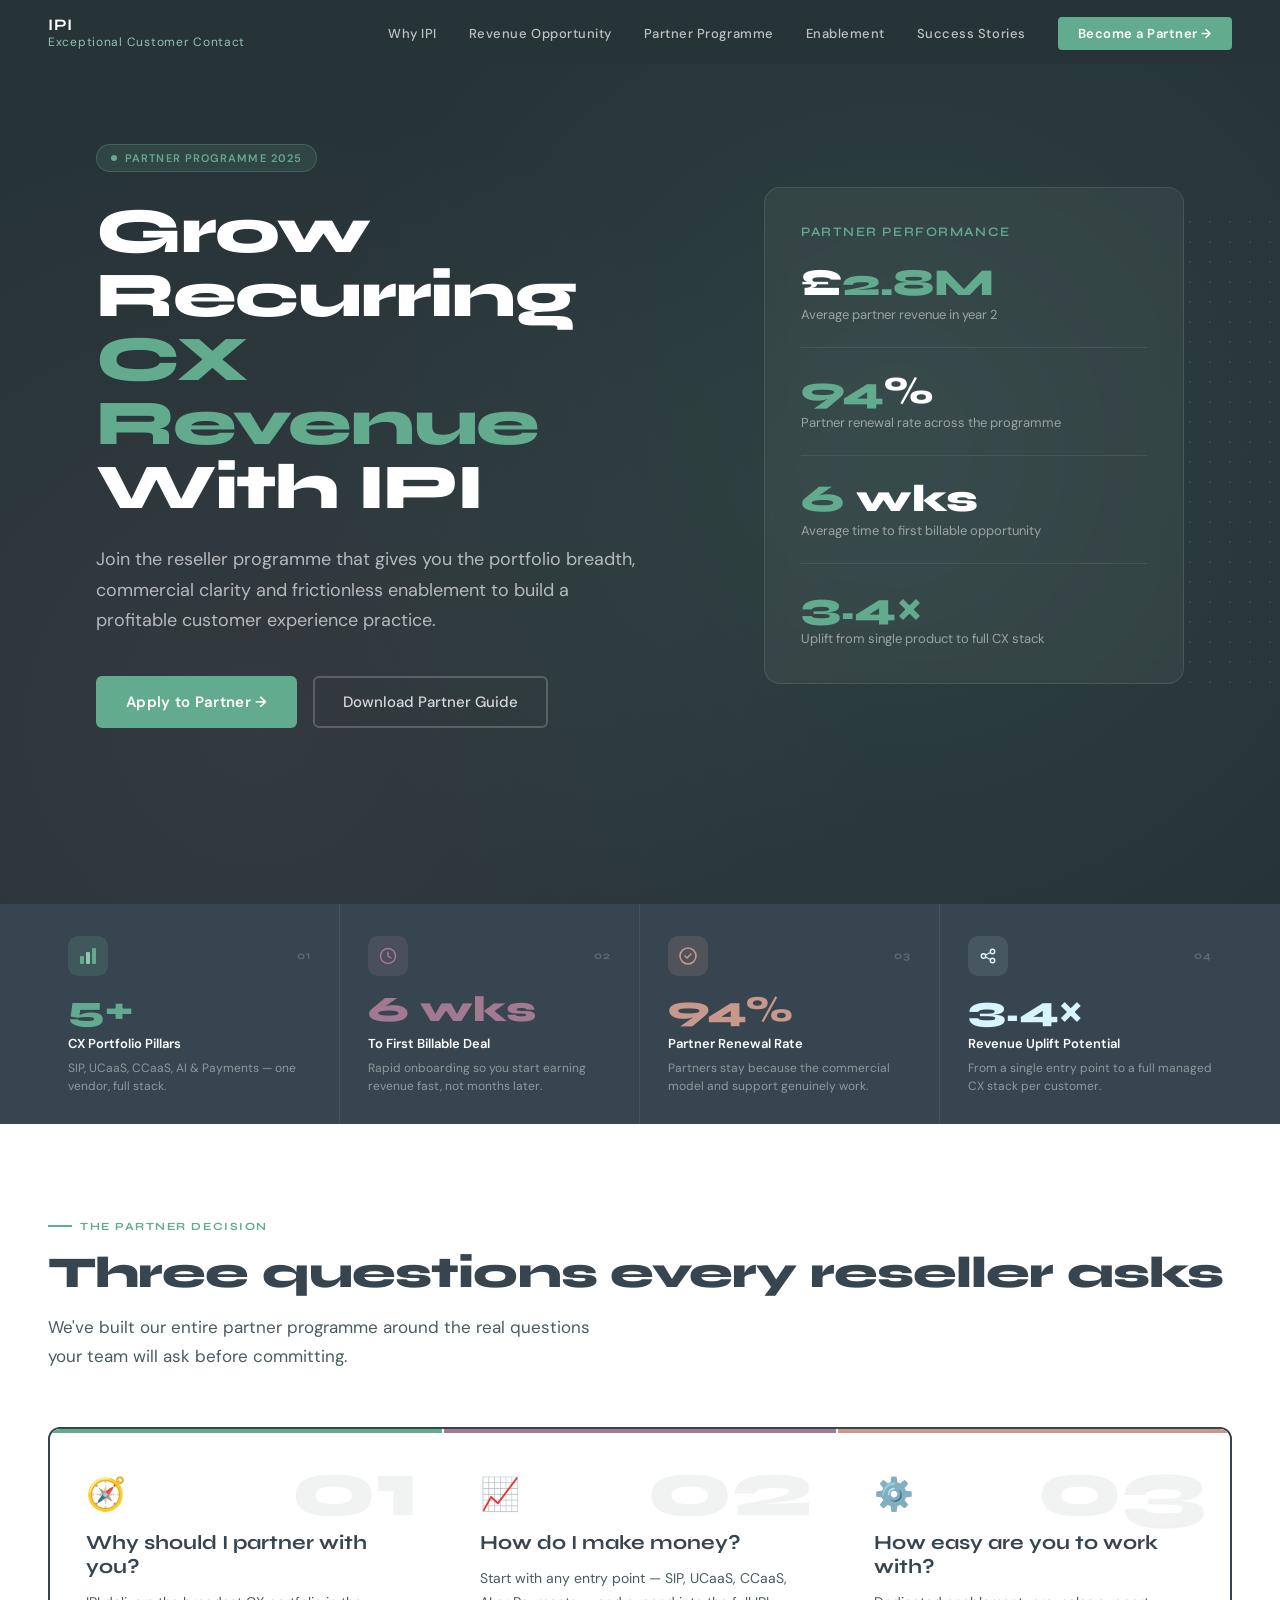
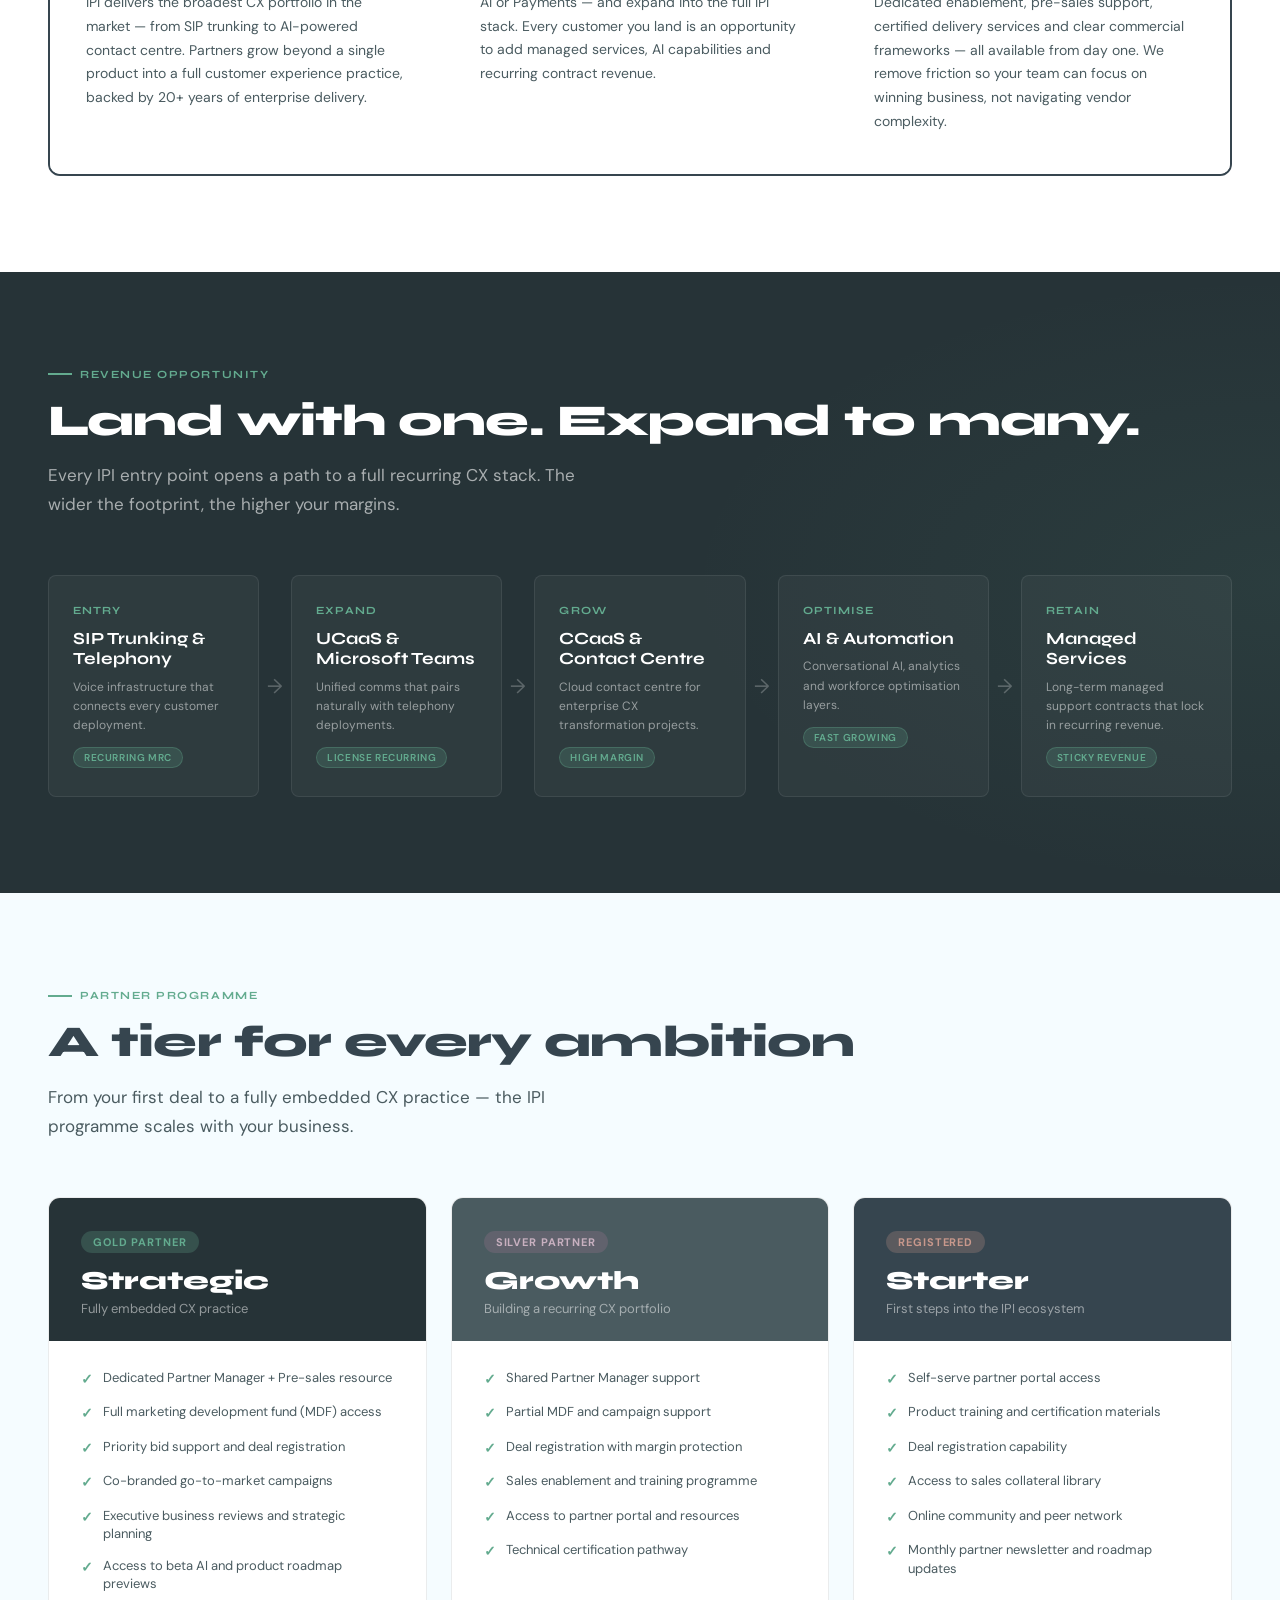
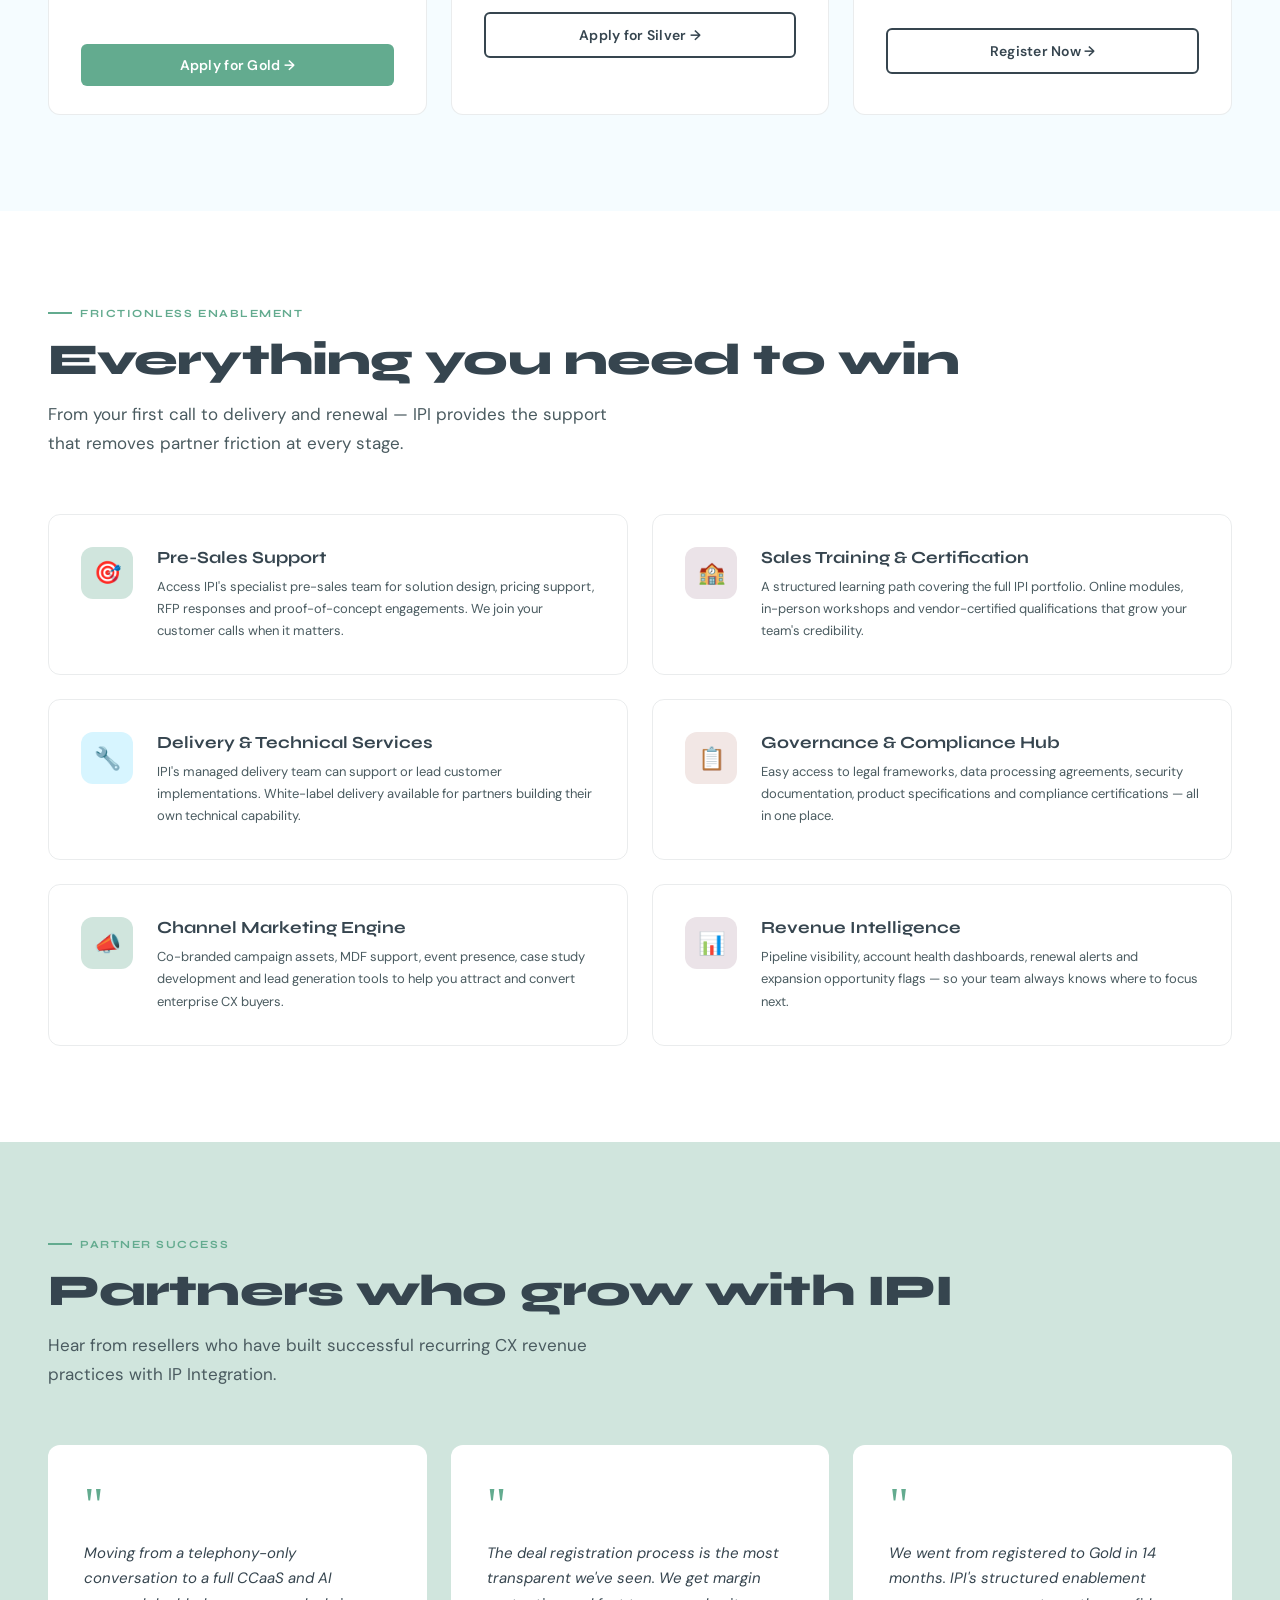
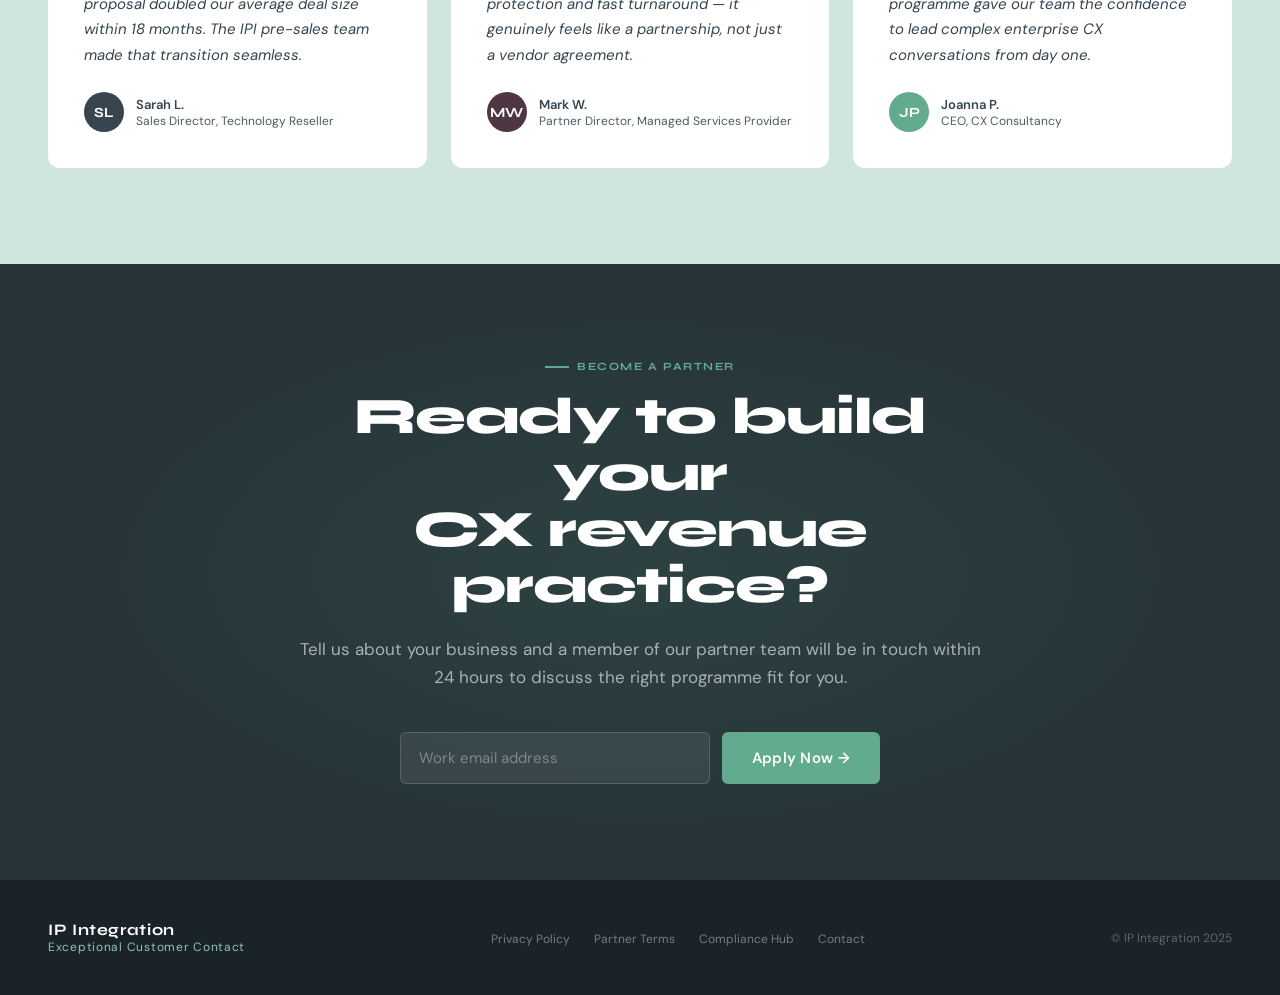
<file: assets/ipi-partner-website-mockup.html>
<!DOCTYPE html>
<html lang="en">
<head>
<meta charset="UTF-8">
<meta name="viewport" content="width=device-width, initial-scale=1.0">
<title>IPI Partner Programme — Exceptional Customer Contact</title>
<link rel="preconnect" href="https://fonts.googleapis.com">
<link href="https://fonts.googleapis.com/css2?family=Syne:wght@400;600;700;800&family=DM+Sans:wght@300;400;500&display=swap" rel="stylesheet">
<style>
  :root {
    --charcoal: #36454F;
    --charcoal-dark: #263337;
    --charcoal-mid: #4A5B60;
    --green: #63AB8F;
    --green-light: #91C4B0;
    --green-pale: #D0E5DD;
    --mauve: #A37992;
    --mauve-dark: #4F3645;
    --mauve-light: #B8AEB4;
    --salmon: #C8988C;
    --sky: #D7F5FF;
    --sky-pale: #EBFAFF;
    --white: #ffffff;
    --off-white: #F5FCFF;
    --text-body: #36454F;
    --font-display: 'Syne', sans-serif;
    --font-body: 'DM Sans', sans-serif;
  }

  *, *::before, *::after { box-sizing: border-box; margin: 0; padding: 0; }

  html { scroll-behavior: smooth; }

  body {
    font-family: var(--font-body);
    color: var(--text-body);
    background: var(--off-white);
    overflow-x: hidden;
  }

  /* ─── NAV ─── */
  nav {
    position: fixed; top: 0; left: 0; right: 0; z-index: 100;
    background: var(--charcoal-dark);
    display: flex; align-items: center; justify-content: space-between;
    padding: 0 48px;
    height: 64px;
  }

  .nav-logo {
    display: flex; align-items: center; gap: 12px;
  }

  .logo-mark {
    display: grid; grid-template-columns: 1fr 1fr 1fr; gap: 2px;
    width: 32px; height: 32px;
  }

  .logo-dot {
    width: 8px; height: 8px;
    border-radius: 50%;
    background: var(--white);
    opacity: 0.85;
  }

  .logo-text {
    font-family: var(--font-display);
    font-size: 18px;
    font-weight: 700;
    color: var(--white);
    letter-spacing: 0.04em;
  }

  .logo-sub {
    font-size: 10px;
    font-weight: 400;
    color: var(--green-light);
    letter-spacing: 0.08em;
    text-transform: uppercase;
    line-height: 1.2;
  }

  .nav-links {
    display: flex; gap: 32px; list-style: none;
  }

  .nav-links a {
    font-size: 13px;
    font-weight: 500;
    color: rgba(255,255,255,0.7);
    text-decoration: none;
    letter-spacing: 0.04em;
    transition: color 0.2s;
  }

  .nav-links a:hover { color: var(--green); }

  .nav-cta {
    background: var(--green);
    color: var(--white) !important;
    padding: 8px 20px;
    border-radius: 4px;
    font-weight: 600 !important;
    letter-spacing: 0.04em;
  }

  .nav-cta:hover { background: var(--green-light); color: var(--charcoal) !important; }

  /* ─── HERO ─── */
  .hero {
    min-height: 100vh;
    background: var(--charcoal-dark);
    position: relative;
    overflow: hidden;
    display: flex;
    align-items: center;
    padding-top: 64px;
  }

  .hero-bg-pattern {
    position: absolute; inset: 0;
    background-image:
      radial-gradient(circle at 70% 50%, rgba(99,171,143,0.12) 0%, transparent 60%),
      radial-gradient(circle at 20% 80%, rgba(163,121,146,0.10) 0%, transparent 50%);
  }

  .hero-dots {
    position: absolute; right: 0; top: 50%;
    transform: translateY(-50%);
    width: 480px; height: 480px;
    opacity: 0.06;
    background-image: radial-gradient(circle, #fff 1.5px, transparent 1.5px);
    background-size: 20px 20px;
  }

  .hero-inner {
    position: relative; z-index: 2;
    max-width: 1200px; margin: 0 auto;
    padding: 80px 48px;
    display: grid;
    grid-template-columns: 1fr 420px;
    gap: 80px;
    align-items: center;
    width: 100%;
  }

  .hero-badge {
    display: inline-flex; align-items: center; gap: 8px;
    background: rgba(99,171,143,0.15);
    border: 1px solid rgba(99,171,143,0.3);
    padding: 6px 14px;
    border-radius: 100px;
    font-size: 11px;
    font-weight: 600;
    color: var(--green);
    letter-spacing: 0.1em;
    text-transform: uppercase;
    margin-bottom: 28px;
  }

  .hero-badge span { width: 6px; height: 6px; background: var(--green); border-radius: 50%; }

  .hero h1 {
    font-family: var(--font-display);
    font-size: clamp(42px, 5vw, 68px);
    font-weight: 800;
    color: var(--white);
    line-height: 1.0;
    letter-spacing: -0.02em;
    margin-bottom: 24px;
  }

  .hero h1 em {
    font-style: normal;
    color: var(--green);
  }

  .hero p {
    font-size: 18px;
    line-height: 1.7;
    color: rgba(255,255,255,0.65);
    max-width: 540px;
    margin-bottom: 40px;
  }

  .hero-actions {
    display: flex; gap: 16px; flex-wrap: wrap;
  }

  .btn-primary {
    background: var(--green);
    color: var(--white);
    padding: 14px 28px;
    border-radius: 6px;
    font-family: var(--font-body);
    font-size: 15px;
    font-weight: 600;
    text-decoration: none;
    letter-spacing: 0.02em;
    transition: all 0.2s;
    border: 2px solid var(--green);
  }

  .btn-primary:hover { background: #82BBA5; border-color: #82BBA5; }

  .btn-ghost {
    background: transparent;
    color: rgba(255,255,255,0.8);
    padding: 14px 28px;
    border-radius: 6px;
    font-family: var(--font-body);
    font-size: 15px;
    font-weight: 500;
    text-decoration: none;
    border: 2px solid rgba(255,255,255,0.2);
    transition: all 0.2s;
  }

  .btn-ghost:hover { border-color: rgba(255,255,255,0.5); color: #fff; }

  /* Hero card */
  .hero-card {
    background: rgba(255,255,255,0.05);
    border: 1px solid rgba(255,255,255,0.1);
    border-radius: 16px;
    padding: 36px;
    backdrop-filter: blur(10px);
  }

  .hero-card-title {
    font-family: var(--font-display);
    font-size: 13px;
    font-weight: 600;
    color: var(--green);
    letter-spacing: 0.12em;
    text-transform: uppercase;
    margin-bottom: 24px;
  }

  .hero-stat {
    margin-bottom: 24px;
    padding-bottom: 24px;
    border-bottom: 1px solid rgba(255,255,255,0.08);
  }

  .hero-stat:last-child { border-bottom: none; margin-bottom: 0; padding-bottom: 0; }

  .hero-stat-num {
    font-family: var(--font-display);
    font-size: 38px;
    font-weight: 800;
    color: var(--white);
    line-height: 1;
    margin-bottom: 4px;
  }

  .hero-stat-num span { color: var(--green); }

  .hero-stat-label {
    font-size: 13px;
    color: rgba(255,255,255,0.5);
    font-weight: 400;
  }

  /* ─── WHY IPI STRIP ─── */
  .why-strip {
    background: var(--charcoal);
    padding: 0;
  }

  .why-strip-inner {
    max-width: 1200px; margin: 0 auto;
    display: grid;
    grid-template-columns: repeat(4, 1fr);
  }

  .why-tile {
    padding: 32px 28px 28px;
    border-right: 1px solid rgba(255,255,255,0.08);
    display: flex;
    flex-direction: column;
    gap: 0;
    position: relative;
    transition: background 0.25s;
    cursor: default;
  }

  .why-tile:last-child { border-right: none; }
  .why-tile:hover { background: rgba(99,171,143,0.1); }

  .why-tile::after {
    content: '';
    position: absolute;
    bottom: 0; left: 28px; right: 28px;
    height: 3px;
    background: transparent;
    transition: background 0.25s;
    border-radius: 2px 2px 0 0;
  }

  .why-tile:hover::after { background: var(--green); }

  .why-tile-top {
    display: flex;
    align-items: center;
    justify-content: space-between;
    margin-bottom: 16px;
  }

  .why-icon-box {
    width: 40px; height: 40px;
    border-radius: 10px;
    display: flex; align-items: center; justify-content: center;
    flex-shrink: 0;
  }

  .why-icon-box svg { width: 20px; height: 20px; }

  .why-icon-box.c-green { background: rgba(99,171,143,0.18); }
  .why-icon-box.c-mauve { background: rgba(163,121,146,0.18); }
  .why-icon-box.c-salmon { background: rgba(200,152,140,0.18); }
  .why-icon-box.c-sky { background: rgba(215,245,255,0.10); }

  .why-tile-num {
    font-family: var(--font-display);
    font-size: 11px;
    font-weight: 700;
    color: rgba(255,255,255,0.2);
    letter-spacing: 0.1em;
  }

  .why-stat {
    font-family: var(--font-display);
    font-size: 36px;
    font-weight: 800;
    line-height: 1;
    margin-bottom: 8px;
  }

  .why-tile-title {
    font-size: 13px;
    font-weight: 600;
    color: var(--white);
    margin-bottom: 6px;
    line-height: 1.3;
  }

  .why-tile-body {
    font-size: 12px;
    color: rgba(255,255,255,0.45);
    line-height: 1.55;
  }

  /* ─── SECTION BASE ─── */
  section {
    padding: 96px 48px;
  }

  .section-inner {
    max-width: 1200px; margin: 0 auto;
  }

  .section-label {
    font-family: var(--font-display);
    font-size: 11px;
    font-weight: 700;
    color: var(--green);
    letter-spacing: 0.14em;
    text-transform: uppercase;
    margin-bottom: 16px;
    display: flex; align-items: center; gap: 8px;
  }

  .section-label::before {
    content: '';
    display: block;
    width: 24px; height: 2px;
    background: var(--green);
  }

  .section-heading {
    font-family: var(--font-display);
    font-size: clamp(30px, 3.5vw, 44px);
    font-weight: 800;
    color: var(--charcoal);
    line-height: 1.1;
    letter-spacing: -0.02em;
    margin-bottom: 16px;
  }

  .section-sub {
    font-size: 17px;
    line-height: 1.7;
    color: var(--charcoal-mid);
    max-width: 560px;
    margin-bottom: 56px;
  }

  /* ─── THREE QUESTIONS ─── */
  .questions-section {
    background: var(--white);
  }

  .questions-grid {
    display: grid;
    grid-template-columns: repeat(3, 1fr);
    gap: 2px;
    border: 2px solid var(--charcoal);
    border-radius: 12px;
    overflow: hidden;
  }

  .q-card {
    padding: 40px 36px;
    background: var(--white);
    position: relative;
    transition: background 0.3s;
  }

  .q-card:hover { background: var(--off-white); }

  .q-number {
    font-family: var(--font-display);
    font-size: 80px;
    font-weight: 800;
    line-height: 1;
    margin-bottom: 20px;
    opacity: 0.07;
    color: var(--charcoal);
    position: absolute;
    top: 16px; right: 24px;
  }

  .q-icon { font-size: 32px; margin-bottom: 16px; }

  .q-title {
    font-family: var(--font-display);
    font-size: 20px;
    font-weight: 700;
    color: var(--charcoal);
    margin-bottom: 12px;
    line-height: 1.2;
  }

  .q-body {
    font-size: 14px;
    line-height: 1.7;
    color: var(--charcoal-mid);
  }

  .q-card-accent { border-top: 4px solid var(--green); }
  .q-card-accent-2 { border-top: 4px solid var(--mauve); }
  .q-card-accent-3 { border-top: 4px solid var(--salmon); }

  /* ─── REVENUE JOURNEY ─── */
  .revenue-section {
    background: var(--charcoal-dark);
    position: relative;
    overflow: hidden;
  }

  .revenue-section .section-heading { color: var(--white); }
  .revenue-section .section-sub { color: rgba(255,255,255,0.6); }
  .revenue-section .section-label { color: var(--green); }
  .revenue-section .section-label::before { background: var(--green); }

  .revenue-bg {
    position: absolute; top: 0; right: 0;
    width: 600px; height: 100%;
    background: radial-gradient(ellipse at right, rgba(99,171,143,0.08) 0%, transparent 70%);
    pointer-events: none;
  }

  .revenue-journey {
    display: flex;
    align-items: stretch;
    gap: 0;
    position: relative;
  }

  .revenue-step {
    flex: 1;
    background: rgba(255,255,255,0.04);
    border: 1px solid rgba(255,255,255,0.08);
    border-radius: 8px;
    padding: 28px 24px;
    position: relative;
    transition: background 0.3s;
  }

  .revenue-step:hover { background: rgba(99,171,143,0.1); border-color: rgba(99,171,143,0.3); }

  .revenue-arrow {
    display: flex; align-items: center; padding: 0 8px;
    color: rgba(255,255,255,0.25);
    font-size: 20px;
  }

  .rev-step-num {
    font-family: var(--font-display);
    font-size: 11px;
    font-weight: 700;
    color: var(--green);
    letter-spacing: 0.1em;
    text-transform: uppercase;
    margin-bottom: 12px;
  }

  .rev-step-label {
    font-size: 11px;
    font-weight: 600;
    color: rgba(255,255,255,0.4);
    text-transform: uppercase;
    letter-spacing: 0.08em;
    margin-bottom: 8px;
  }

  .rev-step-title {
    font-family: var(--font-display);
    font-size: 17px;
    font-weight: 700;
    color: var(--white);
    margin-bottom: 8px;
    line-height: 1.2;
  }

  .rev-step-body {
    font-size: 12px;
    line-height: 1.6;
    color: rgba(255,255,255,0.5);
  }

  .rev-step-badge {
    display: inline-block;
    margin-top: 12px;
    background: rgba(99,171,143,0.2);
    border: 1px solid rgba(99,171,143,0.3);
    color: var(--green);
    font-size: 10px;
    font-weight: 600;
    padding: 3px 10px;
    border-radius: 100px;
    letter-spacing: 0.06em;
    text-transform: uppercase;
  }

  /* ─── PROGRAMME TIERS ─── */
  .tiers-section {
    background: var(--off-white);
  }

  .tiers-grid {
    display: grid;
    grid-template-columns: repeat(3, 1fr);
    gap: 24px;
  }

  .tier-card {
    background: var(--white);
    border-radius: 12px;
    overflow: hidden;
    border: 1px solid rgba(54,69,79,0.1);
    transition: transform 0.3s, box-shadow 0.3s;
  }

  .tier-card:hover {
    transform: translateY(-6px);
    box-shadow: 0 24px 48px rgba(54,69,79,0.12);
  }

  .tier-header {
    padding: 32px 32px 24px;
    background: var(--charcoal);
  }

  .tier-header.gold { background: var(--charcoal-dark); }
  .tier-header.silver { background: var(--charcoal-mid); }
  .tier-header.registered { background: var(--charcoal); }

  .tier-badge {
    display: inline-block;
    padding: 4px 12px;
    border-radius: 100px;
    font-size: 11px;
    font-weight: 700;
    letter-spacing: 0.08em;
    text-transform: uppercase;
    margin-bottom: 12px;
  }

  .tier-badge.gold { background: rgba(99,171,143,0.25); color: var(--green); }
  .tier-badge.silver { background: rgba(163,121,146,0.25); color: #C8B0C0; }
  .tier-badge.registered { background: rgba(200,152,140,0.25); color: var(--salmon); }

  .tier-name {
    font-family: var(--font-display);
    font-size: 26px;
    font-weight: 800;
    color: var(--white);
    margin-bottom: 4px;
  }

  .tier-subtitle {
    font-size: 13px;
    color: rgba(255,255,255,0.5);
  }

  .tier-body {
    padding: 28px 32px;
  }

  .tier-feature {
    display: flex;
    align-items: flex-start;
    gap: 10px;
    margin-bottom: 14px;
    font-size: 13px;
    color: var(--charcoal-mid);
    line-height: 1.4;
  }

  .tier-feature .check {
    color: var(--green);
    font-weight: 700;
    font-size: 14px;
    flex-shrink: 0;
    margin-top: 1px;
  }

  .tier-cta {
    margin: 8px 32px 28px;
    display: block;
    text-align: center;
    padding: 12px;
    border-radius: 6px;
    font-size: 14px;
    font-weight: 600;
    text-decoration: none;
    letter-spacing: 0.02em;
    transition: all 0.2s;
  }

  .tier-cta.green { background: var(--green); color: var(--white); }
  .tier-cta.green:hover { background: var(--green-light); }
  .tier-cta.outline { background: transparent; color: var(--charcoal); border: 2px solid var(--charcoal); }
  .tier-cta.outline:hover { background: var(--charcoal); color: var(--white); }

  /* ─── ENABLEMENT ─── */
  .enablement-section {
    background: var(--white);
  }

  .enablement-grid {
    display: grid;
    grid-template-columns: repeat(2, 1fr);
    gap: 24px;
  }

  .enable-card {
    padding: 32px;
    border-radius: 12px;
    border: 1px solid rgba(54,69,79,0.1);
    display: flex;
    gap: 24px;
    align-items: flex-start;
    transition: border-color 0.3s, box-shadow 0.3s;
  }

  .enable-card:hover {
    border-color: var(--green);
    box-shadow: 0 8px 24px rgba(99,171,143,0.1);
  }

  .enable-icon {
    width: 52px; height: 52px;
    border-radius: 12px;
    display: flex; align-items: center; justify-content: center;
    font-size: 22px;
    flex-shrink: 0;
  }

  .enable-icon.green { background: var(--green-pale); }
  .enable-icon.mauve { background: #EBE3E8; }
  .enable-icon.sky { background: var(--sky); }
  .enable-icon.salmon { background: #F2E7E5; }

  .enable-title {
    font-family: var(--font-display);
    font-size: 17px;
    font-weight: 700;
    color: var(--charcoal);
    margin-bottom: 8px;
  }

  .enable-body {
    font-size: 13px;
    line-height: 1.7;
    color: var(--charcoal-mid);
  }

  /* ─── SOCIAL PROOF ─── */
  .proof-section {
    background: var(--green-pale);
  }

  .proof-grid {
    display: grid;
    grid-template-columns: repeat(3, 1fr);
    gap: 24px;
  }

  .proof-card {
    background: var(--white);
    border-radius: 12px;
    padding: 36px;
    position: relative;
  }

  .proof-quote {
    font-size: 48px;
    line-height: 1;
    color: var(--green);
    font-family: Georgia, serif;
    margin-bottom: 12px;
  }

  .proof-text {
    font-size: 15px;
    line-height: 1.7;
    color: var(--charcoal);
    margin-bottom: 24px;
    font-style: italic;
  }

  .proof-author {
    display: flex; align-items: center; gap: 12px;
  }

  .proof-avatar {
    width: 40px; height: 40px;
    border-radius: 50%;
    background: var(--charcoal);
    display: flex; align-items: center; justify-content: center;
    font-family: var(--font-display);
    font-size: 14px;
    font-weight: 700;
    color: var(--white);
  }

  .proof-name {
    font-size: 13px;
    font-weight: 600;
    color: var(--charcoal);
  }

  .proof-role {
    font-size: 12px;
    color: var(--charcoal-mid);
  }

  /* ─── CTA SECTION ─── */
  .cta-section {
    background: var(--charcoal-dark);
    text-align: center;
    padding: 96px 48px;
    position: relative;
    overflow: hidden;
  }

  .cta-bg {
    position: absolute; inset: 0;
    background: radial-gradient(ellipse at center, rgba(99,171,143,0.12) 0%, transparent 70%);
  }

  .cta-inner { position: relative; z-index: 2; max-width: 700px; margin: 0 auto; }

  .cta-section h2 {
    font-family: var(--font-display);
    font-size: clamp(34px, 4vw, 52px);
    font-weight: 800;
    color: var(--white);
    line-height: 1.1;
    letter-spacing: -0.02em;
    margin-bottom: 20px;
  }

  .cta-section p {
    font-size: 17px;
    color: rgba(255,255,255,0.6);
    line-height: 1.7;
    margin-bottom: 40px;
  }

  .cta-form {
    display: flex; gap: 12px; max-width: 480px; margin: 0 auto;
  }

  .cta-input {
    flex: 1;
    background: rgba(255,255,255,0.08);
    border: 1px solid rgba(255,255,255,0.15);
    border-radius: 6px;
    padding: 14px 18px;
    color: var(--white);
    font-family: var(--font-body);
    font-size: 15px;
    outline: none;
  }

  .cta-input::placeholder { color: rgba(255,255,255,0.35); }
  .cta-input:focus { border-color: var(--green); }

  /* ─── FOOTER ─── */
  footer {
    background: #1A2428;
    padding: 40px 48px;
    display: flex;
    align-items: center;
    justify-content: space-between;
    flex-wrap: wrap;
    gap: 16px;
  }

  .footer-left {
    display: flex; align-items: center; gap: 16px;
  }

  .footer-logo {
    font-family: var(--font-display);
    font-size: 16px;
    font-weight: 700;
    color: var(--white);
    letter-spacing: 0.04em;
  }

  .footer-tagline {
    font-size: 12px;
    color: var(--green-light);
    letter-spacing: 0.06em;
  }

  .footer-links {
    display: flex; gap: 24px; list-style: none;
  }

  .footer-links a {
    font-size: 12px;
    color: rgba(255,255,255,0.4);
    text-decoration: none;
    transition: color 0.2s;
  }

  .footer-links a:hover { color: rgba(255,255,255,0.7); }

  .footer-copy {
    font-size: 12px;
    color: rgba(255,255,255,0.3);
  }

  /* ─── ANIMATIONS ─── */
  @keyframes fadeUp {
    from { opacity: 0; transform: translateY(24px); }
    to { opacity: 1; transform: translateY(0); }
  }

  .hero-content > * {
    opacity: 0;
    animation: fadeUp 0.7s ease forwards;
  }

  .hero-content > *:nth-child(1) { animation-delay: 0.1s; }
  .hero-content > *:nth-child(2) { animation-delay: 0.25s; }
  .hero-content > *:nth-child(3) { animation-delay: 0.4s; }
  .hero-content > *:nth-child(4) { animation-delay: 0.55s; }

  .hero-card {
    animation: fadeUp 0.7s ease forwards 0.5s;
    opacity: 0;
  }

  /* divider */
  .divider {
    width: 48px; height: 3px;
    background: var(--green);
    margin-bottom: 40px;
  }
</style>
</head>
<body>

<!-- NAV -->
<nav>
  <div class="nav-logo">
    <div>
      <div class="footer-logo">IPI</div>
      <div class="footer-tagline">Exceptional Customer Contact</div>
    </div>
  </div>
  <ul class="nav-links">
    <li><a href="#">Why IPI</a></li>
    <li><a href="#">Revenue Opportunity</a></li>
    <li><a href="#">Partner Programme</a></li>
    <li><a href="#">Enablement</a></li>
    <li><a href="#">Success Stories</a></li>
    <li><a href="#" class="nav-cta">Become a Partner →</a></li>
  </ul>
</nav>

<!-- HERO -->
<section class="hero">
  <div class="hero-bg-pattern"></div>
  <div class="hero-dots"></div>
  <div class="hero-inner">
    <div class="hero-content">
      <div class="hero-badge"><span></span>Partner Programme 2025</div>
      <h1>Grow Recurring<br><em>CX Revenue</em><br>With IPI</h1>
      <p>Join the reseller programme that gives you the portfolio breadth, commercial clarity and frictionless enablement to build a profitable customer experience practice.</p>
      <div class="hero-actions">
        <a href="#" class="btn-primary">Apply to Partner →</a>
        <a href="#" class="btn-ghost">Download Partner Guide</a>
      </div>
    </div>
    <div class="hero-card">
      <div class="hero-card-title">Partner Performance</div>
      <div class="hero-stat">
        <div class="hero-stat-num">£<span>2.8M</span></div>
        <div class="hero-stat-label">Average partner revenue in year 2</div>
      </div>
      <div class="hero-stat">
        <div class="hero-stat-num"><span>94</span>%</div>
        <div class="hero-stat-label">Partner renewal rate across the programme</div>
      </div>
      <div class="hero-stat">
        <div class="hero-stat-num"><span>6</span> wks</div>
        <div class="hero-stat-label">Average time to first billable opportunity</div>
      </div>
      <div class="hero-stat">
        <div class="hero-stat-num"><span>3.4×</span></div>
        <div class="hero-stat-label">Uplift from single product to full CX stack</div>
      </div>
    </div>
  </div>
</section>

<!-- WHY STRIP -->
<div class="why-strip">
  <div class="why-strip-inner">

    <div class="why-tile">
      <div class="why-tile-top">
        <div class="why-icon-box c-green">
          <svg viewBox="0 0 20 20" fill="none" xmlns="http://www.w3.org/2000/svg">
            <rect x="2" y="10" width="4" height="8" rx="1" fill="#63AB8F"/>
            <rect x="8" y="6" width="4" height="12" rx="1" fill="#91C4B0"/>
            <rect x="14" y="2" width="4" height="16" rx="1" fill="#63AB8F"/>
          </svg>
        </div>
        <div class="why-tile-num">01</div>
      </div>
      <div class="why-stat" style="color:#63AB8F;">5+</div>
      <div class="why-tile-title">CX Portfolio Pillars</div>
      <div class="why-tile-body">SIP, UCaaS, CCaaS, AI &amp; Payments — one vendor, full stack.</div>
    </div>

    <div class="why-tile">
      <div class="why-tile-top">
        <div class="why-icon-box c-mauve">
          <svg viewBox="0 0 20 20" fill="none" xmlns="http://www.w3.org/2000/svg">
            <circle cx="10" cy="10" r="7.5" stroke="#A37992" stroke-width="1.5"/>
            <path d="M10 6v4l3 2" stroke="#A37992" stroke-width="1.5" stroke-linecap="round"/>
          </svg>
        </div>
        <div class="why-tile-num">02</div>
      </div>
      <div class="why-stat" style="color:#A37992;">6 wks</div>
      <div class="why-tile-title">To First Billable Deal</div>
      <div class="why-tile-body">Rapid onboarding so you start earning revenue fast, not months later.</div>
    </div>

    <div class="why-tile">
      <div class="why-tile-top">
        <div class="why-icon-box c-salmon">
          <svg viewBox="0 0 20 20" fill="none" xmlns="http://www.w3.org/2000/svg">
            <path d="M10 2C5.6 2 2 5.6 2 10s3.6 8 8 8 8-3.6 8-8-3.6-8-8-8z" stroke="#C8988C" stroke-width="1.5"/>
            <path d="M7 10l2 2 4-4" stroke="#C8988C" stroke-width="1.5" stroke-linecap="round" stroke-linejoin="round"/>
          </svg>
        </div>
        <div class="why-tile-num">03</div>
      </div>
      <div class="why-stat" style="color:#C8988C;">94%</div>
      <div class="why-tile-title">Partner Renewal Rate</div>
      <div class="why-tile-body">Partners stay because the commercial model and support genuinely work.</div>
    </div>

    <div class="why-tile">
      <div class="why-tile-top">
        <div class="why-icon-box c-sky">
          <svg viewBox="0 0 20 20" fill="none" xmlns="http://www.w3.org/2000/svg">
            <circle cx="5.5" cy="10" r="2.2" stroke="#D7F5FF" stroke-width="1.4"/>
            <circle cx="14.5" cy="5.5" r="2.2" stroke="#D7F5FF" stroke-width="1.4"/>
            <circle cx="14.5" cy="14.5" r="2.2" stroke="#D7F5FF" stroke-width="1.4"/>
            <line x1="7.5" y1="9" x2="12.5" y2="6.5" stroke="#D7F5FF" stroke-width="1.2"/>
            <line x1="7.5" y1="11" x2="12.5" y2="13.5" stroke="#D7F5FF" stroke-width="1.2"/>
          </svg>
        </div>
        <div class="why-tile-num">04</div>
      </div>
      <div class="why-stat" style="color:#D7F5FF;">3.4×</div>
      <div class="why-tile-title">Revenue Uplift Potential</div>
      <div class="why-tile-body">From a single entry point to a full managed CX stack per customer.</div>
    </div>

  </div>
</div>

<!-- THREE QUESTIONS -->
<section class="questions-section">
  <div class="section-inner">
    <div class="section-label">The Partner Decision</div>
    <h2 class="section-heading">Three questions every reseller asks</h2>
    <p class="section-sub">We've built our entire partner programme around the real questions your team will ask before committing.</p>

    <div class="questions-grid">
      <div class="q-card q-card-accent">
        <div class="q-number">01</div>
        <div class="q-icon">🧭</div>
        <div class="q-title">Why should I partner with you?</div>
        <div class="q-body">IPI delivers the broadest CX portfolio in the market — from SIP trunking to AI-powered contact centre. Partners grow beyond a single product into a full customer experience practice, backed by 20+ years of enterprise delivery.</div>
      </div>
      <div class="q-card q-card-accent-2">
        <div class="q-number">02</div>
        <div class="q-icon">📈</div>
        <div class="q-title">How do I make money?</div>
        <div class="q-body">Start with any entry point — SIP, UCaaS, CCaaS, AI or Payments — and expand into the full IPI stack. Every customer you land is an opportunity to add managed services, AI capabilities and recurring contract revenue.</div>
      </div>
      <div class="q-card q-card-accent-3">
        <div class="q-number">03</div>
        <div class="q-icon">⚙️</div>
        <div class="q-title">How easy are you to work with?</div>
        <div class="q-body">Dedicated enablement, pre-sales support, certified delivery services and clear commercial frameworks — all available from day one. We remove friction so your team can focus on winning business, not navigating vendor complexity.</div>
      </div>
    </div>
  </div>
</section>

<!-- REVENUE JOURNEY -->
<section class="revenue-section">
  <div class="revenue-bg"></div>
  <div class="section-inner" style="position:relative;z-index:2;">
    <div class="section-label">Revenue Opportunity</div>
    <h2 class="section-heading">Land with one. Expand to many.</h2>
    <p class="section-sub">Every IPI entry point opens a path to a full recurring CX stack. The wider the footprint, the higher your margins.</p>

    <div class="revenue-journey">
      <div class="revenue-step">
        <div class="rev-step-num">Entry</div>
        <div class="rev-step-title">SIP Trunking &amp; Telephony</div>
        <div class="rev-step-body">Voice infrastructure that connects every customer deployment.</div>
        <div class="rev-step-badge">Recurring MRC</div>
      </div>
      <div class="revenue-arrow">→</div>
      <div class="revenue-step">
        <div class="rev-step-num">Expand</div>
        <div class="rev-step-title">UCaaS &amp; Microsoft Teams</div>
        <div class="rev-step-body">Unified comms that pairs naturally with telephony deployments.</div>
        <div class="rev-step-badge">License Recurring</div>
      </div>
      <div class="revenue-arrow">→</div>
      <div class="revenue-step">
        <div class="rev-step-num">Grow</div>
        <div class="rev-step-title">CCaaS &amp; Contact Centre</div>
        <div class="rev-step-body">Cloud contact centre for enterprise CX transformation projects.</div>
        <div class="rev-step-badge">High Margin</div>
      </div>
      <div class="revenue-arrow">→</div>
      <div class="revenue-step">
        <div class="rev-step-num">Optimise</div>
        <div class="rev-step-title">AI &amp; Automation</div>
        <div class="rev-step-body">Conversational AI, analytics and workforce optimisation layers.</div>
        <div class="rev-step-badge">Fast Growing</div>
      </div>
      <div class="revenue-arrow">→</div>
      <div class="revenue-step">
        <div class="rev-step-num">Retain</div>
        <div class="rev-step-title">Managed Services</div>
        <div class="rev-step-body">Long-term managed support contracts that lock in recurring revenue.</div>
        <div class="rev-step-badge">Sticky Revenue</div>
      </div>
    </div>
  </div>
</section>

<!-- PARTNER TIERS -->
<section class="tiers-section">
  <div class="section-inner">
    <div class="section-label">Partner Programme</div>
    <h2 class="section-heading">A tier for every ambition</h2>
    <p class="section-sub">From your first deal to a fully embedded CX practice — the IPI programme scales with your business.</p>

    <div class="tiers-grid">
      <div class="tier-card">
        <div class="tier-header gold">
          <div class="tier-badge gold">Gold Partner</div>
          <div class="tier-name">Strategic</div>
          <div class="tier-subtitle">Fully embedded CX practice</div>
        </div>
        <div class="tier-body">
          <div class="tier-feature"><span class="check">✓</span> Dedicated Partner Manager + Pre-sales resource</div>
          <div class="tier-feature"><span class="check">✓</span> Full marketing development fund (MDF) access</div>
          <div class="tier-feature"><span class="check">✓</span> Priority bid support and deal registration</div>
          <div class="tier-feature"><span class="check">✓</span> Co-branded go-to-market campaigns</div>
          <div class="tier-feature"><span class="check">✓</span> Executive business reviews and strategic planning</div>
          <div class="tier-feature"><span class="check">✓</span> Access to beta AI and product roadmap previews</div>
        </div>
        <a href="#" class="tier-cta green">Apply for Gold →</a>
      </div>

      <div class="tier-card">
        <div class="tier-header silver">
          <div class="tier-badge silver">Silver Partner</div>
          <div class="tier-name">Growth</div>
          <div class="tier-subtitle">Building a recurring CX portfolio</div>
        </div>
        <div class="tier-body">
          <div class="tier-feature"><span class="check">✓</span> Shared Partner Manager support</div>
          <div class="tier-feature"><span class="check">✓</span> Partial MDF and campaign support</div>
          <div class="tier-feature"><span class="check">✓</span> Deal registration with margin protection</div>
          <div class="tier-feature"><span class="check">✓</span> Sales enablement and training programme</div>
          <div class="tier-feature"><span class="check">✓</span> Access to partner portal and resources</div>
          <div class="tier-feature"><span class="check">✓</span> Technical certification pathway</div>
        </div>
        <a href="#" class="tier-cta outline">Apply for Silver →</a>
      </div>

      <div class="tier-card">
        <div class="tier-header registered">
          <div class="tier-badge registered">Registered</div>
          <div class="tier-name">Starter</div>
          <div class="tier-subtitle">First steps into the IPI ecosystem</div>
        </div>
        <div class="tier-body">
          <div class="tier-feature"><span class="check">✓</span> Self-serve partner portal access</div>
          <div class="tier-feature"><span class="check">✓</span> Product training and certification materials</div>
          <div class="tier-feature"><span class="check">✓</span> Deal registration capability</div>
          <div class="tier-feature"><span class="check">✓</span> Access to sales collateral library</div>
          <div class="tier-feature"><span class="check">✓</span> Online community and peer network</div>
          <div class="tier-feature"><span class="check">✓</span> Monthly partner newsletter and roadmap updates</div>
        </div>
        <a href="#" class="tier-cta outline">Register Now →</a>
      </div>
    </div>
  </div>
</section>

<!-- ENABLEMENT -->
<section class="enablement-section">
  <div class="section-inner">
    <div class="section-label">Frictionless Enablement</div>
    <h2 class="section-heading">Everything you need to win</h2>
    <p class="section-sub">From your first call to delivery and renewal — IPI provides the support that removes partner friction at every stage.</p>

    <div class="enablement-grid">
      <div class="enable-card">
        <div class="enable-icon green">🎯</div>
        <div>
          <div class="enable-title">Pre-Sales Support</div>
          <div class="enable-body">Access IPI's specialist pre-sales team for solution design, pricing support, RFP responses and proof-of-concept engagements. We join your customer calls when it matters.</div>
        </div>
      </div>
      <div class="enable-card">
        <div class="enable-icon mauve">🏫</div>
        <div>
          <div class="enable-title">Sales Training & Certification</div>
          <div class="enable-body">A structured learning path covering the full IPI portfolio. Online modules, in-person workshops and vendor-certified qualifications that grow your team's credibility.</div>
        </div>
      </div>
      <div class="enable-card">
        <div class="enable-icon sky">🔧</div>
        <div>
          <div class="enable-title">Delivery & Technical Services</div>
          <div class="enable-body">IPI's managed delivery team can support or lead customer implementations. White-label delivery available for partners building their own technical capability.</div>
        </div>
      </div>
      <div class="enable-card">
        <div class="enable-icon salmon">📋</div>
        <div>
          <div class="enable-title">Governance & Compliance Hub</div>
          <div class="enable-body">Easy access to legal frameworks, data processing agreements, security documentation, product specifications and compliance certifications — all in one place.</div>
        </div>
      </div>
      <div class="enable-card">
        <div class="enable-icon green">📣</div>
        <div>
          <div class="enable-title">Channel Marketing Engine</div>
          <div class="enable-body">Co-branded campaign assets, MDF support, event presence, case study development and lead generation tools to help you attract and convert enterprise CX buyers.</div>
        </div>
      </div>
      <div class="enable-card">
        <div class="enable-icon mauve">📊</div>
        <div>
          <div class="enable-title">Revenue Intelligence</div>
          <div class="enable-body">Pipeline visibility, account health dashboards, renewal alerts and expansion opportunity flags — so your team always knows where to focus next.</div>
        </div>
      </div>
    </div>
  </div>
</section>

<!-- SOCIAL PROOF -->
<section class="proof-section">
  <div class="section-inner">
    <div class="section-label">Partner Success</div>
    <h2 class="section-heading">Partners who grow with IPI</h2>
    <p class="section-sub">Hear from resellers who have built successful recurring CX revenue practices with IP Integration.</p>

    <div class="proof-grid">
      <div class="proof-card">
        <div class="proof-quote">"</div>
        <div class="proof-text">Moving from a telephony-only conversation to a full CCaaS and AI proposal doubled our average deal size within 18 months. The IPI pre-sales team made that transition seamless.</div>
        <div class="proof-author">
          <div class="proof-avatar" style="background: var(--charcoal);">SL</div>
          <div>
            <div class="proof-name">Sarah L.</div>
            <div class="proof-role">Sales Director, Technology Reseller</div>
          </div>
        </div>
      </div>
      <div class="proof-card">
        <div class="proof-quote">"</div>
        <div class="proof-text">The deal registration process is the most transparent we've seen. We get margin protection and fast turnaround — it genuinely feels like a partnership, not just a vendor agreement.</div>
        <div class="proof-author">
          <div class="proof-avatar" style="background: var(--mauve-dark);">MW</div>
          <div>
            <div class="proof-name">Mark W.</div>
            <div class="proof-role">Partner Director, Managed Services Provider</div>
          </div>
        </div>
      </div>
      <div class="proof-card">
        <div class="proof-quote">"</div>
        <div class="proof-text">We went from registered to Gold in 14 months. IPI's structured enablement programme gave our team the confidence to lead complex enterprise CX conversations from day one.</div>
        <div class="proof-author">
          <div class="proof-avatar" style="background: var(--green);">JP</div>
          <div>
            <div class="proof-name">Joanna P.</div>
            <div class="proof-role">CEO, CX Consultancy</div>
          </div>
        </div>
      </div>
    </div>
  </div>
</section>

<!-- CTA -->
<section class="cta-section">
  <div class="cta-bg"></div>
  <div class="cta-inner">
    <div class="section-label" style="color:var(--green);justify-content:center;">Become a Partner</div>
    <h2>Ready to build your<br>CX revenue practice?</h2>
    <p>Tell us about your business and a member of our partner team will be in touch within 24 hours to discuss the right programme fit for you.</p>
    <div class="cta-form">
      <input class="cta-input" type="email" placeholder="Work email address">
      <a href="#" class="btn-primary" style="white-space:nowrap;">Apply Now →</a>
    </div>
  </div>
</section>

<!-- FOOTER -->
<footer>
  <div class="footer-left">
    <div>
      <div class="footer-logo">IP Integration</div>
      <div class="footer-tagline">Exceptional Customer Contact</div>
    </div>
  </div>
  <ul class="footer-links">
    <li><a href="#">Privacy Policy</a></li>
    <li><a href="#">Partner Terms</a></li>
    <li><a href="#">Compliance Hub</a></li>
    <li><a href="#">Contact</a></li>
  </ul>
  <div class="footer-copy">© IP Integration 2025</div>
</footer>

</body>
</html>
</file>
